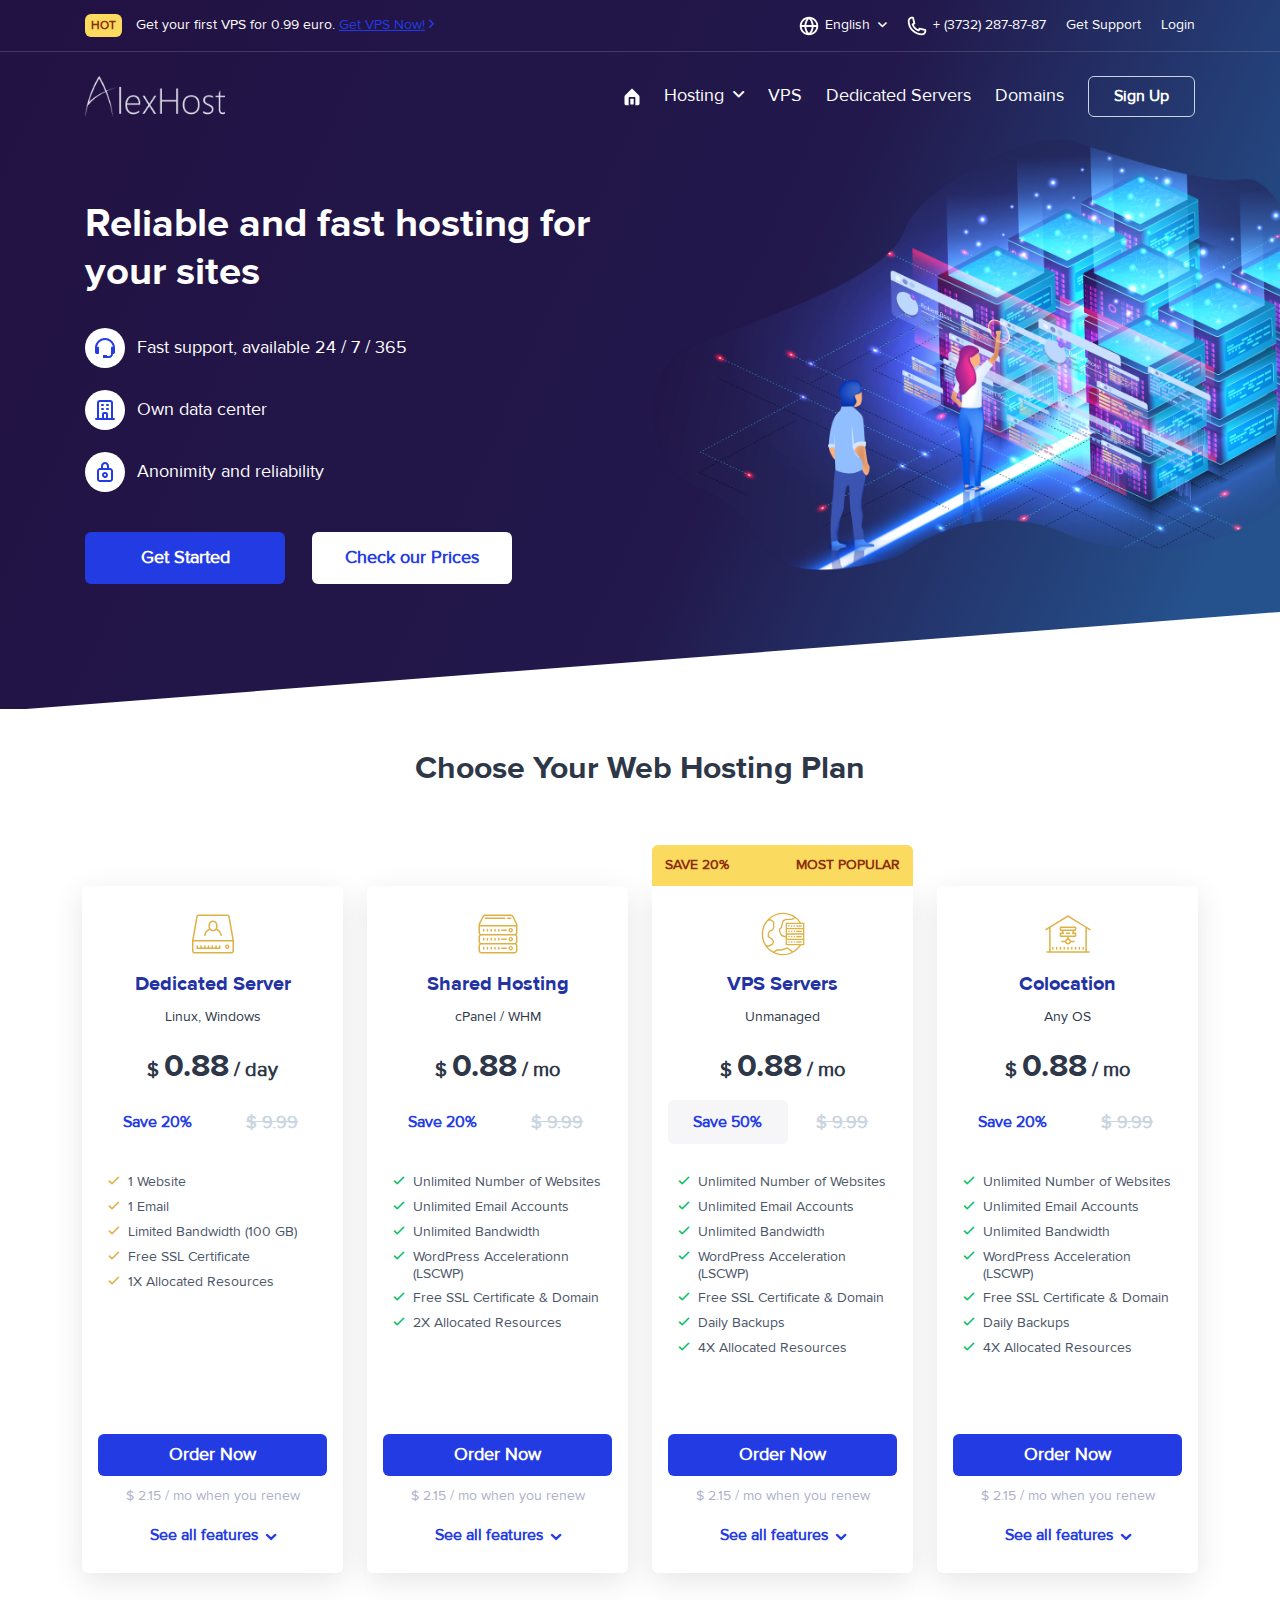
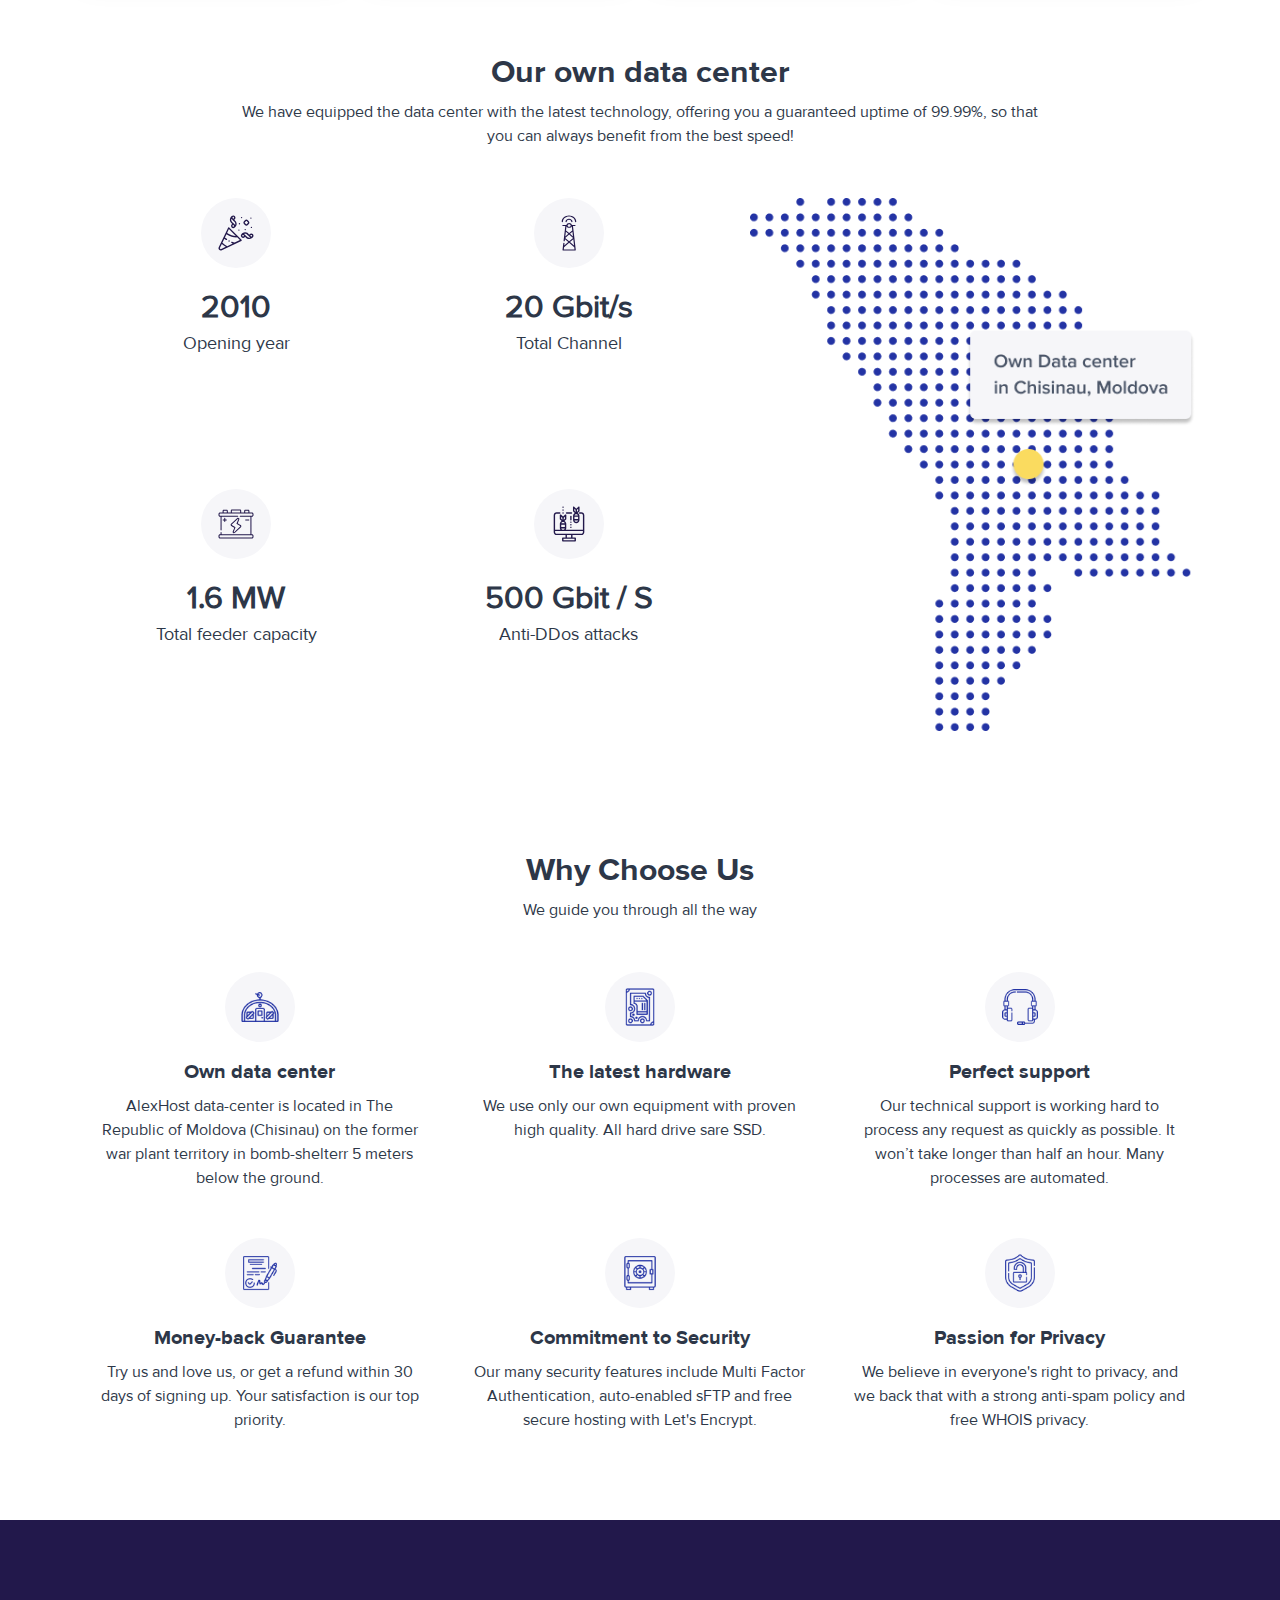
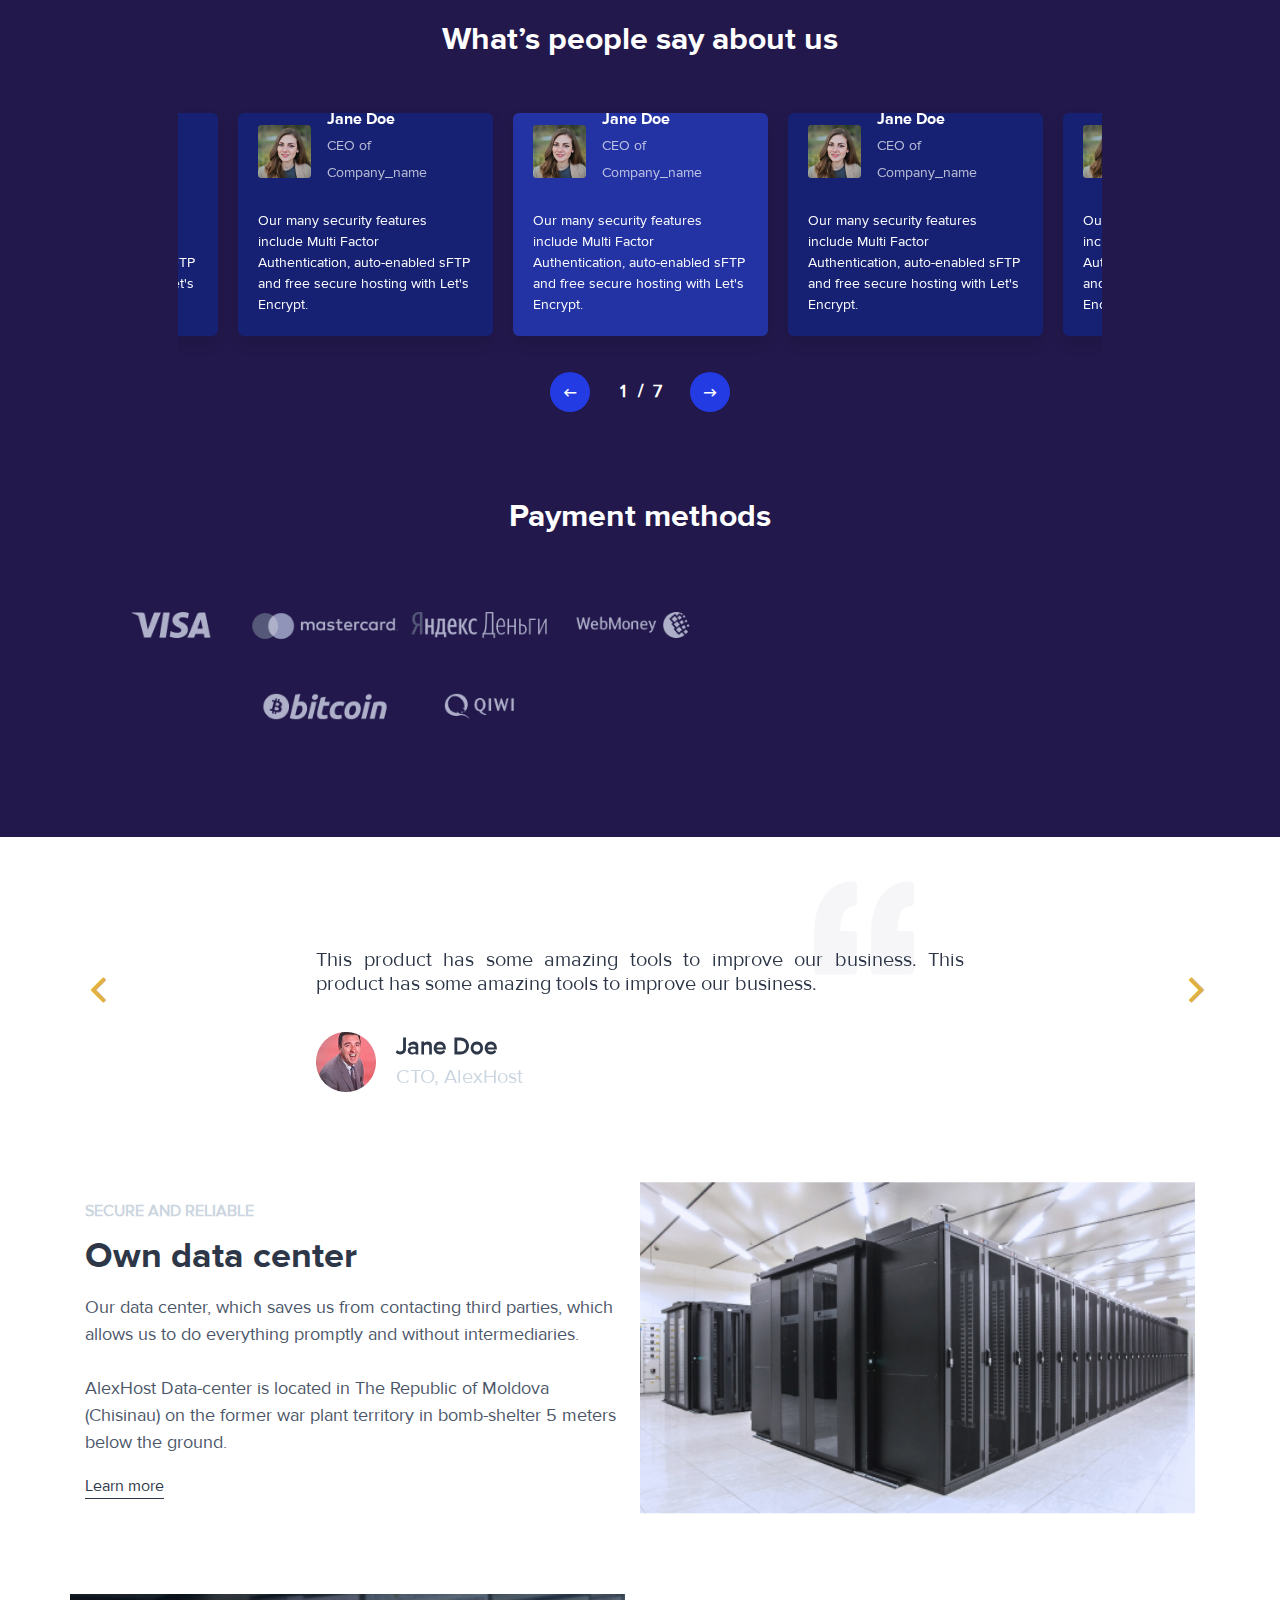
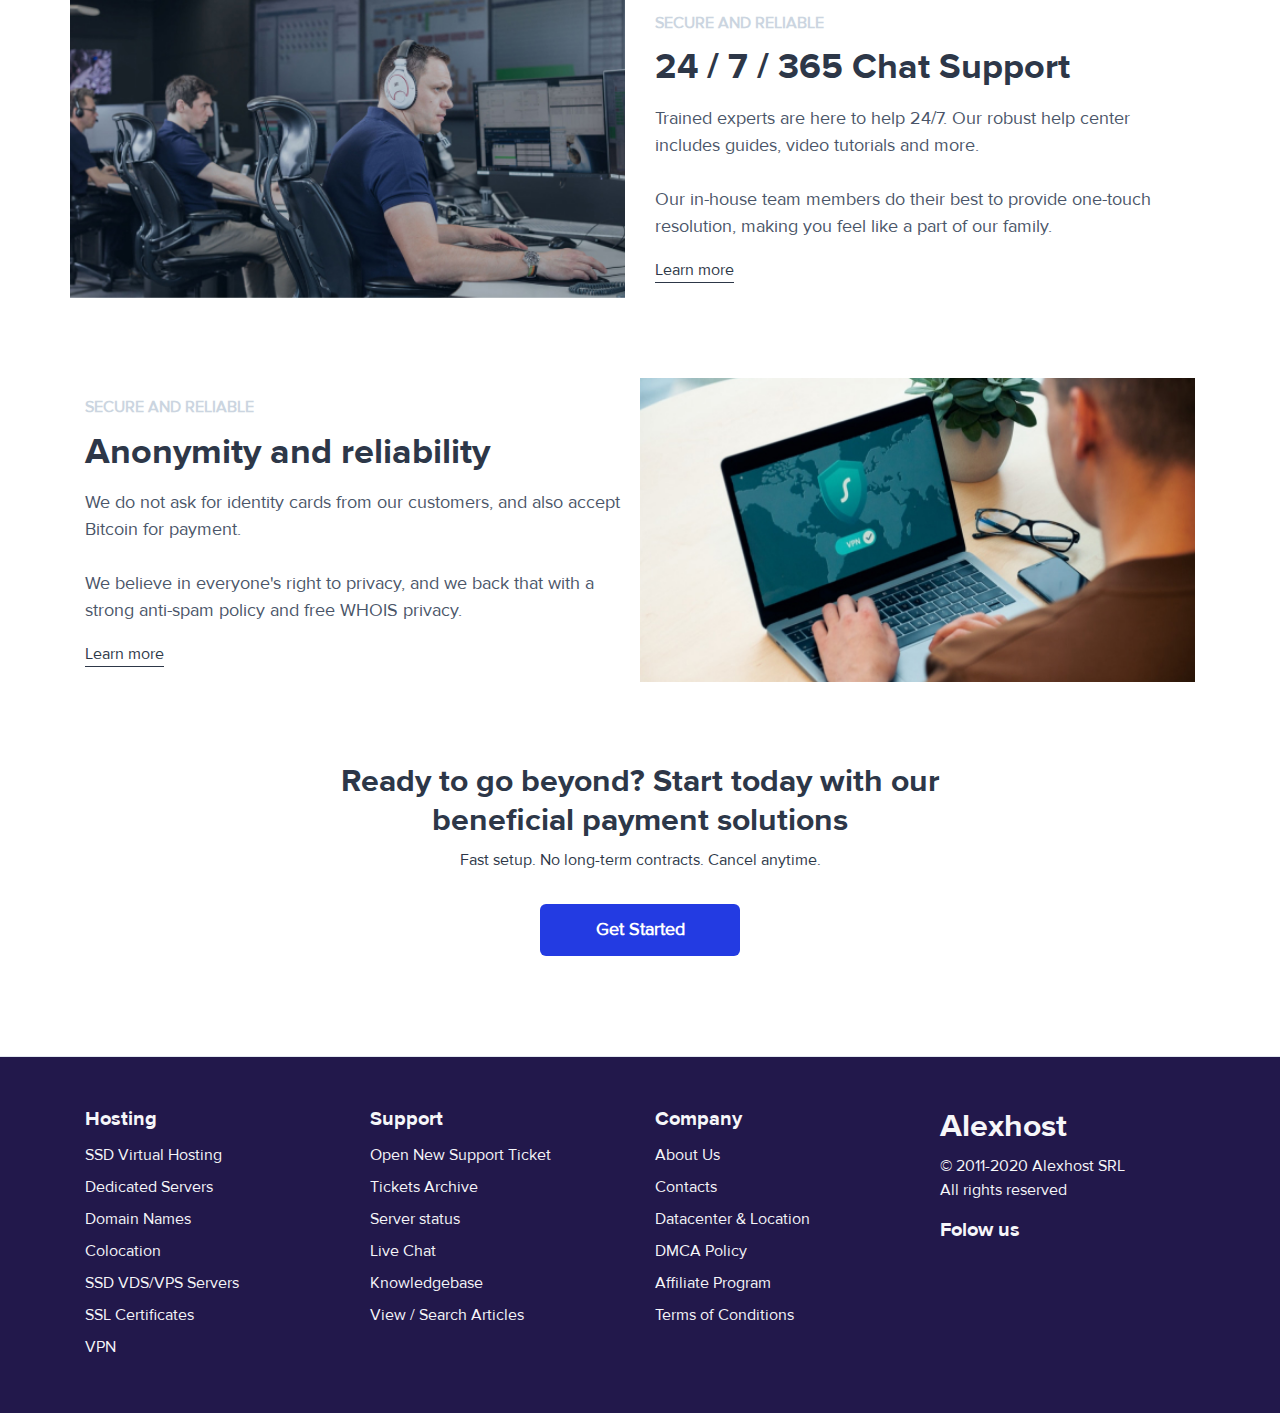
<file: index.html>
<!DOCTYPE html>
<html lang="ru">

<head>

	<meta charset="utf-8">
	<!-- <base href="/"> -->

	<title>Alex Host</title>
	<meta name="description" content="">

	<meta http-equiv="X-UA-Compatible" content="IE=edge">
	<meta name="viewport" content="width=device-width, initial-scale=1.0, user-scalable=no">
	
	<!-- Template Basic Images Start -->
	<meta property="og:image" content="path/to/image.jpg">
	<link rel="icon" href="img/favicon/favicon.ico">
	<link rel="apple-touch-icon" sizes="180x180" href="img/favicon/apple-touch-icon-180x180.png">
	<!-- Template Basic Images End -->
	
	<!-- Custom Browsers Color Start -->
	<meta name="theme-color" content="#000">
	<!-- Custom Browsers Color End -->
	<link rel="stylesheet" href="https://use.fontawesome.com/releases/v5.6.3/css/all.css" integrity="sha384-UHRtZLI+pbxtHCWp1t77Bi1L4ZtiqrqD80Kn4Z8NTSRyMA2Fd33n5dQ8lWUE00s/" crossorigin="anonymous">
	<link rel="stylesheet" href="css/main.min.css">

</head>

<body>

	<header>
		<div class="navbar navbar_contrast">
			<!-- 
				navbar_default - Используются темный цвет шрифтов, темный логотип.
				navbar_contrast - Используются светлые цвета шрифтов, белый логотип.
			-->	
			<div class="navbar-top">
				<div class="container">
					<div class="row">
						<div class="col-12 navbar-top__row">
							<div class="navbar-top__left navbar-hot" >
								<span class="navbar-hot__label">hot</span>
								<span >						
									Get your first VPS for 0.99 euro. <a href="#">Get VPS Now!</a>
								</span>
							</div>
							<!-- /.navbar__top-left -->
							<div class="navbar-top__right">
								<div class="navbar-top__item lang">
									<a href="#" class="select">English</a>
									<ul class="lang-list">
										<li class="lang-list__item lang-list__item_active"><a href="#">English</a></li>
										<!-- /.lang-list__item -->
										<li class="lang-list__item"><a href="#">Русский</a></li>
										<!-- /.lang-list__item -->
										<li class="lang-list__item"><a href="#">Українська</a></li>
										<!-- /.lang-list__item -->
									</ul>
									<!-- /.lang-list -->
								</div>
								<!-- /.navbar-top__item lang-->
								<a href="tel:+37322878787" class="navbar-top__item tel">+ (3732) 287-87-87</a>
								<!-- /.navbar-top__item -->
								<a href="#" class="navbar-top__item">Get Support</a>
								<!-- /.navbar-top__item -->
								<a href="#" class="navbar-top__item">Login</a>
								<!-- /.navbar-top__item -->
							</div>
							<!-- /.navbar__top-right -->
						</div>
						<!--.navbar-top__row -->	
					</div>
					<!-- /.row .navbar-top__row -->
				</div>
				<!-- /.container -->
					
			</div>
			<!-- /.navbar__top -->
			<div class="navbar-main">
				<div class="container">
					<div class="row ">
						<div class="col-12 navbar-main__row">
							<a href="index.html" class="logo">
								<img src="img/header/logo-black.png" alt="AlexHost" class="logo-black">
								<img src="img/header/logo-white.png" alt="AlexHost" class="logo-white">
							</a>
							<!-- /.logo -->
							<ul class="main-menu">
								<li>
									<a href="index.html">
										<img src="img/header/icons/home.svg" alt="Home" class="icon-white">
										<span>Home</span>
									</a>
								</li>
								<li class="carret">
									<a href="#">Hosting</a>
									<ul class="sub-menu">
										<li class="sub-menu__item">
											<a href="" class="sub-menu__link">
												<div class="sub-menu__item-icon">
													<img src="img/header/icons/submenu-1.png" alt="">
												</div>
												<!-- /.sub-menu__item-icon -->
												<div class="sub-menu__item-text">
													<span>Dedicated Server</span>
													<p>For small to medium websites.</p>
												</div>
											</a>
										</li>
										<!-- /.sub-menu__item -->
										<li class="sub-menu__item">
											<a href="" class="sub-menu__link">
												<div class="sub-menu__item-icon">
													<img src="img/header/icons/submenu-2.png" alt="">
												</div>
												<!-- /.sub-menu__item-icon -->
												<div class="sub-menu__item-text">
													<span>Shared Web Hosting</span>
													<p>For small to medium websites.</p>
												</div>
											</a>
										</li>
										<!-- /.sub-menu__item -->
										<li class="sub-menu__item">
											<a href="" class="sub-menu__link">
												<div class="sub-menu__item-icon">
													<img src="img/header/icons/submenu-3.png" alt="">
												</div>
												<!-- /.sub-menu__item-icon -->
												<div class="sub-menu__item-text">
													<span>VPS Servers</span>
													<p>For small to medium websites.</p>
												</div>
											</a>
										</li>
										<!-- /.sub-menu__item -->
										<li class="sub-menu__item">
											<a href="" class="sub-menu__link">
												<div class="sub-menu__item-icon">
													<img src="img/header/icons/submenu-4.png" alt="">
												</div>
												<!-- /.sub-menu__item-icon -->
												<div class="sub-menu__item-text">
													<span>Colocation</span>
													<p>For small to medium websites.</p>
												</div>
											</a>
										</li>
										<!-- /.sub-menu__item -->
									</ul>
								</li>
								<li><a href="#">VPS</a></li>
								<li><a href="#">Dedicated Servers</a></li>
								<li><a href="#">Domains</a></li>
								<li><a href="#" class="sign">Sign Up</a></li>
							</ul>
							<!-- /.main-menu -->
							<button class="burger">
								<span></span>
								<span></span>
								<span></span>
							</button>
						</div>
							
					</div>
					<!-- /.row navbar-main__row -->
				</div>
				<!-- /.container -->
			</div>
			<!-- /.navbar__main -->
		</div>
		<!-- /.navbar -->

		<div class="header-hero header-hero_home">
			<div class="container">
				<div class="row header-hero__row">
					<div class="col-md-7 col-lg-6">
						<div class="header-hero__content">
							<h1>Reliable and fast hosting for your sites</h1>
							<ul class="header-hero__list">
								<li class="header-hero__list-item">
									<div class="header-hero__list-icon">
										<img src="img/header/icons/list-icons/support.svg" alt="support">
									</div>
									<!-- /.header-hero__list-icon -->
									<span>Fast support, available 24 / 7 / 365</span>
								</li>
								<!-- /.header-hero__list-item -->
								<li class="header-hero__list-item">
									<div class="header-hero__list-icon">
										<img src="img/header/icons/list-icons/datacenter.svg" alt="datacenter">
									</div>
									<!-- /.header-hero__list-icon -->
									<span>Own data center</span>
								</li>
								<!-- /.header-hero__list-item -->
								<li class="header-hero__list-item">
									<div class="header-hero__list-icon">
										<img src="img/header/icons/list-icons/anonimity.svg" alt="anonimity">
									</div>
									<!-- /.header-hero__list-icon -->
									<span>Anonimity and reliability</span>
								</li>
								<!-- /.header-hero__list-item -->
							</ul>
							<!-- /.header-hero__list -->
							<div class="header-hero__button-group">
								<a href="#" class="theme-btn">Get Started</a>
								<a href="#" class="theme-btn theme-btn_light">Check our Prices</a>
							</div>
							<!-- /.header-hero__button-group -->
						</div>
						<!-- /.header-hero__content header-hero__content_left -->
					</div>
					<!-- /.col-md-6 -->
				</div>
				<!-- /.row -->
			</div>
			<!-- /.container -->
			<svg class="polygon-bottom" version="1.1"  width="100%" height="99px" xmlns="http://www.w3.org/2000/svg" xmlns:xlink="http://www.w3.org/1999/xlink"
			   xml:space="preserve" viewBox="0 0 100 100" preserveAspectRatio="none" >

				<polygon points="0,100 100,0 100,100"/>
			</svg>
		</div>
	</header>

	<div class="menu-mobile">
		<div class="menu-mobile__header">
			<div class="menu-mobile__logo">
				<img src="img/header/logo-black.png" alt="AlexHost">
			</div>
			<!-- /.menu-mobile__logo -->
			<button class="menu-mobile__close"><i class="fa fa-times"></i></button>
		</div>
		<!-- /.menu-mobile__header -->
		<div class="menu-mobile__authorisation">
			<a href="#" class="theme-btn theme-btn_light">Sign Up</a><a href="#" class="theme-btn theme-btn_light">Login</a>
		</div>
		<!-- /.menu-mobile__authorisation -->
		<ul class="menu-mobile__nav mobile-nav">
			<li><a href="#">Home</a></li>
			<li class="carret"><a href="#" >Hosting</a></li>
			<li><a href="#">VPS</a></li>
			<li><a href="#">Dedicated Servers</a></li>
			<li><a href="#">Domains</a></li>
		</ul>
		<!-- /.menu-mobile__nav -->
		<div class="menu-mobile__contacts">
			<div class="menu-mobile__contacts-tel">
				<a href="tel:+37322878787">+ (3732) 287-87-87</a>
			</div>
			<div class="menu-mobile__contacts-item">
				<div class="navbar-top__item lang">
					<a href="#" class="select">English</a>
					<ul class="lang-list">
						<li class="lang-list__item lang-list__item_active"><a href="#">English</a></li>
						<!-- /.lang-list__item -->
						<li class="lang-list__item"><a href="#">Русский</a></li>
						<!-- /.lang-list__item -->
						<li class="lang-list__item"><a href="#">Українська</a></li>
						<!-- /.lang-list__item -->
					</ul>
					<!-- /.lang-list -->
				</div>
			</div>
		</div>
		<!-- /.menu-mobile__contacts -->
		<div class="menu-mobile__hot">
			<div class="navbar-top__left navbar-hot" >
				<span class="navbar-hot__label">hot</span>
				<span >						
					Get your first VPS for 0.99 euro. <a href="#">Get VPS Now!</a>
				</span>
			</div>
		</div>
		<!-- /.menu-mobile__hot -->
	</div>
	<!-- /.menu-mobile -->

	<section class="hostplan">
		<div class="container">
			<div class="row section__header">
				<div class="col-12">
					<h2>Choose Your Web Hosting Plan</h2>
				</div>
			</div>
			<!-- /.row section__header -->
			<div class="row section__content hostplan__content">
				<div class="col-lg-3 col-sm-6 hostplan-item">
					<div class="hostplan-item__content">
						<div class="hostplan__icon"><img src="img/hostplan/dedicated-server.svg" alt="dedicated-server"></div>
						<!-- /.hostplan__icon -->
						<h4 class="hostplan__name">Dedicated Server</h4>
						<!-- /.hostplan__name -->
						<span class="hostplan__tags">Linux, Windows</span>
						<span class="hostplan__cost">$ <b>0.88</b> / day</span>
						<div class="hostplan__save">
							<span class="save-percent">Save 20%</span>
							<span class="old-cost">$ 9.99</span>
						</div>
						<!-- /.hostplan__save -->
						<ul class="hostplan__config">
							<li class="accent">1 Website</li>
							<li class="accent">1 Email</li>
							<li class="accent">Limited Bandwidth (100 GB)</li>
							<li class="accent">Free SSL Certificate</li>
							<li class="accent">1X Allocated Resources</li>
						</ul>
						<!-- /.hostplan__config -->
						<div class="hostplan__bottom">
							<a href="#" class="theme-btn hostplan__btn">Order Now</a>
							<span class="hostplan__renew">$ 2.15 / mo when you renew</span>
							<a href="#" class="hostplan__more carret">See all features</a>
						</div>
						<!-- /.hostplan__bottom -->
							
					</div>
					<!-- /.hostplan-item__content -->
				</div>
				<!-- /.col-md-3 hostplan-item -->
				<div class="col-lg-3 col-sm-6 hostplan-item">
					<div class="hostplan-item__content">
						<div class="hostplan__icon"><img src="img/hostplan/shared-hosting.svg" alt="shared-hosting"></div>
						<!-- /.hostplan__icon -->
						<h4 class="hostplan__name">Shared Hosting</h4>
						<!-- /.hostplan__name -->
						<span class="hostplan__tags">cPanel / WHM</span>
						<span class="hostplan__cost">$ <b>0.88</b> / mo</span>
						<div class="hostplan__save">
							<span class="save-percent">Save 20%</span>
							<span class="old-cost">$ 9.99</span>
						</div>
						<!-- /.hostplan__save -->
						<ul class="hostplan__config">
							<li>Unlimited Number of Websites</li>
							<li>Unlimited Email Accounts</li>
							<li>Unlimited Bandwidth</li>
							<li>WordPress Accelerationn (LSCWP)</li>
							<li>Free SSL Certificate & Domain</li>
							<li>2X Allocated Resources</li>
						</ul>
						<!-- /.hostplan__config -->
						<div class="hostplan__bottom">
							<a href="#" class="theme-btn hostplan__btn">Order Now</a>
							<span class="hostplan__renew">$ 2.15 / mo when you renew</span>
							<a href="#" class="hostplan__more carret">See all features</a>
						</div>
						<!-- /.hostplan__bottom -->
					</div>
					<!-- /.hostplan-item__content -->
				</div>
				<!-- /.col-md-3 hostplan-item -->
				<div class="col-lg-3 col-sm-6 hostplan-item hostplan-item_most-popular">
					<div class="hostplan-item__content">
						<div class="hostplan-item__label">
							<span>SAVE 20%</span>
							<span>MOST POPULAR</span>
						</div>
						<div class="hostplan__icon"><img src="img/hostplan/vps.svg" alt="VPS"></div>
						<!-- /.hostplan__icon -->
						<h4 class="hostplan__name">VPS Servers</h4>
						<!-- /.hostplan__name -->
						<span class="hostplan__tags">Unmanaged</span>
						<span class="hostplan__cost">$ <b>0.88</b> / mo</span>
						<div class="hostplan__save">
							<span class="save-percent save-percent_bg">Save 50%</span>
							<span class="old-cost">$ 9.99</span>
						</div>
						<!-- /.hostplan__save -->
						<ul class="hostplan__config">
							<li>Unlimited Number of Websites</li>
							<li>Unlimited Email Accounts</li>
							<li>Unlimited Bandwidth</li>
							<li>WordPress Acceleration (LSCWP)</li>
							<li>Free SSL Certificate & Domain</li>
							<li>Daily Backups</li>
							<li>4X Allocated Resources</li>
						</ul>
						<!-- /.hostplan__config -->
						<div class="hostplan__bottom">
							<a href="#" class="theme-btn hostplan__btn">Order Now</a>
							<span class="hostplan__renew">$ 2.15 / mo when you renew</span>
							<a href="#" class="hostplan__more carret">See all features</a>
						</div>
						<!-- /.hostplan__bottom -->
					</div>
					<!-- /.hostplan-item__content -->
				</div>
				<!-- /.col-md-3 hostplan-item -->
				<div class="col-lg-3 col-sm-6 hostplan-item">
					<div class="hostplan-item__content">
						<div class="hostplan__icon"><img src="img/hostplan/colocation.svg" alt="colocation"></div>
						<!-- /.hostplan__icon -->
						<h4 class="hostplan__name">Colocation</h4>
						<!-- /.hostplan__name -->
						<span class="hostplan__tags">Any OS</span>
						<span class="hostplan__cost">$ <b>0.88</b> / mo</span>
						<div class="hostplan__save">
							<span class="save-percent">Save 20%</span>
							<span class="old-cost">$ 9.99</span>
						</div>
						<!-- /.hostplan__save -->
						<ul class="hostplan__config">
							<li>Unlimited Number of Websites</li>
							<li>Unlimited Email Accounts</li>
							<li>Unlimited Bandwidth</li>
							<li>WordPress Acceleration (LSCWP)</li>
							<li>Free SSL Certificate & Domain</li>
							<li>Daily Backups</li>
							<li>4X Allocated Resources</li>
						</ul>
						<!-- /.hostplan__config -->
						<div class="hostplan__bottom">
							<a href="#" class="theme-btn hostplan__btn">Order Now</a>
							<span class="hostplan__renew">$ 2.15 / mo when you renew</span>
							<a href="#" class="hostplan__more carret">See all features</a>
						</div>
						<!-- /.hostplan__bottom -->
					</div>
					<!-- /.hostplan-item__content -->
				</div>
				<!-- /.col-md-3 hostplan-item -->
			</div>
			<!-- /.row section__content -->
		</div>
		<!-- /.container -->
	</section>
	<!-- /.hostplan -->

	<section class="datacenter">
		<div class="container">
			<div class="row section__header">
				<div class="col-12 col-md-9 ">
					<h2>Our own data center</h2>
					<p>We have equipped the data center with the latest technology, offering you a guaranteed uptime of 99.99%, so that you can always benefit from the best speed!</p>
				</div>
				<!-- /.col-12 -->
			</div>
			<!-- /.row section__header -->
			<div class="row section__content">
				<div class="col-md-7 datacenter__content">
					<div class="row">
						<div class="col-6 datacenter__item">
							<div class="datacenter__item-icon">
								<img src="img/datacenter/icons/party.svg" alt="">
							</div>
							<!-- /.datacenter__item-icon -->
							<h3 class="datacenter__item-title">2010</h3>
							<!-- /.datacenter__item-title -->
							<span class="datacenter__item-description">Opening year</span>
						</div>
						<!-- /.col-md-6 datacenter__item -->
						<div class="col-6 datacenter__item">
							<div class="datacenter__item-icon">
								<img src="img/datacenter/icons/total.svg" alt="Total Channel">
							</div>
							<!-- /.datacenter__item-icon -->
							<h3 class="datacenter__item-title">20 Gbit/s</h3>
							<!-- /.datacenter__item-title -->
							<span class="datacenter__item-description">Total Channel</span>
						</div>
						<!-- /.col-md-6 datacenter__item -->
						<div class="col-6 datacenter__item">
							<div class="datacenter__item-icon">
								<img src="img/datacenter/icons/capacity.svg" alt="Total feeder capacity">
							</div>
							<!-- /.datacenter__item-icon -->
							<h3 class="datacenter__item-title">1.6 MW</h3>
							<!-- /.datacenter__item-title -->
							<span class="datacenter__item-description">Total feeder capacity</span>
						</div>
						<!-- /.col-md-6 datacenter__item -->
						<div class="col-6 datacenter__item">
							<div class="datacenter__item-icon">
								<img src="img/datacenter/icons/ddos.svg" alt="Anti-DDos attacks">
							</div>
							<!-- /.datacenter__item-icon -->
							<h3 class="datacenter__item-title">500 Gbit / S</h3>
							<!-- /.datacenter__item-title -->
							<span class="datacenter__item-description">Anti-DDos attacks</span>
						</div>
						<!-- /.col-md-6 datacenter__item -->
					</div>
					<!-- /.row -->
				</div>
				<!-- /.col-md-7 datacenter__content -->
				<div class="col-md-5 datacenter__map"><img src="img/datacenter/map.png" alt="datacenter"></div>
				<!-- /.col-md-5 datacenter__map -->
			</div>
			<!-- /.row section__content -->
		</div>
		<!-- /.container -->
	</section>
	<!-- /.datacenter -->


	<section class="choose">
		<div class="container">
			<div class="row section__header">
				<div class="col-12">
					<h2>Why Choose Us</h2>
					<p>We guide you through all the way</p>
				</div>
				<!-- /.col-12 -->
			</div>
			<!-- /.row section__header -->
			<div class="row section__content">
				<div class="col-sm-4 choose__item">
					<div class="choose__icon"><img src="img/choose/1.png" alt="choose-1"></div>
					<!-- /.choose__icon -->
					<h4 class="choose__title">Own data center</h4>
					<!-- /.choose__title -->
					<p>AlexHost data-center is located in The Republic of Moldova (Chisinau) on the former war plant territory in bomb-shelterr 5 meters below the ground.</p>
				</div>
				<!-- /.col-sm-4 choose__item -->
				<div class="col-sm-4 choose__item">
					<div class="choose__icon"><img src="img/choose/2.png" alt="choose-2"></div>
					<!-- /.choose__icon -->
					<h4 class="choose__title">The latest hardware</h4>
					<!-- /.choose__title -->
					<p>We use only our own equipment with proven high quality. All hard drive sare SSD.</p>
				</div>
				<!-- /.col-sm-4 choose__item -->
				<div class="col-sm-4 choose__item">
					<div class="choose__icon"><img src="img/choose/3.png" alt="choose-3"></div>
					<!-- /.choose__icon -->
					<h4 class="choose__title">Perfect support</h4>
					<!-- /.choose__title -->
					<p>Our technical support is working hard to process any request as quickly as possible. It won’t take longer than half an hour. Many processes are automated.</p>
				</div>
				<!-- /.col-sm-4 choose__item -->
				<div class="col-sm-4 choose__item">
					<div class="choose__icon"><img src="img/choose/4.png" alt="choose-4"></div>
					<!-- /.choose__icon -->
					<h4 class="choose__title">Money-back Guarantee</h4>
					<!-- /.choose__title -->
					<p>Try us and love us, or get a refund within 30 days of signing up. Your satisfaction is our top priority.</p>
				</div>
				<!-- /.col-sm-4 choose__item -->
				<div class="col-sm-4 choose__item">
					<div class="choose__icon"><img src="img/choose/5.png" alt="choose-5"></div>
					<!-- /.choose__icon -->
					<h4 class="choose__title">Commitment to Security</h4>
					<!-- /.choose__title -->
					<p>Our many security features include Multi Factor Authentication, auto-enabled sFTP and free secure hosting with Let's Encrypt.</p>
				</div>
				<!-- /.col-sm-4 choose__item -->
				<div class="col-sm-4 choose__item">
					<div class="choose__icon"><img src="img/choose/6.png" alt="choose-6"></div>
					<!-- /.choose__icon -->
					<h4 class="choose__title">Passion for Privacy</h4>
					<!-- /.choose__title -->
					<p>We believe in everyone's right to privacy, and we back that with a strong anti-spam policy and free WHOIS privacy.</p>
				</div>
				<!-- /.col-sm-4 choose__item -->
			</div>
			<!-- /.row section__content -->
		</div>
		<!-- /.container -->
	</section>
	<!-- /.choose -->

	<section class="feedback section_dark">
		<div class="container">
			<div class="row section__header">
				<div class="col-12">
					<h2>What’s people say about us</h2>
				</div>
			</div>
			<!-- /.row section__header -->
		</div>
		<!-- /.container -->
		<div class="container-fluid">
			<div class="row">
				<div class="section__content feedback__content">
					<div class="feedback-item">
						<div class="feedback-item__header user">
							<div class="user__photo">
								<img src="img/feedback/user.png" alt="user">
							</div>
							<!-- /.feedback-item__user-photo -->
							<div class="user__info">
								<h5 class="user__name">Jane Doe</h5>
								<span class="user__prof">CEO of Company_name</span>
							</div>
							<!-- /.feedback-item__user-info -->
						</div>
						<!-- /.feedback-item__header -->
						<div class="feedback-item__content">
							<p>Our many security features include Multi Factor Authentication, auto-enabled sFTP and free secure hosting with Let's Encrypt.</p>
						</div>
						<!-- /.feedback-item__content -->
					</div>
					<!-- /.feedback-item -->

					<div class="feedback-item">
						<div class="feedback-item__header user">
							<div class="user__photo">
								<img src="img/feedback/user.png" alt="user">
							</div>
							<!-- /.feedback-item__user-photo -->
							<div class="user__info">
								<h5 class="user__name">Jane Doe</h5>
								<span class="user__prof">CEO of Company_name</span>
							</div>
							<!-- /.feedback-item__user-info -->
						</div>
						<!-- /.feedback-item__header -->
						<div class="feedback-item__content">
							<p>Our many security features include Multi Factor Authentication, auto-enabled sFTP and free secure hosting with Let's Encrypt.</p>
						</div>
						<!-- /.feedback-item__content -->
					</div>
					<!-- /.feedback-item -->

					<div class="feedback-item">
						<div class="feedback-item__header user">
							<div class="user__photo">
								<img src="img/feedback/user.png" alt="user">
							</div>
							<!-- /.feedback-item__user-photo -->
							<div class="user__info">
								<h5 class="user__name">Jane Doe</h5>
								<span class="user__prof">CEO of Company_name</span>
							</div>
							<!-- /.feedback-item__user-info -->
						</div>
						<!-- /.feedback-item__header -->
						<div class="feedback-item__content">
							<p>Our many security features include Multi Factor Authentication, auto-enabled sFTP and free secure hosting with Let's Encrypt.</p>
						</div>
						<!-- /.feedback-item__content -->
					</div>
					<!-- /.feedback-item -->

					<div class="feedback-item">
						<div class="feedback-item__header user">
							<div class="user__photo">
								<img src="img/feedback/user.png" alt="user">
							</div>
							<!-- /.feedback-item__user-photo -->
							<div class="user__info">
								<h5 class="user__name">Jane Doe</h5>
								<span class="user__prof">CEO of Company_name</span>
							</div>
							<!-- /.feedback-item__user-info -->
						</div>
						<!-- /.feedback-item__header -->
						<div class="feedback-item__content">
							<p>Our many security features include Multi Factor Authentication, auto-enabled sFTP and free secure hosting with Let's Encrypt.</p>
						</div>
						<!-- /.feedback-item__content -->
					</div>
					<!-- /.feedback-item -->

					<div class="feedback-item">
						<div class="feedback-item__header user">
							<div class="user__photo">
								<img src="img/feedback/user.png" alt="user">
							</div>
							<!-- /.feedback-item__user-photo -->
							<div class="user__info">
								<h5 class="user__name">Jane Doe</h5>
								<span class="user__prof">CEO of Company_name</span>
							</div>
							<!-- /.feedback-item__user-info -->
						</div>
						<!-- /.feedback-item__header -->
						<div class="feedback-item__content">
							<p>Our many security features include Multi Factor Authentication, auto-enabled sFTP and free secure hosting with Let's Encrypt.</p>
						</div>
						<!-- /.feedback-item__content -->
					</div>
					<!-- /.feedback-item -->

					<div class="feedback-item">
						<div class="feedback-item__header user">
							<div class="user__photo">
								<img src="img/feedback/user.png" alt="user">
							</div>
							<!-- /.feedback-item__user-photo -->
							<div class="user__info">
								<h5 class="user__name">Jane Doe</h5>
								<span class="user__prof">CEO of Company_name</span>
							</div>
							<!-- /.feedback-item__user-info -->
						</div>
						<!-- /.feedback-item__header -->
						<div class="feedback-item__content">
							<p>Our many security features include Multi Factor Authentication, auto-enabled sFTP and free secure hosting with Let's Encrypt.</p>
						</div>
						<!-- /.feedback-item__content -->
					</div>
					<!-- /.feedback-item -->

					<div class="feedback-item">
						<div class="feedback-item__header user">
							<div class="user__photo">
								<img src="img/feedback/user.png" alt="user">
							</div>
							<!-- /.feedback-item__user-photo -->
							<div class="user__info">
								<h5 class="user__name">Jane Doe</h5>
								<span class="user__prof">CEO of Company_name</span>
							</div>
							<!-- /.feedback-item__user-info -->
						</div>
						<!-- /.feedback-item__header -->
						<div class="feedback-item__content">
							<p>Our many security features include Multi Factor Authentication, auto-enabled sFTP and free secure hosting with Let's Encrypt.</p>
						</div>
						<!-- /.feedback-item__content -->
					</div>
					<!-- /.feedback-item -->
				</div>
			<!-- /section__content feedback__content-->
			<div class="feedback-carousel-controls">
				<button class="feedback-carousel-arrow feedback-carousel-prev ">
					
				</button>
				<div class="feedback-carousel-counter">
					<span class="feedback-carousel-current">1</span> / <span class="feedback-carousel-full">8</span>
				</div>
				<button class="feedback-carousel-arrow feedback-carousel-next">
					
				</button>
			</div>
			<!-- /.feedback-carousel-controls -->
			</div>
		</div>
		<!-- /.container-fluid -->		
	</section>
	<!-- /.feedback -->

	<section class="payment section_dark">
		<div class="container">
			<div class="row section__header">
				<div class="col-12">
					<h2>Payment methods</h2>
				</div>
			</div>
			<!-- /.row section__header -->
			<div class="row section__content">
				<div class="col-12 col-md-7 payment__list">
					<a href="#" class="payment__link"><img src="img/payment/1.png" alt="payment-1"></a>
					<a href="#" class="payment__link"><img src="img/payment/2.png" alt="payment-2"></a>
					<a href="#" class="payment__link"><img src="img/payment/3.png" alt="payment-3"></a>
					<a href="#" class="payment__link"><img src="img/payment/4.png" alt="payment-4"></a>
					<a href="#" class="payment__link"><img src="img/payment/5.png" alt="payment-5"></a>
					<a href="#" class="payment__link"><img src="img/payment/6.png" alt="payment-6"></a>
				</div>
			</div>
			<!-- /.row section__content -->
		</div>
		<!-- /.container -->
	</section>
	<!-- /.payment -->

	<section class="quote">
		<div class="container quote__container">			
			<!-- /.row section__header -->
			<button class="quote-arrow quote-arrow-prev"></button>
			<div class="quote__content section__content">
				<div class="quote__item">
					<p>This product has some amazing tools to improve our business. This product has some amazing tools to improve our business.</p>
					<div class="quote-author">
						<div class="quote-author__photo">
							<img src="img/quote/user.png" alt="user">
						</div>
						<!-- /.quote-author__photo -->
						<div class="quote-author__info">
							<a href="#" class="quote-author__name">Jane Doe</a>
							<span class="quote-author__prof">CTO, AlexHost</span>
						</div>
						<!-- /.quote-author__info -->
					</div>
					<!-- /.quote-author -->
				</div>
				<!-- /.quote__item -->
				<div class="quote__item">
					<p>This product has some amazing tools to improve our business. This product has some amazing tools to improve our business.</p>
					<div class="quote-author">
						<div class="quote-author__photo">
							<img src="img/quote/user.png" alt="user">
						</div>
						<!-- /.quote-author__photo -->
						<div class="quote-author__info">
							<a href="#" class="quote-author__name">Jane Doe</a>
							<span class="quote-author__prof">CTO, AlexHost</span>
						</div>
						<!-- /.quote-author__info -->
					</div>
					<!-- /.quote-author -->
				</div>
				<!-- /.quote__item -->
				<div class="quote__item">
					<p>This product has some amazing tools to improve our business. This product has some amazing tools to improve our business.</p>
					<div class="quote-author">
						<div class="quote-author__photo">
							<img src="img/quote/user.png" alt="user">
						</div>
						<!-- /.quote-author__photo -->
						<div class="quote-author__info">
							<a href="#" class="quote-author__name">Jane Doe</a>
							<span class="quote-author__prof">CTO, AlexHost</span>
						</div>
						<!-- /.quote-author__info -->
					</div>
					<!-- /.quote-author -->
				</div>
				<!-- /.quote__item -->
				<div class="quote__item">
					<p>This product has some amazing tools to improve our business. This product has some amazing tools to improve our business.</p>
					<div class="quote-author">
						<div class="quote-author__photo">
							<img src="img/quote/user.png" alt="user">
						</div>
						<!-- /.quote-author__photo -->
						<div class="quote-author__info">
							<a href="#" class="quote-author__name">Jane Doe</a>
							<span class="quote-author__prof">CTO, AlexHost</span>
						</div>
						<!-- /.quote-author__info -->
					</div>
					<!-- /.quote-author -->
				</div>
				<!-- /.quote__item -->
			</div>
			<!-- /.row section__content -->
			<button class="quote-arrow quote-arrow-next"></button>
		</div>
		<!-- /.container -->
	</section>
	<!-- /.quote -->

	<section class="blog">
		<div class="container">			
			<div class="row blog__row">
				<div class="col-md-6 blog__image">
					<div class="blog__image-box">
						<img src="img/blog/article-1.jpg" alt="article-1">
					</div>
					<!-- /.blog__image-box -->

					
				</div>
				<!-- /.col-md-6 blog__image -->
				<div class="col-md-6 blog__post-info">
					<span class="blog__suptitle">secure and reliable</span>
					<h3 class="blog__title">Own data center</h3>
					<!-- /.blog__title -->
					<p class="blog__short-info">Our data center, which saves us from contacting third parties, which allows us to do everything promptly and without intermediaries.<br><br>
					AlexHost Data-center is located in The Republic of Moldova (Chisinau) on the former war plant territory in bomb-shelter 5 meters below the ground.</p>
					<!-- /.blog__short-info -->
					<a href="#" class="blog__more">Learn more</a>
				</div>
				<!-- /.col-md-6 blog__post-info -->
			</div>
			<!-- /.row blog__row -->
			<div class="row blog__row">
				<div class="col-md-6 blog__image">
					<div class="blog__image-box">
						<img src="img/blog/article-2.jpg" alt="article-2">
					</div>
					<!-- /.blog__image-box -->

					
				</div>
				<!-- /.col-md-6 blog__image -->
				<div class="col-md-6 blog__post-info">
					<span class="blog__suptitle">secure and reliable</span>
					<h3 class="blog__title">24 / 7 / 365 Chat Support</h3>
					<!-- /.blog__title -->
					<p class="blog__short-info">Trained experts are here to help 24/7. Our robust help center includes guides, video tutorials and more.<br><br>
					Our in-house team members do their best to provide one-touch resolution, making you feel like a part of our family.</p>
					<!-- /.blog__short-info -->
					<a href="#" class="blog__more">Learn more</a>
				</div>
				<!-- /.col-md-6 blog__post-info -->
			</div>
			<!-- /.row blog__row -->
			<div class="row blog__row">
				<div class="col-md-6 blog__image">
					<div class="blog__image-box">
						<img src="img/blog/article-3.jpg" alt="article-3">
					</div>
					<!-- /.blog__image-box -->
					
					
				</div>
				<!-- /.col-md-6 blog__image -->
				<div class="col-md-6 blog__post-info">
					<span class="blog__suptitle">secure and reliable</span>
					<h3 class="blog__title">Anonymity and reliability</h3>
					<!-- /.blog__title -->
					<p class="blog__short-info">We do not ask for identity cards from our customers, and also accept Bitcoin for payment. <br><br>We believe in everyone's right to privacy, and we back that with a strong anti-spam policy and free WHOIS privacy.</p>
					<!-- /.blog__short-info -->
					<a href="#" class="blog__more">Learn more</a>
				</div>
				<!-- /.col-md-6 blog__post-info -->
			</div>
			<!-- /.row blog__row -->
		</div>
		<!-- /.container -->
	</section>
	<!-- /.blog -->

	<section class="start">
		<div class="container">
			<div class="row section__header">
				<div class="col-12">
					<h2>Ready to go beyond? Start today with our<br>beneficial payment solutions</h2>
					<p>Fast setup. No long-term contracts. Cancel anytime.</p>
				</div>
			</div>
			<!-- /.row section__header -->
			<div class="row start__content section__content">
				<a href="#" class="theme-btn">Get Started</a>
			</div>
			<!-- /.row section__content -->
		</div>
		<!-- /.container -->
	</section>
	<!-- /.start -->

	

	<footer class="footer_contrast">
		<div class="container">
			<div class="row">
				<div class="col-lg-3 col-md-4">
					<h4>Hosting</h4>
					<ul>
						<li><a href="#">SSD Virtual Hosting</a></li>
						<li><a href="#">Dedicated Servers</a></li>
						<li><a href="#">Domain Names</a></li>
						<li><a href="#">Colocation</a></li>
						<li><a href="#">SSD VDS/VPS Servers</a></li>
						<li><a href="#">SSL Certificates</a></li>
						<li><a href="#">VPN</a></li>
					</ul>
				</div>
				<!-- /.col-md-3 -->
				<div class="col-lg-3 col-md-4">
					<h4>Support</h4>
					<ul>
						<li><a href="#">Open New Support Ticket</a></li>
						<li><a href="#">Tickets Archive</a></li>
						<li><a href="#">Server status</a></li>
						<li><a href="#">Live Chat</a></li>
						<li><a href="#">Knowledgebase</a></li>
						<li><a href="#">View / Search Articles</a></li>
					</ul>
				</div>
				<!-- /.col-md-3 -->
				<div class="col-lg-3 col-md-4">
					<h4>Company</h4>
					<ul>
						<li><a href="#">About Us</a></li>
						<li><a href="#">Contacts</a></li>
						<li><a href="#">Datacenter & Location</a></li>
						<li><a href="#">DMCA Policy</a></li>
						<li><a href="#">Affiliate Program</a></li>
						<li><a href="#">Terms of Conditions</a></li>
					</ul>
				</div>
				<!-- /.col-md-3 -->
				<div class="col-lg-3 col-md-12">
					<div class="row">
						<div class="col-md-6 col-lg-12">
							<h2>Alexhost</h2>
							<p>© 2011-2020 Alexhost SRL<br>All rights reserved</p>
						</div>
						<div class="col-md-6 col-lg-12 footer__social">
								<h4>Folow us</h4>
								<div class="footer__social-list">
									<a href="#"><i class="fa fa-instagram"></i></a>
									<a href="#"><i class="fa fa-instagram"></i></a>
									<a href="#"><i class="fa fa-instagram"></i></a>
								</div>
							</div>
					</div>
							
							
				</div>
				<!-- /.col-md-3 -->
			</div>
			<!-- /.row -->
		</div>
		<!-- /.container -->
	</footer>
	<!-- /.footer_contrast -->

	

	<script src="js/scripts.min.js"></script>

</body>
</html>
</file>
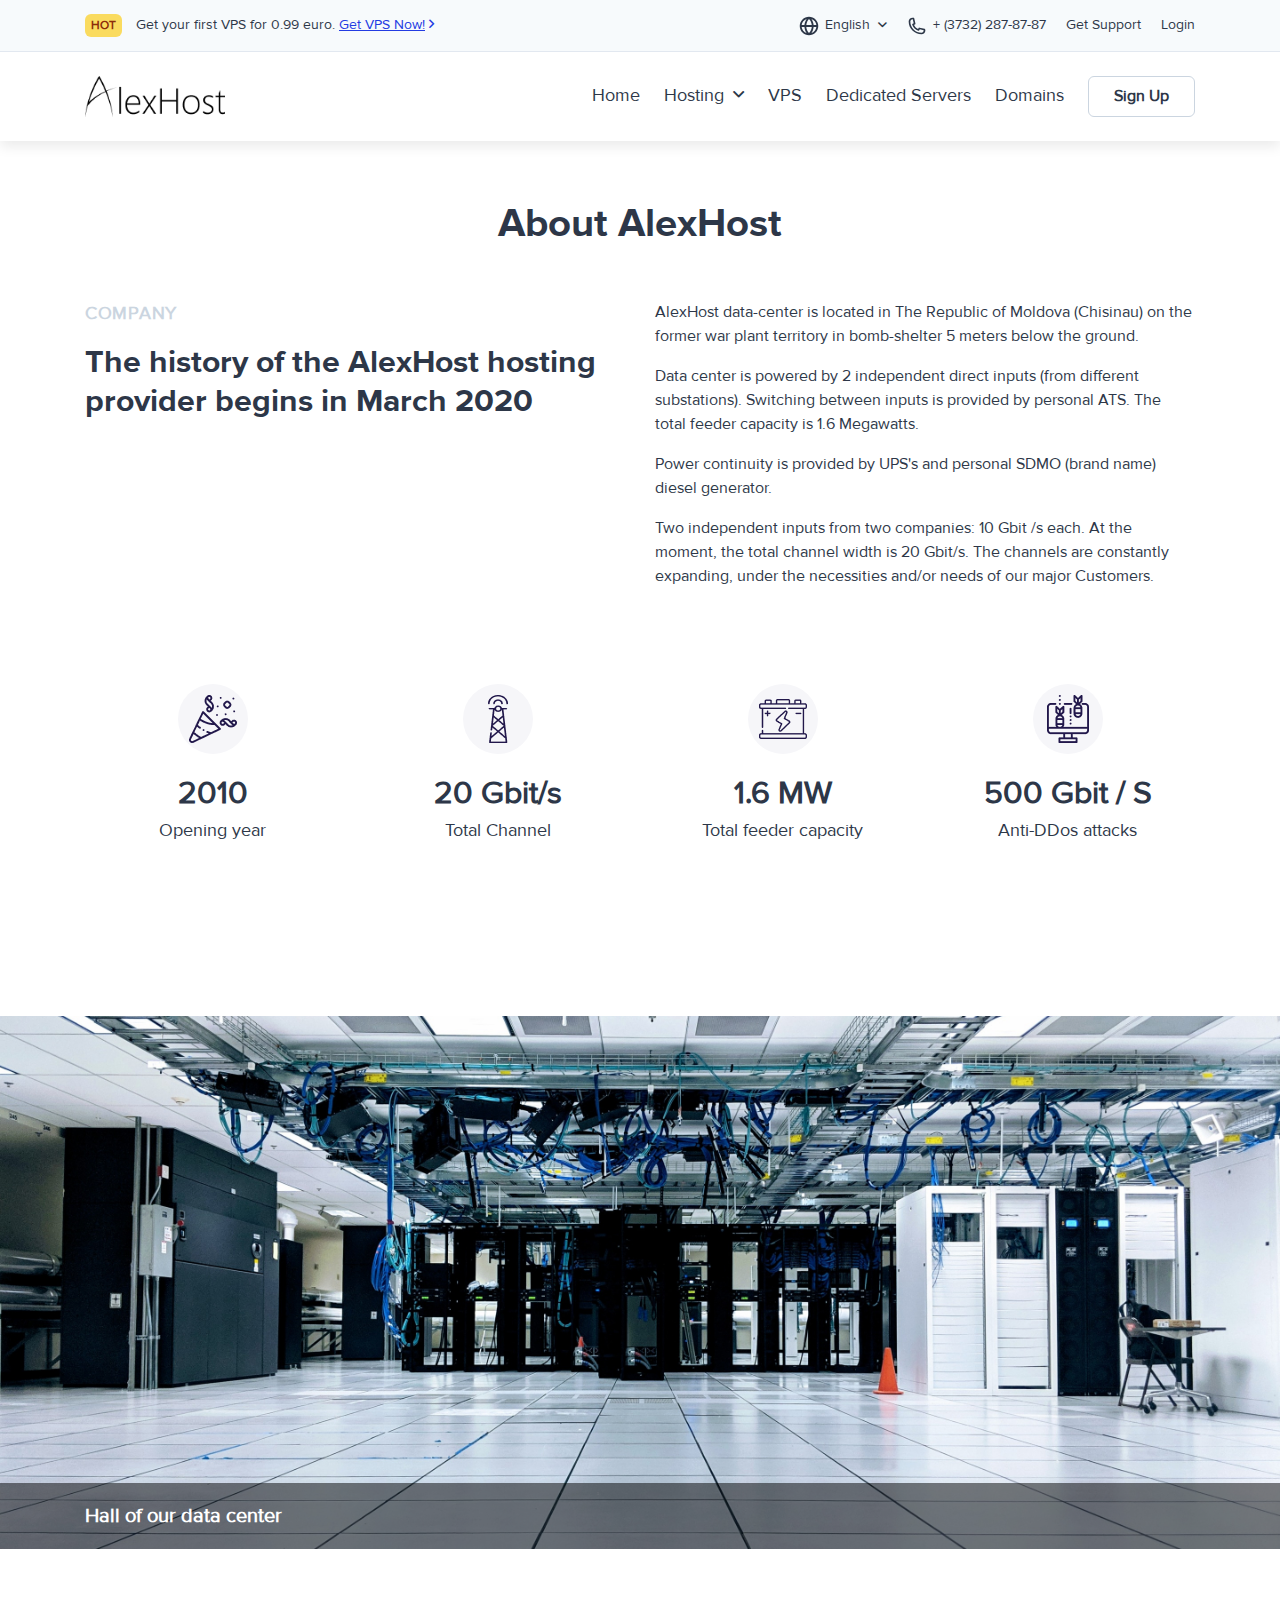
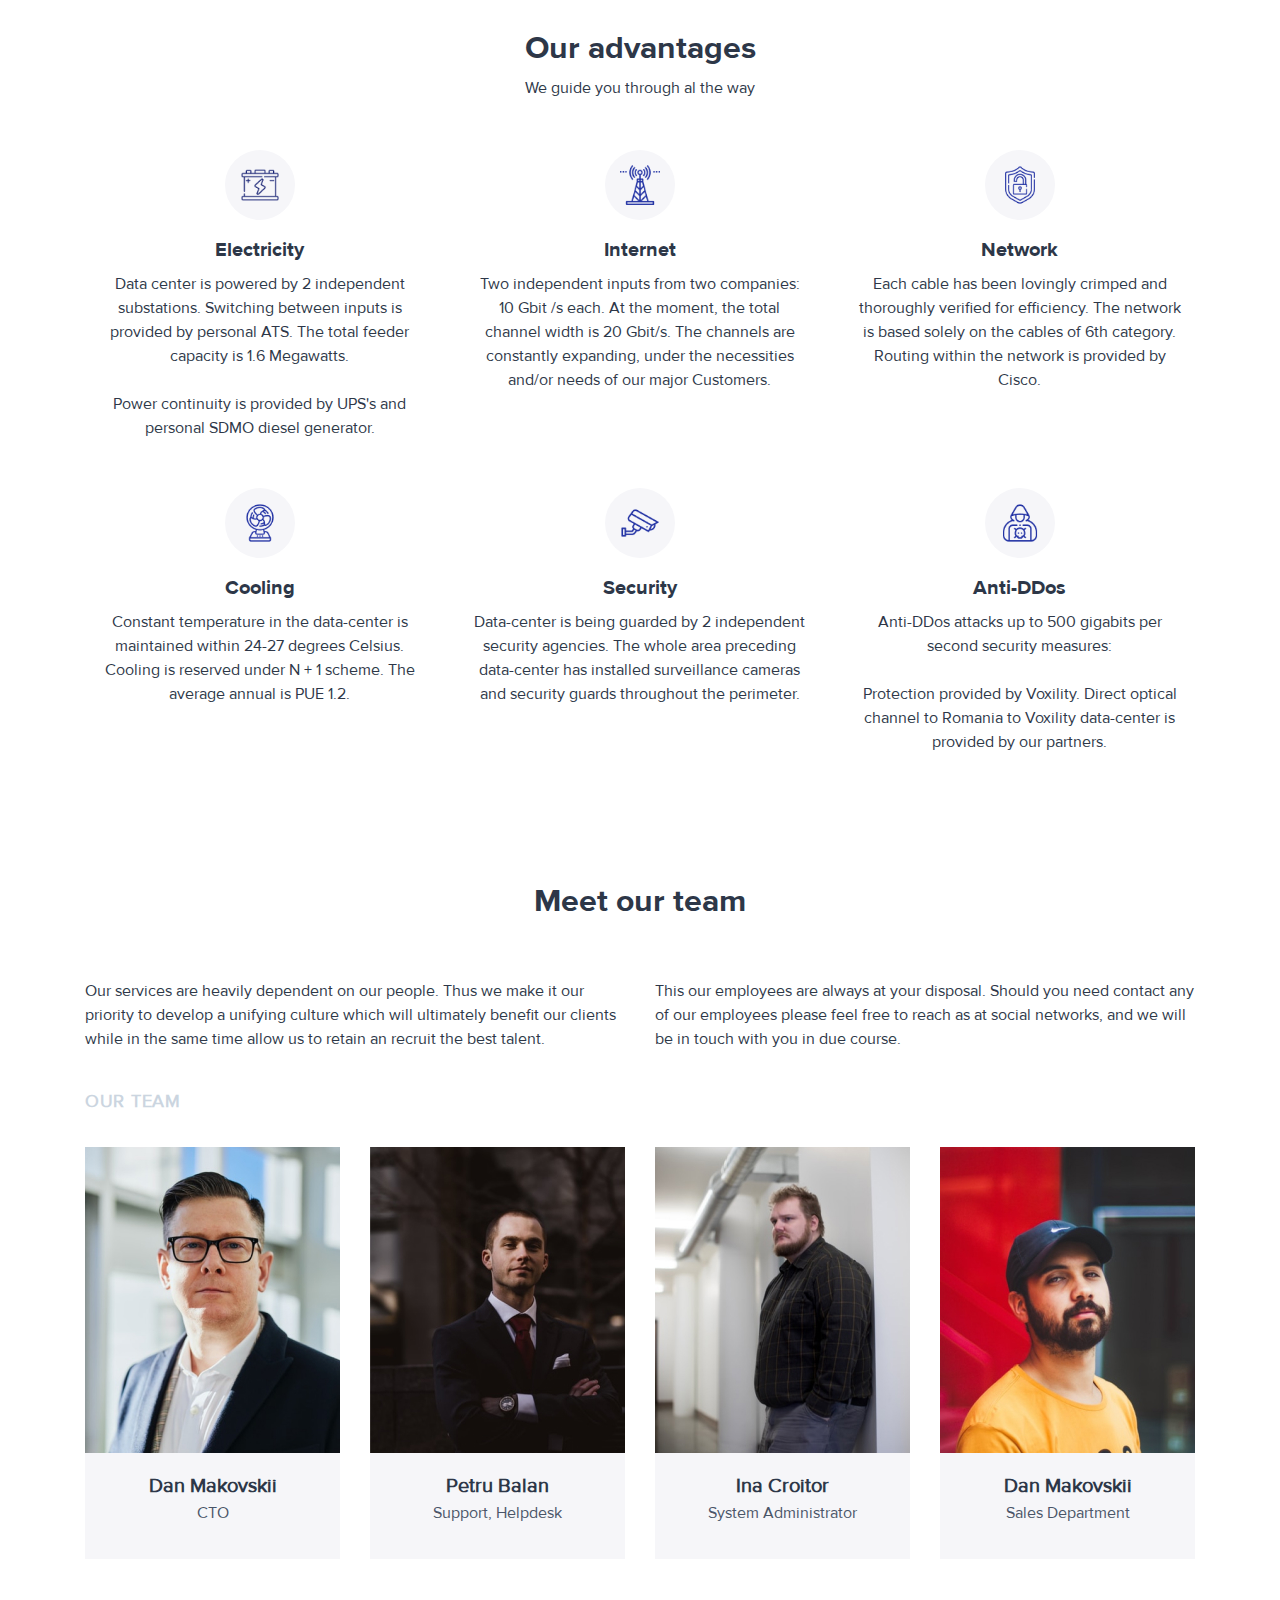
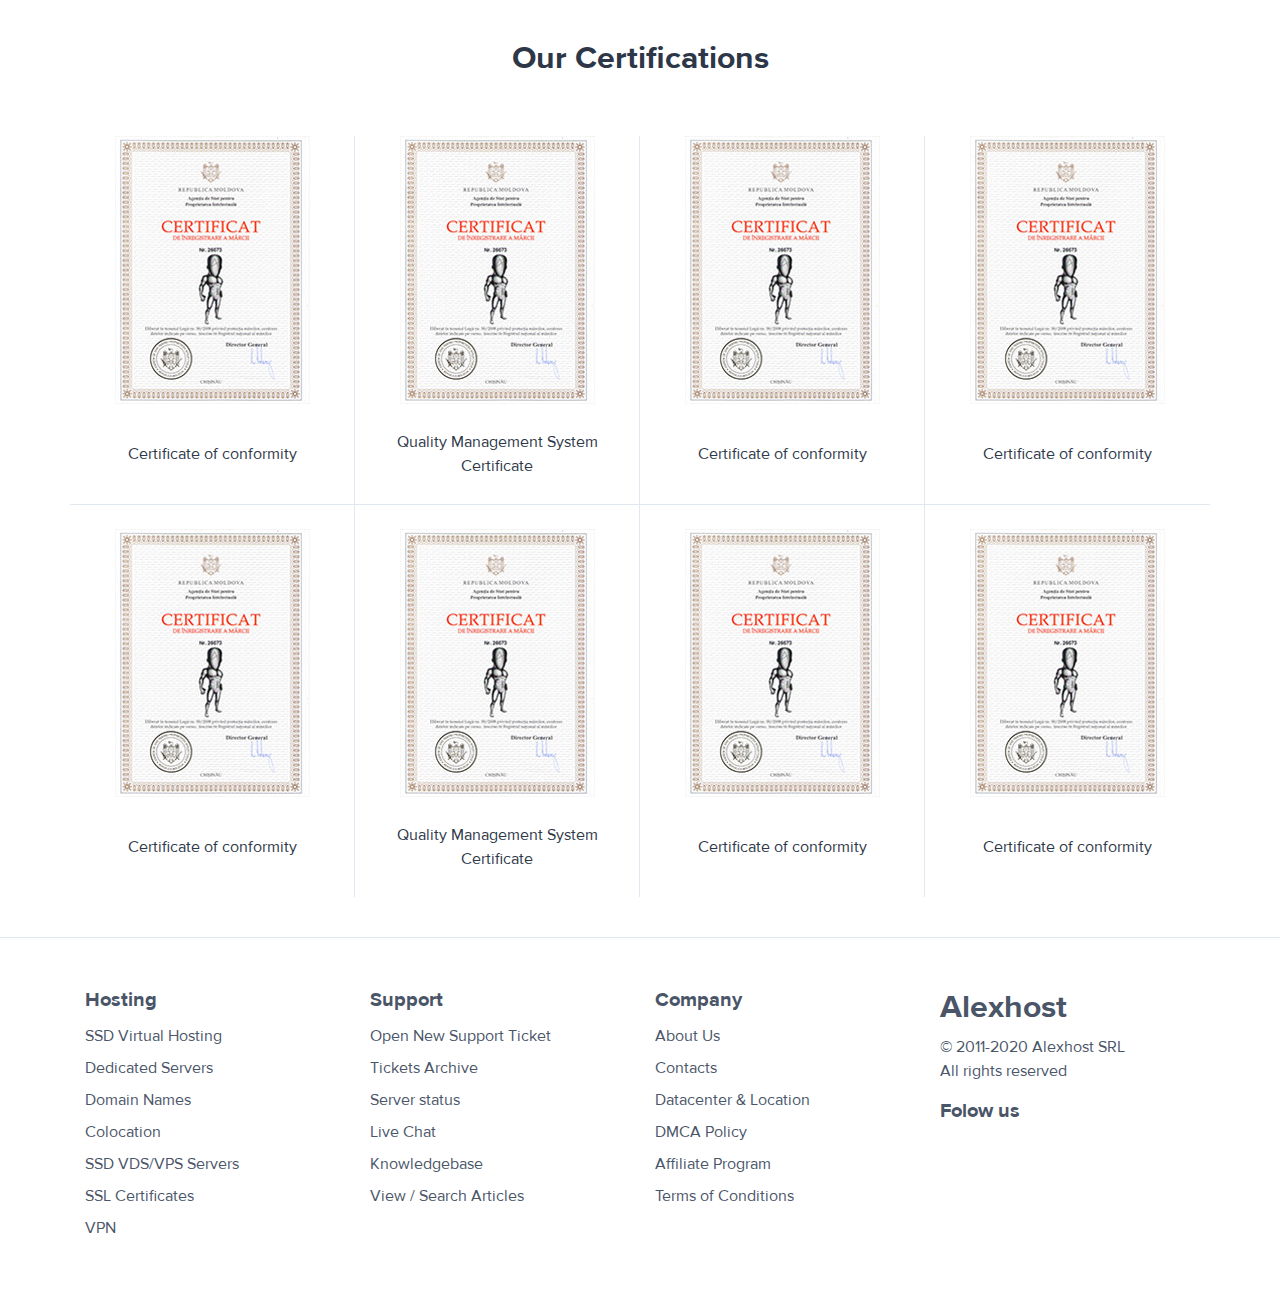
<file: about.html>
<!DOCTYPE html>
<html lang="ru">

<head>

	<meta charset="utf-8">
	<!-- <base href="/"> -->

	<title>Alex Host</title>
	<meta name="description" content="">

	<meta http-equiv="X-UA-Compatible" content="IE=edge">
	<meta name="viewport" content="width=device-width, initial-scale=1.0, user-scalable=no">
	
	<!-- Template Basic Images Start -->
	<meta property="og:image" content="path/to/image.jpg">
	<link rel="icon" href="img/favicon/favicon.ico">
	<link rel="apple-touch-icon" sizes="180x180" href="img/favicon/apple-touch-icon-180x180.png">
	<!-- Template Basic Images End -->
	
	<!-- Custom Browsers Color Start -->
	<meta name="theme-color" content="#000">
	<!-- Custom Browsers Color End -->
	<link rel="stylesheet" href="https://use.fontawesome.com/releases/v5.6.3/css/all.css" integrity="sha384-UHRtZLI+pbxtHCWp1t77Bi1L4ZtiqrqD80Kn4Z8NTSRyMA2Fd33n5dQ8lWUE00s/" crossorigin="anonymous">
	<link rel="stylesheet" href="css/main.min.css">

</head>

<body>

	<header>
		<div class="navbar navbar_default navbar_shadow">
			<!-- 
				navbar_default - Используются темный цвет шрифтов, темный логотип.
				navbar_contrast - Используются светлые цвета шрифтов, белый логотип.
			-->	
			<div class="navbar-top ">
				<div class="container">
					<div class="row">
						<div class="col-12 navbar-top__row">
							<div class="navbar-top__left navbar-hot" >
								<span class="navbar-hot__label">hot</span>
								<span >						
									Get your first VPS for 0.99 euro. <a href="#">Get VPS Now!</a>
								</span>
							</div>
							<!-- /.navbar__top-left -->
							<div class="navbar-top__right">
								<div class="navbar-top__item lang">
									<a href="#" class="select">English</a>
									<ul class="lang-list">
										<li class="lang-list__item lang-list__item_active"><a href="#">English</a></li>
										<!-- /.lang-list__item -->
										<li class="lang-list__item"><a href="#">Русский</a></li>
										<!-- /.lang-list__item -->
										<li class="lang-list__item"><a href="#">Українська</a></li>
										<!-- /.lang-list__item -->
									</ul>
									<!-- /.lang-list -->
								</div>
								<!-- /.navbar-top__item lang-->
								<a href="tel:+37322878787" class="navbar-top__item tel">+ (3732) 287-87-87</a>
								<!-- /.navbar-top__item -->
								<a href="#" class="navbar-top__item">Get Support</a>
								<!-- /.navbar-top__item -->
								<a href="#" class="navbar-top__item">Login</a>
								<!-- /.navbar-top__item -->
							</div>
							<!-- /.navbar__top-right -->
						</div>
						<!--.navbar-top__row -->	
					</div>
					<!-- /.row .navbar-top__row -->
				</div>
				<!-- /.container -->
					
			</div>
			<!-- /.navbar__top -->
			<div class="navbar-main navbar-main_default">
				<div class="container">
					<div class="row ">
						<div class="col-12 navbar-main__row">
							<a href="index.html" class="logo">
								<img src="img/header/logo-black.png" alt="AlexHost" class="logo-black">
								<img src="img/header/logo-white.png" alt="AlexHost" class="logo-white">
							</a>
							<!-- /.logo -->
							<ul class="main-menu">
								<li>
									<a href="index.html">
										<img src="img/header/icons/home.svg" alt="Home" class="icon-white">
										<span>Home</span>
									</a>
								</li>
								<li class="carret">
									<a href="#">Hosting</a>
									<ul class="sub-menu">
										<li class="sub-menu__item">
											<a href="" class="sub-menu__link">
												<div class="sub-menu__item-icon">
													<img src="img/header/icons/submenu-1.png" alt="">
												</div>
												<!-- /.sub-menu__item-icon -->
												<div class="sub-menu__item-text">
													<span>Dedicated Server</span>
													<p>For small to medium websites.</p>
												</div>
											</a>
										</li>
										<!-- /.sub-menu__item -->
										<li class="sub-menu__item">
											<a href="" class="sub-menu__link">
												<div class="sub-menu__item-icon">
													<img src="img/header/icons/submenu-2.png" alt="">
												</div>
												<!-- /.sub-menu__item-icon -->
												<div class="sub-menu__item-text">
													<span>Shared Web Hosting</span>
													<p>For small to medium websites.</p>
												</div>
											</a>
										</li>
										<!-- /.sub-menu__item -->
										<li class="sub-menu__item">
											<a href="" class="sub-menu__link">
												<div class="sub-menu__item-icon">
													<img src="img/header/icons/submenu-3.png" alt="">
												</div>
												<!-- /.sub-menu__item-icon -->
												<div class="sub-menu__item-text">
													<span>VPS Servers</span>
													<p>For small to medium websites.</p>
												</div>
											</a>
										</li>
										<!-- /.sub-menu__item -->
										<li class="sub-menu__item">
											<a href="" class="sub-menu__link">
												<div class="sub-menu__item-icon">
													<img src="img/header/icons/submenu-4.png" alt="">
												</div>
												<!-- /.sub-menu__item-icon -->
												<div class="sub-menu__item-text">
													<span>Colocation</span>
													<p>For small to medium websites.</p>
												</div>
											</a>
										</li>
										<!-- /.sub-menu__item -->
									</ul>
								</li>
								<li><a href="#">VPS</a></li>
								<li><a href="#">Dedicated Servers</a></li>
								<li><a href="#">Domains</a></li>
								<li><a href="#" class="sign">Sign Up</a></li>
							</ul>
							<!-- /.main-menu -->
							<button class="burger">
								<span></span>
								<span></span>
								<span></span>
							</button>
						</div>
							
					</div>
					<!-- /.row navbar-main__row -->
				</div>
				<!-- /.container -->
			</div>
			<!-- /.navbar__main -->
		</div>
		<!-- /.navbar -->

		<div class="header-hero header-hero_single header-hero_center">
			<div class="container">
				<div class="row header-hero__row">
					<div class="col-12">
						<div class="header-hero__content">
							<h1>About AlexHost</h1>							
						</div>
						<!-- /.header-hero__content header-hero__content_left -->
					</div>
					<!-- /.col-md-6 -->
				</div>
				<!-- /.row -->
			</div>
			<!-- /.container -->
			
		</div>
	</header>

	<div class="menu-mobile">
		<div class="menu-mobile__header">
			<div class="menu-mobile__logo">
				<img src="img/header/logo-black.png" alt="AlexHost">
			</div>
			<!-- /.menu-mobile__logo -->
			<button class="menu-mobile__close"><i class="fa fa-times"></i></button>
		</div>
		<!-- /.menu-mobile__header -->
		<div class="menu-mobile__authorisation">
			<a href="#" class="theme-btn theme-btn_light">Sign Up</a><a href="#" class="theme-btn theme-btn_light">Login</a>
		</div>
		<!-- /.menu-mobile__authorisation -->
		<ul class="menu-mobile__nav mobile-nav">
			<li><a href="#">Home</a></li>
			<li class="carret"><a href="#" >Hosting</a></li>
			<li><a href="#">VPS</a></li>
			<li><a href="#">Dedicated Servers</a></li>
			<li><a href="#">Domains</a></li>
		</ul>
		<!-- /.menu-mobile__nav -->
		<div class="menu-mobile__contacts">
			<div class="menu-mobile__contacts-tel">
				<a href="tel:+37322878787">+ (3732) 287-87-87</a>
			</div>
			<div class="menu-mobile__contacts-item">
				<div class="navbar-top__item lang">
					<a href="#" class="select">English</a>
					<ul class="lang-list">
						<li class="lang-list__item lang-list__item_active"><a href="#">English</a></li>
						<!-- /.lang-list__item -->
						<li class="lang-list__item"><a href="#">Русский</a></li>
						<!-- /.lang-list__item -->
						<li class="lang-list__item"><a href="#">Українська</a></li>
						<!-- /.lang-list__item -->
					</ul>
					<!-- /.lang-list -->
				</div>
			</div>
		</div>
		<!-- /.menu-mobile__contacts -->
		<div class="menu-mobile__hot">
			<div class="navbar-top__left navbar-hot" >
				<span class="navbar-hot__label">hot</span>
				<span >						
					Get your first VPS for 0.99 euro. <a href="#">Get VPS Now!</a>
				</span>
			</div>
		</div>
		<!-- /.menu-mobile__hot -->
	</div>
	<!-- /.menu-mobile -->

	<section class="about-hero">
		<div class="container">
			<div class="row">
				<div class="col-md-6">
					<div class="about-hero__header">
						<span class="about-hero__suptitle">COMPANY</span>
						<h2 class="about-hero__title">The history of the AlexHost  hosting provider begins in March 2020</h2>
						<!-- /.about-hero__title -->
					</div>
					<!-- /.about-hero__header -->
				</div>
				<!-- /.col-md-6 -->
				<div class="col-md-6">
					<div class="about-hero__content">
						<p>AlexHost data-center is located in The Republic of Moldova (Chisinau) on the former war plant territory in bomb-shelter 5 meters below the ground.</p>
						<p>Data center is powered by 2 independent direct inputs (from different substations). Switching between inputs is provided by personal ATS. The total feeder capacity is 1.6 Megawatts.</p>
						<p>Power continuity is provided by UPS's and personal SDMO (brand name) diesel generator.</p>
						<p>Two independent inputs from two companies: 10 Gbit /s each. At the moment, the total channel width is 20 Gbit/s. The channels are constantly expanding, under the necessities and/or needs of our major Customers.</p>
					</div>
					<!-- /.about-hero__content -->
				</div>
				<!-- /.col-md-6 -->
			</div>
			<!-- /.row -->
			<div class="row">
				
			</div>
		</div>
		<!-- /.container -->
	</section>
	<!-- /.about-hero -->

	<section class="datacenter">
		<div class="container">			
			<div class="row section__content">
				<div class="col-12 datacenter__content">
					<div class="row">
						<div class="col-md-3 datacenter__item">
							<div class="datacenter__item-icon">
								<img src="img/datacenter/icons/opening.png" alt="">
							</div>
							<!-- /.datacenter__item-icon -->
							<h3 class="datacenter__item-title">2010</h3>
							<!-- /.datacenter__item-title -->
							<span class="datacenter__item-description">Opening year</span>
						</div>
						<!-- /.col-md-6 datacenter__item -->
						<div class="col-md-3 datacenter__item">
							<div class="datacenter__item-icon">
								<img src="img/datacenter/icons/1.png" alt="">
							</div>
							<!-- /.datacenter__item-icon -->
							<h3 class="datacenter__item-title">20 Gbit/s</h3>
							<!-- /.datacenter__item-title -->
							<span class="datacenter__item-description">Total Channel</span>
						</div>
						<!-- /.col-md-6 datacenter__item -->
						<div class="col-md-3 datacenter__item">
							<div class="datacenter__item-icon">
								<img src="img/datacenter/icons/2.png" alt="">
							</div>
							<!-- /.datacenter__item-icon -->
							<h3 class="datacenter__item-title">1.6 MW</h3>
							<!-- /.datacenter__item-title -->
							<span class="datacenter__item-description">Total feeder capacity</span>
						</div>
						<!-- /.col-md-6 datacenter__item -->
						<div class="col-md-3 datacenter__item">
							<div class="datacenter__item-icon">
								<img src="img/datacenter/icons/3.png" alt="">
							</div>
							<!-- /.datacenter__item-icon -->
							<h3 class="datacenter__item-title">500 Gbit / S</h3>
							<!-- /.datacenter__item-title -->
							<span class="datacenter__item-description">Anti-DDos attacks</span>
						</div>
						<!-- /.col-md-6 datacenter__item -->
					</div>
					<!-- /.row -->
				</div>
				<!-- /.col-md-7 datacenter__content -->
				
			</div>
			<!-- /.row section__content -->
		</div>
		<!-- /.container -->
	</section>
	<!-- /.datacenter -->

	<section class="hall">
		<img src="img/about/hall.jpg" alt="Hall">
		<div class="hall__label">
			<div class="container">
				<div class="row">
					<div class="col-12">
						<span>Hall of our data center</span>
					</div>
				</div>
			</div>
		</div>
		<!-- /.hall__label -->
	</section>
	<!-- /.hall -->

	<section class="choose">
		<div class="container">
			<div class="row section__header">
				<div class="col-12">
					<h2>Our advantages</h2>
					<p>We guide you through al the way</p>
				</div>
				<!-- /.col-12 -->
			</div>
			<!-- /.row section__header -->
			<div class="row section__content">
				<div class="col-sm-4 choose__item">
					<div class="choose__icon"><img src="img/choose/electricity.png" alt="SSD Disk Drives"></div>
					<!-- /.choose__icon -->
					<h4 class="choose__title">Electricity</h4>
					<!-- /.choose__title -->
					<p>Data center is powered by 2 independent substations. Switching between inputs is provided by personal ATS. The total feeder capacity is 1.6 Megawatts.<br><br>Power continuity is provided by UPS's and personal SDMO diesel generator.</p>
				</div>
				<!-- /.col-sm-4 choose__item -->
				<div class="col-sm-4 choose__item">
					<div class="choose__icon"><img src="img/choose/network.png" alt="choose-2"></div>
					<!-- /.choose__icon -->
					<h4 class="choose__title">Internet</h4>
					<!-- /.choose__title -->
					<p>Two independent inputs from two companies: 10 Gbit /s each. At the moment, the total channel width is 20 Gbit/s. The channels are constantly expanding, under the necessities and/or needs of our major Customers.</p>
				</div>
				<!-- /.col-sm-4 choose__item -->
				<div class="col-sm-4 choose__item">
					<div class="choose__icon"><img src="img/choose/security.png" alt="choose-3"></div>
					<!-- /.choose__icon -->
					<h4 class="choose__title">Network</h4>
					<!-- /.choose__title -->
					<p>Each cable has been lovingly crimped and thoroughly verified for efficiency. The network is based solely on the cables of 6th category. Routing within the network is provided by Cisco.</p>
				</div>
				<!-- /.col-sm-4 choose__item -->
				<div class="col-sm-4 choose__item">
					<div class="choose__icon"><img src="img/choose/fan.png" alt="choose-3"></div>
					<!-- /.choose__icon -->
					<h4 class="choose__title">Cooling</h4>
					<!-- /.choose__title -->
					<p>Constant temperature in the data-center is maintained within 24-27 degrees Celsius. Cooling is reserved under N + 1 scheme. The average annual is PUE 1.2.</p>
				</div>
				<!-- /.col-sm-4 choose__item -->
				<div class="col-sm-4 choose__item">
					<div class="choose__icon"><img src="img/choose/cctv.png" alt="choose-3"></div>
					<!-- /.choose__icon -->
					<h4 class="choose__title">Security</h4>
					<!-- /.choose__title -->
					<p>Data-center is being guarded by 2 independent security agencies. The whole area preceding data-center has installed surveillance cameras and security guards throughout the perimeter.</p>
				</div>
				<!-- /.col-sm-4 choose__item -->
				<div class="col-sm-4 choose__item">
					<div class="choose__icon"><img src="img/choose/hacker.png" alt="choose-3"></div>
					<!-- /.choose__icon -->
					<h4 class="choose__title">Anti-DDos</h4>
					<!-- /.choose__title -->
					<p>Anti-DDos attacks up to 500 gigabits per second security measures:<br><br>Protection provided by Voxility. Direct optical channel to Romania to Voxility data-center is provided by our partners.</p>
				</div>
				<!-- /.col-sm-4 choose__item -->
				
			</div>
			<!-- /.row section__content -->
		</div>
		<!-- /.container -->
	</section>
	<!-- /.choose -->

	<section class="team">
		<div class="container">
			<div class="row section__header">
				<div class="col-12">
					<h2>Meet our team</h2>
				</div>
			</div>
			<!-- /.row section__header -->
			<div class="row section__content team-text">
				<div class="col-md-6 team-text__item">
					<p>Our services are heavily dependent on  our people. Thus we make it our priority to develop a unifying culture which will ultimately benefit our clients while in the same time allow us to retain an recruit the best talent.</p>
				</div>
				<!-- /.col-md-6 team-text__item -->
				<div class="col-md-6 team-text__item">
					<p>This our employees are always at your disposal. Should you need contact any of our employees please feel free to reach as at social networks, and we will be in touch with you in due course.</p>
				</div>
				<!-- /.col-md-6 team-text__item -->
			</div>
			<!-- /.row section__content team-text -->
			<div class="row team-grid">				
				<div class="col-md-3 col-sm-6 team-grid__item">
					<span class="team-grid__suptitle">OUR TEAM</span>
					<div class="team-grid__item-box">
						<div class="team-grid__photo"><img src="img/team/1.jpg" alt="Dan Makovskii"></div>
						<!-- /.team-grid__photo -->
						<div class="team-grid__info">
							<a href="#" class="team-grid__name">Dan Makovskii</a>
							<span class="team-grid__profession">CTO</span>
							<div class="team-grid__social-list">
								<a href="#" class="team-grid__social-item"><i class="fa fa-instagram"></i></a>
								<a href="#" class="team-grid__social-item"><i class="fa fa-facebook"></i></a>
								<a href="#" class="team-grid__social-item"><i class="fa fa-twitter"></i></a>
							</div>
							<!-- /.team-grid__social-list -->
						</div>
						<!-- /.team-grid__info -->
					</div>
					<!-- /.team-grid__item-box -->
				</div>
				<!-- /.col-md-3 team-grid__item -->
				<div class="col-md-3 col-sm-6 team-grid__item">
					<div class="team-grid__item-box">
						<div class="team-grid__photo"><img src="img/team/2.jpg" alt="Petru Balan"></div>
						<!-- /.team-grid__photo -->
						<div class="team-grid__info">
							<a href="#" class="team-grid__name">Petru Balan</a>
							<span class="team-grid__profession">Support, Helpdesk</span>
							<div class="team-grid__social-list">
								<a href="#" class="team-grid__social-item"><i class="fa fa-facebook"></i></a>
								<a href="#" class="team-grid__social-item"><i class="fa fa-twitter"></i></a>
							</div>
							<!-- /.team-grid__social-list -->
						</div>
						<!-- /.team-grid__info -->
					</div>
					<!-- /.team-grid__item-box -->
				</div>
				<!-- /.col-md-3 team-grid__item -->
				<div class="col-md-3 col-sm-6 team-grid__item">
					<div class="team-grid__item-box">
						<div class="team-grid__photo"><img src="img/team/3.jpg" alt="Ina Croitor"></div>
						<!-- /.team-grid__photo -->
						<div class="team-grid__info">
							<a href="#" class="team-grid__name">Ina Croitor</a>
							<span class="team-grid__profession">System Administrator</span>
							<div class="team-grid__social-list">
								<a href="#" class="team-grid__social-item"><i class="fa fa-instagram"></i></a>
								<a href="#" class="team-grid__social-item"><i class="fa fa-facebook"></i></a>
							</div>
							<!-- /.team-grid__social-list -->
						</div>
						<!-- /.team-grid__info -->
					</div>
					<!-- /.team-grid__item-box -->
				</div>
				<!-- /.col-md-3 team-grid__item -->
				<div class="col-md-3 col-sm-6 team-grid__item">
					<div class="team-grid__item-box">
						<div class="team-grid__photo"><img src="img/team/4.jpg" alt="Dan Makovskii"></div>
						<!-- /.team-grid__photo -->
						<div class="team-grid__info">
							<a href="#" class="team-grid__name">Dan Makovskii</a>
							<span class="team-grid__profession">Sales Department</span>
							<div class="team-grid__social-list">
								<a href="#" class="team-grid__social-item"><i class="fa fa-facebook"></i></a>
								<a href="#" class="team-grid__social-item"><i class="fa fa-twitter"></i></a>
							</div>
							<!-- /.team-grid__social-list -->
						</div>
						<!-- /.team-grid__info -->
					</div>
					<!-- /.team-grid__item-box -->
				</div>
				<!-- /.col-md-3 team-grid__item -->
			</div>
			<!-- /.row team-grid -->
		</div>
		<!-- /.container -->
	</section>
	<!-- /.team -->

	<section class="certifications">
		<div class="container">
			<div class="row section__header">
				<div class="col-12">
					<h2>Our Certifications</h2>
				</div>
			</div>
			<!-- /.row section__header -->
			<div class="row section__content certifications-grid">
				<div class="col-md-3 certifications-grid__item">
					<div class="certifications-grid__item-content">
						<div class="certifications-grid__image"><img src="img/certifications/1.png" alt="certifications"></div>
						<!-- /.certifications-grid__image -->
						<span class="certifications-grid__name">Certificate of conformity</span>
					</div>
					<!-- /.certifications-grid__item-content -->
				</div>
				<!-- /.col-md-3 certifications-grid__item -->
				<div class="col-md-3 certifications-grid__item">
					<div class="certifications-grid__item-content">
						<div class="certifications-grid__image"><img src="img/certifications/1.png" alt="certifications"></div>
						<!-- /.certifications-grid__image -->
						<span class="certifications-grid__name">Quality Management System Certificate</span>
					</div>
					<!-- /.certifications-grid__item-content -->
				</div>
				<!-- /.col-md-3 certifications-grid__item -->
				<div class="col-md-3 certifications-grid__item">
					<div class="certifications-grid__item-content">
						<div class="certifications-grid__image"><img src="img/certifications/1.png" alt="certifications"></div>
						<!-- /.certifications-grid__image -->
						<span class="certifications-grid__name">Certificate of conformity</span>
					</div>
					<!-- /.certifications-grid__item-content -->
				</div>
				<!-- /.col-md-3 certifications-grid__item -->
				<div class="col-md-3 certifications-grid__item">
					<div class="certifications-grid__item-content">
						<div class="certifications-grid__image"><img src="img/certifications/1.png" alt="certifications"></div>
						<!-- /.certifications-grid__image -->
						<span class="certifications-grid__name">Certificate of conformity</span>
					</div>
					<!-- /.certifications-grid__item-content -->
				</div>
				<!-- /.col-md-3 certifications-grid__item -->
				<div class="col-md-3 certifications-grid__item">
					<div class="certifications-grid__item-content">
						<div class="certifications-grid__image"><img src="img/certifications/1.png" alt="certifications"></div>
						<!-- /.certifications-grid__image -->
						<span class="certifications-grid__name">Certificate of conformity</span>
					</div>
					<!-- /.certifications-grid__item-content -->
				</div>
				<!-- /.col-md-3 certifications-grid__item -->
				<div class="col-md-3 certifications-grid__item">
					<div class="certifications-grid__item-content">
						<div class="certifications-grid__image"><img src="img/certifications/1.png" alt="certifications"></div>
						<!-- /.certifications-grid__image -->
						<span class="certifications-grid__name">Quality Management System Certificate</span>
					</div>
					<!-- /.certifications-grid__item-content -->
				</div>
				<!-- /.col-md-3 certifications-grid__item -->
				<div class="col-md-3 certifications-grid__item">
					<div class="certifications-grid__item-content">
						<div class="certifications-grid__image"><img src="img/certifications/1.png" alt="certifications"></div>
						<!-- /.certifications-grid__image -->
						<span class="certifications-grid__name">Certificate of conformity</span>
					</div>
					<!-- /.certifications-grid__item-content -->
				</div>
				<!-- /.col-md-3 certifications-grid__item -->
				<div class="col-md-3 certifications-grid__item">
					<div class="certifications-grid__item-content">
						<div class="certifications-grid__image"><img src="img/certifications/1.png" alt="certifications"></div>
						<!-- /.certifications-grid__image -->
						<span class="certifications-grid__name">Certificate of conformity</span>
					</div>
					<!-- /.certifications-grid__item-content -->
				</div>
				<!-- /.col-md-3 certifications-grid__item -->
			</div>
			<!-- /.row section__content -->
		</div>
		<!-- /.container -->
	</section>
	<!-- /.certifications -->

	<footer class="">
		<div class="container">
			<div class="row">
				<div class="col-lg-3 col-md-4">
					<h4>Hosting</h4>
					<ul>
						<li><a href="#">SSD Virtual Hosting</a></li>
						<li><a href="#">Dedicated Servers</a></li>
						<li><a href="#">Domain Names</a></li>
						<li><a href="#">Colocation</a></li>
						<li><a href="#">SSD VDS/VPS Servers</a></li>
						<li><a href="#">SSL Certificates</a></li>
						<li><a href="#">VPN</a></li>
					</ul>
				</div>
				<!-- /.col-md-3 -->
				<div class="col-lg-3 col-md-4">
					<h4>Support</h4>
					<ul>
						<li><a href="#">Open New Support Ticket</a></li>
						<li><a href="#">Tickets Archive</a></li>
						<li><a href="#">Server status</a></li>
						<li><a href="#">Live Chat</a></li>
						<li><a href="#">Knowledgebase</a></li>
						<li><a href="#">View / Search Articles</a></li>
					</ul>
				</div>
				<!-- /.col-md-3 -->
				<div class="col-lg-3 col-md-4">
					<h4>Company</h4>
					<ul>
						<li><a href="#">About Us</a></li>
						<li><a href="#">Contacts</a></li>
						<li><a href="#">Datacenter & Location</a></li>
						<li><a href="#">DMCA Policy</a></li>
						<li><a href="#">Affiliate Program</a></li>
						<li><a href="#">Terms of Conditions</a></li>
					</ul>
				</div>
				<!-- /.col-md-3 -->
				<div class="col-lg-3 col-md-12">
					<div class="row">
						<div class="col-md-6 col-lg-12">
							<h2>Alexhost</h2>
							<p>© 2011-2020 Alexhost SRL<br>All rights reserved</p>
						</div>
						<div class="col-md-6 col-lg-12 footer__social">
								<h4>Folow us</h4>
								<div class="footer__social-list">
									<a href="#"><i class="fa fa-instagram"></i></a>
									<a href="#"><i class="fa fa-instagram"></i></a>
									<a href="#"><i class="fa fa-instagram"></i></a>
								</div>
							</div>
					</div>
							
							
				</div>
				<!-- /.col-md-3 -->
			</div>
			<!-- /.row -->
		</div>
		<!-- /.container -->
	</footer>
	<!-- /.footer_contrast -->

	

	<script src="js/scripts.min.js"></script>

</body>
</html>
</file>
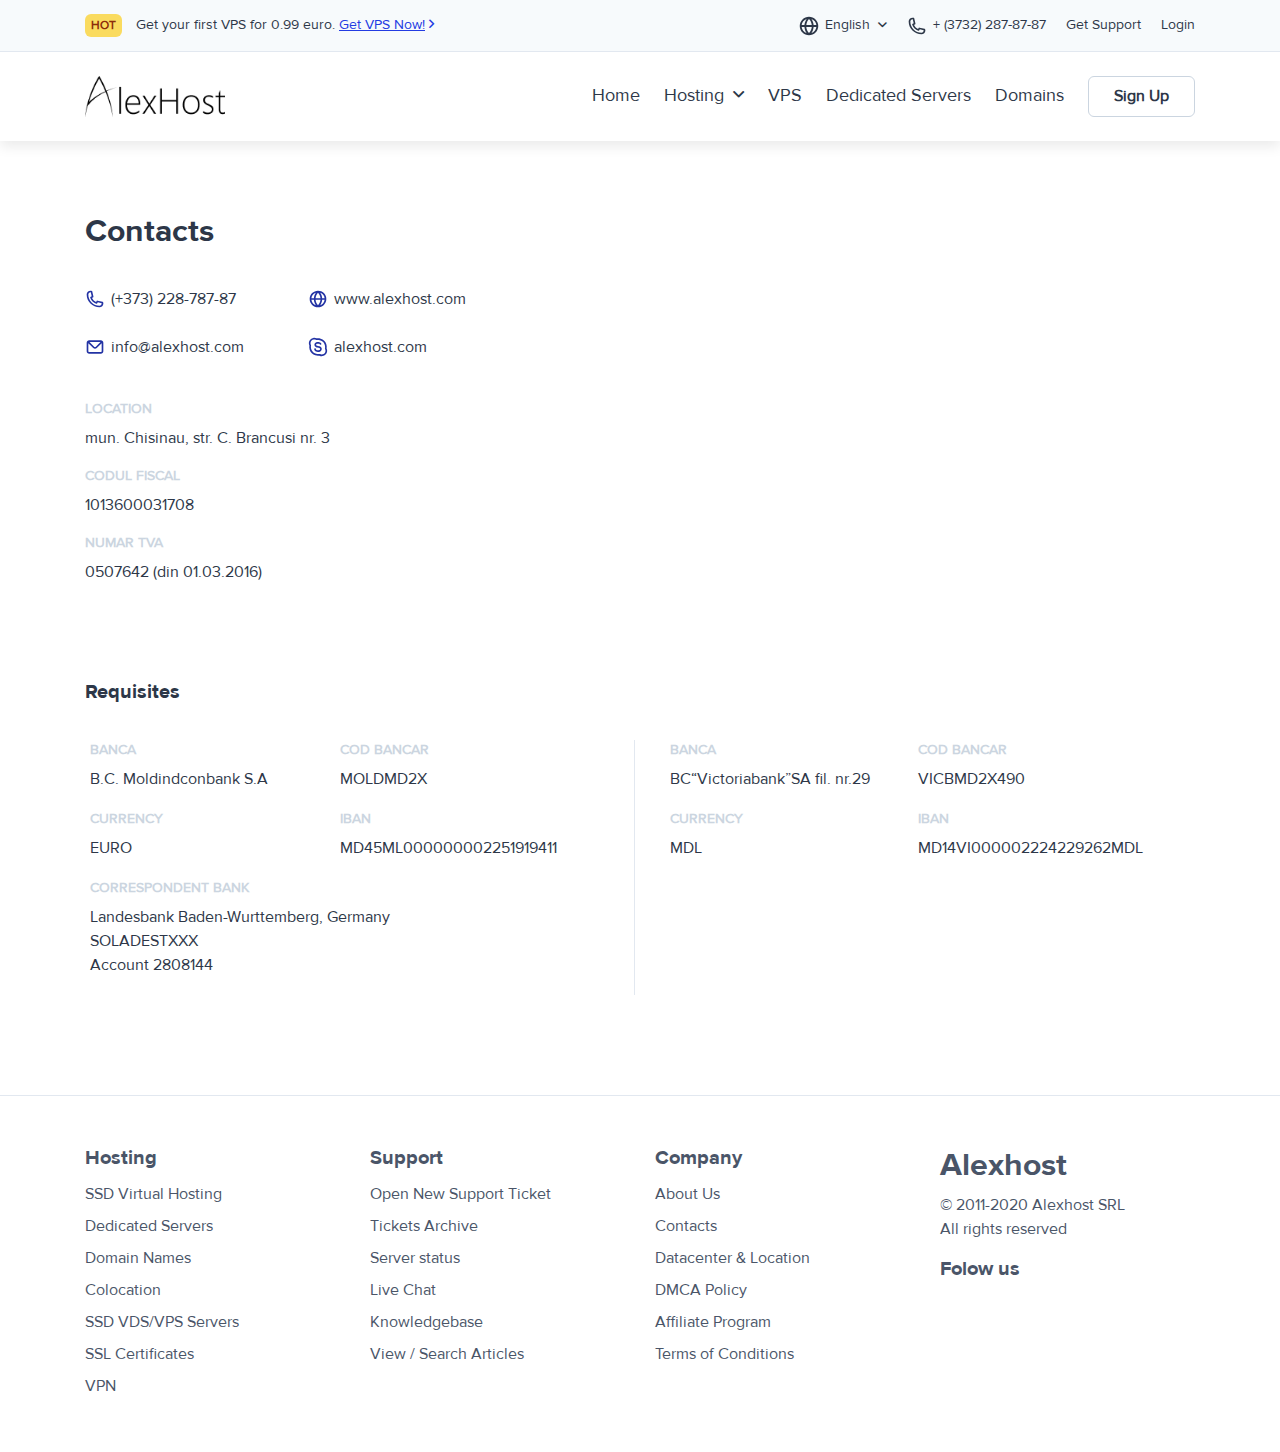
<file: contacts.html>
<!DOCTYPE html>
<html lang="ru">

<head>

	<meta charset="utf-8">
	<!-- <base href="/"> -->

	<title>Alex Host</title>
	<meta name="description" content="">

	<meta http-equiv="X-UA-Compatible" content="IE=edge">
	<meta name="viewport" content="width=device-width, initial-scale=1.0, user-scalable=no">
	
	<!-- Template Basic Images Start -->
	<meta property="og:image" content="path/to/image.jpg">
	<link rel="icon" href="img/favicon/favicon.ico">
	<link rel="apple-touch-icon" sizes="180x180" href="img/favicon/apple-touch-icon-180x180.png">
	<!-- Template Basic Images End -->
	
	<!-- Custom Browsers Color Start -->
	<meta name="theme-color" content="#000">
	<!-- Custom Browsers Color End -->
	<link rel="stylesheet" href="https://use.fontawesome.com/releases/v5.6.3/css/all.css" integrity="sha384-UHRtZLI+pbxtHCWp1t77Bi1L4ZtiqrqD80Kn4Z8NTSRyMA2Fd33n5dQ8lWUE00s/" crossorigin="anonymous">
	<link rel="stylesheet" href="css/main.min.css">

</head>

<body>

	<header>
		<div class="navbar navbar_default navbar_shadow">
			<!-- 
				navbar_default - Используются темный цвет шрифтов, темный логотип.
				navbar_contrast - Используются светлые цвета шрифтов, белый логотип.
			-->	
			<div class="navbar-top ">
				<div class="container">
					<div class="row">
						<div class="col-12 navbar-top__row">
							<div class="navbar-top__left navbar-hot" >
								<span class="navbar-hot__label">hot</span>
								<span >						
									Get your first VPS for 0.99 euro. <a href="#">Get VPS Now!</a>
								</span>
							</div>
							<!-- /.navbar__top-left -->
							<div class="navbar-top__right">
								<div class="navbar-top__item lang">
									<a href="#" class="select">English</a>
									<ul class="lang-list">
										<li class="lang-list__item lang-list__item_active"><a href="#">English</a></li>
										<!-- /.lang-list__item -->
										<li class="lang-list__item"><a href="#">Русский</a></li>
										<!-- /.lang-list__item -->
										<li class="lang-list__item"><a href="#">Українська</a></li>
										<!-- /.lang-list__item -->
									</ul>
									<!-- /.lang-list -->
								</div>
								<!-- /.navbar-top__item lang-->
								<a href="tel:+37322878787" class="navbar-top__item tel">+ (3732) 287-87-87</a>
								<!-- /.navbar-top__item -->
								<a href="#" class="navbar-top__item">Get Support</a>
								<!-- /.navbar-top__item -->
								<a href="#" class="navbar-top__item">Login</a>
								<!-- /.navbar-top__item -->
							</div>
							<!-- /.navbar__top-right -->
						</div>
						<!--.navbar-top__row -->	
					</div>
					<!-- /.row .navbar-top__row -->
				</div>
				<!-- /.container -->
					
			</div>
			<!-- /.navbar__top -->
			<div class="navbar-main navbar-main_default">
				<div class="container">
					<div class="row ">
						<div class="col-12 navbar-main__row">
							<a href="index.html" class="logo">
								<img src="img/header/logo-black.png" alt="AlexHost" class="logo-black">
								<img src="img/header/logo-white.png" alt="AlexHost" class="logo-white">
							</a>
							<!-- /.logo -->
							<ul class="main-menu">
								<li>
									<a href="index.html">
										<img src="img/header/icons/home.svg" alt="Home" class="icon-white">
										<span>Home</span>
									</a>
								</li>
								<li class="carret">
									<a href="#">Hosting</a>
									<ul class="sub-menu">
										<li class="sub-menu__item">
											<a href="" class="sub-menu__link">
												<div class="sub-menu__item-icon">
													<img src="img/header/icons/submenu-1.png" alt="">
												</div>
												<!-- /.sub-menu__item-icon -->
												<div class="sub-menu__item-text">
													<span>Dedicated Server</span>
													<p>For small to medium websites.</p>
												</div>
											</a>
										</li>
										<!-- /.sub-menu__item -->
										<li class="sub-menu__item">
											<a href="" class="sub-menu__link">
												<div class="sub-menu__item-icon">
													<img src="img/header/icons/submenu-2.png" alt="">
												</div>
												<!-- /.sub-menu__item-icon -->
												<div class="sub-menu__item-text">
													<span>Shared Web Hosting</span>
													<p>For small to medium websites.</p>
												</div>
											</a>
										</li>
										<!-- /.sub-menu__item -->
										<li class="sub-menu__item">
											<a href="" class="sub-menu__link">
												<div class="sub-menu__item-icon">
													<img src="img/header/icons/submenu-3.png" alt="">
												</div>
												<!-- /.sub-menu__item-icon -->
												<div class="sub-menu__item-text">
													<span>VPS Servers</span>
													<p>For small to medium websites.</p>
												</div>
											</a>
										</li>
										<!-- /.sub-menu__item -->
										<li class="sub-menu__item">
											<a href="" class="sub-menu__link">
												<div class="sub-menu__item-icon">
													<img src="img/header/icons/submenu-4.png" alt="">
												</div>
												<!-- /.sub-menu__item-icon -->
												<div class="sub-menu__item-text">
													<span>Colocation</span>
													<p>For small to medium websites.</p>
												</div>
											</a>
										</li>
										<!-- /.sub-menu__item -->
									</ul>
								</li>
								<li><a href="#">VPS</a></li>
								<li><a href="#">Dedicated Servers</a></li>
								<li><a href="#">Domains</a></li>
								<li><a href="#" class="sign">Sign Up</a></li>
							</ul>
							<!-- /.main-menu -->
							<button class="burger">
								<span></span>
								<span></span>
								<span></span>
							</button>
						</div>
							
					</div>
					<!-- /.row navbar-main__row -->
				</div>
				<!-- /.container -->
			</div>
			<!-- /.navbar__main -->
		</div>
		<!-- /.navbar -->

	</header>

	<div class="menu-mobile">
		<div class="menu-mobile__header">
			<div class="menu-mobile__logo">
				<img src="img/header/logo-black.png" alt="AlexHost">
			</div>
			<!-- /.menu-mobile__logo -->
			<button class="menu-mobile__close"><i class="fa fa-times"></i></button>
		</div>
		<!-- /.menu-mobile__header -->
		<div class="menu-mobile__authorisation">
			<a href="#" class="theme-btn theme-btn_light">Sign Up</a><a href="#" class="theme-btn theme-btn_light">Login</a>
		</div>
		<!-- /.menu-mobile__authorisation -->
		<ul class="menu-mobile__nav mobile-nav">
			<li><a href="#">Home</a></li>
			<li class="carret"><a href="#" >Hosting</a></li>
			<li><a href="#">VPS</a></li>
			<li><a href="#">Dedicated Servers</a></li>
			<li><a href="#">Domains</a></li>
		</ul>
		<!-- /.menu-mobile__nav -->
		<div class="menu-mobile__contacts">
			<div class="menu-mobile__contacts-tel">
				<a href="tel:+37322878787">+ (3732) 287-87-87</a>
			</div>
			<div class="menu-mobile__contacts-item">
				<div class="navbar-top__item lang">
					<a href="#" class="select">English</a>
					<ul class="lang-list">
						<li class="lang-list__item lang-list__item_active"><a href="#">English</a></li>
						<!-- /.lang-list__item -->
						<li class="lang-list__item"><a href="#">Русский</a></li>
						<!-- /.lang-list__item -->
						<li class="lang-list__item"><a href="#">Українська</a></li>
						<!-- /.lang-list__item -->
					</ul>
					<!-- /.lang-list -->
				</div>
			</div>
		</div>
		<!-- /.menu-mobile__contacts -->
		<div class="menu-mobile__hot">
			<div class="navbar-top__left navbar-hot" >
				<span class="navbar-hot__label">hot</span>
				<span >						
					Get your first VPS for 0.99 euro. <a href="#">Get VPS Now!</a>
				</span>
			</div>
		</div>
		<!-- /.menu-mobile__hot -->
	</div>
	<!-- /.menu-mobile -->

	<section class="contacts">
		<div class="container">
			<div class="row">
				<div class="col-md-5 contacts__info">
					<div class="row">
						<div class="col-12">
							<h2>Contacts</h2>
						</div>
						<div class="col-12 row contacts__link-list">
							<div class="col-md-6 contacts__link-item"><img src="img/contacts/icons/phone.svg" alt="phone"><a href="tel:+37322878787">(+373) 228-787-87</a></div>
							<!-- /.col-md-6 contacts__link-item -->
							<div class="col-md-6 contacts__link-item"><img src="img/contacts/icons/web.svg" alt="web"><a href="#">www.alexhost.com</a></div>
							<!-- /.col-md-6 contacts__link-item -->
							<div class="col-md-6 contacts__link-item"><img src="img/contacts/icons/mail.svg" alt="mail"><a href="mailto:info@alexhost.com">info@alexhost.com</a></div>
							<!-- /.col-md-6 contacts__link-item -->
							<div class="col-md-6 contacts__link-item"><img src="img/contacts/icons/skype.svg" alt="skype"><a href="alexhost.com">alexhost.com</a></div>
							<!-- /.col-md-6 contacts__link-item -->
						</div>
						<!-- /.row contacts__link-list -->
						<div class="col-12">
							<div class="contacts__info-item">
								<span class="contacts__info-title">LOCATION</span>
								<p>mun. Chisinau, str. C. Brancusi nr. 3</p>
							</div>
							<!-- /.contacts__info-item -->
							<div class="contacts__info-item">
								<span class="contacts__info-title">CODUL FISCAL</span>
								<p>1013600031708</p>
							</div>
							<!-- /.contacts__info-item -->
							<div class="contacts__info-item">
								<span class="contacts__info-title">NUMAR TVA </span>
								<p>0507642 (din 01.03.2016)</p>
							</div>
							<!-- /.contacts__info-item -->
						</div>
						<!-- /.col-12 contacts__info -->
					</div>
				</div>
				<!-- /.col-md-5 contacts__info -->
				<div class="col-md-7 contacts__map">
					<iframe src="https://www.google.com/maps/embed?pb=!1m18!1m12!1m3!1d2721.582699382497!2d28.858059315609108!3d46.98953047914855!2m3!1f0!2f0!3f0!3m2!1i1024!2i768!4f13.1!3m3!1m2!1s0x40c9794d42eaaaab%3A0x330d5a78f8206ee8!2zU3RyYWRhIENvbnN0YW50aW4gQnLDom5jdciZaSAzLCBDaGnImWluxIN1IDIwNjAsINCc0L7Qu9C00L7QstCw!5e0!3m2!1suk!2sua!4v1594244780851!5m2!1suk!2sua"  frameborder="0" style="border:0;" allowfullscreen="" aria-hidden="false" tabindex="0"></iframe>
				</div>
				<!-- /.col-md-7 contacts__map -->
			</div>
			<!-- /.row -->
		</div>
		<!-- /.container -->
	</section>
	<!-- /.contacts -->

	<section class="requisites">
		<div class="container">
			<div class="row">
				<div class="col-12">
					<h4>Requisites</h4>
				</div>
			</div>
			<!-- /.row -->
			<div class="row">
				<div class="col-12 requisites__row row">
					<div class="requisites__half">
						<div class="requisites__info-item">
							<span class="contacts__info-title">BANCA</span>
							<p>B.C. Moldindconbank S.A</p>
						</div>
						<!-- /.col-md-6 contacts__info-item -->
						<div class="requisites__info-item">
							<span class="contacts__info-title">COD BANCAR</span>
							<p>MOLDMD2X</p>
						</div>
						<!-- /.col-md-6 contacts__info-item -->
						<div class="requisites__info-item">
							<span class="contacts__info-title">CURRENCY</span>
							<p>EURO</p>
						</div>
						<!-- /.col-md-6 contacts__info-item -->
						<div class="requisites__info-item">
							<span class="contacts__info-title">IBAN</span>
							<p>MD45ML000000002251919411</p>
						</div>
						<!-- /.col-md-6 contacts__info-item -->
						<div class="requisites__info-item">
							<span class="contacts__info-title">Correspondent bank</span>
							<p>Landesbank Baden-Wurttemberg, Germany<br>SOLADESTXXX<br>Account 2808144</p>
						</div>
						<!-- /.col-12 contacts__info-item -->
					</div>
					<!-- /.col-md-6 -->
					<div class="requisites__half">
						<div class="requisites__info-item">
							<span class="contacts__info-title">BANCA</span>
							<p>BC“Victoriabank”SA fil. nr.29</p>
						</div>
						<!-- /.col-md-6 contacts__info-item -->
						<div class="requisites__info-item">
							<span class="contacts__info-title">COD BANCAR</span>
							<p>VICBMD2X490</p>
						</div>
						<!-- /.col-md-6 contacts__info-item -->
						<div class="requisites__info-item">
							<span class="contacts__info-title">CURRENCY</span>
							<p>MDL</p>
						</div>
						<!-- /.col-md-6 contacts__info-item -->
						<div class="requisites__info-item">
							<span class="contacts__info-title">IBAN</span>
							<p>MD14VI000002224229262MDL</p>
						</div>
						<!-- /.col-md-6 contacts__info-item -->
						<div class="requisites__info-item hidden">
							<span class="contacts__info-title">Correspondent bank</span>
							<p>Landesbank Baden-Wurttemberg, Germany<br>SOLADESTXXX<br>Account 2808144</p>
						</div>
						<!-- /.col-12 contacts__info-item -->
						
					</div>
					<!-- /.col-md-6 -->
					
				</div>
			</div>
			<!-- /.row -->
		</div>
		<!-- /.container -->
	</section>
	<!-- /.requisites -->
		
	

	<footer class="">
		<div class="container">
			<div class="row">
				<div class="col-lg-3 col-md-4">
					<h4>Hosting</h4>
					<ul>
						<li><a href="#">SSD Virtual Hosting</a></li>
						<li><a href="#">Dedicated Servers</a></li>
						<li><a href="#">Domain Names</a></li>
						<li><a href="#">Colocation</a></li>
						<li><a href="#">SSD VDS/VPS Servers</a></li>
						<li><a href="#">SSL Certificates</a></li>
						<li><a href="#">VPN</a></li>
					</ul>
				</div>
				<!-- /.col-md-3 -->
				<div class="col-lg-3 col-md-4">
					<h4>Support</h4>
					<ul>
						<li><a href="#">Open New Support Ticket</a></li>
						<li><a href="#">Tickets Archive</a></li>
						<li><a href="#">Server status</a></li>
						<li><a href="#">Live Chat</a></li>
						<li><a href="#">Knowledgebase</a></li>
						<li><a href="#">View / Search Articles</a></li>
					</ul>
				</div>
				<!-- /.col-md-3 -->
				<div class="col-lg-3 col-md-4">
					<h4>Company</h4>
					<ul>
						<li><a href="#">About Us</a></li>
						<li><a href="#">Contacts</a></li>
						<li><a href="#">Datacenter & Location</a></li>
						<li><a href="#">DMCA Policy</a></li>
						<li><a href="#">Affiliate Program</a></li>
						<li><a href="#">Terms of Conditions</a></li>
					</ul>
				</div>
				<!-- /.col-md-3 -->
				<div class="col-lg-3 col-md-12">
					<div class="row">
						<div class="col-md-6 col-lg-12">
							<h2>Alexhost</h2>
							<p>© 2011-2020 Alexhost SRL<br>All rights reserved</p>
						</div>
						<div class="col-md-6 col-lg-12 footer__social">
								<h4>Folow us</h4>
								<div class="footer__social-list">
									<a href="#"><i class="fa fa-instagram"></i></a>
									<a href="#"><i class="fa fa-instagram"></i></a>
									<a href="#"><i class="fa fa-instagram"></i></a>
								</div>
							</div>
					</div>
							
							
				</div>
				<!-- /.col-md-3 -->
			</div>
			<!-- /.row -->
		</div>
		<!-- /.container -->
	</footer>
	<!-- /.footer_contrast -->

	

	<script src="js/scripts.min.js"></script>

</body>
</html>
</file>
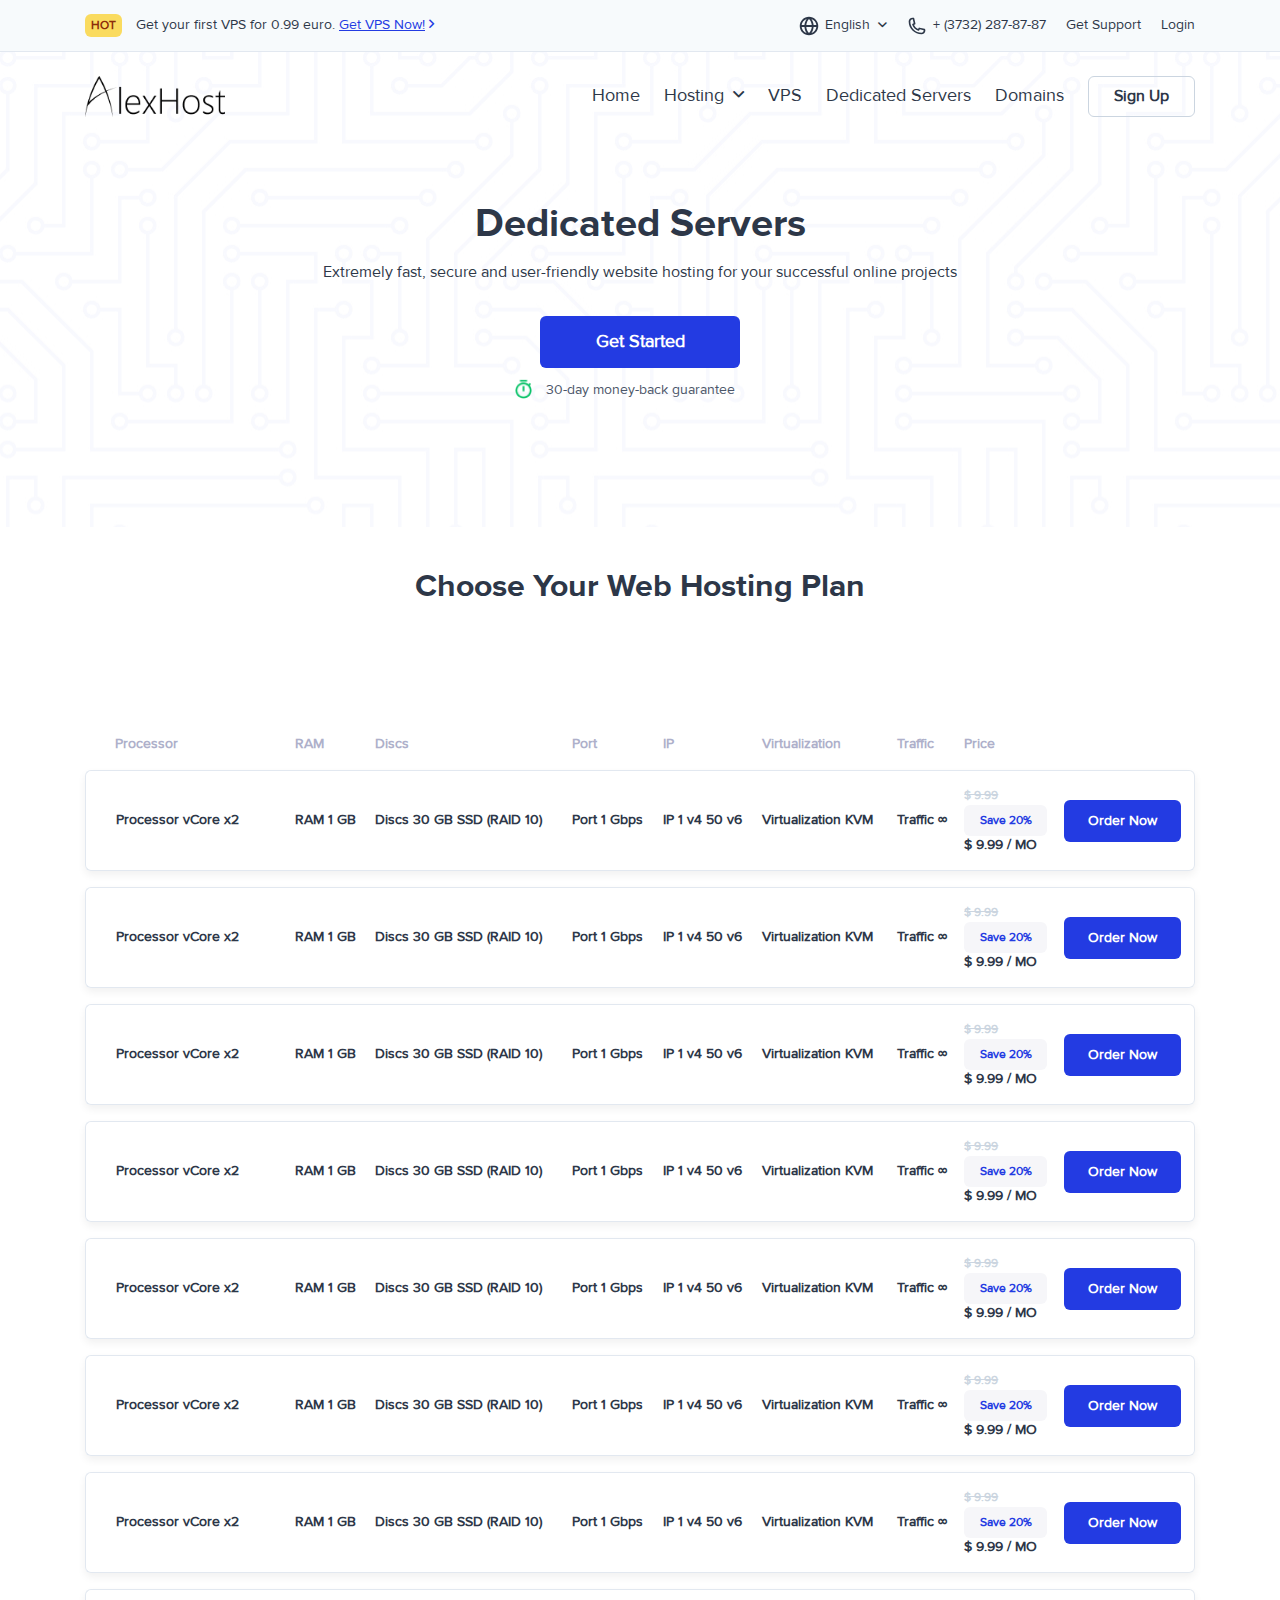
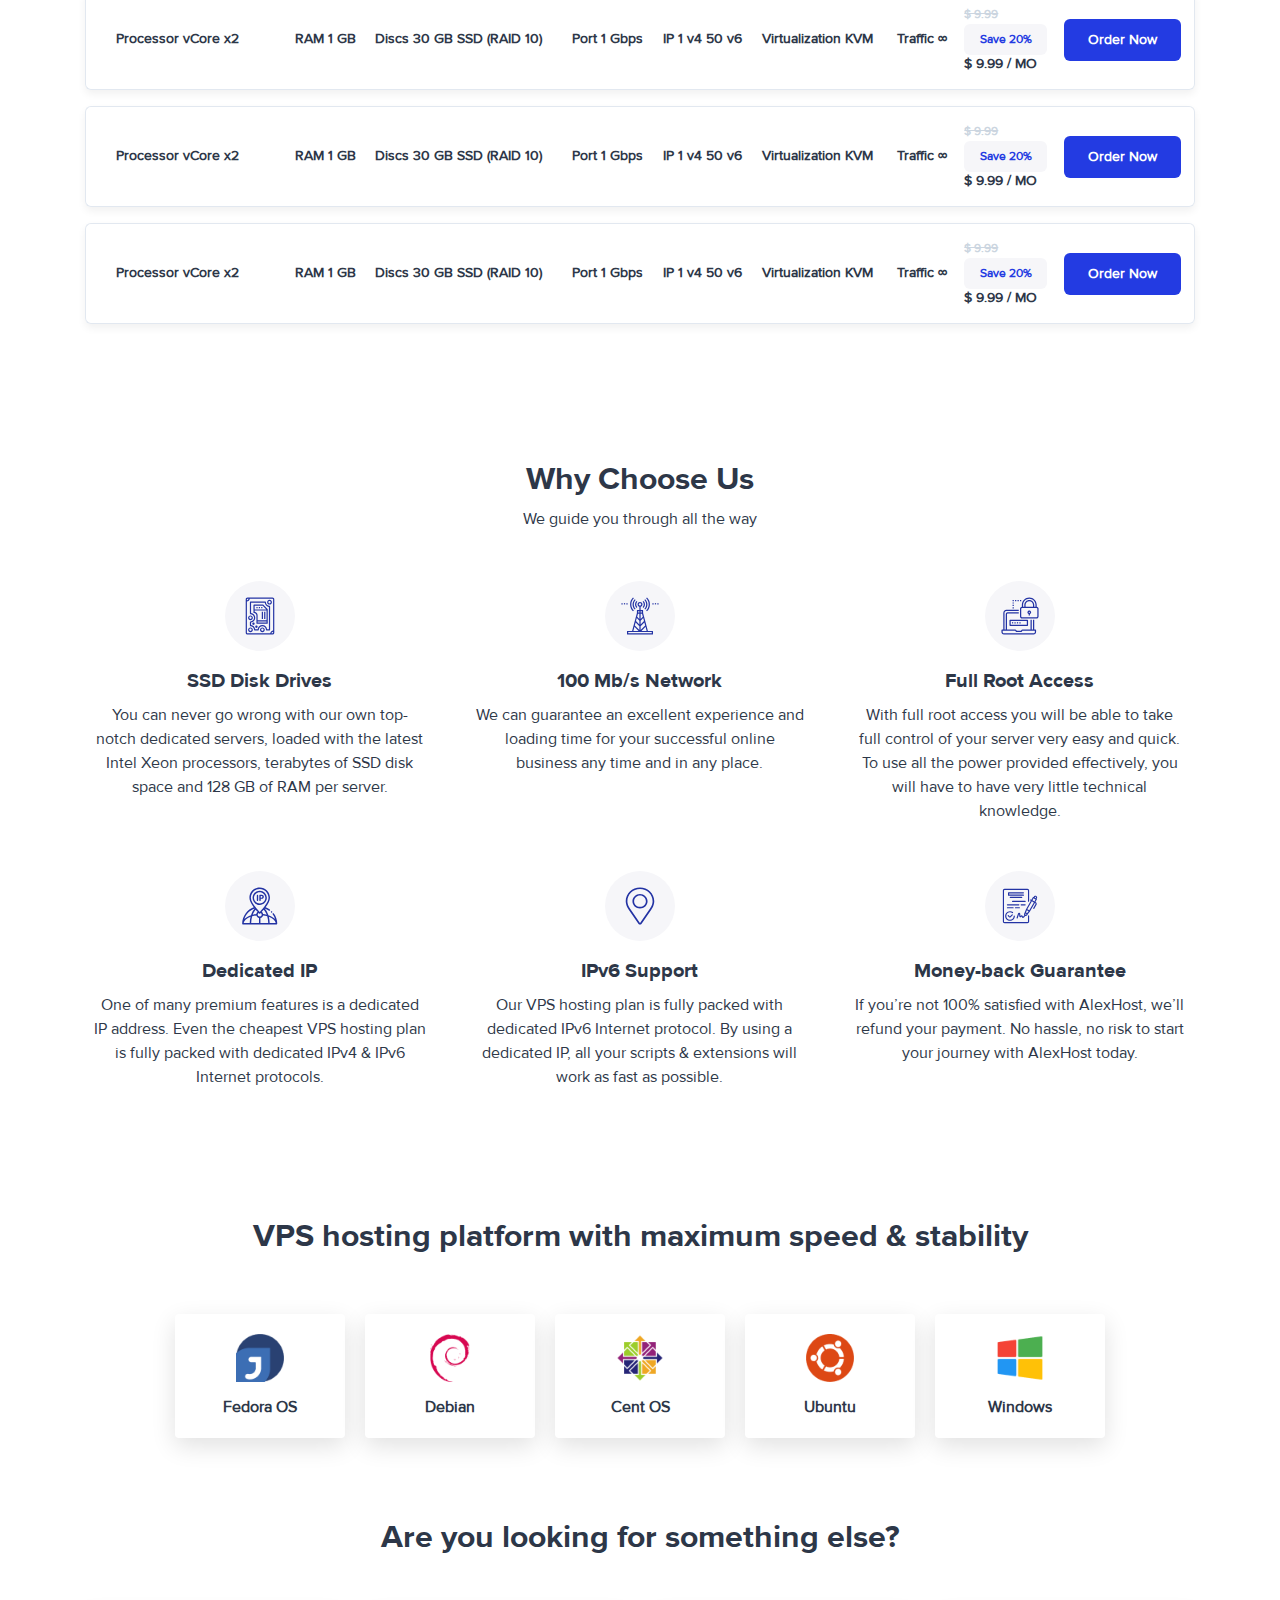
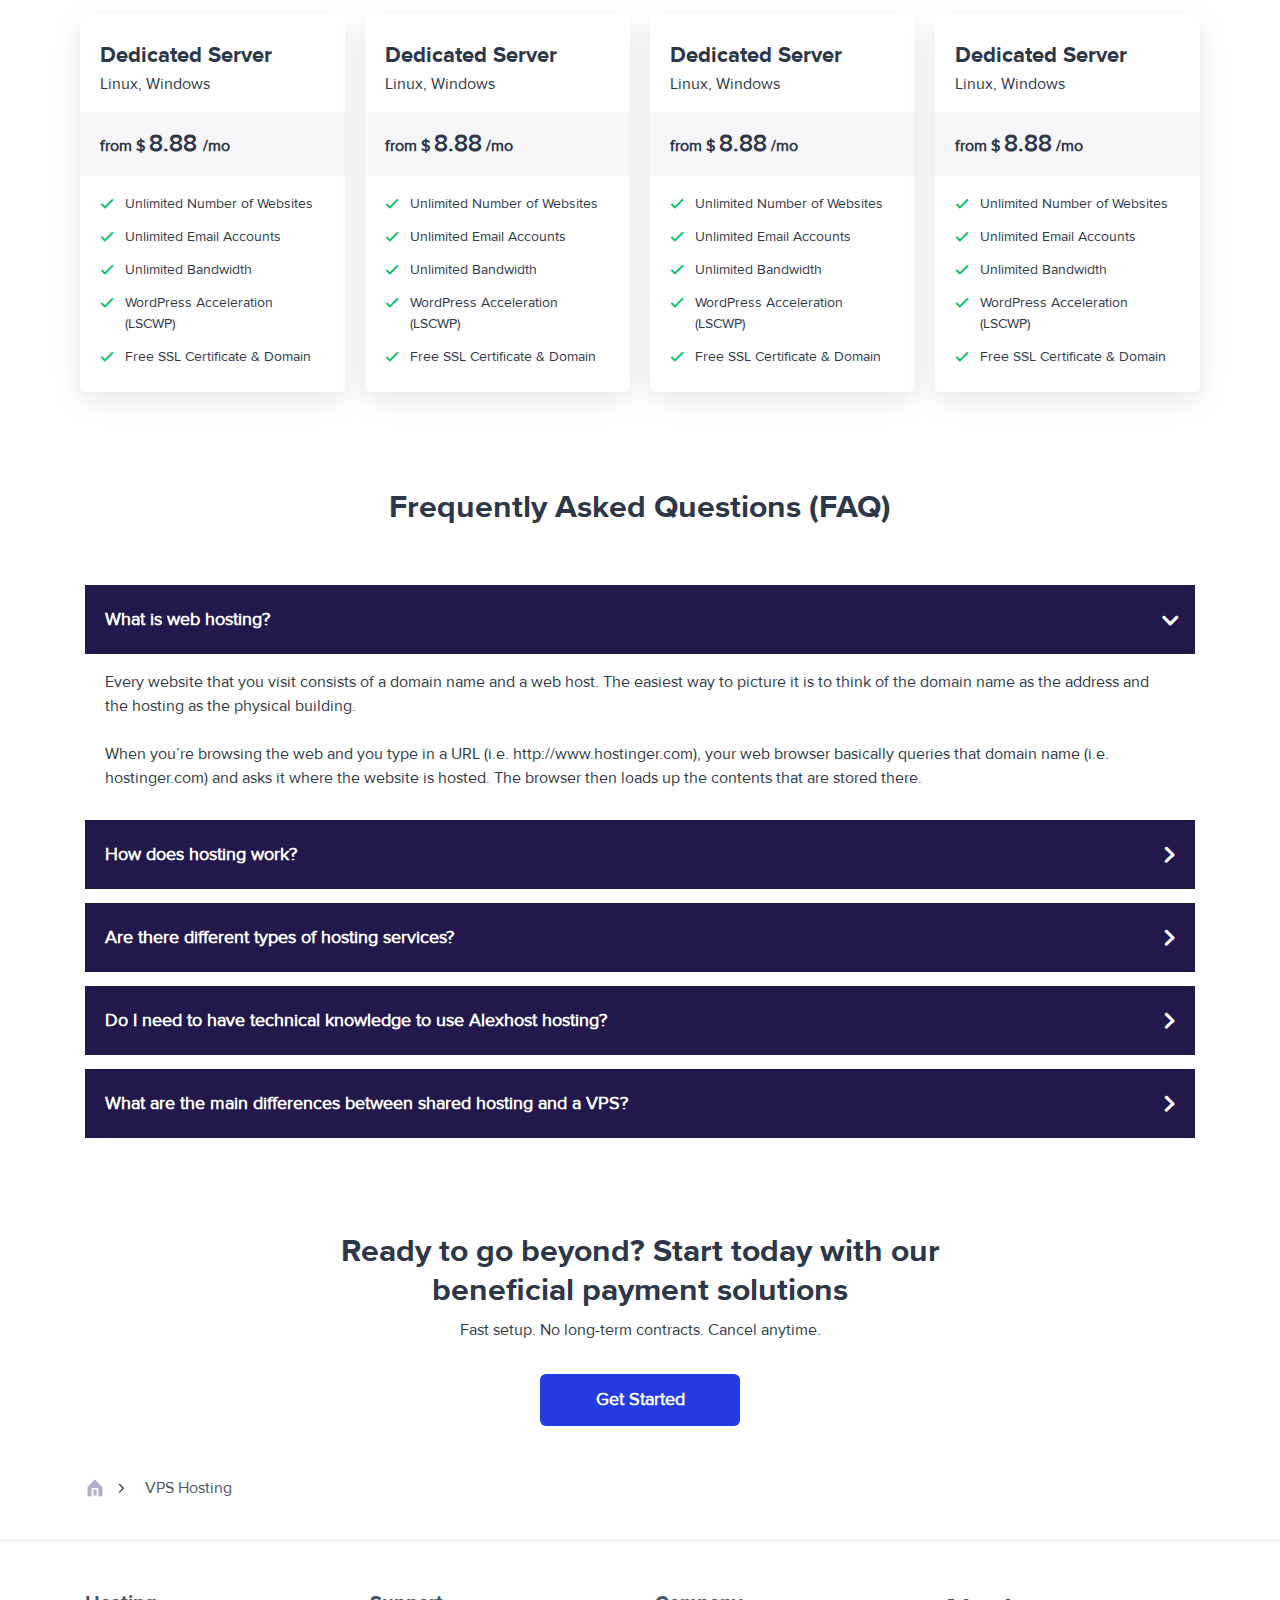
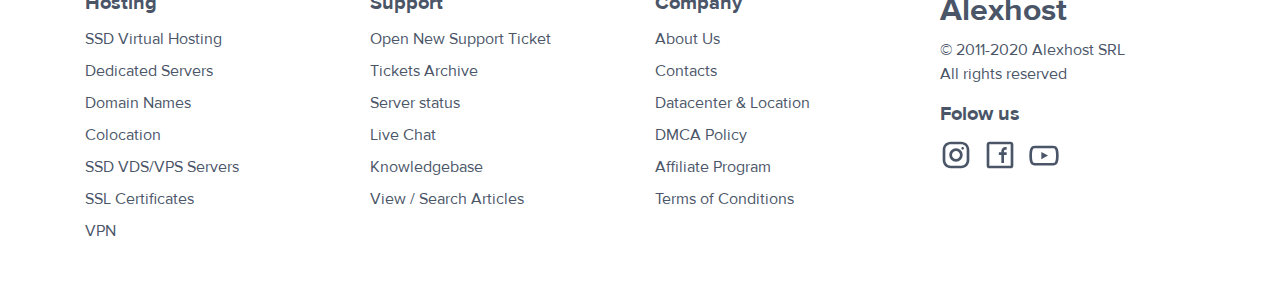
<file: dedicated.html>
<!DOCTYPE html>
<html lang="ru">

<head>

	<meta charset="utf-8">
	<!-- <base href="/"> -->

	<title>Alex Host</title>
	<meta name="description" content="">

	<meta http-equiv="X-UA-Compatible" content="IE=edge">
	<meta name="viewport" content="width=device-width, initial-scale=1.0, user-scalable=no">
	
	<!-- Template Basic Images Start -->
	<meta property="og:image" content="path/to/image.jpg">
	<link rel="icon" href="img/favicon/favicon.ico">
	<link rel="apple-touch-icon" sizes="180x180" href="img/favicon/apple-touch-icon-180x180.png">
	<!-- Template Basic Images End -->
	
	<!-- Custom Browsers Color Start -->
	<meta name="theme-color" content="#000">
	<!-- Custom Browsers Color End -->
	<link rel="stylesheet" href="https://use.fontawesome.com/releases/v5.6.3/css/all.css" integrity="sha384-UHRtZLI+pbxtHCWp1t77Bi1L4ZtiqrqD80Kn4Z8NTSRyMA2Fd33n5dQ8lWUE00s/" crossorigin="anonymous">
	<link rel="stylesheet" href="css/main.min.css">

</head>

<body>

	<header>
		<div class="navbar navbar_default">
			<!-- 
				navbar_default - Используются темный цвет шрифтов, темный логотип.
				navbar_contrast - Используются светлые цвета шрифтов, белый логотип.
			-->	
			<div class="navbar-top">
				<div class="container">
					<div class="row">
						<div class="col-12 navbar-top__row">
							<div class="navbar-top__left navbar-hot" >
								<span class="navbar-hot__label">hot</span>
								<span >						
									Get your first VPS for 0.99 euro. <a href="#">Get VPS Now!</a>
								</span>
							</div>
							<!-- /.navbar__top-left -->
							<div class="navbar-top__right">
								<div class="navbar-top__item lang">
									<a href="#" class="select">English</a>
									<ul class="lang-list">
										<li class="lang-list__item lang-list__item_active"><a href="#">English</a></li>
										<!-- /.lang-list__item -->
										<li class="lang-list__item"><a href="#">Русский</a></li>
										<!-- /.lang-list__item -->
										<li class="lang-list__item"><a href="#">Українська</a></li>
										<!-- /.lang-list__item -->
									</ul>
									<!-- /.lang-list -->
								</div>
								<!-- /.navbar-top__item lang-->
								<a href="tel:+37322878787" class="navbar-top__item tel">+ (3732) 287-87-87</a>
								<!-- /.navbar-top__item -->
								<a href="#" class="navbar-top__item">Get Support</a>
								<!-- /.navbar-top__item -->
								<a href="#" class="navbar-top__item">Login</a>
								<!-- /.navbar-top__item -->
							</div>
							<!-- /.navbar__top-right -->
						</div>
						<!--.navbar-top__row -->	
					</div>
					<!-- /.row .navbar-top__row -->
				</div>
				<!-- /.container -->
					
			</div>
			<!-- /.navbar__top -->
			<div class="navbar-main navbar-main_default">
				<div class="container">
					<div class="row ">
						<div class="col-12 navbar-main__row">
							<a href="index.html" class="logo">
								<img src="img/header/logo-black.png" alt="AlexHost" class="logo-black">
								<img src="img/header/logo-white.png" alt="AlexHost" class="logo-white">
							</a>
							<!-- /.logo -->
							<ul class="main-menu">
								<li>
									<a href="index.html">
										<img src="img/header/icons/home.svg" alt="Home" class="icon-white">
										<span>Home</span>
									</a>
								</li>
								<li class="carret">
									<a href="#">Hosting</a>
									<ul class="sub-menu">
										<li class="sub-menu__item">
											<a href="" class="sub-menu__link">
												<div class="sub-menu__item-icon">
													<img src="img/header/icons/list-icons/dedicated-server.svg" alt="">
												</div>
												<!-- /.sub-menu__item-icon -->
												<div class="sub-menu__item-text">
													<span>Dedicated Server</span>
													<p>For small to medium websites.</p>
												</div>
											</a>
										</li>
										<!-- /.sub-menu__item -->
										<li class="sub-menu__item">
											<a href="" class="sub-menu__link">
												<div class="sub-menu__item-icon">
													<img src="img/header/icons/list-icons/shared.svg" alt="">
												</div>
												<!-- /.sub-menu__item-icon -->
												<div class="sub-menu__item-text">
													<span>Shared Web Hosting</span>
													<p>For small to medium websites.</p>
												</div>
											</a>
										</li>
										<!-- /.sub-menu__item -->
										<li class="sub-menu__item">
											<a href="" class="sub-menu__link">
												<div class="sub-menu__item-icon">
													<img src="img/header/icons/list-icons/vps.svg" alt="">
												</div>
												<!-- /.sub-menu__item-icon -->
												<div class="sub-menu__item-text">
													<span>VPS Servers</span>
													<p>For small to medium websites.</p>
												</div>
											</a>
										</li>
										<!-- /.sub-menu__item -->
										<li class="sub-menu__item">
											<a href="" class="sub-menu__link">
												<div class="sub-menu__item-icon">
													<img src="img/header/icons/list-icons/colocation.svg" alt="">
												</div>
												<!-- /.sub-menu__item-icon -->
												<div class="sub-menu__item-text">
													<span>Colocation</span>
													<p>For small to medium websites.</p>
												</div>
											</a>
										</li>
										<!-- /.sub-menu__item -->
									</ul>
								</li>
								<li><a href="#">VPS</a></li>
								<li><a href="#">Dedicated Servers</a></li>
								<li><a href="#">Domains</a></li>
								<li><a href="#" class="sign">Sign Up</a></li>
							</ul>
							<!-- /.main-menu -->
							<button class="burger">
								<span></span>
								<span></span>
								<span></span>
							</button>
						</div>
							
					</div>
					<!-- /.row navbar-main__row -->
				</div>
				<!-- /.container -->
			</div>
			<!-- /.navbar__main -->
		</div>
		<!-- /.navbar -->

		<div class="header-hero header-hero_default header-hero_center">
			<div class="container">
				<div class="row header-hero__row">
					<div class="col-12">
						<div class="header-hero__content">
							<h1>Dedicated Servers</h1>
							<p>Extremely fast, secure and user-friendly website hosting for your successful online projects</p>
							<div class="header-hero__button-group">
								<a href="#" class="theme-btn">Get Started</a>
							</div>
							
							<!-- /.header-hero__button-group -->
							<span class="monay-back">30-day money-back guarantee</span>
						</div>
						<!-- /.header-hero__content header-hero__content_left -->
					</div>
					<!-- /.col-md-6 -->
				</div>
				<!-- /.row -->
			</div>
			<!-- /.container -->
			
		</div>
	</header>

	<div class="menu-mobile">
		<div class="menu-mobile__header">
			<div class="menu-mobile__logo">
				<img src="img/header/logo-black.png" alt="AlexHost">
			</div>
			<!-- /.menu-mobile__logo -->
			<button class="menu-mobile__close"><i class="fa fa-times"></i></button>
		</div>
		<!-- /.menu-mobile__header -->
		<div class="menu-mobile__authorisation">
			<a href="#" class="theme-btn theme-btn_light">Sign Up</a><a href="#" class="theme-btn theme-btn_light">Login</a>
		</div>
		<!-- /.menu-mobile__authorisation -->
		<ul class="menu-mobile__nav mobile-nav">
			<li><a href="#">Home</a></li>
			<li class="carret">
				<a href="#" >Hosting</a>
				<ul class="sub-menu sub-menu_mobile">
					<li class="sub-menu__item">
						<a href="" class="sub-menu__link">
							<div class="sub-menu__item-icon">
								<img src="img/header/icons/list-icons/dedicated-server.svg" alt="">
							</div>
							<!-- /.sub-menu__item-icon -->
							<div class="sub-menu__item-text">
								<span>Dedicated Server</span>
								<p>For small to medium websites.</p>
							</div>
						</a>
					</li>
					<!-- /.sub-menu__item -->
					<li class="sub-menu__item">
						<a href="" class="sub-menu__link">
							<div class="sub-menu__item-icon">
								<img src="img/header/icons/list-icons/shared.svg" alt="">
							</div>
							<!-- /.sub-menu__item-icon -->
							<div class="sub-menu__item-text">
								<span>Shared Web Hosting</span>
								<p>For small to medium websites.</p>
							</div>
						</a>
					</li>
					<!-- /.sub-menu__item -->
					<li class="sub-menu__item">
						<a href="" class="sub-menu__link">
							<div class="sub-menu__item-icon">
								<img src="img/header/icons/list-icons/vps.svg" alt="">
							</div>
							<!-- /.sub-menu__item-icon -->
							<div class="sub-menu__item-text">
								<span>VPS Servers</span>
								<p>For small to medium websites.</p>
							</div>
						</a>
					</li>
					<!-- /.sub-menu__item -->
					<li class="sub-menu__item">
						<a href="" class="sub-menu__link">
							<div class="sub-menu__item-icon">
								<img src="img/header/icons/list-icons/colocation.svg" alt="">
							</div>
							<!-- /.sub-menu__item-icon -->
							<div class="sub-menu__item-text">
								<span>Colocation</span>
								<p>For small to medium websites.</p>
							</div>
						</a>
					</li>
					<!-- /.sub-menu__item -->
				</ul>
		</li>
			<li><a href="#">VPS</a></li>
			<li><a href="#">Dedicated Servers</a></li>
			<li><a href="#">Domains</a></li>
		</ul>
		<!-- /.menu-mobile__nav -->
		<div class="menu-mobile__contacts">
			<div class="menu-mobile__contacts-tel">
				<a href="tel:+37322878787">+ (3732) 287-87-87</a>
			</div>
			<div class="menu-mobile__contacts-item">
				<div class="navbar-top__item lang">
					<a href="#" class="select">English</a>
					<ul class="lang-list">
						<li class="lang-list__item lang-list__item_active"><a href="#">English</a></li>
						<!-- /.lang-list__item -->
						<li class="lang-list__item"><a href="#">Русский</a></li>
						<!-- /.lang-list__item -->
						<li class="lang-list__item"><a href="#">Українська</a></li>
						<!-- /.lang-list__item -->
					</ul>
					<!-- /.lang-list -->
				</div>
			</div>
		</div>
		<!-- /.menu-mobile__contacts -->
		<div class="menu-mobile__hot">
			<div class="navbar-top__left navbar-hot" >
				<span class="navbar-hot__label">hot</span>
				<span >						
					Get your first VPS for 0.99 euro. <a href="#">Get VPS Now!</a>
				</span>
			</div>
		</div>
		<!-- /.menu-mobile__hot -->
	</div>
	<!-- /.menu-mobile -->

	<section class="hostplan">
		<div class="container">
			<div class="row section__header">
				<div class="col-12">
					<h2>Choose Your Web Hosting Plan</h2>
				</div>
			</div>
			<!-- /.row section__header -->
			<div class="row section__content hostplan__content ">
				<div class="col-12">
					<table class="hostplan-table">
						<tr class="hostplan-table__features">
							<td>Processor</td>
							<td>RAM</td>
							<td>Discs</td>
							<td>Port</td>
							<td>IP</td>
							<td>Virtualization</td>
							<td>Traffic</td>
							<td>Price</td>
							<td></td>
						</tr>
						<tr class="hostplan-table__item">
							<td><span class="hostplan-table__item-title">Processor</span>
							vCore x2</td>
							<td><span class="hostplan-table__item-title">RAM</span>
							1 GB</td>
							<td><span class="hostplan-table__item-title">Discs</span>
							30 GB SSD (RAID 10)</td>
							<td><span class="hostplan-table__item-title">Port</span>
							1 Gbps</td>
							<td><span class="hostplan-table__item-title">IP</span>
							1 v4 50 v6</td>
							<td><span class="hostplan-table__item-title">Virtualization</span>
							KVM</td>
							<td><span class="hostplan-table__item-title">Traffic</span>
							∞</td>
							<td>
								<span class="hostplan-table__old-price">$ 9.99</span>
								<span class="hostplan-table__save">Save 20%</span>
								<span class="hostplan-table__new-price">$ <b>9.99</b> / MO</span>
							</td>
							<td>
								<a href="#" class="theme-btn">Order Now</a>
							</td>
						</tr>
						<tr class="hostplan-table__item">
							<td><span class="hostplan-table__item-title">Processor</span>
							vCore x2</td>
							<td><span class="hostplan-table__item-title">RAM</span>
							1 GB</td>
							<td><span class="hostplan-table__item-title">Discs</span>
							30 GB SSD (RAID 10)</td>
							<td><span class="hostplan-table__item-title">Port</span>
							1 Gbps</td>
							<td><span class="hostplan-table__item-title">IP</span>
							1 v4 50 v6</td>
							<td><span class="hostplan-table__item-title">Virtualization</span>
							KVM</td>
							<td><span class="hostplan-table__item-title">Traffic</span>
							∞</td>
							<td>
								<span class="hostplan-table__old-price">$ 9.99</span>
								<span class="hostplan-table__save">Save 20%</span>
								<span class="hostplan-table__new-price">$ <b>9.99</b> / MO</span>
							</td>
							<td>
								<a href="#" class="theme-btn">Order Now</a>
							</td>
						</tr>
						<tr class="hostplan-table__item">
							<td><span class="hostplan-table__item-title">Processor</span>
							vCore x2</td>
							<td><span class="hostplan-table__item-title">RAM</span>
							1 GB</td>
							<td><span class="hostplan-table__item-title">Discs</span>
							30 GB SSD (RAID 10)</td>
							<td><span class="hostplan-table__item-title">Port</span>
							1 Gbps</td>
							<td><span class="hostplan-table__item-title">IP</span>
							1 v4 50 v6</td>
							<td><span class="hostplan-table__item-title">Virtualization</span>
							KVM</td>
							<td><span class="hostplan-table__item-title">Traffic</span>
							∞</td>
							<td>
								<span class="hostplan-table__old-price">$ 9.99</span>
								<span class="hostplan-table__save">Save 20%</span>
								<span class="hostplan-table__new-price">$ <b>9.99</b> / MO</span>
							</td>
							<td>
								<a href="#" class="theme-btn">Order Now</a>
							</td>
						</tr>
						<tr class="hostplan-table__item">
							<td><span class="hostplan-table__item-title">Processor</span>
							vCore x2</td>
							<td><span class="hostplan-table__item-title">RAM</span>
							1 GB</td>
							<td><span class="hostplan-table__item-title">Discs</span>
							30 GB SSD (RAID 10)</td>
							<td><span class="hostplan-table__item-title">Port</span>
							1 Gbps</td>
							<td><span class="hostplan-table__item-title">IP</span>
							1 v4 50 v6</td>
							<td><span class="hostplan-table__item-title">Virtualization</span>
							KVM</td>
							<td><span class="hostplan-table__item-title">Traffic</span>
							∞</td>
							<td>
								<span class="hostplan-table__old-price">$ 9.99</span>
								<span class="hostplan-table__save">Save 20%</span>
								<span class="hostplan-table__new-price">$ <b>9.99</b> / MO</span>
							</td>
							<td>
								<a href="#" class="theme-btn">Order Now</a>
							</td>
						</tr>
						<tr class="hostplan-table__item">
							<td><span class="hostplan-table__item-title">Processor</span>
							vCore x2</td>
							<td><span class="hostplan-table__item-title">RAM</span>
							1 GB</td>
							<td><span class="hostplan-table__item-title">Discs</span>
							30 GB SSD (RAID 10)</td>
							<td><span class="hostplan-table__item-title">Port</span>
							1 Gbps</td>
							<td><span class="hostplan-table__item-title">IP</span>
							1 v4 50 v6</td>
							<td><span class="hostplan-table__item-title">Virtualization</span>
							KVM</td>
							<td><span class="hostplan-table__item-title">Traffic</span>
							∞</td>
							<td>
								<span class="hostplan-table__old-price">$ 9.99</span>
								<span class="hostplan-table__save">Save 20%</span>
								<span class="hostplan-table__new-price">$ <b>9.99</b> / MO</span>
							</td>
							<td>
								<a href="#" class="theme-btn">Order Now</a>
							</td>
						</tr>
						<tr class="hostplan-table__item">
							<td><span class="hostplan-table__item-title">Processor</span>
							vCore x2</td>
							<td><span class="hostplan-table__item-title">RAM</span>
							1 GB</td>
							<td><span class="hostplan-table__item-title">Discs</span>
							30 GB SSD (RAID 10)</td>
							<td><span class="hostplan-table__item-title">Port</span>
							1 Gbps</td>
							<td><span class="hostplan-table__item-title">IP</span>
							1 v4 50 v6</td>
							<td><span class="hostplan-table__item-title">Virtualization</span>
							KVM</td>
							<td><span class="hostplan-table__item-title">Traffic</span>
							∞</td>
							<td>
								<span class="hostplan-table__old-price">$ 9.99</span>
								<span class="hostplan-table__save">Save 20%</span>
								<span class="hostplan-table__new-price">$ <b>9.99</b> / MO</span>
							</td>
							<td>
								<a href="#" class="theme-btn">Order Now</a>
							</td>
						</tr>
						<tr class="hostplan-table__item">
							<td><span class="hostplan-table__item-title">Processor</span>
							vCore x2</td>
							<td><span class="hostplan-table__item-title">RAM</span>
							1 GB</td>
							<td><span class="hostplan-table__item-title">Discs</span>
							30 GB SSD (RAID 10)</td>
							<td><span class="hostplan-table__item-title">Port</span>
							1 Gbps</td>
							<td><span class="hostplan-table__item-title">IP</span>
							1 v4 50 v6</td>
							<td><span class="hostplan-table__item-title">Virtualization</span>
							KVM</td>
							<td><span class="hostplan-table__item-title">Traffic</span>
							∞</td>
							<td>
								<span class="hostplan-table__old-price">$ 9.99</span>
								<span class="hostplan-table__save">Save 20%</span>
								<span class="hostplan-table__new-price">$ <b>9.99</b> / MO</span>
							</td>
							<td>
								<a href="#" class="theme-btn">Order Now</a>
							</td>
						</tr>
						<tr class="hostplan-table__item">
							<td><span class="hostplan-table__item-title">Processor</span>
							vCore x2</td>
							<td><span class="hostplan-table__item-title">RAM</span>
							1 GB</td>
							<td><span class="hostplan-table__item-title">Discs</span>
							30 GB SSD (RAID 10)</td>
							<td><span class="hostplan-table__item-title">Port</span>
							1 Gbps</td>
							<td><span class="hostplan-table__item-title">IP</span>
							1 v4 50 v6</td>
							<td><span class="hostplan-table__item-title">Virtualization</span>
							KVM</td>
							<td><span class="hostplan-table__item-title">Traffic</span>
							∞</td>
							<td>
								<span class="hostplan-table__old-price">$ 9.99</span>
								<span class="hostplan-table__save">Save 20%</span>
								<span class="hostplan-table__new-price">$ <b>9.99</b> / MO</span>
							</td>
							<td>
								<a href="#" class="theme-btn">Order Now</a>
							</td>
						</tr>
						<tr class="hostplan-table__item">
							<td><span class="hostplan-table__item-title">Processor</span>
							vCore x2</td>
							<td><span class="hostplan-table__item-title">RAM</span>
							1 GB</td>
							<td><span class="hostplan-table__item-title">Discs</span>
							30 GB SSD (RAID 10)</td>
							<td><span class="hostplan-table__item-title">Port</span>
							1 Gbps</td>
							<td><span class="hostplan-table__item-title">IP</span>
							1 v4 50 v6</td>
							<td><span class="hostplan-table__item-title">Virtualization</span>
							KVM</td>
							<td><span class="hostplan-table__item-title">Traffic</span>
							∞</td>
							<td>
								<span class="hostplan-table__old-price">$ 9.99</span>
								<span class="hostplan-table__save">Save 20%</span>
								<span class="hostplan-table__new-price">$ <b>9.99</b> / MO</span>
							</td>
							<td>
								<a href="#" class="theme-btn">Order Now</a>
							</td>
						</tr>
						<tr class="hostplan-table__item">
							<td><span class="hostplan-table__item-title">Processor</span>
							vCore x2</td>
							<td><span class="hostplan-table__item-title">RAM</span>
							1 GB</td>
							<td><span class="hostplan-table__item-title">Discs</span>
							30 GB SSD (RAID 10)</td>
							<td><span class="hostplan-table__item-title">Port</span>
							1 Gbps</td>
							<td><span class="hostplan-table__item-title">IP</span>
							1 v4 50 v6</td>
							<td><span class="hostplan-table__item-title">Virtualization</span>
							KVM</td>
							<td><span class="hostplan-table__item-title">Traffic</span>
							∞</td>
							<td>
								<span class="hostplan-table__old-price">$ 9.99</span>
								<span class="hostplan-table__save">Save 20%</span>
								<span class="hostplan-table__new-price">$ <b>9.99</b> / MO</span>
							</td>
							<td>
								<a href="#" class="theme-btn">Order Now</a>
							</td>
						</tr>
					</table>
				</div>
				
			</div>
			<!-- /.row section__content -->
		</div>
		<!-- /.container -->
	</section>
	<!-- /.hostplan -->

	
	<section class="choose">
		<div class="container">
			<div class="row section__header">
				<div class="col-12">
					<h2>Why Choose Us</h2>
					<p>We guide you through all the way</p>
				</div>
				<!-- /.col-12 -->
			</div>
			<!-- /.row section__header -->
			<div class="row section__content">
				<div class="col-sm-4 choose__item">
					<div class="choose__icon"><img src="img/choose/hdd.svg" alt="SSD Disk Drives"></div>
					<!-- /.choose__icon -->
					<h4 class="choose__title">SSD Disk Drives</h4>
					<!-- /.choose__title -->
					<p>You can never go wrong with our own top-notch dedicated servers, loaded with the latest Intel Xeon processors, terabytes of SSD disk space and 128 GB of RAM per server.</p>
				</div>
				<!-- /.col-sm-4 choose__item -->
				<div class="col-sm-4 choose__item">
					<div class="choose__icon"><img src="img/choose/network.svg" alt="choose-2"></div>
					<!-- /.choose__icon -->
					<h4 class="choose__title">100 Mb/s Network</h4>
					<!-- /.choose__title -->
					<p>We can guarantee an excellent experience and loading time for your successful online business any time and in any place.</p>
				</div>
				<!-- /.col-sm-4 choose__item -->
				<div class="col-sm-4 choose__item">
					<div class="choose__icon"><img src="img/choose/root.svg" alt="choose-3"></div>
					<!-- /.choose__icon -->
					<h4 class="choose__title">Full Root Access</h4>
					<!-- /.choose__title -->
					<p>With full root access you will be able to take full control of your server very easy and quick. To use all the power provided effectively, you will have to have very little technical knowledge.</p>
				</div>
				<!-- /.col-sm-4 choose__item -->
				<div class="col-sm-4 choose__item">
					<div class="choose__icon"><img src="img/choose/ip.svg" alt="choose-3"></div>
					<!-- /.choose__icon -->
					<h4 class="choose__title">Dedicated IP</h4>
					<!-- /.choose__title -->
					<p>One of many premium features is a dedicated IP address. Even the cheapest VPS hosting plan is fully packed with dedicated IPv4 & IPv6 Internet protocols.</p>
				</div>
				<!-- /.col-sm-4 choose__item -->
				<div class="col-sm-4 choose__item">
					<div class="choose__icon"><img src="img/choose/ipv6.svg" alt="choose-3"></div>
					<!-- /.choose__icon -->
					<h4 class="choose__title">IPv6 Support</h4>
					<!-- /.choose__title -->
					<p>Our VPS hosting plan is fully packed with dedicated IPv6 Internet protocol. By using a dedicated IP, all your scripts & extensions will work as fast as possible.</p>
				</div>
				<!-- /.col-sm-4 choose__item -->
				<div class="col-sm-4 choose__item">
					<div class="choose__icon"><img src="img/choose/moneyback.svg" alt="choose-3"></div>
					<!-- /.choose__icon -->
					<h4 class="choose__title">Money-back Guarantee</h4>
					<!-- /.choose__title -->
					<p>If you’re not 100% satisfied with AlexHost, we’ll refund your payment. No hassle, no risk to start your journey with AlexHost today.</p>
				</div>
				<!-- /.col-sm-4 choose__item -->
				
			</div>
			<!-- /.row section__content -->
		</div>
		<!-- /.container -->
	</section>
	<!-- /.choose -->
	<section class="platform">
		<div class="container-fluid">
			<div class="row section__header">
				<div class="col-12">
					<h2>VPS hosting platform with maximum speed & stability</h2>
				</div>
			</div>
			<!-- /.row section__header -->
			<div class="row section__content platform__content">
				<a href="#" class="platform__item">
					<div class="platform__icon"><img src="img/platform/fedora.png" alt="Fedora OS"></div>
					<!-- /.platform__icon -->
					<span class="platform__name">Fedora OS</span>
				</a>
				<a href="#" class="platform__item">
					<div class="platform__icon"><img src="img/platform/debian.png" alt="Debian"></div>
					<!-- /.platform__icon -->
					<span class="platform__name">Debian</span>
				</a>
				<a href="#" class="platform__item">
					<div class="platform__icon"><img src="img/platform/cent.png" alt="Cent OS"></div>
					<!-- /.platform__icon -->
					<span class="platform__name">Cent OS</span>
				</a>
				<a href="#" class="platform__item">
					<div class="platform__icon"><img src="img/platform/ubuntu.png" alt="Ubuntu"></div>
					<!-- /.platform__icon -->
					<span class="platform__name">Ubuntu</span>
				</a>
				<a href="#" class="platform__item">
					<div class="platform__icon"><img src="img/platform/windows.png" alt="Windows"></div>
					<!-- /.platform__icon -->
					<span class="platform__name">Windows</span>
				</a>
			</div>
			<!-- /.row section__content -->
		</div>
		<!-- /.platform -->
	</section>
	<!-- /.class -->

	<section class="else">
		<div class="container">
			<div class="row section__header">
				<div class="col-12">
					<h2>Are you looking for something else?</h2>
				</div>
			</div>
			<!-- /.row section__header -->
			<div class="row else__content section__content">
				<div class="col-lg-3 col-md-4 else__item">
					<div class="else__item-box">
						<div class="else__item-header">
							<a href="#" class="else__name">Dedicated Server</a>
							<span class="else__tags">Linux, Windows</span>
						</div>
						<!-- /.else__item-header -->
						<span class="else__cost">from $ <b>8.88 </b>/mo</span>
						<ul class="else__list">
							<li class="else__list-item">Unlimited Number of Websites</li>
							<!-- /.else__list-item -->
							<li class="else__list-item">Unlimited Email Accounts</li>
							<!-- /.else__list-item -->
							<li class="else__list-item">Unlimited Bandwidth</li>
							<!-- /.else__list-item -->
							<li class="else__list-item">WordPress Acceleration (LSCWP)</li>
							<!-- /.else__list-item -->
							<li class="else__list-item">Free SSL Certificate & Domain</li>
							<!-- /.else__list-item -->
						</ul>
						<!-- /.else__list -->
					</div>
					<!-- /.else__item-box -->
				</div>
				<!-- /.col-md-3 else__item -->
				<div class="col-lg-3 col-md-4 else__item">
					<div class="else__item-box">
						<div class="else__item-header">
							<a href="#" class="else__name">Dedicated Server</a>
							<span class="else__tags">Linux, Windows</span>
						</div>
						<!-- /.else__item-header -->
						<span class="else__cost">from $ <b>8.88</b> /mo</span>
						<ul class="else__list">
							<li class="else__list-item">Unlimited Number of Websites</li>
							<!-- /.else__list-item -->
							<li class="else__list-item">Unlimited Email Accounts</li>
							<!-- /.else__list-item -->
							<li class="else__list-item">Unlimited Bandwidth</li>
							<!-- /.else__list-item -->
							<li class="else__list-item">WordPress Acceleration (LSCWP)</li>
							<!-- /.else__list-item -->
							<li class="else__list-item">Free SSL Certificate & Domain</li>
							<!-- /.else__list-item -->
						</ul>
						<!-- /.else__list -->
					</div>
					<!-- /.else__item-box -->
				</div>
				<!-- /.col-md-3 else__item -->
				<div class="col-lg-3 col-md-4 else__item">
					<div class="else__item-box">
						<div class="else__item-header">
							<a href="#" class="else__name">Dedicated Server</a>
							<span class="else__tags">Linux, Windows</span>
						</div>
						<!-- /.else__item-header -->
						<span class="else__cost">from $ <b>8.88</b> /mo</span>
						<ul class="else__list">
							<li class="else__list-item">Unlimited Number of Websites</li>
							<!-- /.else__list-item -->
							<li class="else__list-item">Unlimited Email Accounts</li>
							<!-- /.else__list-item -->
							<li class="else__list-item">Unlimited Bandwidth</li>
							<!-- /.else__list-item -->
							<li class="else__list-item">WordPress Acceleration (LSCWP)</li>
							<!-- /.else__list-item -->
							<li class="else__list-item">Free SSL Certificate & Domain</li>
							<!-- /.else__list-item -->
						</ul>
						<!-- /.else__list -->
					</div>
					<!-- /.else__item-box -->
				</div>
				<!-- /.col-md-3 else__item -->
				<div class="col-lg-3 col-md-4 else__item">
					<div class="else__item-box">
						<div class="else__item-header">
							<a href="#" class="else__name">Dedicated Server</a>
							<span class="else__tags">Linux, Windows</span>
						</div>
						<!-- /.else__item-header -->
						<span class="else__cost">from $ <b>8.88</b> /mo</span>
						<ul class="else__list">
							<li class="else__list-item">Unlimited Number of Websites</li>
							<!-- /.else__list-item -->
							<li class="else__list-item">Unlimited Email Accounts</li>
							<!-- /.else__list-item -->
							<li class="else__list-item">Unlimited Bandwidth</li>
							<!-- /.else__list-item -->
							<li class="else__list-item">WordPress Acceleration (LSCWP)</li>
							<!-- /.else__list-item -->
							<li class="else__list-item">Free SSL Certificate & Domain</li>
							<!-- /.else__list-item -->
						</ul>
						<!-- /.else__list -->
					</div>
					<!-- /.else__item-box -->
				</div>
				<!-- /.col-md-3 else__item -->
			</div>
			<!-- /.row section__content -->
		</div>
		<!-- /.container -->
	</section>
	<!-- /.else -->

	<section class="faq">
		<div class="container">
			<div class="row section__header">
				<div class="col-12">
					<h2>Frequently Asked Questions (FAQ)</h2>
				</div>
			</div>
			<!-- /.row section__header -->
			<div class="row section__content">
				<div class="col-12">
					<div class="accordeon">
						<div class="accordeon__section">
							<div class="accordeon__section-head">What is web hosting?</div>
							<!-- /.accordeon__section-head -->
							<div class="accordeon__section-content">
								<div>
									<p>Every website that you visit consists of a domain name and a web host. The easiest way to picture it is to think of the domain name as the address and the hosting as the physical building.<br><br>

									When you’re browsing the web and you type in a URL (i.e. http://www.hostinger.com), your web browser basically queries that domain name (i.e. hostinger.com) and asks it where the website is hosted. The browser then loads up the contents that are stored there.</p>
								</div>
									
							</div>
							<!-- /.accordeon__section-content -->
						</div>
						<!-- /.accordeon__section -->
						<div class="accordeon__section">
							<div class="accordeon__section-head">How does hosting work?</div>
							<!-- /.accordeon__section-head -->
							<div class="accordeon__section-content">
								<div>
									<p>Every website that you visit consists of a domain name and a web host. The easiest way to picture it is to think of the domain name as the address and the hosting as the physical building.<br><br>

									When you’re browsing the web and you type in a URL (i.e. http://www.hostinger.com), your web browser basically queries that domain name (i.e. hostinger.com) and asks it where the website is hosted. The browser then loads up the contents that are stored there.</p>
								</div>
								
							</div>
							<!-- /.accordeon__section-content -->
						</div>
						<!-- /.accordeon__section -->
						<div class="accordeon__section">
							<div class="accordeon__section-head">Are there different types of hosting services?</div>
							<!-- /.accordeon__section-head -->
							<div class="accordeon__section-content">
								<div>
									<p>Every website that you visit consists of a domain name and a web host. The easiest way to picture it is to think of the domain name as the address and the hosting as the physical building.<br><br>

									When you’re browsing the web and you type in a URL (i.e. http://www.hostinger.com), your web browser basically queries that domain name (i.e. hostinger.com) and asks it where the website is hosted. The browser then loads up the contents that are stored there.</p>
								</div>
								
							</div>
							<!-- /.accordeon__section-content -->
						</div>
						<!-- /.accordeon__section -->
						
						<div class="accordeon__section">
							<div class="accordeon__section-head">Do I need to have technical knowledge to use Alexhost hosting?</div>
							<!-- /.accordeon__section-head -->
							<div class="accordeon__section-content">
								<div>
									<p>Every website that you visit consists of a domain name and a web host. The easiest way to picture it is to think of the domain name as the address and the hosting as the physical building.<br><br>

									When you’re browsing the web and you type in a URL (i.e. http://www.hostinger.com), your web browser basically queries that domain name (i.e. hostinger.com) and asks it where the website is hosted. The browser then loads up the contents that are stored there.</p>
								</div>
								
							</div>
							<!-- /.accordeon__section-content -->
						</div>
						<!-- /.accordeon__section -->
						<div class="accordeon__section">
							<div class="accordeon__section-head">What are the main differences between shared hosting and a VPS?</div>
							<!-- /.accordeon__section-head -->
							<div class="accordeon__section-content">
								<div>
									<p>Every website that you visit consists of a domain name and a web host. The easiest way to picture it is to think of the domain name as the address and the hosting as the physical building.<br><br>

									When you’re browsing the web and you type in a URL (i.e. http://www.hostinger.com), your web browser basically queries that domain name (i.e. hostinger.com) and asks it where the website is hosted. The browser then loads up the contents that are stored there.</p>
								</div>
								
							</div>
							<!-- /.accordeon__section-content -->
						</div>
						<!-- /.accordeon__section -->
					</div>
					<!-- /.accordeon -->
				</div>
			</div>
			<!-- /.row section__content -->
		</div>
		<!-- /.container -->
	</section>
	<!-- /.faq -->

	<section class="start pb50">
		<div class="container">
			<div class="row section__header">
				<div class="col-12">
					<h2>Ready to go beyond? Start today with our<br>beneficial payment solutions</h2>
					<p>Fast setup. No long-term contracts. Cancel anytime.</p>
				</div>
			</div>
			<!-- /.row section__header -->
			<div class="row start__content section__content">
				<a href="#" class="theme-btn">Get Started</a>
			</div>
			<!-- /.row section__content -->
		</div>
		<!-- /.container -->
	</section>
	<!-- /.start -->

	<section class="breadcrumbs">
		<div class="container">
			<div class="row">
				<ul class="col-12 breadcrumbs__list">
					<li><a href="index.html" class="home"></a></li>
					<li><a href="#">VPS Hosting</a></li>
					
					
				</ul>
				<!-- /.col-12 -->
			</div>
			<!-- /.row -->
		</div>
		<!-- /.container -->
	</section>
	<!-- /.breadcrumbs -->

	<footer class="">
		<div class="container">
			<div class="row">
				<div class="col-lg-3 col-md-4 mobile-accordeon">
					<h4>Hosting</h4>
					<ul>
						<li><a href="#">SSD Virtual Hosting</a></li>
						<li><a href="#">Dedicated Servers</a></li>
						<li><a href="#">Domain Names</a></li>
						<li><a href="#">Colocation</a></li>
						<li><a href="#">SSD VDS/VPS Servers</a></li>
						<li><a href="#">SSL Certificates</a></li>
						<li><a href="#">VPN</a></li>
					</ul>
				</div>
				<!-- /.col-md-3 -->
				<div class="col-lg-3 col-md-4 mobile-accordeon">
					<h4>Support</h4>
					<ul>
						<li><a href="#">Open New Support Ticket</a></li>
						<li><a href="#">Tickets Archive</a></li>
						<li><a href="#">Server status</a></li>
						<li><a href="#">Live Chat</a></li>
						<li><a href="#">Knowledgebase</a></li>
						<li><a href="#">View / Search Articles</a></li>
					</ul>
				</div>
				<!-- /.col-md-3 -->
				<div class="col-lg-3 col-md-4 mobile-accordeon">
					<h4>Company</h4>
					<ul>
						<li><a href="#">About Us</a></li>
						<li><a href="#">Contacts</a></li>
						<li><a href="#">Datacenter & Location</a></li>
						<li><a href="#">DMCA Policy</a></li>
						<li><a href="#">Affiliate Program</a></li>
						<li><a href="#">Terms of Conditions</a></li>
					</ul>
				</div>
				<!-- /.col-md-3 -->
				<div class="col-lg-3 col-md-12">
					<div class="row footer__social-block">
						<div class="col-md-6 col-lg-12">
							<h2>Alexhost</h2>
							<p>© 2011-2020 Alexhost SRL<br>All rights reserved</p>
						</div>
						<div class="col-md-6 col-lg-12 footer__social">
								<h4>Folow us</h4>
								<div class="footer__social-list">
									<a href="#"><img src="img/footer/insta.svg" alt="instagram"></a>
									<a href="#"><img src="img/footer/fb.svg" alt=""></a>
									<a href="#"><img src="img/footer/yb.svg"></a>
								</div>
							</div>
					</div>
							
							
				</div>
				<!-- /.col-md-3 -->
			</div>
			<!-- /.row -->
		</div>
		<!-- /.container -->
	</footer>
	<!-- /.footer_contrast -->

	

	<script src="js/scripts.min.js"></script>

</body>
</html>
</file>
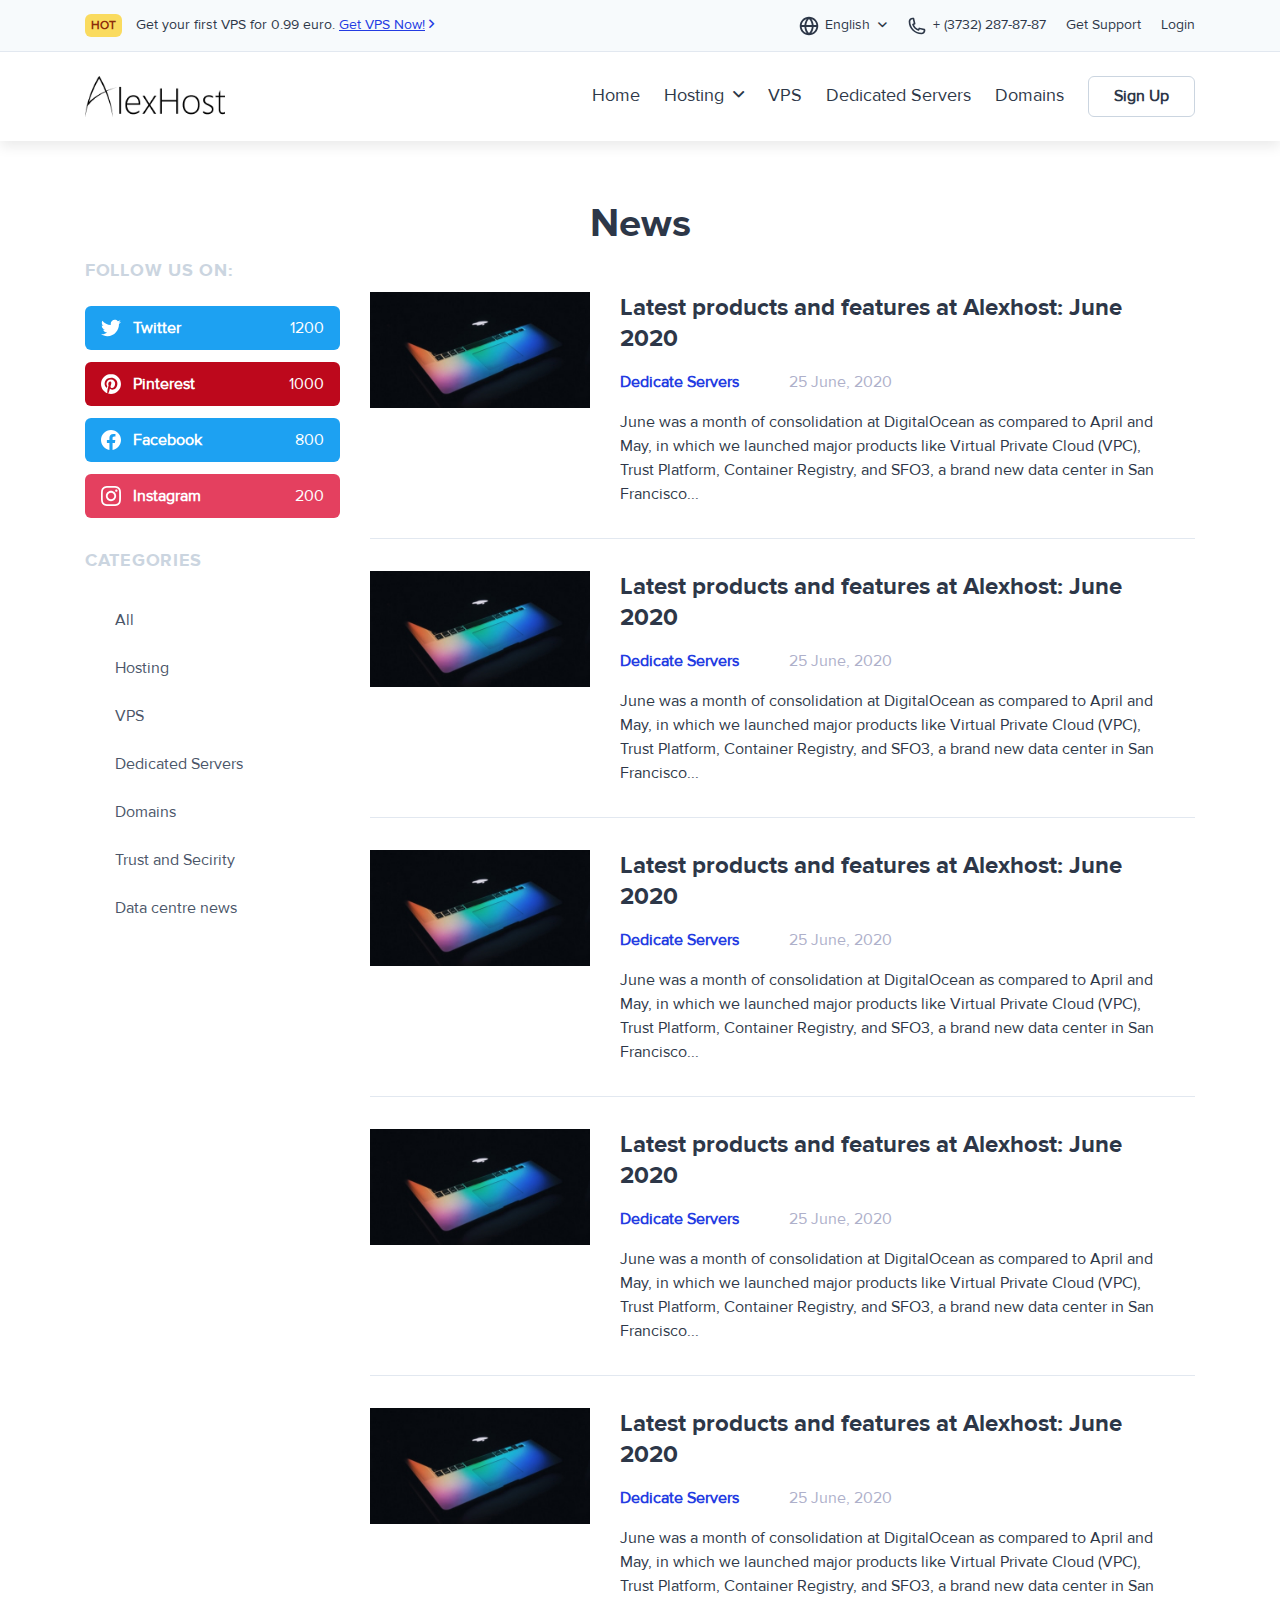
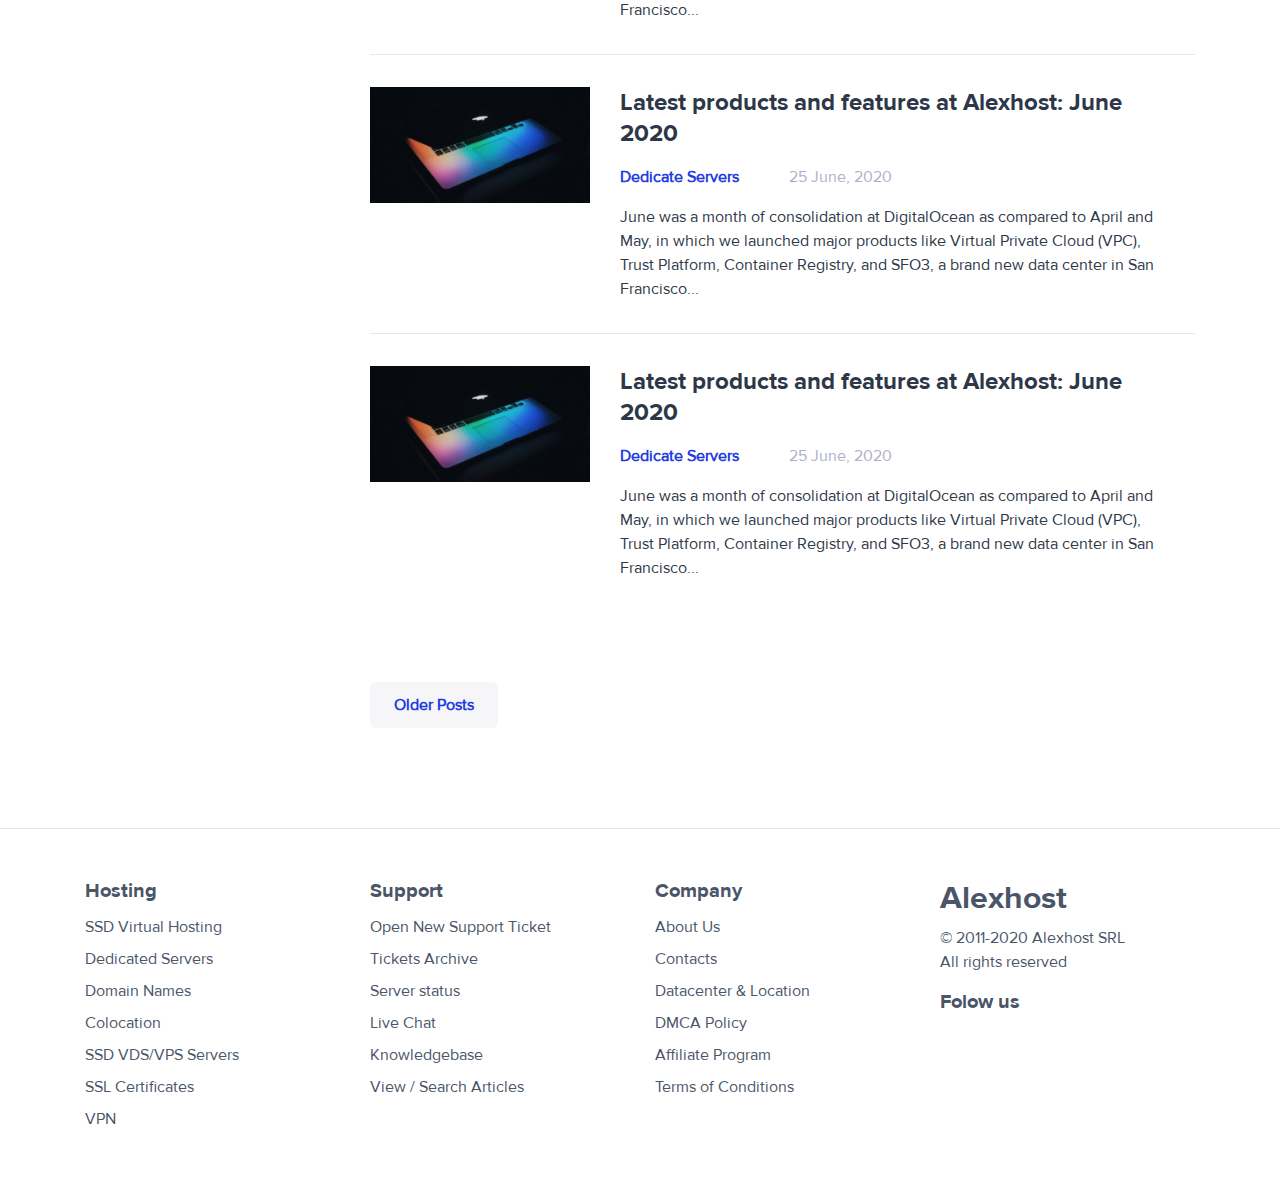
<file: news.html>
<!DOCTYPE html>
<html lang="ru">

<head>

	<meta charset="utf-8">
	<!-- <base href="/"> -->

	<title>Alex Host</title>
	<meta name="description" content="">

	<meta http-equiv="X-UA-Compatible" content="IE=edge">
	<meta name="viewport" content="width=device-width, initial-scale=1.0, user-scalable=no">
	
	<!-- Template Basic Images Start -->
	<meta property="og:image" content="path/to/image.jpg">
	<link rel="icon" href="img/favicon/favicon.ico">
	<link rel="apple-touch-icon" sizes="180x180" href="img/favicon/apple-touch-icon-180x180.png">
	<!-- Template Basic Images End -->
	
	<!-- Custom Browsers Color Start -->
	<meta name="theme-color" content="#000">
	<!-- Custom Browsers Color End -->
	<link rel="stylesheet" href="https://use.fontawesome.com/releases/v5.6.3/css/all.css" integrity="sha384-UHRtZLI+pbxtHCWp1t77Bi1L4ZtiqrqD80Kn4Z8NTSRyMA2Fd33n5dQ8lWUE00s/" crossorigin="anonymous">
	<link rel="stylesheet" href="css/main.min.css">

</head>

<body>

	<header>
		<div class="navbar navbar_default navbar_shadow">
			<!-- 
				navbar_default - Используются темный цвет шрифтов, темный логотип.
				navbar_contrast - Используются светлые цвета шрифтов, белый логотип.
			-->	
			<div class="navbar-top ">
				<div class="container">
					<div class="row">
						<div class="col-12 navbar-top__row">
							<div class="navbar-top__left navbar-hot" >
								<span class="navbar-hot__label">hot</span>
								<span >						
									Get your first VPS for 0.99 euro. <a href="#">Get VPS Now!</a>
								</span>
							</div>
							<!-- /.navbar__top-left -->
							<div class="navbar-top__right">
								<div class="navbar-top__item lang">
									<a href="#" class="select">English</a>
									<ul class="lang-list">
										<li class="lang-list__item lang-list__item_active"><a href="#">English</a></li>
										<!-- /.lang-list__item -->
										<li class="lang-list__item"><a href="#">Русский</a></li>
										<!-- /.lang-list__item -->
										<li class="lang-list__item"><a href="#">Українська</a></li>
										<!-- /.lang-list__item -->
									</ul>
									<!-- /.lang-list -->
								</div>
								<!-- /.navbar-top__item lang-->
								<a href="tel:+37322878787" class="navbar-top__item tel">+ (3732) 287-87-87</a>
								<!-- /.navbar-top__item -->
								<a href="#" class="navbar-top__item">Get Support</a>
								<!-- /.navbar-top__item -->
								<a href="#" class="navbar-top__item">Login</a>
								<!-- /.navbar-top__item -->
							</div>
							<!-- /.navbar__top-right -->
						</div>
						<!--.navbar-top__row -->	
					</div>
					<!-- /.row .navbar-top__row -->
				</div>
				<!-- /.container -->
					
			</div>
			<!-- /.navbar__top -->
			<div class="navbar-main navbar-main_default">
				<div class="container">
					<div class="row ">
						<div class="col-12 navbar-main__row">
							<a href="index.html" class="logo">
								<img src="img/header/logo-black.png" alt="AlexHost" class="logo-black">
								<img src="img/header/logo-white.png" alt="AlexHost" class="logo-white">
							</a>
							<!-- /.logo -->
							<ul class="main-menu">
								<li>
									<a href="index.html">
										<img src="img/header/icons/home.svg" alt="Home" class="icon-white">
										<span>Home</span>
									</a>
								</li>
								<li class="carret">
									<a href="#">Hosting</a>
									<ul class="sub-menu">
										<li class="sub-menu__item">
											<a href="" class="sub-menu__link">
												<div class="sub-menu__item-icon">
													<img src="img/header/icons/submenu-1.png" alt="">
												</div>
												<!-- /.sub-menu__item-icon -->
												<div class="sub-menu__item-text">
													<span>Dedicated Server</span>
													<p>For small to medium websites.</p>
												</div>
											</a>
										</li>
										<!-- /.sub-menu__item -->
										<li class="sub-menu__item">
											<a href="" class="sub-menu__link">
												<div class="sub-menu__item-icon">
													<img src="img/header/icons/submenu-2.png" alt="">
												</div>
												<!-- /.sub-menu__item-icon -->
												<div class="sub-menu__item-text">
													<span>Shared Web Hosting</span>
													<p>For small to medium websites.</p>
												</div>
											</a>
										</li>
										<!-- /.sub-menu__item -->
										<li class="sub-menu__item">
											<a href="" class="sub-menu__link">
												<div class="sub-menu__item-icon">
													<img src="img/header/icons/submenu-3.png" alt="">
												</div>
												<!-- /.sub-menu__item-icon -->
												<div class="sub-menu__item-text">
													<span>VPS Servers</span>
													<p>For small to medium websites.</p>
												</div>
											</a>
										</li>
										<!-- /.sub-menu__item -->
										<li class="sub-menu__item">
											<a href="" class="sub-menu__link">
												<div class="sub-menu__item-icon">
													<img src="img/header/icons/submenu-4.png" alt="">
												</div>
												<!-- /.sub-menu__item-icon -->
												<div class="sub-menu__item-text">
													<span>Colocation</span>
													<p>For small to medium websites.</p>
												</div>
											</a>
										</li>
										<!-- /.sub-menu__item -->
									</ul>
								</li>
								<li><a href="#">VPS</a></li>
								<li><a href="#">Dedicated Servers</a></li>
								<li><a href="#">Domains</a></li>
								<li><a href="#" class="sign">Sign Up</a></li>
							</ul>
							<!-- /.main-menu -->
							<button class="burger">
								<span></span>
								<span></span>
								<span></span>
							</button>
						</div>
							
					</div>
					<!-- /.row navbar-main__row -->
				</div>
				<!-- /.container -->
			</div>
			<!-- /.navbar__main -->
		</div>
		<!-- /.navbar -->

		<div class="header-hero header-hero_single header-hero_center">
			<div class="container">
				<div class="row header-hero__row">
					<div class="col-12">
						<div class="header-hero__content">
							<h1>News</h1>							
						</div>
						<!-- /.header-hero__content header-hero__content_left -->
					</div>
					<!-- /.col-md-6 -->
				</div>
				<!-- /.row -->
			</div>
			<!-- /.container -->
			
		</div>
	</header>

	<div class="menu-mobile">
		<div class="menu-mobile__header">
			<div class="menu-mobile__logo">
				<img src="img/header/logo-black.png" alt="AlexHost">
			</div>
			<!-- /.menu-mobile__logo -->
			<button class="menu-mobile__close"><i class="fa fa-times"></i></button>
		</div>
		<!-- /.menu-mobile__header -->
		<div class="menu-mobile__authorisation">
			<a href="#" class="theme-btn theme-btn_light">Sign Up</a><a href="#" class="theme-btn theme-btn_light">Login</a>
		</div>
		<!-- /.menu-mobile__authorisation -->
		<ul class="menu-mobile__nav mobile-nav">
			<li><a href="#">Home</a></li>
			<li class="carret"><a href="#" >Hosting</a></li>
			<li><a href="#">VPS</a></li>
			<li><a href="#">Dedicated Servers</a></li>
			<li><a href="#">Domains</a></li>
		</ul>
		<!-- /.menu-mobile__nav -->
		<div class="menu-mobile__contacts">
			<div class="menu-mobile__contacts-tel">
				<a href="tel:+37322878787">+ (3732) 287-87-87</a>
			</div>
			<div class="menu-mobile__contacts-item">
				<div class="navbar-top__item lang">
					<a href="#" class="select">English</a>
					<ul class="lang-list">
						<li class="lang-list__item lang-list__item_active"><a href="#">English</a></li>
						<!-- /.lang-list__item -->
						<li class="lang-list__item"><a href="#">Русский</a></li>
						<!-- /.lang-list__item -->
						<li class="lang-list__item"><a href="#">Українська</a></li>
						<!-- /.lang-list__item -->
					</ul>
					<!-- /.lang-list -->
				</div>
			</div>
		</div>
		<!-- /.menu-mobile__contacts -->
		<div class="menu-mobile__hot">
			<div class="navbar-top__left navbar-hot" >
				<span class="navbar-hot__label">hot</span>
				<span >						
					Get your first VPS for 0.99 euro. <a href="#">Get VPS Now!</a>
				</span>
			</div>
		</div>
		<!-- /.menu-mobile__hot -->
	</div>
	<!-- /.menu-mobile -->

	<main>
		<div class="container">
			<div class="row">
				<div class="col-md-3 sidebar">
					<div class="sidebar-social">
						<h5>FOLLOW US ON:</h5>
						<div class="sidebar-social__list">
							<a href="#" class="sidebar-social__item sidebar-social__item_twitter">
								<div class="sidebar-social__name">
									<img src="img/sidebar/icons/twitter.svg" alt="fb">
									<span>Twitter</span>
								</div>
								<span class="sidebar-social__views">1200</span>
							</a>
							<!-- /.sidebar-social__item -->

							<a href="#" class="sidebar-social__item sidebar-social__item_pinterest">
								<div class="sidebar-social__name">
									<img src="img/sidebar/icons/pinterest.svg" alt="fb">
									<span>Pinterest</span>
								</div>
								<span class="sidebar-social__views">1000</span>
							</a>
							<!-- /.sidebar-social__item -->

							<a href="#" class="sidebar-social__item sidebar-social__item_facebook">
								<div class="sidebar-social__name">
									<img src="img/sidebar/icons/facebook.svg" alt="fb">
									<span>Facebook</span>
								</div>
								<span class="sidebar-social__views">800</span>
							</a>
							<!-- /.sidebar-social__item -->

							<a href="#" class="sidebar-social__item sidebar-social__item_instagram">
								<div class="sidebar-social__name">
									<img src="img/sidebar/icons/instagram.svg" alt="fb">
									<span>Instagram</span>
								</div>
								<span class="sidebar-social__views">200</span>
							</a>
							<!-- /.sidebar-social__item -->
						</div>
						<!-- /.sidebar-social__list -->
					</div>
					<!-- /.sidebar-social -->
					<div class="sidebar-categories">
						<h5>CATEGORIES</h5>
						<ul class="sidebar-categories__list">
							<li><a href="#">All</a></li>
							<li><a href="#">Hosting</a></li>
							<li><a href="#">VPS</a></li>
							<li><a href="#">Dedicated Servers</a></li>
							<li><a href="#">Domains</a></li>
							<li><a href="#">Trust and Secirity</a></li>
							<li><a href="#">Data centre news</a></li>
						</ul>
						<!-- /.sidebar-categories__list -->
					</div>
					<!-- /.sidebar-categories -->
				</div>
				<!-- /.col-md-5 sidebar -->
				<div class="col-md-9 post">
					<div class="post__list">
						<div class="post__item">
							<div class="post__image">
								<img src="img/news/1.jpg" alt="news">
							</div>
							<!-- /.post__image -->
							<div class="post__info">
								<h3>Latest products and features at Alexhost: June 2020</h3>
								<div class="post__data">
									<a href="#" class="post__author">Dedicate Servers</a>
									<a href="#" class="post__date">25 June, 2020</a>
								</div>
								<!-- /.post__data -->
								<p>June was a month of consolidation at DigitalOcean as compared to April and May, in which we launched major products like Virtual Private Cloud (VPC), Trust Platform, Container Registry, and SFO3, a brand new data center in San Francisco... </p>
							</div>
							<!-- /.post__info -->
						</div>
						<!-- /.post__item -->
						<div class="post__item">
							<div class="post__image">
								<img src="img/news/1.jpg" alt="news">
							</div>
							<!-- /.post__image -->
							<div class="post__info">
								<h3>Latest products and features at Alexhost: June 2020</h3>
								<div class="post__data">
									<a href="#" class="post__author">Dedicate Servers</a>
									<a href="#" class="post__date">25 June, 2020</a>
								</div>
								<!-- /.post__data -->
								<p>June was a month of consolidation at DigitalOcean as compared to April and May, in which we launched major products like Virtual Private Cloud (VPC), Trust Platform, Container Registry, and SFO3, a brand new data center in San Francisco... </p>
							</div>
							<!-- /.post__info -->
						</div>
						<!-- /.post__item -->
						<div class="post__item">
							<div class="post__image">
								<img src="img/news/1.jpg" alt="news">
							</div>
							<!-- /.post__image -->
							<div class="post__info">
								<h3>Latest products and features at Alexhost: June 2020</h3>
								<div class="post__data">
									<a href="#" class="post__author">Dedicate Servers</a>
									<a href="#" class="post__date">25 June, 2020</a>
								</div>
								<!-- /.post__data -->
								<p>June was a month of consolidation at DigitalOcean as compared to April and May, in which we launched major products like Virtual Private Cloud (VPC), Trust Platform, Container Registry, and SFO3, a brand new data center in San Francisco... </p>
							</div>
							<!-- /.post__info -->
						</div>
						<!-- /.post__item -->
						<div class="post__item">
							<div class="post__image">
								<img src="img/news/1.jpg" alt="news">
							</div>
							<!-- /.post__image -->
							<div class="post__info">
								<h3>Latest products and features at Alexhost: June 2020</h3>
								<div class="post__data">
									<a href="#" class="post__author">Dedicate Servers</a>
									<a href="#" class="post__date">25 June, 2020</a>
								</div>
								<!-- /.post__data -->
								<p>June was a month of consolidation at DigitalOcean as compared to April and May, in which we launched major products like Virtual Private Cloud (VPC), Trust Platform, Container Registry, and SFO3, a brand new data center in San Francisco... </p>
							</div>
							<!-- /.post__info -->
						</div>
						<!-- /.post__item -->
						<div class="post__item">
							<div class="post__image">
								<img src="img/news/1.jpg" alt="news">
							</div>
							<!-- /.post__image -->
							<div class="post__info">
								<h3>Latest products and features at Alexhost: June 2020</h3>
								<div class="post__data">
									<a href="#" class="post__author">Dedicate Servers</a>
									<a href="#" class="post__date">25 June, 2020</a>
								</div>
								<!-- /.post__data -->
								<p>June was a month of consolidation at DigitalOcean as compared to April and May, in which we launched major products like Virtual Private Cloud (VPC), Trust Platform, Container Registry, and SFO3, a brand new data center in San Francisco... </p>
							</div>
							<!-- /.post__info -->
						</div>
						<!-- /.post__item -->
						<div class="post__item">
							<div class="post__image">
								<img src="img/news/1.jpg" alt="news">
							</div>
							<!-- /.post__image -->
							<div class="post__info">
								<h3>Latest products and features at Alexhost: June 2020</h3>
								<div class="post__data">
									<a href="#" class="post__author">Dedicate Servers</a>
									<a href="#" class="post__date">25 June, 2020</a>
								</div>
								<!-- /.post__data -->
								<p>June was a month of consolidation at DigitalOcean as compared to April and May, in which we launched major products like Virtual Private Cloud (VPC), Trust Platform, Container Registry, and SFO3, a brand new data center in San Francisco... </p>
							</div>
							<!-- /.post__info -->
						</div>
						<!-- /.post__item -->
						<div class="post__item">
							<div class="post__image">
								<img src="img/news/1.jpg" alt="news">
							</div>
							<!-- /.post__image -->
							<div class="post__info">
								<h3>Latest products and features at Alexhost: June 2020</h3>
								<div class="post__data">
									<a href="#" class="post__author">Dedicate Servers</a>
									<a href="#" class="post__date">25 June, 2020</a>
								</div>
								<!-- /.post__data -->
								<p>June was a month of consolidation at DigitalOcean as compared to April and May, in which we launched major products like Virtual Private Cloud (VPC), Trust Platform, Container Registry, and SFO3, a brand new data center in San Francisco... </p>
							</div>
							<!-- /.post__info -->
						</div>
						<!-- /.post__item -->
					</div>
					<!-- /.post__list -->
						
					<a href="#" class="theme-btn post-btn">Older Posts</a>
				</div>
				<!-- /.col-md-7 -->
			</div>
			<!-- /.row -->
		</div>
		<!-- /.container -->
	</main>

	<footer class="">
		<div class="container">
			<div class="row">
				<div class="col-lg-3 col-md-4">
					<h4>Hosting</h4>
					<ul>
						<li><a href="#">SSD Virtual Hosting</a></li>
						<li><a href="#">Dedicated Servers</a></li>
						<li><a href="#">Domain Names</a></li>
						<li><a href="#">Colocation</a></li>
						<li><a href="#">SSD VDS/VPS Servers</a></li>
						<li><a href="#">SSL Certificates</a></li>
						<li><a href="#">VPN</a></li>
					</ul>
				</div>
				<!-- /.col-md-3 -->
				<div class="col-lg-3 col-md-4">
					<h4>Support</h4>
					<ul>
						<li><a href="#">Open New Support Ticket</a></li>
						<li><a href="#">Tickets Archive</a></li>
						<li><a href="#">Server status</a></li>
						<li><a href="#">Live Chat</a></li>
						<li><a href="#">Knowledgebase</a></li>
						<li><a href="#">View / Search Articles</a></li>
					</ul>
				</div>
				<!-- /.col-md-3 -->
				<div class="col-lg-3 col-md-4">
					<h4>Company</h4>
					<ul>
						<li><a href="#">About Us</a></li>
						<li><a href="#">Contacts</a></li>
						<li><a href="#">Datacenter & Location</a></li>
						<li><a href="#">DMCA Policy</a></li>
						<li><a href="#">Affiliate Program</a></li>
						<li><a href="#">Terms of Conditions</a></li>
					</ul>
				</div>
				<!-- /.col-md-3 -->
				<div class="col-lg-3 col-md-12">
					<div class="row">
						<div class="col-md-6 col-lg-12">
							<h2>Alexhost</h2>
							<p>© 2011-2020 Alexhost SRL<br>All rights reserved</p>
						</div>
						<div class="col-md-6 col-lg-12 footer__social">
								<h4>Folow us</h4>
								<div class="footer__social-list">
									<a href="#"><i class="fa fa-instagram"></i></a>
									<a href="#"><i class="fa fa-instagram"></i></a>
									<a href="#"><i class="fa fa-instagram"></i></a>
								</div>
							</div>
					</div>
							
							
				</div>
				<!-- /.col-md-3 -->
			</div>
			<!-- /.row -->
		</div>
		<!-- /.container -->
	</footer>
	<!-- /.footer_contrast -->

	

	<script src="js/scripts.min.js"></script>

</body>
</html>
</file>
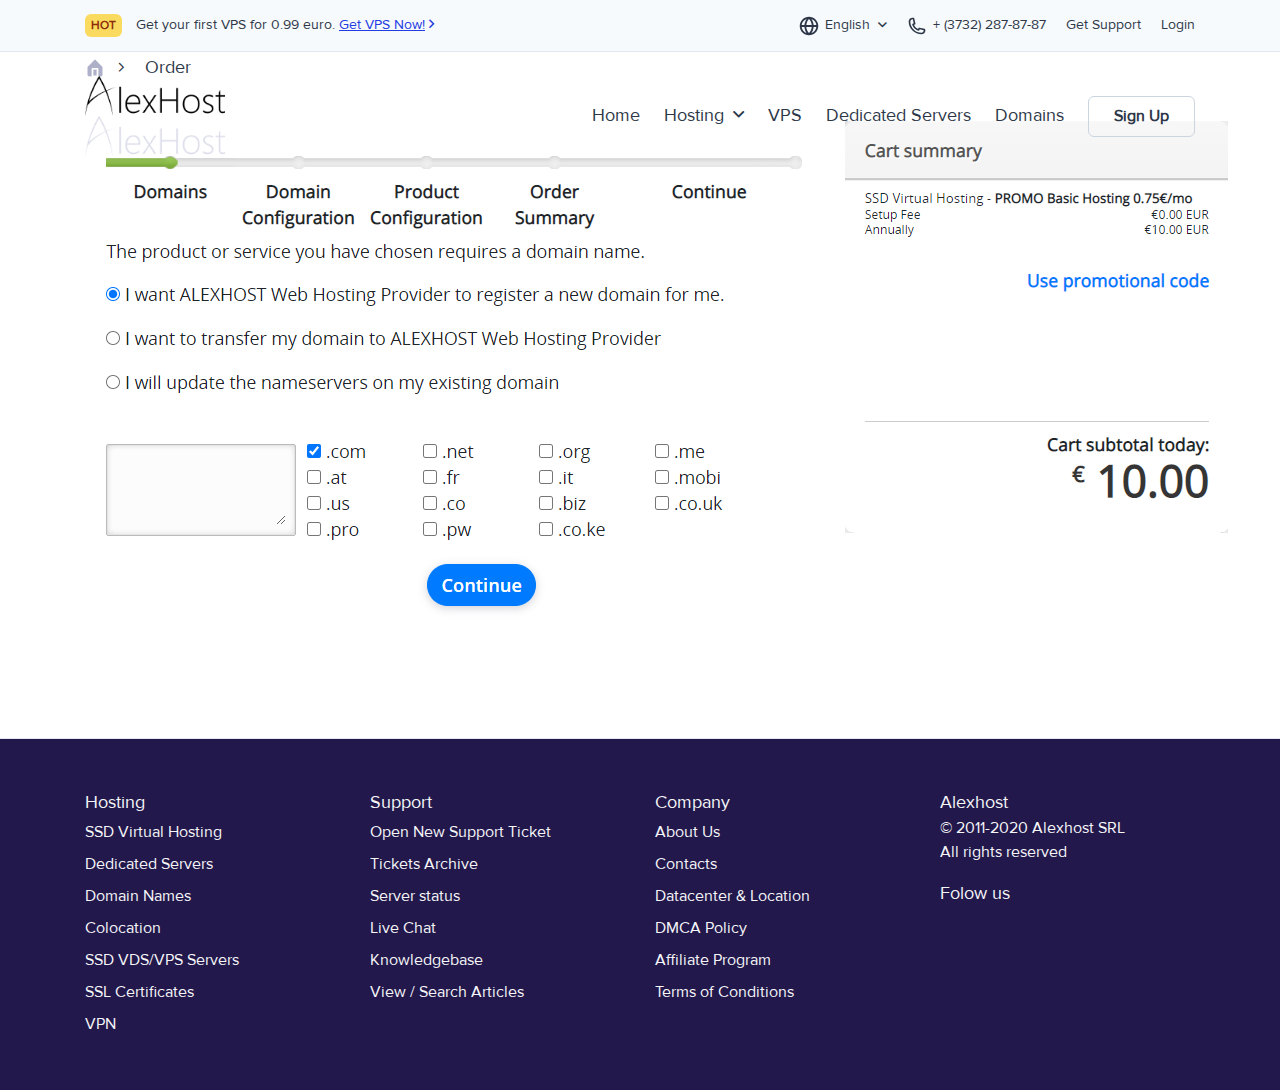
<file: order.html>
<!DOCTYPE html>
<html lang="ru">
<head>
	<meta charset="utf-8">
	<!-- <base href="/"> -->
	<title>Alex Host</title>
	<meta name="description" content="">
	<meta http-equiv="X-UA-Compatible" content="IE=edge">
	<meta name="viewport" content="width=device-width, initial-scale=1.0, user-scalable=no">	
	<!-- Template Basic Images Start -->
	<meta property="og:image" content="path/to/image.jpg">
	<link rel="icon" href="img/favicon/favicon.ico">
	<link rel="apple-touch-icon" sizes="180x180" href="img/favicon/apple-touch-icon-180x180.png">
	<!-- Template Basic Images End -->	
	<!-- Custom Browsers Color Start -->
	<meta name="theme-color" content="#000">
	<!-- Custom Browsers Color End -->
	<link rel="stylesheet" href="https://use.fontawesome.com/releases/v5.6.3/css/all.css" integrity="sha384-UHRtZLI+pbxtHCWp1t77Bi1L4ZtiqrqD80Kn4Z8NTSRyMA2Fd33n5dQ8lWUE00s/" crossorigin="anonymous">
	<link rel="stylesheet" href="css/main.min.css">
</head>
<body>
	<header>
		<div class="navbar navbar_dark">			
			<div class="navbar-top ">
				<div class="container">
					<div class="row">
						<div class="col-12 navbar-top__row">
							<div class="navbar-top__left navbar-hot" >
								<span class="navbar-hot__label">hot</span>
								<span >						
									Get your first VPS for 0.99 euro. <a href="#">Get VPS Now!</a>
								</span>
							</div>
							<!-- /.navbar__top-left -->
							<div class="navbar-top__right">
								<div class="navbar-top__item lang">
									<a href="#" class="select">English</a>
									<ul class="lang-list">
										<li class="lang-list__item lang-list__item_active"><a href="#">English</a></li>
										<!-- /.lang-list__item -->
										<li class="lang-list__item"><a href="#">Русский</a></li>
										<!-- /.lang-list__item -->
										<li class="lang-list__item"><a href="#">Українська</a></li>
										<!-- /.lang-list__item -->
									</ul>
									<!-- /.lang-list -->
								</div>
								<!-- /.navbar-top__item lang-->
								<a href="tel:+37322878787" class="navbar-top__item tel">+ (3732) 287-87-87</a>
								<!-- /.navbar-top__item -->
								<a href="#" class="navbar-top__item">Get Support</a>
								<!-- /.navbar-top__item -->
								<a href="#" class="navbar-top__item">Login</a>
								<!-- /.navbar-top__item -->
							</div>
							<!-- /.navbar__top-right -->
						</div>
						<!--.navbar-top__row -->	
					</div>
					<!-- /.row .navbar-top__row -->
				</div>
				<!-- /.container -->
					
			</div>
			<!-- /.navbar__top -->
			<div class="navbar-main navbar-main_default">
				<div class="container">
					<div class="row ">
						<div class="col-12 navbar-main__row">
							<a href="index.html" class="logo">
								<img src="img/header/logo-black.png" alt="AlexHost" class="logo-black">
								<img src="img/header/logo-white.png" alt="AlexHost" class="logo-white">
							</a>
							<!-- /.logo -->
							<ul class="main-menu">
								<li>
									<a href="index.html">
										<img src="img/header/icons/home.svg" alt="Home" class="icon-white">
										<span>Home</span>
									</a>
								</li>
								<li class="carret">
									<a href="#">Hosting</a>
									<ul class="sub-menu">
										<li class="sub-menu__item">
											<a href="" class="sub-menu__link">
												<div class="sub-menu__item-icon">
													<img src="img/header/icons/list-icons/dedicated-server.svg" alt="">
												</div>
												<!-- /.sub-menu__item-icon -->
												<div class="sub-menu__item-text">
													<span>Dedicated Server</span>
													<p>For small to medium websites.</p>
												</div>
											</a>
										</li>
										<!-- /.sub-menu__item -->
										<li class="sub-menu__item">
											<a href="" class="sub-menu__link">
												<div class="sub-menu__item-icon">
													<img src="img/header/icons/list-icons/shared.svg" alt="">
												</div>
												<!-- /.sub-menu__item-icon -->
												<div class="sub-menu__item-text">
													<span>Shared Web Hosting</span>
													<p>For small to medium websites.</p>
												</div>
											</a>
										</li>
										<!-- /.sub-menu__item -->
										<li class="sub-menu__item">
											<a href="" class="sub-menu__link">
												<div class="sub-menu__item-icon">
													<img src="img/header/icons/list-icons/vps.svg" alt="">
												</div>
												<!-- /.sub-menu__item-icon -->
												<div class="sub-menu__item-text">
													<span>VPS Servers</span>
													<p>For small to medium websites.</p>
												</div>
											</a>
										</li>
										<!-- /.sub-menu__item -->
										<li class="sub-menu__item">
											<a href="" class="sub-menu__link">
												<div class="sub-menu__item-icon">
													<img src="img/header/icons/list-icons/colocation.svg" alt="">
												</div>
												<!-- /.sub-menu__item-icon -->
												<div class="sub-menu__item-text">
													<span>Colocation</span>
													<p>For small to medium websites.</p>
												</div>
											</a>
										</li>
										<!-- /.sub-menu__item -->
									</ul>
								</li>
								<li><a href="#">VPS</a></li>
								<li><a href="#">Dedicated Servers</a></li>
								<li><a href="#">Domains</a></li>
								<li><a href="#" class="sign">Sign Up</a></li>
							</ul>
							<!-- /.main-menu -->
							<button class="burger">
								<span></span>
								<span></span>
								<span></span>
							</button>
						</div>
							
					</div>
					<!-- /.row navbar-main__row -->
				</div>
				<!-- /.container -->
			</div>
			<!-- /.navbar__main -->
		</div>
		<!-- /.navbar -->
		<div class="subnav">
			<div class="container">
				<div class="row">
					<div class="col-2 subnav__item">
						<a href="#" class="subnav__link subnav__link_active">
							<div class="subnav__link-icon">
								<img src="img/header/subnav/home.svg" alt="">
							</div> 
							Home
						</a>
					</div>
					<!-- /.col-sm-2 subnav__item -->
					<div class="col-2 subnav__item">
						<a href="#" class="subnav__link">
							<div class="subnav__link-icon">
								<img src="img/header/subnav/order.svg" alt="">
							</div> 
							Order
						</a>
					</div>
					<!-- /.col-sm-2 subnav__item -->
					<div class="col-2 subnav__item">
						<a href="#" class="subnav__link">
							<div class="subnav__link-icon">
								<img src="img/header/subnav/client.svg" alt="">
							</div> 
							Client Area
						</a>
					</div>
					<!-- /.col-sm-2 subnav__item -->
					<div class="col-2 subnav__item">
						<a href="#" class="subnav__link">
							<div class="subnav__link-icon">
								<img src="img/header/subnav/support.svg" alt="">
							</div> 
							Support
						</a>
					</div>
					<!-- /.col-sm-2 subnav__item -->
					<div class="col-2 subnav__item">
						<a href="#" class="subnav__link">
							<div class="subnav__link-icon">
								<img src="img/header/subnav/affiliates.svg" alt="">
							</div>
							Affiliates
						</a>
						</div>
					<!-- /.col-sm-2 subnav__item -->
					<div class="col-2 subnav__item">
						<a href="#" class="subnav__link">
							<div class="subnav__link-icon">
								<img src="img/header/subnav/updates.svg" alt="">
							</div> 
							Status updates
						</a>
					</div>
					<!-- /.col-sm-2 subnav__item -->
				</div>
				<!-- /.row -->
			</div>
			<!-- /.container -->
		</div>
		<!-- /.subnav -->

		
	</header>

	<div class="menu-mobile">
		<div class="menu-mobile__header">
			<div class="menu-mobile__logo">
				<img src="img/header/logo-black.png" alt="AlexHost">
			</div>
			<!-- /.menu-mobile__logo -->
			<button class="menu-mobile__close"><i class="fa fa-times"></i></button>
		</div>
		<!-- /.menu-mobile__header -->
		<div class="menu-mobile__authorisation">
			<a href="#" class="theme-btn theme-btn_light">Sign Up</a><a href="#" class="theme-btn theme-btn_light">Login</a>
		</div>
		<!-- /.menu-mobile__authorisation -->
		<ul class="menu-mobile__nav mobile-nav">
			<li><a href="#">Home</a></li>
			<li class="carret">
				<a href="#" >Hosting</a>
				<ul class="sub-menu sub-menu_mobile">
					<li class="sub-menu__item">
						<a href="" class="sub-menu__link">
							<div class="sub-menu__item-icon">
								<img src="img/header/icons/list-icons/dedicated-server.svg" alt="">
							</div>
							<!-- /.sub-menu__item-icon -->
							<div class="sub-menu__item-text">
								<span>Dedicated Server</span>
								<p>For small to medium websites.</p>
							</div>
						</a>
					</li>
					<!-- /.sub-menu__item -->
					<li class="sub-menu__item">
						<a href="" class="sub-menu__link">
							<div class="sub-menu__item-icon">
								<img src="img/header/icons/list-icons/shared.svg" alt="">
							</div>
							<!-- /.sub-menu__item-icon -->
							<div class="sub-menu__item-text">
								<span>Shared Web Hosting</span>
								<p>For small to medium websites.</p>
							</div>
						</a>
					</li>
					<!-- /.sub-menu__item -->
					<li class="sub-menu__item">
						<a href="" class="sub-menu__link">
							<div class="sub-menu__item-icon">
								<img src="img/header/icons/list-icons/vps.svg" alt="">
							</div>
							<!-- /.sub-menu__item-icon -->
							<div class="sub-menu__item-text">
								<span>VPS Servers</span>
								<p>For small to medium websites.</p>
							</div>
						</a>
					</li>
					<!-- /.sub-menu__item -->
					<li class="sub-menu__item">
						<a href="" class="sub-menu__link">
							<div class="sub-menu__item-icon">
								<img src="img/header/icons/list-icons/colocation.svg" alt="">
							</div>
							<!-- /.sub-menu__item-icon -->
							<div class="sub-menu__item-text">
								<span>Colocation</span>
								<p>For small to medium websites.</p>
							</div>
						</a>
					</li>
					<!-- /.sub-menu__item -->
				</ul>
		</li>
			<li><a href="#">VPS</a></li>
			<li><a href="#">Dedicated Servers</a></li>
			<li><a href="#">Domains</a></li>
		</ul>
		<!-- /.menu-mobile__nav -->
		<div class="menu-mobile__contacts">
			<div class="menu-mobile__contacts-tel">
				<a href="tel:+37322878787">+ (3732) 287-87-87</a>
			</div>
			<div class="menu-mobile__contacts-item">
				<div class="navbar-top__item lang">
					<a href="#" class="select">English</a>
					<ul class="lang-list">
						<li class="lang-list__item lang-list__item_active"><a href="#">English</a></li>
						<!-- /.lang-list__item -->
						<li class="lang-list__item"><a href="#">Русский</a></li>
						<!-- /.lang-list__item -->
						<li class="lang-list__item"><a href="#">Українська</a></li>
						<!-- /.lang-list__item -->
					</ul>
					<!-- /.lang-list -->
				</div>
			</div>
		</div>
		<!-- /.menu-mobile__contacts -->
		<div class="menu-mobile__hot">
			<div class="navbar-top__left navbar-hot" >
				<span class="navbar-hot__label">hot</span>
				<span >						
					Get your first VPS for 0.99 euro. <a href="#">Get VPS Now!</a>
				</span>
			</div>
		</div>
		<!-- /.menu-mobile__hot -->
	</div>
	<!-- /.menu-mobile -->
	<section class="breadcrumbs">
		<div class="container">
			<div class="row">
				<ul class="col-12 breadcrumbs__list">
					<li><a href="index.html" class="home"></a></li>
					
					<li><span>Order</span></li>
					
					
				</ul>
				<!-- /.col-12 -->
			</div>
			<!-- /.row -->
		</div>
		<!-- /.container -->
	</section>
	<!-- /.breadcrumbs -->

	<main>
		<div class="container">
			<div class="row">
				<div class="col-md-8">
					<div class="order-demo">
						<img src="img/order/content.jpg" alt="">
					</div>
					
				</div>	
				<div class="col-md-4">
					<div class="order-demo">
						<img src="img/order/summary.jpg" alt="">
					</div>
					
				</div>
			</div>
			<!-- /.row -->
		</div>
		<!-- /.container -->
	</main>

	<footer class="footer_contrast">
		<div class="container">
			<div class="row">
				<div class="col-lg-3 col-md-4 mobile-accordeon">
					<span class="footer__subtitle">Hosting</span>
					<ul>
						<li><a href="#">SSD Virtual Hosting</a></li>
						<li><a href="#">Dedicated Servers</a></li>
						<li><a href="#">Domain Names</a></li>
						<li><a href="#">Colocation</a></li>
						<li><a href="#">SSD VDS/VPS Servers</a></li>
						<li><a href="#">SSL Certificates</a></li>
						<li><a href="#">VPN</a></li>
					</ul>
				</div>
				<!-- /.col-md-3 -->
				<div class="col-lg-3 col-md-4 mobile-accordeon">
					<span class="footer__subtitle">Support</span>
					<ul>
						<li><a href="#">Open New Support Ticket</a></li>
						<li><a href="#">Tickets Archive</a></li>
						<li><a href="#">Server status</a></li>
						<li><a href="#">Live Chat</a></li>
						<li><a href="#">Knowledgebase</a></li>
						<li><a href="#">View / Search Articles</a></li>
					</ul>
				</div>
				<!-- /.col-md-3 -->
				<div class="col-lg-3 col-md-4 mobile-accordeon">
					<span class="footer__subtitle">Company</span>
					<ul>
						<li><a href="#">About Us</a></li>
						<li><a href="#">Contacts</a></li>
						<li><a href="#">Datacenter & Location</a></li>
						<li><a href="#">DMCA Policy</a></li>
						<li><a href="#">Affiliate Program</a></li>
						<li><a href="#">Terms of Conditions</a></li>
					</ul>
				</div>
				<!-- /.col-md-3 -->
				<div class="col-lg-3 col-md-12">
					<div class="row footer__social-block">
						<div class="col-md-6 col-lg-12">
							<span class="footer__title">Alexhost</span>
							<p>© 2011-2020 Alexhost SRL<br>All rights reserved</p>
						</div>
						<div class="col-md-6 col-lg-12 footer__social">
								<span class="footer__subtitle">Folow us</span>
								<div class="footer__social-list">
									<a href="#"><i class="fa fa-instagram"></i></a>
									<a href="#"><i class="fa fa-facebook"></i></a>
									<a href="#"><i class="fa fa-youtube"></i></a>
								</div>
							</div>
					</div>
							
							
				</div>
				<!-- /.col-md-3 -->
			</div>
			<!-- /.row -->
		</div>
		<!-- /.container -->
	</footer>
	<!-- /.footer_contrast -->

	

	<script src="js/scripts.min.js"></script>

</body>
</html>
</file>
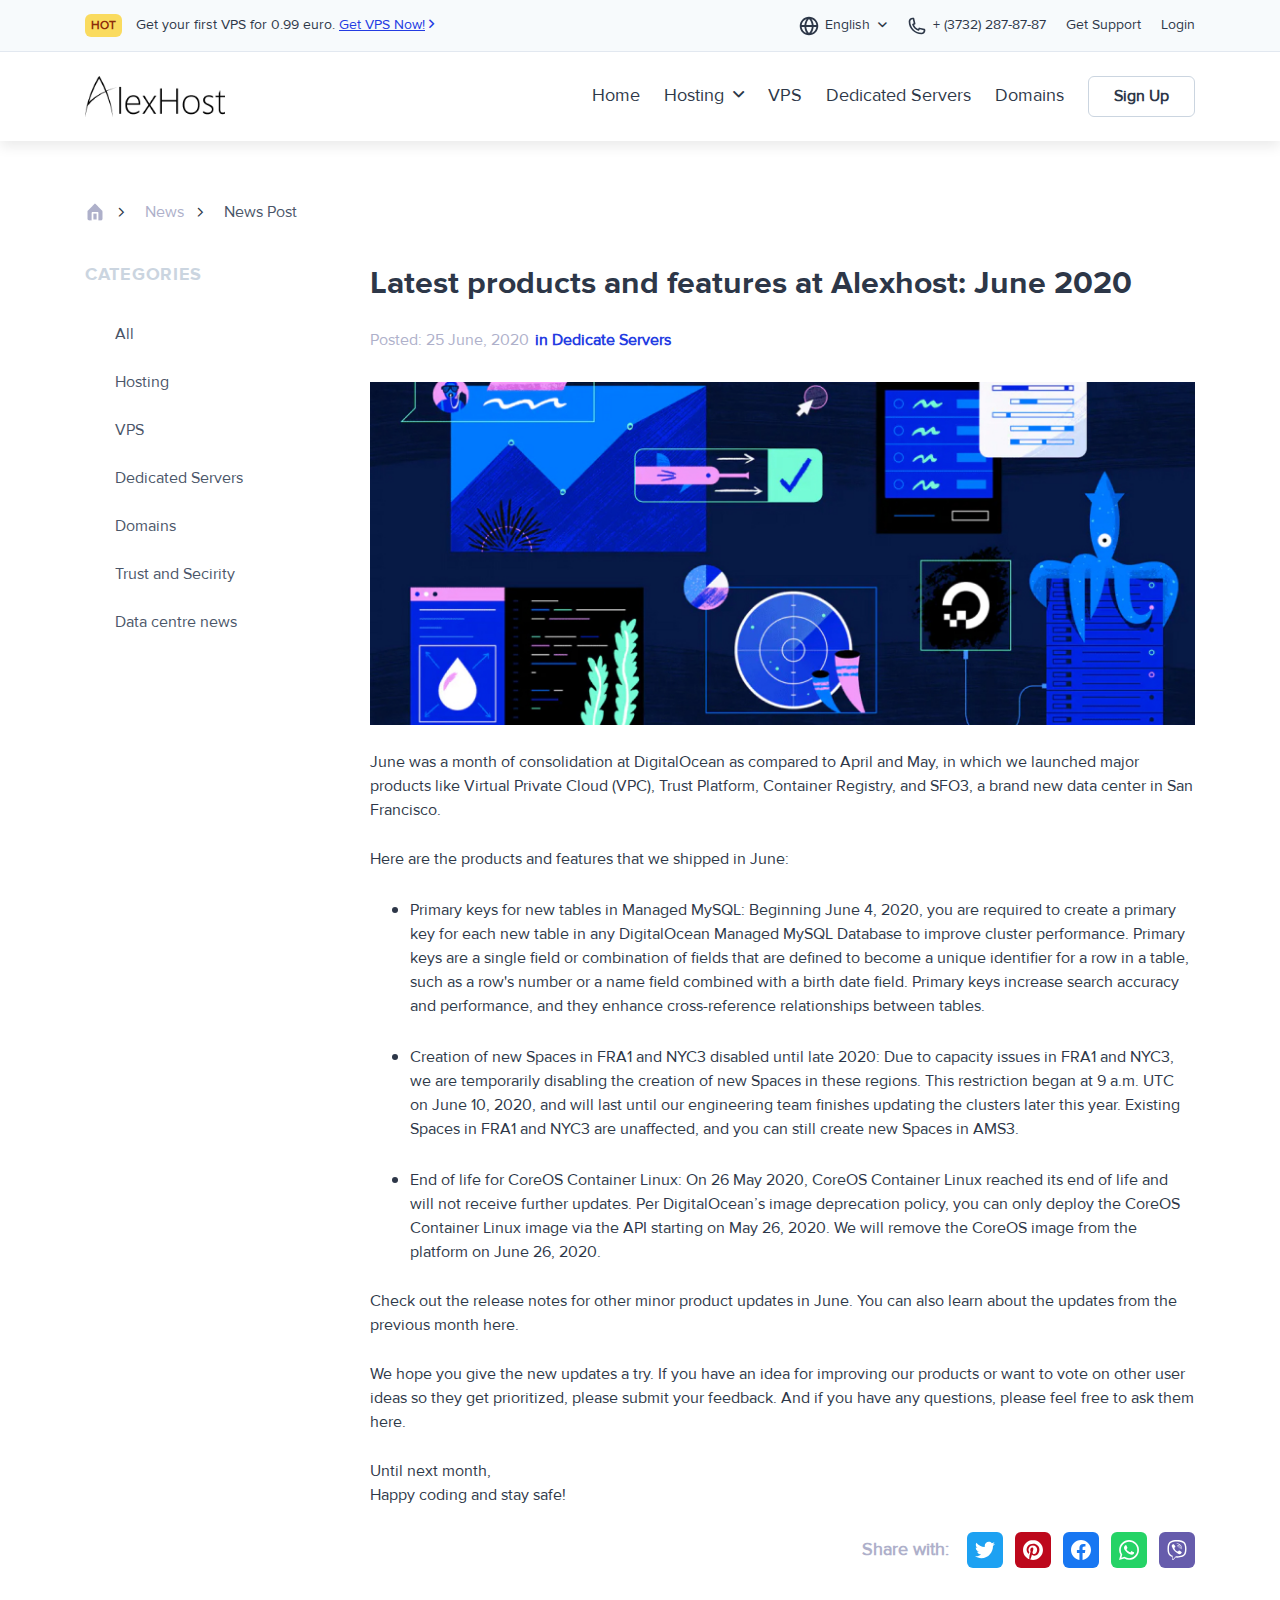
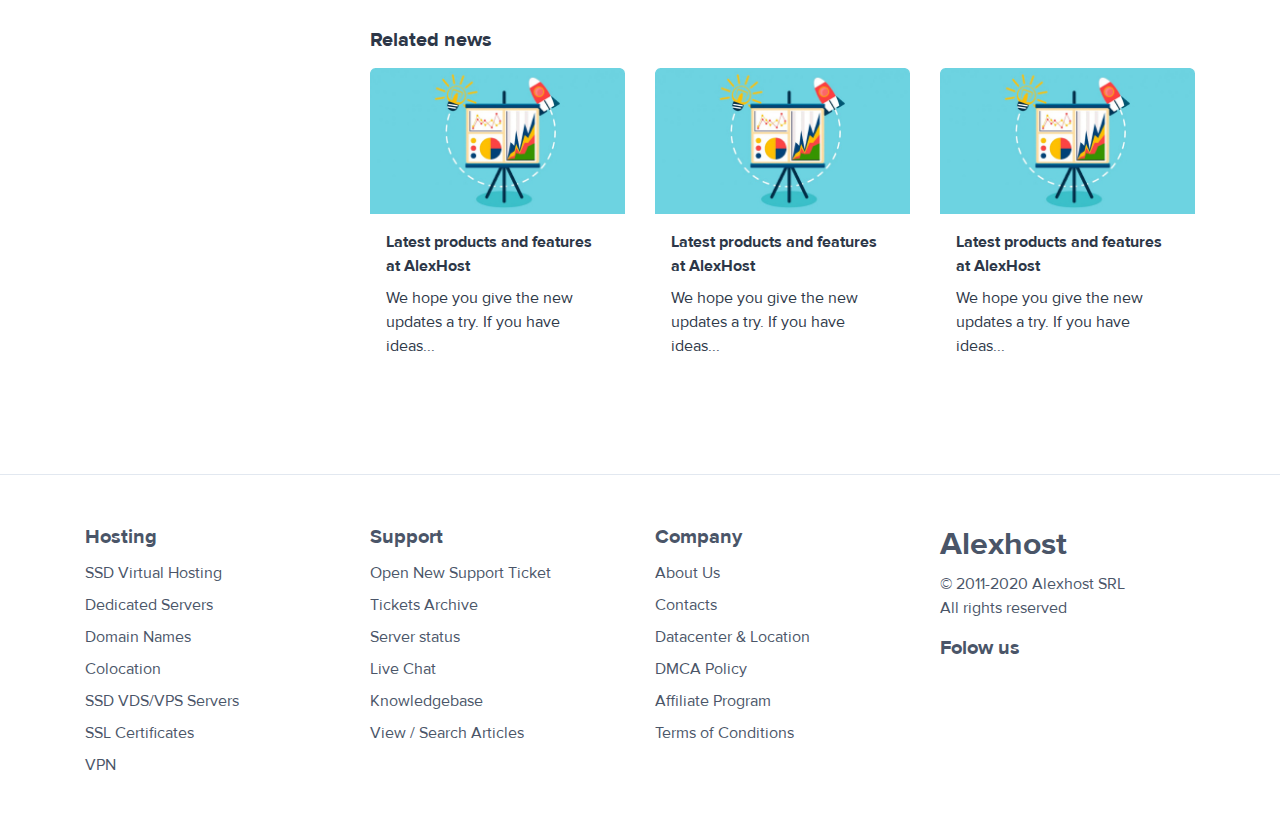
<file: post.html>
<!DOCTYPE html>
<html lang="ru">

<head>

	<meta charset="utf-8">
	<!-- <base href="/"> -->

	<title>Alex Host</title>
	<meta name="description" content="">

	<meta http-equiv="X-UA-Compatible" content="IE=edge">
	<meta name="viewport" content="width=device-width, initial-scale=1.0, user-scalable=no">
	
	<!-- Template Basic Images Start -->
	<meta property="og:image" content="path/to/image.jpg">
	<link rel="icon" href="img/favicon/favicon.ico">
	<link rel="apple-touch-icon" sizes="180x180" href="img/favicon/apple-touch-icon-180x180.png">
	<!-- Template Basic Images End -->
	
	<!-- Custom Browsers Color Start -->
	<meta name="theme-color" content="#000">
	<!-- Custom Browsers Color End -->
	<link rel="stylesheet" href="https://use.fontawesome.com/releases/v5.6.3/css/all.css" integrity="sha384-UHRtZLI+pbxtHCWp1t77Bi1L4ZtiqrqD80Kn4Z8NTSRyMA2Fd33n5dQ8lWUE00s/" crossorigin="anonymous">
	<link rel="stylesheet" href="css/main.min.css">

</head>

<body>

	<header>
		<div class="navbar navbar_default navbar_shadow">
			<!-- 
				navbar_default - Используются темный цвет шрифтов, темный логотип.
				navbar_contrast - Используются светлые цвета шрифтов, белый логотип.
			-->	
			<div class="navbar-top ">
				<div class="container">
					<div class="row">
						<div class="col-12 navbar-top__row">
							<div class="navbar-top__left navbar-hot" >
								<span class="navbar-hot__label">hot</span>
								<span >						
									Get your first VPS for 0.99 euro. <a href="#">Get VPS Now!</a>
								</span>
							</div>
							<!-- /.navbar__top-left -->
							<div class="navbar-top__right">
								<div class="navbar-top__item lang">
									<a href="#" class="select">English</a>
									<ul class="lang-list">
										<li class="lang-list__item lang-list__item_active"><a href="#">English</a></li>
										<!-- /.lang-list__item -->
										<li class="lang-list__item"><a href="#">Русский</a></li>
										<!-- /.lang-list__item -->
										<li class="lang-list__item"><a href="#">Українська</a></li>
										<!-- /.lang-list__item -->
									</ul>
									<!-- /.lang-list -->
								</div>
								<!-- /.navbar-top__item lang-->
								<a href="tel:+37322878787" class="navbar-top__item tel">+ (3732) 287-87-87</a>
								<!-- /.navbar-top__item -->
								<a href="#" class="navbar-top__item">Get Support</a>
								<!-- /.navbar-top__item -->
								<a href="#" class="navbar-top__item">Login</a>
								<!-- /.navbar-top__item -->
							</div>
							<!-- /.navbar__top-right -->
						</div>
						<!--.navbar-top__row -->	
					</div>
					<!-- /.row .navbar-top__row -->
				</div>
				<!-- /.container -->
					
			</div>
			<!-- /.navbar__top -->
			<div class="navbar-main navbar-main_default">
				<div class="container">
					<div class="row ">
						<div class="col-12 navbar-main__row">
							<a href="index.html" class="logo">
								<img src="img/header/logo-black.png" alt="AlexHost" class="logo-black">
								<img src="img/header/logo-white.png" alt="AlexHost" class="logo-white">
							</a>
							<!-- /.logo -->
							<ul class="main-menu">
								<li>
									<a href="index.html">
										<img src="img/header/icons/home.svg" alt="Home" class="icon-white">
										<span>Home</span>
									</a>
								</li>
								<li class="carret">
									<a href="#">Hosting</a>
									<ul class="sub-menu">
										<li class="sub-menu__item">
											<a href="" class="sub-menu__link">
												<div class="sub-menu__item-icon">
													<img src="img/header/icons/submenu-1.png" alt="">
												</div>
												<!-- /.sub-menu__item-icon -->
												<div class="sub-menu__item-text">
													<span>Dedicated Server</span>
													<p>For small to medium websites.</p>
												</div>
											</a>
										</li>
										<!-- /.sub-menu__item -->
										<li class="sub-menu__item">
											<a href="" class="sub-menu__link">
												<div class="sub-menu__item-icon">
													<img src="img/header/icons/submenu-2.png" alt="">
												</div>
												<!-- /.sub-menu__item-icon -->
												<div class="sub-menu__item-text">
													<span>Shared Web Hosting</span>
													<p>For small to medium websites.</p>
												</div>
											</a>
										</li>
										<!-- /.sub-menu__item -->
										<li class="sub-menu__item">
											<a href="" class="sub-menu__link">
												<div class="sub-menu__item-icon">
													<img src="img/header/icons/submenu-3.png" alt="">
												</div>
												<!-- /.sub-menu__item-icon -->
												<div class="sub-menu__item-text">
													<span>VPS Servers</span>
													<p>For small to medium websites.</p>
												</div>
											</a>
										</li>
										<!-- /.sub-menu__item -->
										<li class="sub-menu__item">
											<a href="" class="sub-menu__link">
												<div class="sub-menu__item-icon">
													<img src="img/header/icons/submenu-4.png" alt="">
												</div>
												<!-- /.sub-menu__item-icon -->
												<div class="sub-menu__item-text">
													<span>Colocation</span>
													<p>For small to medium websites.</p>
												</div>
											</a>
										</li>
										<!-- /.sub-menu__item -->
									</ul>
								</li>
								<li><a href="#">VPS</a></li>
								<li><a href="#">Dedicated Servers</a></li>
								<li><a href="#">Domains</a></li>
								<li><a href="#" class="sign">Sign Up</a></li>
							</ul>
							<!-- /.main-menu -->
							<button class="burger">
								<span></span>
								<span></span>
								<span></span>
							</button>
						</div>
							
					</div>
					<!-- /.row navbar-main__row -->
				</div>
				<!-- /.container -->
			</div>
			<!-- /.navbar__main -->
		</div>
		<!-- /.navbar -->

		<div class="header-hero header-hero_single header-hero_center">
			<div class="container">
				<div class="row header-hero__row">
					<div class="col-12">
						<div class="header-hero__content">
														
						</div>
						<!-- /.header-hero__content header-hero__content_left -->
					</div>
					<!-- /.col-md-6 -->
				</div>
				<!-- /.row -->
			</div>
			<!-- /.container -->
			
		</div>
	</header>

	<div class="menu-mobile">
		<div class="menu-mobile__header">
			<div class="menu-mobile__logo">
				<img src="img/header/logo-black.png" alt="AlexHost">
			</div>
			<!-- /.menu-mobile__logo -->
			<button class="menu-mobile__close"><i class="fa fa-times"></i></button>
		</div>
		<!-- /.menu-mobile__header -->
		<div class="menu-mobile__authorisation">
			<a href="#" class="theme-btn theme-btn_light">Sign Up</a><a href="#" class="theme-btn theme-btn_light">Login</a>
		</div>
		<!-- /.menu-mobile__authorisation -->
		<ul class="menu-mobile__nav mobile-nav">
			<li><a href="#">Home</a></li>
			<li class="carret"><a href="#" >Hosting</a></li>
			<li><a href="#">VPS</a></li>
			<li><a href="#">Dedicated Servers</a></li>
			<li><a href="#">Domains</a></li>
		</ul>
		<!-- /.menu-mobile__nav -->
		<div class="menu-mobile__contacts">
			<div class="menu-mobile__contacts-tel">
				<a href="tel:+37322878787">+ (3732) 287-87-87</a>
			</div>
			<div class="menu-mobile__contacts-item">
				<div class="navbar-top__item lang">
					<a href="#" class="select">English</a>
					<ul class="lang-list">
						<li class="lang-list__item lang-list__item_active"><a href="#">English</a></li>
						<!-- /.lang-list__item -->
						<li class="lang-list__item"><a href="#">Русский</a></li>
						<!-- /.lang-list__item -->
						<li class="lang-list__item"><a href="#">Українська</a></li>
						<!-- /.lang-list__item -->
					</ul>
					<!-- /.lang-list -->
				</div>
			</div>
		</div>
		<!-- /.menu-mobile__contacts -->
		<div class="menu-mobile__hot">
			<div class="navbar-top__left navbar-hot" >
				<span class="navbar-hot__label">hot</span>
				<span >						
					Get your first VPS for 0.99 euro. <a href="#">Get VPS Now!</a>
				</span>
			</div>
		</div>
		<!-- /.menu-mobile__hot -->
	</div>
	<!-- /.menu-mobile -->
	<section class="breadcrumbs">
		<div class="container">
			<div class="row">
				<ul class="col-12 breadcrumbs__list">
					<li><a href="index.html" class="home"></a></li>
					<li><a href="#">News</a></li>
					<li><a href="#">News Post</a></li>
					
					
				</ul>
				<!-- /.col-12 -->
			</div>
			<!-- /.row -->
		</div>
		<!-- /.container -->
	</section>
	<!-- /.breadcrumbs -->

	<main>
		<div class="container">
			<div class="row">
				<div class="col-md-3 sidebar">					
					<div class="sidebar-categories">
						<h5>CATEGORIES</h5>
						<ul class="sidebar-categories__list">
							<li><a href="#">All</a></li>
							<li><a href="#">Hosting</a></li>
							<li><a href="#">VPS</a></li>
							<li><a href="#">Dedicated Servers</a></li>
							<li><a href="#">Domains</a></li>
							<li><a href="#">Trust and Secirity</a></li>
							<li><a href="#">Data centre news</a></li>
						</ul>
						<!-- /.sidebar-categories__list -->
					</div>
					<!-- /.sidebar-categories -->
				</div>
				<!-- /.col-md-5 sidebar -->
				<div class="col-md-9 post">
					<article class="post__single">
						<div class="post__header">
							<h2>Latest products and features at Alexhost: June 2020</h2>
							<div class="post__data">								
								<a href="#" class="post__date">Posted: 25 June, 2020</a>
								<a href="#" class="post__author">in Dedicate Servers</a>
							</div>
						</div>
						<!-- /.post__header -->
						<div class="post__content">
							<img src="img/post/content-img.jpg" alt="post">
							<p>June was a month of consolidation at DigitalOcean as compared to April and May, in which we launched major products like Virtual Private Cloud (VPC), Trust Platform, Container Registry, and SFO3, a brand new data center in San Francisco.</p>
							<p>Here are the products and features that we shipped in June:</p>
							<ul>
								<li>
									<p>Primary keys for new tables in Managed MySQL: Beginning June 4, 2020, you are required to create a primary key for each new table in any DigitalOcean Managed MySQL Database to improve cluster performance. Primary keys are a single field or combination of fields that are defined to become a unique identifier for a row in a table, such as a row's number or a name field combined with a birth date field. Primary keys increase search accuracy and performance, and they enhance cross-reference relationships between tables.</p>
								</li>
								<li>
									<p>Creation of new Spaces in FRA1 and NYC3 disabled until late 2020: Due to capacity issues in FRA1 and NYC3, we are temporarily disabling the creation of new Spaces in these regions. This restriction began at 9 a.m. UTC on June 10, 2020, and will last until our engineering team finishes updating the clusters later this year. Existing Spaces in FRA1 and NYC3 are unaffected, and you can still create new Spaces in AMS3.</p>
								</li>
								<li>
									<p>End of life for CoreOS Container Linux: On 26 May 2020, CoreOS Container Linux reached its end of life and will not receive further updates. Per DigitalOcean’s image deprecation policy, you can only deploy the CoreOS Container Linux image via the API starting on May 26, 2020. We will remove the CoreOS image from the platform on June 26, 2020.</p>
								</li>
							</ul>
							<p>Check out the release notes for other minor product updates in June. You can also learn about the updates from the previous month here.</p>
							<p>We hope you give the new updates a try. If you have an idea for improving our products or want to vote on other user ideas so they get prioritized, please submit your feedback. And if you have any questions, please feel free to ask them here.</p> 
							<p>Until next month,<br>
							Happy coding and stay safe!</p>
						</div>
						<!-- /.post__content -->
						<div class="post__share">
							<span>Share with:</span>
							<a href="#" class="icon icon-twitter"><img src="img/sidebar/icons/twitter.svg" alt=""></a>
							<a href="#" class="icon icon-pinterest"><img src="img/sidebar/icons/pinterest.svg" alt=""></a>
							<a href="#" class="icon icon-facebook"><img src="img/sidebar/icons/facebook.svg" alt=""></a>
							<a href="#" class="icon icon-whatsapp"><img src="img/sidebar/icons/whatsapp.svg" alt=""></a>
							<a href="#" class="icon icon-viber"><img src="img/sidebar/icons/viber.svg" alt=""></a>
						</div>
						<!-- /.post__share -->
					</article>
					<!-- /.post__single -->
					<div class="related">
						<div class="related__title">
							<h4>Related news</h4>
						</div>
						<div class="related__list row">
							<div class="col-md-4 related__item">
								<a href="#" class="related__item-box">
									<div class="related__image">
										<img src="img/post/related.jpg" alt="related">
										<div class="related__info">
											<h5>Latest products and features at AlexHost</h5>
											<p>We hope you give the new updates a try. If you have ideas...</p>
										</div>
										<!-- /.related__info -->
									</div>
									<!-- /.related__image -->
								</a>
								<!-- /.related__item-box -->
							</div>
							<!-- /.col-md-4 related__item -->
							<div class="col-md-4 related__item">
								<a href="#" class="related__item-box">
									<div class="related__image">
										<img src="img/post/related.jpg" alt="related">
										<div class="related__info">
											<h5>Latest products and features at AlexHost</h5>
											<p>We hope you give the new updates a try. If you have ideas...</p>
										</div>
										<!-- /.related__info -->
									</div>
									<!-- /.related__image -->
								</a>
								<!-- /.related__item-box -->
							</div>
							<!-- /.col-md-4 related__item -->
							<div class="col-md-4 related__item">
								<a href="#" class="related__item-box">
									<div class="related__image">
										<img src="img/post/related.jpg" alt="related">
										<div class="related__info">
											<h5>Latest products and features at AlexHost</h5>
											<p>We hope you give the new updates a try. If you have ideas...</p>
										</div>
										<!-- /.related__info -->
									</div>
									<!-- /.related__image -->
								</a>
								<!-- /.related__item-box -->
							</div>
							<!-- /.col-md-4 related__item -->
						</div>
						<!-- /.related__list row -->
					</div>
					<!-- /.related -->
						
					
				</div>
				<!-- /.col-md-7 -->
					
			</div>
			<!-- /.row -->
		</div>
		<!-- /.container -->
	</main>

	<footer class="">
		<div class="container">
			<div class="row">
				<div class="col-lg-3 col-md-4">
					<h4>Hosting</h4>
					<ul>
						<li><a href="#">SSD Virtual Hosting</a></li>
						<li><a href="#">Dedicated Servers</a></li>
						<li><a href="#">Domain Names</a></li>
						<li><a href="#">Colocation</a></li>
						<li><a href="#">SSD VDS/VPS Servers</a></li>
						<li><a href="#">SSL Certificates</a></li>
						<li><a href="#">VPN</a></li>
					</ul>
				</div>
				<!-- /.col-md-3 -->
				<div class="col-lg-3 col-md-4">
					<h4>Support</h4>
					<ul>
						<li><a href="#">Open New Support Ticket</a></li>
						<li><a href="#">Tickets Archive</a></li>
						<li><a href="#">Server status</a></li>
						<li><a href="#">Live Chat</a></li>
						<li><a href="#">Knowledgebase</a></li>
						<li><a href="#">View / Search Articles</a></li>
					</ul>
				</div>
				<!-- /.col-md-3 -->
				<div class="col-lg-3 col-md-4">
					<h4>Company</h4>
					<ul>
						<li><a href="#">About Us</a></li>
						<li><a href="#">Contacts</a></li>
						<li><a href="#">Datacenter & Location</a></li>
						<li><a href="#">DMCA Policy</a></li>
						<li><a href="#">Affiliate Program</a></li>
						<li><a href="#">Terms of Conditions</a></li>
					</ul>
				</div>
				<!-- /.col-md-3 -->
				<div class="col-lg-3 col-md-12">
					<div class="row">
						<div class="col-md-6 col-lg-12">
							<h2>Alexhost</h2>
							<p>© 2011-2020 Alexhost SRL<br>All rights reserved</p>
						</div>
						<div class="col-md-6 col-lg-12 footer__social">
								<h4>Folow us</h4>
								<div class="footer__social-list">
									<a href="#"><i class="fa fa-instagram"></i></a>
									<a href="#"><i class="fa fa-instagram"></i></a>
									<a href="#"><i class="fa fa-instagram"></i></a>
								</div>
							</div>
					</div>
							
							
				</div>
				<!-- /.col-md-3 -->
			</div>
			<!-- /.row -->
		</div>
		<!-- /.container -->
	</footer>
	<!-- /.footer_contrast -->

	

	<script src="js/scripts.min.js"></script>

</body>
</html>
</file>
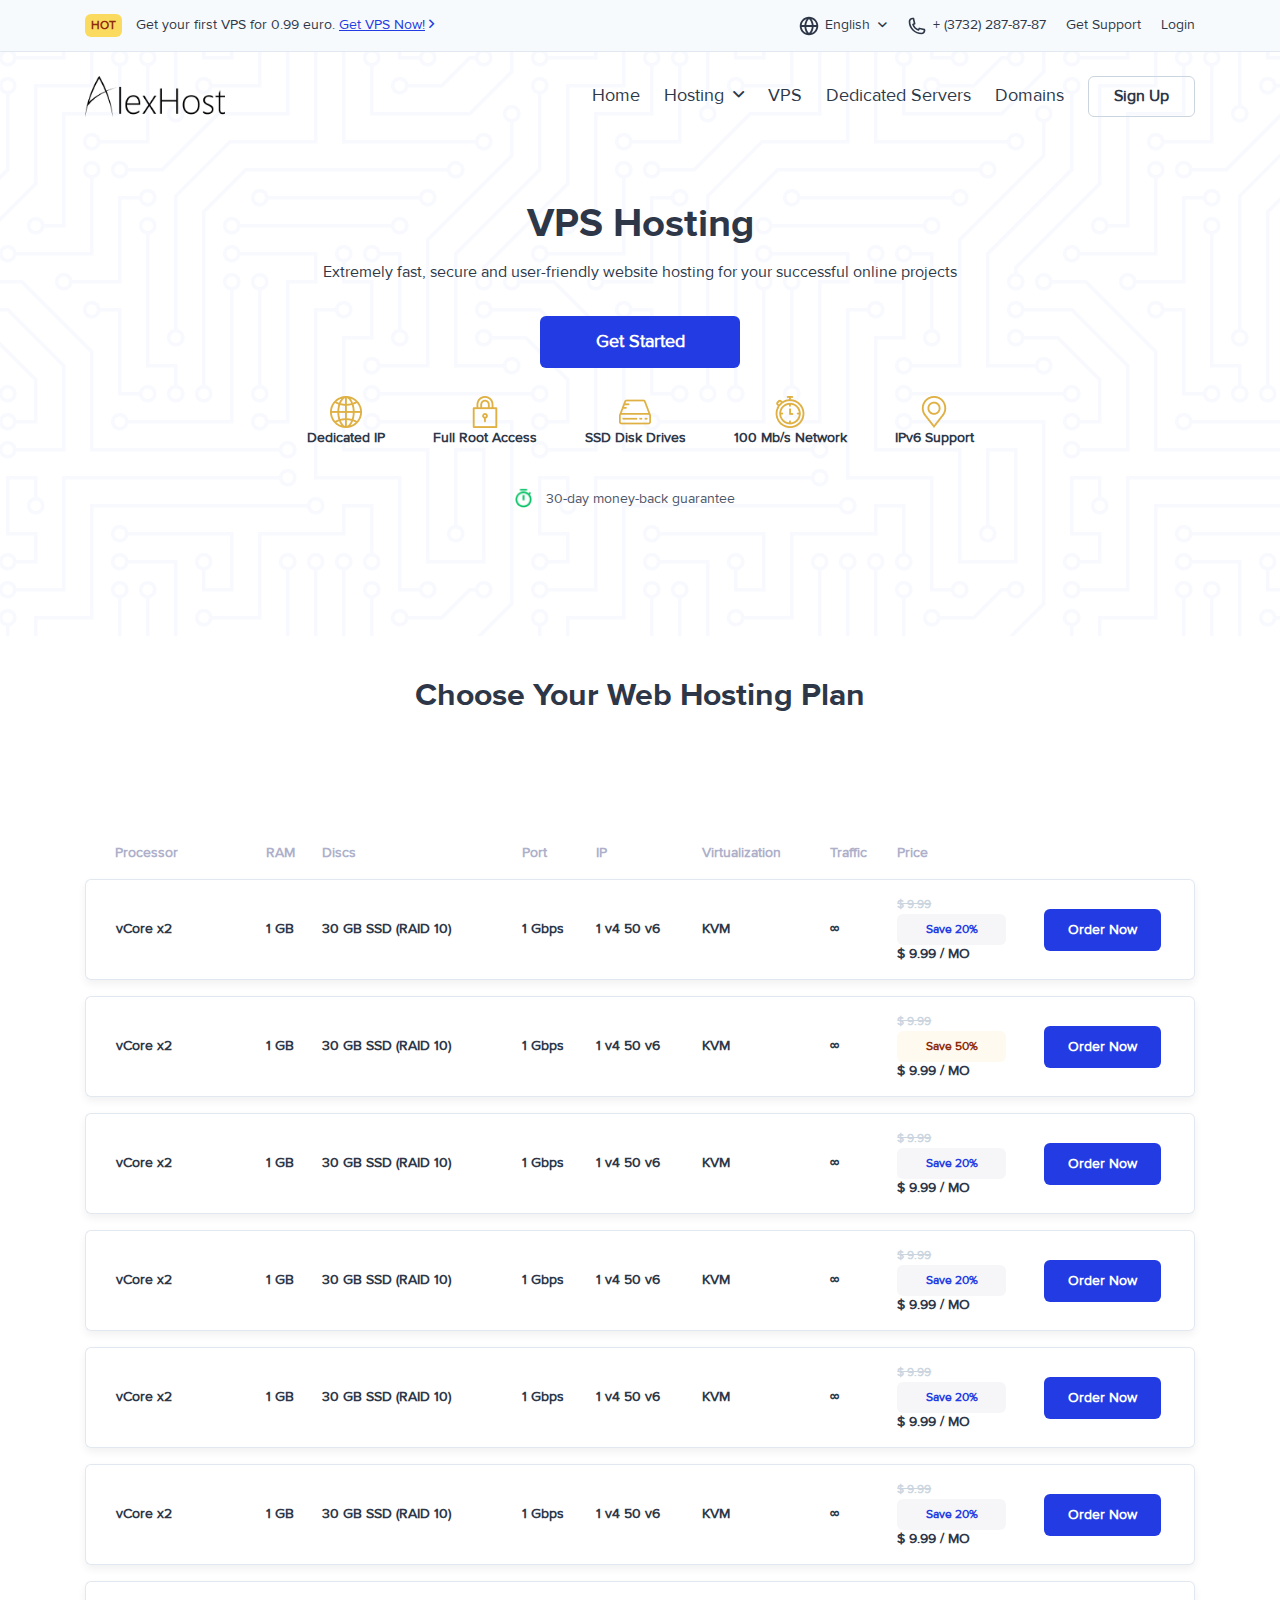
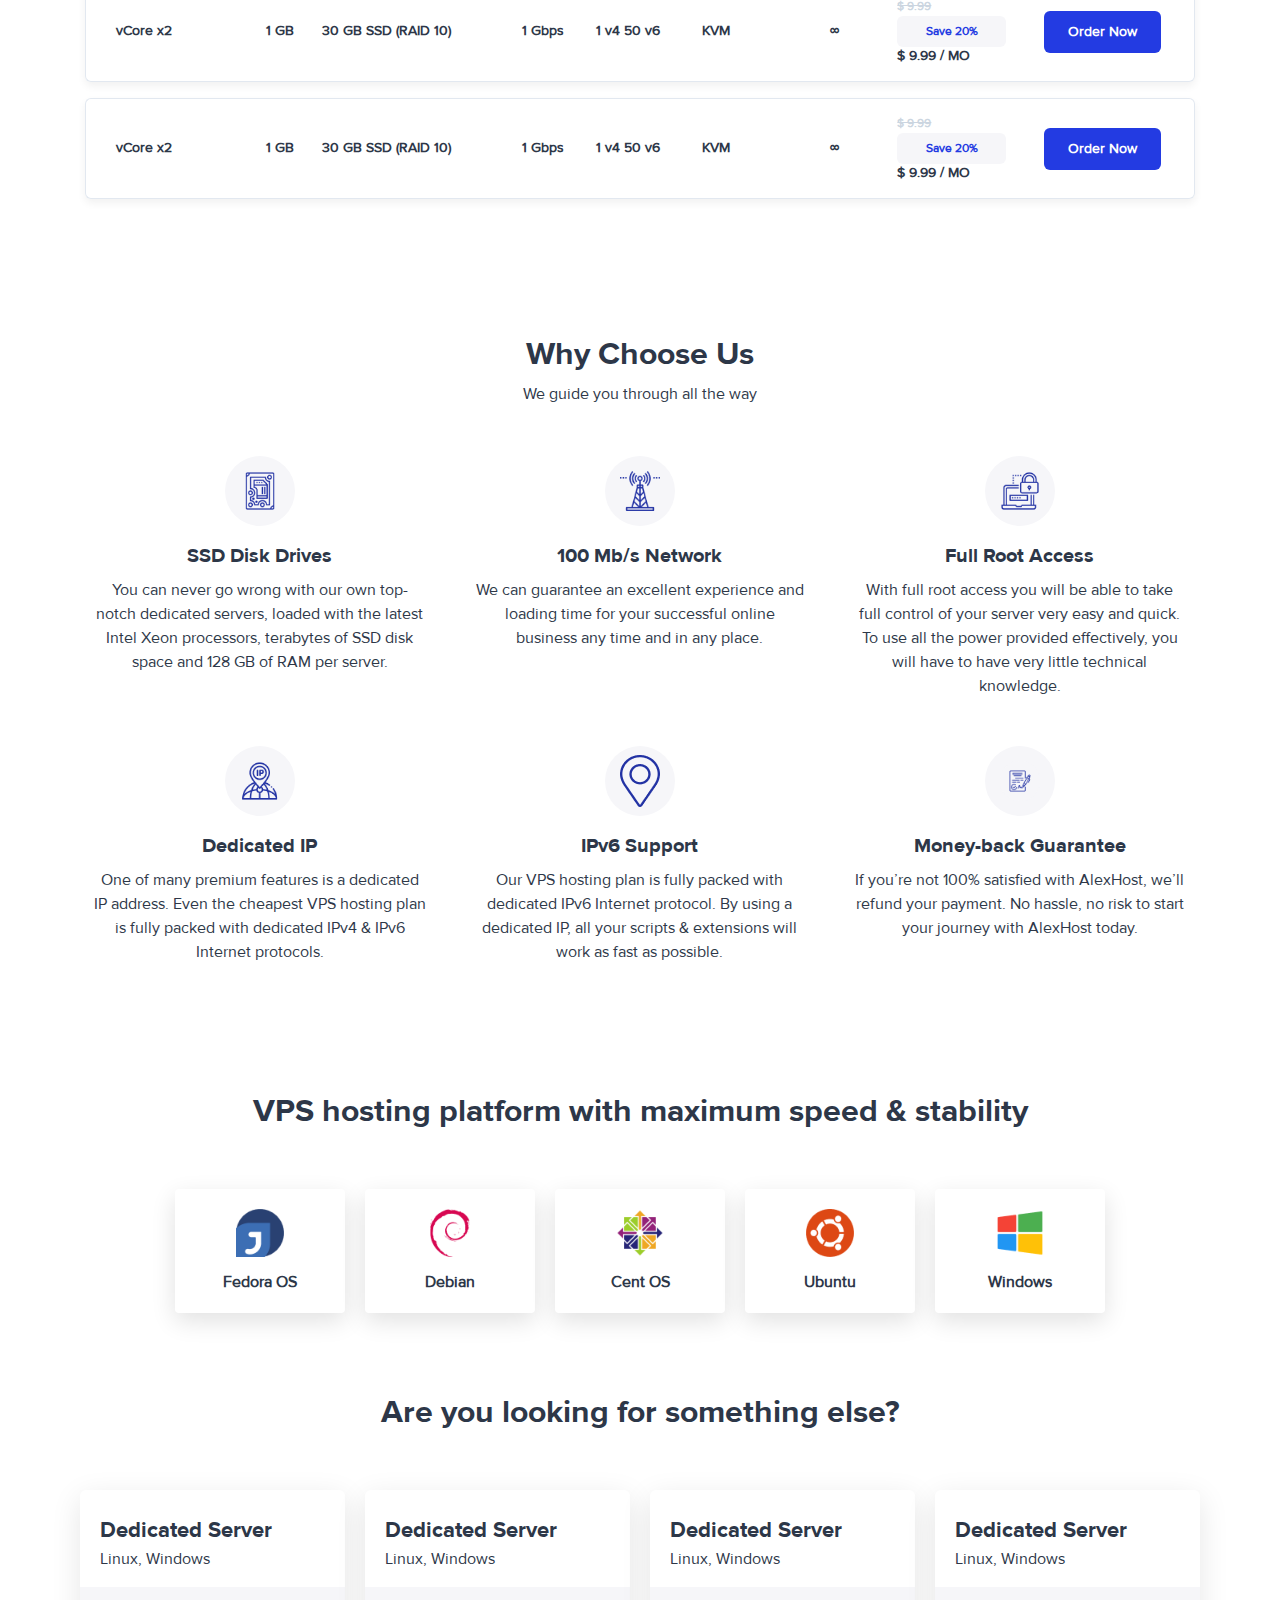
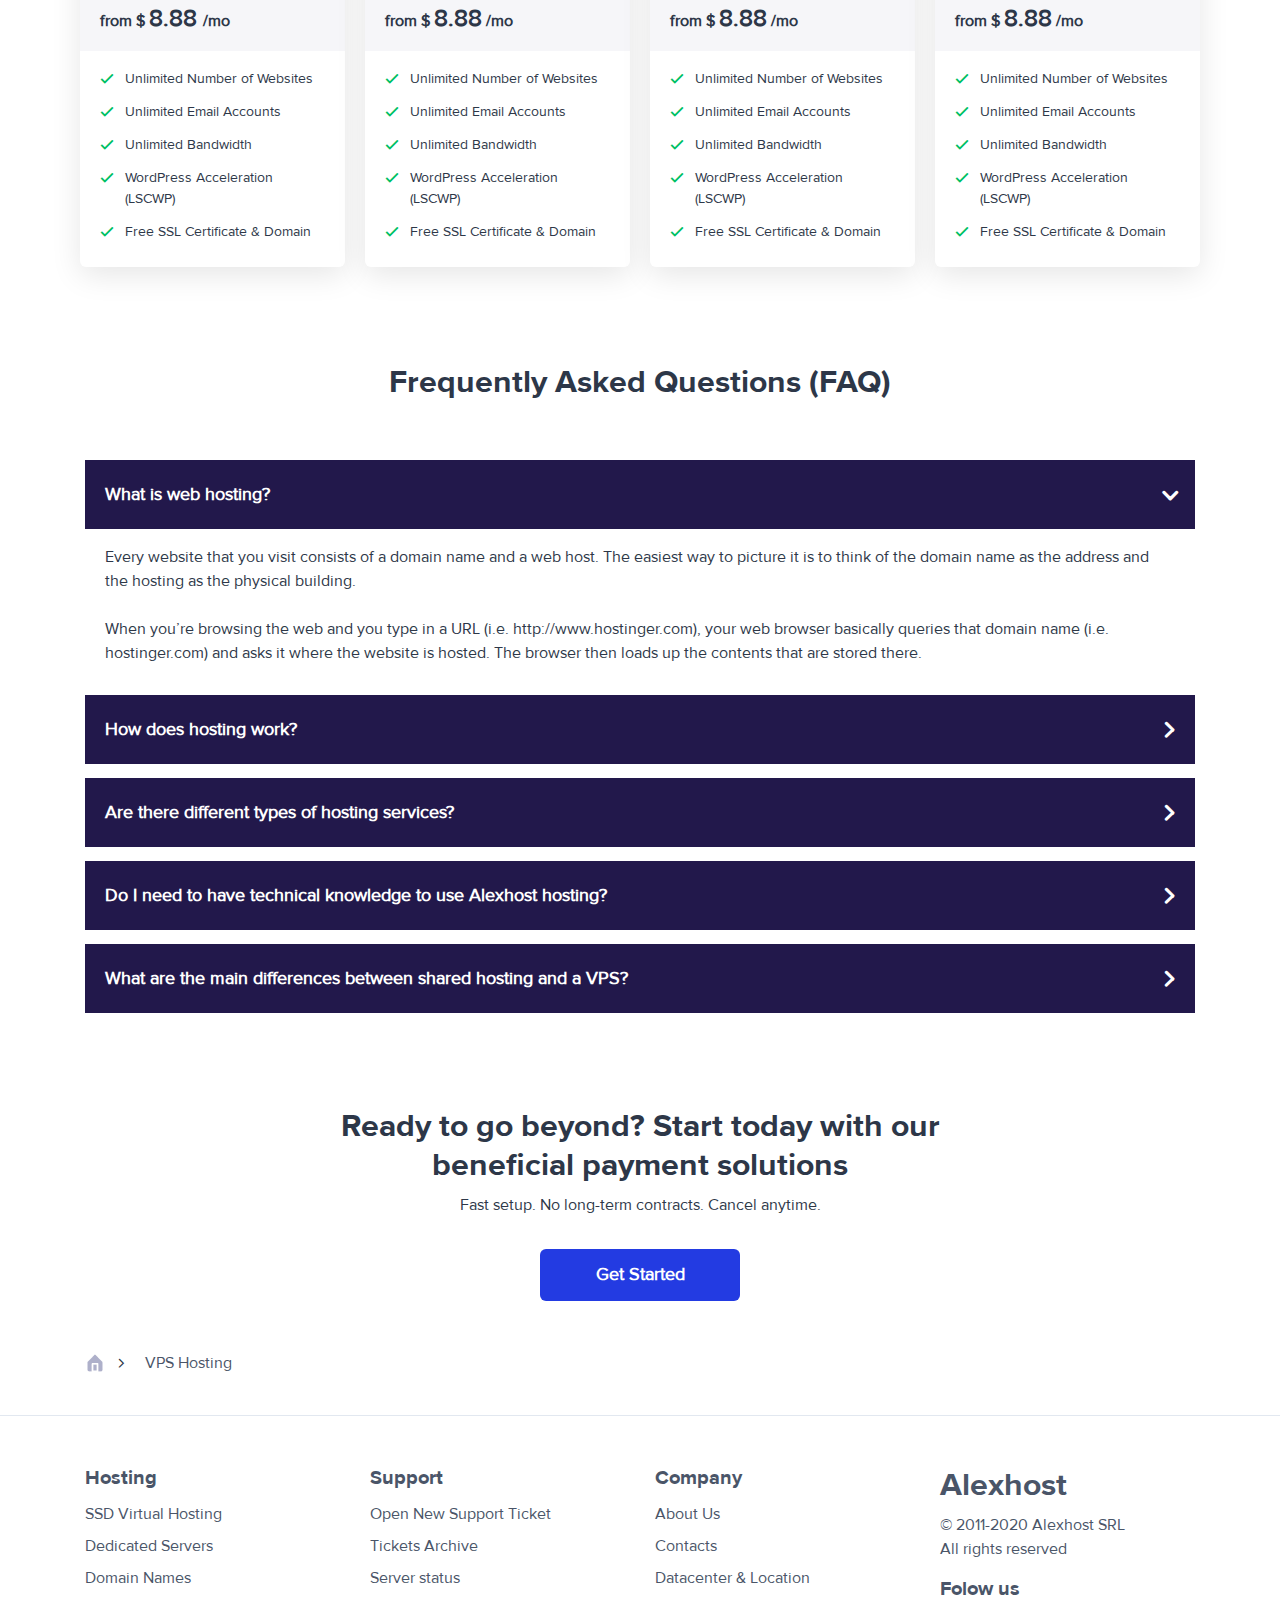
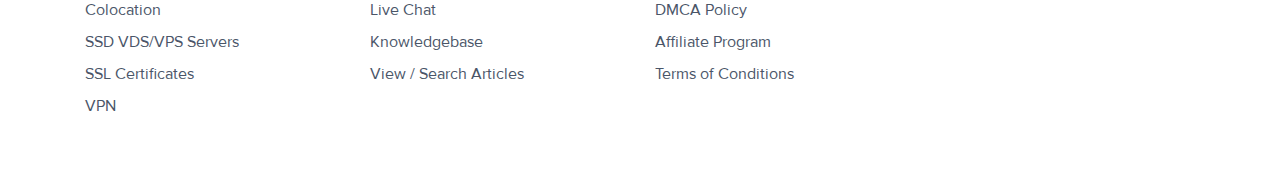
<file: vpshosting.html>
<!DOCTYPE html>
<html lang="ru">

<head>

	<meta charset="utf-8">
	<!-- <base href="/"> -->

	<title>Alex Host</title>
	<meta name="description" content="">

	<meta http-equiv="X-UA-Compatible" content="IE=edge">
	<meta name="viewport" content="width=device-width, initial-scale=1.0, user-scalable=no">
	
	<!-- Template Basic Images Start -->
	<meta property="og:image" content="path/to/image.jpg">
	<link rel="icon" href="img/favicon/favicon.ico">
	<link rel="apple-touch-icon" sizes="180x180" href="img/favicon/apple-touch-icon-180x180.png">
	<!-- Template Basic Images End -->
	
	<!-- Custom Browsers Color Start -->
	<meta name="theme-color" content="#000">
	<!-- Custom Browsers Color End -->
	<link rel="stylesheet" href="https://use.fontawesome.com/releases/v5.6.3/css/all.css" integrity="sha384-UHRtZLI+pbxtHCWp1t77Bi1L4ZtiqrqD80Kn4Z8NTSRyMA2Fd33n5dQ8lWUE00s/" crossorigin="anonymous">
	<link rel="stylesheet" href="css/main.min.css">

</head>

<body>

	<header>
		<div class="navbar navbar_default">
			<!-- 
				navbar_default - Используются темный цвет шрифтов, темный логотип.
				navbar_contrast - Используются светлые цвета шрифтов, белый логотип.
			-->	
			<div class="navbar-top">
				<div class="container">
					<div class="row">
						<div class="col-12 navbar-top__row">
							<div class="navbar-top__left navbar-hot" >
								<span class="navbar-hot__label">hot</span>
								<span >						
									Get your first VPS for 0.99 euro. <a href="#">Get VPS Now!</a>
								</span>
							</div>
							<!-- /.navbar__top-left -->
							<div class="navbar-top__right">
								<div class="navbar-top__item lang">
									<a href="#" class="select">English</a>
									<ul class="lang-list">
										<li class="lang-list__item lang-list__item_active"><a href="#">English</a></li>
										<!-- /.lang-list__item -->
										<li class="lang-list__item"><a href="#">Русский</a></li>
										<!-- /.lang-list__item -->
										<li class="lang-list__item"><a href="#">Українська</a></li>
										<!-- /.lang-list__item -->
									</ul>
									<!-- /.lang-list -->
								</div>
								<!-- /.navbar-top__item lang-->
								<a href="tel:+37322878787" class="navbar-top__item tel">+ (3732) 287-87-87</a>
								<!-- /.navbar-top__item -->
								<a href="#" class="navbar-top__item">Get Support</a>
								<!-- /.navbar-top__item -->
								<a href="#" class="navbar-top__item">Login</a>
								<!-- /.navbar-top__item -->
							</div>
							<!-- /.navbar__top-right -->
						</div>
						<!--.navbar-top__row -->	
					</div>
					<!-- /.row .navbar-top__row -->
				</div>
				<!-- /.container -->
					
			</div>
			<!-- /.navbar__top -->
			<div class="navbar-main navbar-main_default">
				<div class="container">
					<div class="row ">
						<div class="col-12 navbar-main__row">
							<a href="index.html" class="logo">
								<img src="img/header/logo-black.png" alt="AlexHost" class="logo-black">
								<img src="img/header/logo-white.png" alt="AlexHost" class="logo-white">
							</a>
							<!-- /.logo -->
							<ul class="main-menu">
								<li>
									<a href="index.html">
										<img src="img/header/icons/home.svg" alt="Home" class="icon-white">
										<span>Home</span>
									</a>
								</li>
								<li class="carret">
									<a href="#">Hosting</a>
									<ul class="sub-menu">
										<li class="sub-menu__item">
											<a href="" class="sub-menu__link">
												<div class="sub-menu__item-icon">
													<img src="img/header/icons/submenu-1.png" alt="">
												</div>
												<!-- /.sub-menu__item-icon -->
												<div class="sub-menu__item-text">
													<span>Dedicated Server</span>
													<p>For small to medium websites.</p>
												</div>
											</a>
										</li>
										<!-- /.sub-menu__item -->
										<li class="sub-menu__item">
											<a href="" class="sub-menu__link">
												<div class="sub-menu__item-icon">
													<img src="img/header/icons/submenu-2.png" alt="">
												</div>
												<!-- /.sub-menu__item-icon -->
												<div class="sub-menu__item-text">
													<span>Shared Web Hosting</span>
													<p>For small to medium websites.</p>
												</div>
											</a>
										</li>
										<!-- /.sub-menu__item -->
										<li class="sub-menu__item">
											<a href="" class="sub-menu__link">
												<div class="sub-menu__item-icon">
													<img src="img/header/icons/submenu-3.png" alt="">
												</div>
												<!-- /.sub-menu__item-icon -->
												<div class="sub-menu__item-text">
													<span>VPS Servers</span>
													<p>For small to medium websites.</p>
												</div>
											</a>
										</li>
										<!-- /.sub-menu__item -->
										<li class="sub-menu__item">
											<a href="" class="sub-menu__link">
												<div class="sub-menu__item-icon">
													<img src="img/header/icons/submenu-4.png" alt="">
												</div>
												<!-- /.sub-menu__item-icon -->
												<div class="sub-menu__item-text">
													<span>Colocation</span>
													<p>For small to medium websites.</p>
												</div>
											</a>
										</li>
										<!-- /.sub-menu__item -->
									</ul>
								</li>
								<li><a href="#">VPS</a></li>
								<li><a href="#">Dedicated Servers</a></li>
								<li><a href="#">Domains</a></li>
								<li><a href="#" class="sign">Sign Up</a></li>
							</ul>
							<!-- /.main-menu -->
							<button class="burger">
								<span></span>
								<span></span>
								<span></span>
							</button>
						</div>
							
					</div>
					<!-- /.row navbar-main__row -->
				</div>
				<!-- /.container -->
			</div>
			<!-- /.navbar__main -->
		</div>
		<!-- /.navbar -->

		<div class="header-hero header-hero_default header-hero_center">
			<div class="container">
				<div class="row header-hero__row">
					<div class="col-12">
						<div class="header-hero__content">
							<h1>VPS Hosting</h1>
							<p>Extremely fast, secure and user-friendly website hosting for your successful online projects</p>
							<div class="header-hero__button-group">
								<a href="#" class="theme-btn">Get Started</a>
							</div>
							<div class="header-hero__features">
								<div class="header-hero__features-item">
									<div class="header-hero__features-icon">
										<img src="img/header/features/vps/1.png" alt="vps features 1">
										
									</div>
									<!-- /.header-hero__features-icon -->
									<span class="header-hero__features-title">Dedicated IP</span>
								</div>
								<!-- /.header-hero__features-item -->
								<div class="header-hero__features-item">
									<div class="header-hero__features-icon">
										<img src="img/header/features/vps/2.png" alt="vps features 2">
										
									</div>
									<!-- /.header-hero__features-icon -->
									<span class="header-hero__features-title">Full Root Access</span>
								</div>
								<!-- /.header-hero__features-item -->
								<div class="header-hero__features-item">
									<div class="header-hero__features-icon">
										<img src="img/header/features/vps/3.png" alt="vps features 3">
										
									</div>
									<!-- /.header-hero__features-icon -->
									<span class="header-hero__features-title">SSD Disk Drives</span>
								</div>
								<!-- /.header-hero__features-item -->
								<div class="header-hero__features-item">
									<div class="header-hero__features-icon">
										<img src="img/header/features/vps/4.png" alt="vps features 4">
										
									</div>
									<!-- /.header-hero__features-icon -->
									<span class="header-hero__features-title">100 Mb/s Network</span>
								</div>
								<!-- /.header-hero__features-item -->
								<div class="header-hero__features-item">
									<div class="header-hero__features-icon">
										<img src="img/header/features/vps/5.png" alt="vps features 5">
										
									</div>
									<!-- /.header-hero__features-icon -->
									<span class="header-hero__features-title">IPv6 Support</span>
								</div>
								<!-- /.header-hero__features-item -->
							</div>
							<!-- /.header-hero__features -->
							<!-- /.header-hero__button-group -->
							<span class="monay-back">30-day money-back guarantee</span>
						</div>
						<!-- /.header-hero__content header-hero__content_left -->
					</div>
					<!-- /.col-md-6 -->
				</div>
				<!-- /.row -->
			</div>
			<!-- /.container -->
			
		</div>
	</header>

	<div class="menu-mobile">
		<div class="menu-mobile__header">
			<div class="menu-mobile__logo">
				<img src="img/header/logo-black.png" alt="AlexHost">
			</div>
			<!-- /.menu-mobile__logo -->
			<button class="menu-mobile__close"><i class="fa fa-times"></i></button>
		</div>
		<!-- /.menu-mobile__header -->
		<div class="menu-mobile__authorisation">
			<a href="#" class="theme-btn theme-btn_light">Sign Up</a><a href="#" class="theme-btn theme-btn_light">Login</a>
		</div>
		<!-- /.menu-mobile__authorisation -->
		<ul class="menu-mobile__nav mobile-nav">
			<li><a href="#">Home</a></li>
			<li class="carret"><a href="#" >Hosting</a></li>
			<li><a href="#">VPS</a></li>
			<li><a href="#">Dedicated Servers</a></li>
			<li><a href="#">Domains</a></li>
		</ul>
		<!-- /.menu-mobile__nav -->
		<div class="menu-mobile__contacts">
			<div class="menu-mobile__contacts-tel">
				<a href="tel:+37322878787">+ (3732) 287-87-87</a>
			</div>
			<div class="menu-mobile__contacts-item">
				<div class="navbar-top__item lang">
					<a href="#" class="select">English</a>
					<ul class="lang-list">
						<li class="lang-list__item lang-list__item_active"><a href="#">English</a></li>
						<!-- /.lang-list__item -->
						<li class="lang-list__item"><a href="#">Русский</a></li>
						<!-- /.lang-list__item -->
						<li class="lang-list__item"><a href="#">Українська</a></li>
						<!-- /.lang-list__item -->
					</ul>
					<!-- /.lang-list -->
				</div>
			</div>
		</div>
		<!-- /.menu-mobile__contacts -->
		<div class="menu-mobile__hot">
			<div class="navbar-top__left navbar-hot" >
				<span class="navbar-hot__label">hot</span>
				<span >						
					Get your first VPS for 0.99 euro. <a href="#">Get VPS Now!</a>
				</span>
			</div>
		</div>
		<!-- /.menu-mobile__hot -->
	</div>
	<!-- /.menu-mobile -->

	<section class="hostplan">
		<div class="container">
			<div class="row section__header">
				<div class="col-12">
					<h2>Choose Your Web Hosting Plan</h2>
				</div>
			</div>
			<!-- /.row section__header -->
			<div class="row section__content hostplan__content ">
				<div class="col-12">
					<table class="hostplan-table">
						<tr class="hostplan-table__features">
							<td>Processor</td>
							<td>RAM</td>
							<td>Discs</td>
							<td>Port</td>
							<td>IP</td>
							<td>Virtualization</td>
							<td>Traffic</td>
							<td>Price</td>
							<td></td>
						</tr>
						<tr class="hostplan-table__item">
							<td>vCore x2</td>
							<td>1 GB</td>
							<td>30 GB SSD (RAID 10)</td>
							<td>1 Gbps</td>
							<td>1 v4 50 v6</td>
							<td>KVM</td>
							<td>∞</td>
							<td>
								<span class="hostplan-table__old-price">$ 9.99</span>
								<span class="hostplan-table__save">Save 20%</span>
								<span class="hostplan-table__new-price">$ <b>9.99</b> / MO</span>
							</td>
							<td>
								<a href="#" class="theme-btn">Order Now</a>
							</td>
						</tr>
						<tr class="hostplan-table__item">
							<td>vCore x2</td>
							<td>1 GB</td>
							<td>30 GB SSD (RAID 10)</td>
							<td>1 Gbps</td>
							<td>1 v4 50 v6</td>
							<td>KVM</td>
							<td>∞</td>
							<td>
								<span class="hostplan-table__old-price">$ 9.99</span>
								<span class="hostplan-table__save hostplan-table__save_accent">Save 50%</span>
								<span class="hostplan-table__new-price">$ <b>9.99</b> / MO</span>
							</td>
							<td>
								<a href="#" class="theme-btn">Order Now</a>
							</td>
						</tr>
						<tr class="hostplan-table__item">
							<td>vCore x2</td>
							<td>1 GB</td>
							<td>30 GB SSD (RAID 10)</td>
							<td>1 Gbps</td>
							<td>1 v4 50 v6</td>
							<td>KVM</td>
							<td>∞</td>
							<td>
								<span class="hostplan-table__old-price">$ 9.99</span>
								<span class="hostplan-table__save">Save 20%</span>
								<span class="hostplan-table__new-price">$ <b>9.99</b> / MO</span>
							</td>
							<td>
								<a href="#" class="theme-btn">Order Now</a>
							</td>
						</tr>
						<tr class="hostplan-table__item">
							<td>vCore x2</td>
							<td>1 GB</td>
							<td>30 GB SSD (RAID 10)</td>
							<td>1 Gbps</td>
							<td>1 v4 50 v6</td>
							<td>KVM</td>
							<td>∞</td>
							<td>
								<span class="hostplan-table__old-price">$ 9.99</span>
								<span class="hostplan-table__save">Save 20%</span>
								<span class="hostplan-table__new-price">$ <b>9.99</b> / MO</span>
							</td>
							<td>
								<a href="#" class="theme-btn">Order Now</a>
							</td>
						</tr>
						<tr class="hostplan-table__item">
							<td>vCore x2</td>
							<td>1 GB</td>
							<td>30 GB SSD (RAID 10)</td>
							<td>1 Gbps</td>
							<td>1 v4 50 v6</td>
							<td>KVM</td>
							<td>∞</td>
							<td>
								<span class="hostplan-table__old-price">$ 9.99</span>
								<span class="hostplan-table__save">Save 20%</span>
								<span class="hostplan-table__new-price">$ <b>9.99</b> / MO</span>
							</td>
							<td>
								<a href="#" class="theme-btn">Order Now</a>
							</td>
						</tr>
						<tr class="hostplan-table__item">
							<td>vCore x2</td>
							<td>1 GB</td>
							<td>30 GB SSD (RAID 10)</td>
							<td>1 Gbps</td>
							<td>1 v4 50 v6</td>
							<td>KVM</td>
							<td>∞</td>
							<td>
								<span class="hostplan-table__old-price">$ 9.99</span>
								<span class="hostplan-table__save">Save 20%</span>
								<span class="hostplan-table__new-price">$ <b>9.99</b> / MO</span>
							</td>
							<td>
								<a href="#" class="theme-btn">Order Now</a>
							</td>
						</tr>
						<tr class="hostplan-table__item">
							<td>vCore x2</td>
							<td>1 GB</td>
							<td>30 GB SSD (RAID 10)</td>
							<td>1 Gbps</td>
							<td>1 v4 50 v6</td>
							<td>KVM</td>
							<td>∞</td>
							<td>
								<span class="hostplan-table__old-price">$ 9.99</span>
								<span class="hostplan-table__save">Save 20%</span>
								<span class="hostplan-table__new-price">$ <b>9.99</b> / MO</span>
							</td>
							<td>
								<a href="#" class="theme-btn">Order Now</a>
							</td>
						</tr>
						<tr class="hostplan-table__item">
							<td>vCore x2</td>
							<td>1 GB</td>
							<td>30 GB SSD (RAID 10)</td>
							<td>1 Gbps</td>
							<td>1 v4 50 v6</td>
							<td>KVM</td>
							<td>∞</td>
							<td>
								<span class="hostplan-table__old-price">$ 9.99</span>
								<span class="hostplan-table__save">Save 20%</span>
								<span class="hostplan-table__new-price">$ <b>9.99</b> / MO</span>
							</td>
							<td>
								<a href="#" class="theme-btn">Order Now</a>
							</td>
						</tr>
					</table>
				</div>
				
			</div>
			<!-- /.row section__content -->
		</div>
		<!-- /.container -->
	</section>
	<!-- /.hostplan -->

	
	<section class="choose">
		<div class="container">
			<div class="row section__header">
				<div class="col-12">
					<h2>Why Choose Us</h2>
					<p>We guide you through all the way</p>
				</div>
				<!-- /.col-12 -->
			</div>
			<!-- /.row section__header -->
			<div class="row section__content">
				<div class="col-sm-4 choose__item">
					<div class="choose__icon"><img src="img/choose/ssd.png" alt="SSD Disk Drives"></div>
					<!-- /.choose__icon -->
					<h4 class="choose__title">SSD Disk Drives</h4>
					<!-- /.choose__title -->
					<p>You can never go wrong with our own top-notch dedicated servers, loaded with the latest Intel Xeon processors, terabytes of SSD disk space and 128 GB of RAM per server.</p>
				</div>
				<!-- /.col-sm-4 choose__item -->
				<div class="col-sm-4 choose__item">
					<div class="choose__icon"><img src="img/choose/network.png" alt="choose-2"></div>
					<!-- /.choose__icon -->
					<h4 class="choose__title">100 Mb/s Network</h4>
					<!-- /.choose__title -->
					<p>We can guarantee an excellent experience and loading time for your successful online business any time and in any place.</p>
				</div>
				<!-- /.col-sm-4 choose__item -->
				<div class="col-sm-4 choose__item">
					<div class="choose__icon"><img src="img/choose/root.png" alt="choose-3"></div>
					<!-- /.choose__icon -->
					<h4 class="choose__title">Full Root Access</h4>
					<!-- /.choose__title -->
					<p>With full root access you will be able to take full control of your server very easy and quick. To use all the power provided effectively, you will have to have very little technical knowledge.</p>
				</div>
				<!-- /.col-sm-4 choose__item -->
				<div class="col-sm-4 choose__item">
					<div class="choose__icon"><img src="img/choose/ip.png" alt="choose-3"></div>
					<!-- /.choose__icon -->
					<h4 class="choose__title">Dedicated IP</h4>
					<!-- /.choose__title -->
					<p>One of many premium features is a dedicated IP address. Even the cheapest VPS hosting plan is fully packed with dedicated IPv4 & IPv6 Internet protocols.</p>
				</div>
				<!-- /.col-sm-4 choose__item -->
				<div class="col-sm-4 choose__item">
					<div class="choose__icon"><img src="img/choose/ipv6.png" alt="choose-3"></div>
					<!-- /.choose__icon -->
					<h4 class="choose__title">IPv6 Support</h4>
					<!-- /.choose__title -->
					<p>Our VPS hosting plan is fully packed with dedicated IPv6 Internet protocol. By using a dedicated IP, all your scripts & extensions will work as fast as possible.</p>
				</div>
				<!-- /.col-sm-4 choose__item -->
				<div class="col-sm-4 choose__item">
					<div class="choose__icon"><img src="img/choose/moneyback.png" alt="choose-3"></div>
					<!-- /.choose__icon -->
					<h4 class="choose__title">Money-back Guarantee</h4>
					<!-- /.choose__title -->
					<p>If you’re not 100% satisfied with AlexHost, we’ll refund your payment. No hassle, no risk to start your journey with AlexHost today.</p>
				</div>
				<!-- /.col-sm-4 choose__item -->
				
			</div>
			<!-- /.row section__content -->
		</div>
		<!-- /.container -->
	</section>
	<!-- /.choose -->
	<section class="platform">
		<div class="container-fluid">
			<div class="row section__header">
				<div class="col-12">
					<h2>VPS hosting platform with maximum speed & stability</h2>
				</div>
			</div>
			<!-- /.row section__header -->
			<div class="row section__content platform__content">
				<a href="#" class="platform__item">
					<div class="platform__icon"><img src="img/platform/fedora.png" alt="Fedora OS"></div>
					<!-- /.platform__icon -->
					<span class="platform__name">Fedora OS</span>
				</a>
				<a href="#" class="platform__item">
					<div class="platform__icon"><img src="img/platform/debian.png" alt="Debian"></div>
					<!-- /.platform__icon -->
					<span class="platform__name">Debian</span>
				</a>
				<a href="#" class="platform__item">
					<div class="platform__icon"><img src="img/platform/cent.png" alt="Cent OS"></div>
					<!-- /.platform__icon -->
					<span class="platform__name">Cent OS</span>
				</a>
				<a href="#" class="platform__item">
					<div class="platform__icon"><img src="img/platform/ubuntu.png" alt="Ubuntu"></div>
					<!-- /.platform__icon -->
					<span class="platform__name">Ubuntu</span>
				</a>
				<a href="#" class="platform__item">
					<div class="platform__icon"><img src="img/platform/windows.png" alt="Windows"></div>
					<!-- /.platform__icon -->
					<span class="platform__name">Windows</span>
				</a>
			</div>
			<!-- /.row section__content -->
		</div>
		<!-- /.platform -->
	</section>
	<!-- /.class -->

	<section class="else">
		<div class="container">
			<div class="row section__header">
				<div class="col-12">
					<h2>Are you looking for something else?</h2>
				</div>
			</div>
			<!-- /.row section__header -->
			<div class="row else__content section__content">
				<div class="col-lg-3 col-md-4 else__item">
					<div class="else__item-box">
						<div class="else__item-header">
							<a href="#" class="else__name">Dedicated Server</a>
							<span class="else__tags">Linux, Windows</span>
						</div>
						<!-- /.else__item-header -->
						<span class="else__cost">from $ <b>8.88 </b>/mo</span>
						<ul class="else__list">
							<li class="else__list-item">Unlimited Number of Websites</li>
							<!-- /.else__list-item -->
							<li class="else__list-item">Unlimited Email Accounts</li>
							<!-- /.else__list-item -->
							<li class="else__list-item">Unlimited Bandwidth</li>
							<!-- /.else__list-item -->
							<li class="else__list-item">WordPress Acceleration (LSCWP)</li>
							<!-- /.else__list-item -->
							<li class="else__list-item">Free SSL Certificate & Domain</li>
							<!-- /.else__list-item -->
						</ul>
						<!-- /.else__list -->
					</div>
					<!-- /.else__item-box -->
				</div>
				<!-- /.col-md-3 else__item -->
				<div class="col-lg-3 col-md-4 else__item">
					<div class="else__item-box">
						<div class="else__item-header">
							<a href="#" class="else__name">Dedicated Server</a>
							<span class="else__tags">Linux, Windows</span>
						</div>
						<!-- /.else__item-header -->
						<span class="else__cost">from $ <b>8.88</b> /mo</span>
						<ul class="else__list">
							<li class="else__list-item">Unlimited Number of Websites</li>
							<!-- /.else__list-item -->
							<li class="else__list-item">Unlimited Email Accounts</li>
							<!-- /.else__list-item -->
							<li class="else__list-item">Unlimited Bandwidth</li>
							<!-- /.else__list-item -->
							<li class="else__list-item">WordPress Acceleration (LSCWP)</li>
							<!-- /.else__list-item -->
							<li class="else__list-item">Free SSL Certificate & Domain</li>
							<!-- /.else__list-item -->
						</ul>
						<!-- /.else__list -->
					</div>
					<!-- /.else__item-box -->
				</div>
				<!-- /.col-md-3 else__item -->
				<div class="col-lg-3 col-md-4 else__item">
					<div class="else__item-box">
						<div class="else__item-header">
							<a href="#" class="else__name">Dedicated Server</a>
							<span class="else__tags">Linux, Windows</span>
						</div>
						<!-- /.else__item-header -->
						<span class="else__cost">from $ <b>8.88</b> /mo</span>
						<ul class="else__list">
							<li class="else__list-item">Unlimited Number of Websites</li>
							<!-- /.else__list-item -->
							<li class="else__list-item">Unlimited Email Accounts</li>
							<!-- /.else__list-item -->
							<li class="else__list-item">Unlimited Bandwidth</li>
							<!-- /.else__list-item -->
							<li class="else__list-item">WordPress Acceleration (LSCWP)</li>
							<!-- /.else__list-item -->
							<li class="else__list-item">Free SSL Certificate & Domain</li>
							<!-- /.else__list-item -->
						</ul>
						<!-- /.else__list -->
					</div>
					<!-- /.else__item-box -->
				</div>
				<!-- /.col-md-3 else__item -->
				<div class="col-lg-3 col-md-4 else__item">
					<div class="else__item-box">
						<div class="else__item-header">
							<a href="#" class="else__name">Dedicated Server</a>
							<span class="else__tags">Linux, Windows</span>
						</div>
						<!-- /.else__item-header -->
						<span class="else__cost">from $ <b>8.88</b> /mo</span>
						<ul class="else__list">
							<li class="else__list-item">Unlimited Number of Websites</li>
							<!-- /.else__list-item -->
							<li class="else__list-item">Unlimited Email Accounts</li>
							<!-- /.else__list-item -->
							<li class="else__list-item">Unlimited Bandwidth</li>
							<!-- /.else__list-item -->
							<li class="else__list-item">WordPress Acceleration (LSCWP)</li>
							<!-- /.else__list-item -->
							<li class="else__list-item">Free SSL Certificate & Domain</li>
							<!-- /.else__list-item -->
						</ul>
						<!-- /.else__list -->
					</div>
					<!-- /.else__item-box -->
				</div>
				<!-- /.col-md-3 else__item -->
			</div>
			<!-- /.row section__content -->
		</div>
		<!-- /.container -->
	</section>
	<!-- /.else -->

	<section class="faq">
		<div class="container">
			<div class="row section__header">
				<div class="col-12">
					<h2>Frequently Asked Questions (FAQ)</h2>
				</div>
			</div>
			<!-- /.row section__header -->
			<div class="row section__content">
				<div class="col-12">
					<div class="accordeon">
						<div class="accordeon__section">
							<div class="accordeon__section-head">What is web hosting?</div>
							<!-- /.accordeon__section-head -->
							<div class="accordeon__section-content">
								<div>
									<p>Every website that you visit consists of a domain name and a web host. The easiest way to picture it is to think of the domain name as the address and the hosting as the physical building.<br><br>

									When you’re browsing the web and you type in a URL (i.e. http://www.hostinger.com), your web browser basically queries that domain name (i.e. hostinger.com) and asks it where the website is hosted. The browser then loads up the contents that are stored there.</p>
								</div>
									
							</div>
							<!-- /.accordeon__section-content -->
						</div>
						<!-- /.accordeon__section -->
						<div class="accordeon__section">
							<div class="accordeon__section-head">How does hosting work?</div>
							<!-- /.accordeon__section-head -->
							<div class="accordeon__section-content">
								<div>
									<p>Every website that you visit consists of a domain name and a web host. The easiest way to picture it is to think of the domain name as the address and the hosting as the physical building.<br><br>

									When you’re browsing the web and you type in a URL (i.e. http://www.hostinger.com), your web browser basically queries that domain name (i.e. hostinger.com) and asks it where the website is hosted. The browser then loads up the contents that are stored there.</p>
								</div>
								
							</div>
							<!-- /.accordeon__section-content -->
						</div>
						<!-- /.accordeon__section -->
						<div class="accordeon__section">
							<div class="accordeon__section-head">Are there different types of hosting services?</div>
							<!-- /.accordeon__section-head -->
							<div class="accordeon__section-content">
								<div>
									<p>Every website that you visit consists of a domain name and a web host. The easiest way to picture it is to think of the domain name as the address and the hosting as the physical building.<br><br>

									When you’re browsing the web and you type in a URL (i.e. http://www.hostinger.com), your web browser basically queries that domain name (i.e. hostinger.com) and asks it where the website is hosted. The browser then loads up the contents that are stored there.</p>
								</div>
								
							</div>
							<!-- /.accordeon__section-content -->
						</div>
						<!-- /.accordeon__section -->
						
						<div class="accordeon__section">
							<div class="accordeon__section-head">Do I need to have technical knowledge to use Alexhost hosting?</div>
							<!-- /.accordeon__section-head -->
							<div class="accordeon__section-content">
								<div>
									<p>Every website that you visit consists of a domain name and a web host. The easiest way to picture it is to think of the domain name as the address and the hosting as the physical building.<br><br>

									When you’re browsing the web and you type in a URL (i.e. http://www.hostinger.com), your web browser basically queries that domain name (i.e. hostinger.com) and asks it where the website is hosted. The browser then loads up the contents that are stored there.</p>
								</div>
								
							</div>
							<!-- /.accordeon__section-content -->
						</div>
						<!-- /.accordeon__section -->
						<div class="accordeon__section">
							<div class="accordeon__section-head">What are the main differences between shared hosting and a VPS?</div>
							<!-- /.accordeon__section-head -->
							<div class="accordeon__section-content">
								<div>
									<p>Every website that you visit consists of a domain name and a web host. The easiest way to picture it is to think of the domain name as the address and the hosting as the physical building.<br><br>

									When you’re browsing the web and you type in a URL (i.e. http://www.hostinger.com), your web browser basically queries that domain name (i.e. hostinger.com) and asks it where the website is hosted. The browser then loads up the contents that are stored there.</p>
								</div>
								
							</div>
							<!-- /.accordeon__section-content -->
						</div>
						<!-- /.accordeon__section -->
					</div>
					<!-- /.accordeon -->
				</div>
			</div>
			<!-- /.row section__content -->
		</div>
		<!-- /.container -->
	</section>
	<!-- /.faq -->

	<section class="start pb50">
		<div class="container">
			<div class="row section__header">
				<div class="col-12">
					<h2>Ready to go beyond? Start today with our<br>beneficial payment solutions</h2>
					<p>Fast setup. No long-term contracts. Cancel anytime.</p>
				</div>
			</div>
			<!-- /.row section__header -->
			<div class="row start__content section__content">
				<a href="#" class="theme-btn">Get Started</a>
			</div>
			<!-- /.row section__content -->
		</div>
		<!-- /.container -->
	</section>
	<!-- /.start -->

	<section class="breadcrumbs">
		<div class="container">
			<div class="row">
				<ul class="col-12 breadcrumbs__list">
					<li><a href="index.html" class="home"></a></li>
					<li><a href="#">VPS Hosting</a></li>
					
					
				</ul>
				<!-- /.col-12 -->
			</div>
			<!-- /.row -->
		</div>
		<!-- /.container -->
	</section>
	<!-- /.breadcrumbs -->

	<footer class="">
		<div class="container">
			<div class="row">
				<div class="col-lg-3 col-md-4">
					<h4>Hosting</h4>
					<ul>
						<li><a href="#">SSD Virtual Hosting</a></li>
						<li><a href="#">Dedicated Servers</a></li>
						<li><a href="#">Domain Names</a></li>
						<li><a href="#">Colocation</a></li>
						<li><a href="#">SSD VDS/VPS Servers</a></li>
						<li><a href="#">SSL Certificates</a></li>
						<li><a href="#">VPN</a></li>
					</ul>
				</div>
				<!-- /.col-md-3 -->
				<div class="col-lg-3 col-md-4">
					<h4>Support</h4>
					<ul>
						<li><a href="#">Open New Support Ticket</a></li>
						<li><a href="#">Tickets Archive</a></li>
						<li><a href="#">Server status</a></li>
						<li><a href="#">Live Chat</a></li>
						<li><a href="#">Knowledgebase</a></li>
						<li><a href="#">View / Search Articles</a></li>
					</ul>
				</div>
				<!-- /.col-md-3 -->
				<div class="col-lg-3 col-md-4">
					<h4>Company</h4>
					<ul>
						<li><a href="#">About Us</a></li>
						<li><a href="#">Contacts</a></li>
						<li><a href="#">Datacenter & Location</a></li>
						<li><a href="#">DMCA Policy</a></li>
						<li><a href="#">Affiliate Program</a></li>
						<li><a href="#">Terms of Conditions</a></li>
					</ul>
				</div>
				<!-- /.col-md-3 -->
				<div class="col-lg-3 col-md-12">
					<div class="row">
						<div class="col-md-6 col-lg-12">
							<h2>Alexhost</h2>
							<p>© 2011-2020 Alexhost SRL<br>All rights reserved</p>
						</div>
						<div class="col-md-6 col-lg-12 footer__social">
								<h4>Folow us</h4>
								<div class="footer__social-list">
									<a href="#"><i class="fa fa-instagram"></i></a>
									<a href="#"><i class="fa fa-instagram"></i></a>
									<a href="#"><i class="fa fa-instagram"></i></a>
								</div>
							</div>
					</div>
							
							
				</div>
				<!-- /.col-md-3 -->
			</div>
			<!-- /.row -->
		</div>
		<!-- /.container -->
	</footer>
	<!-- /.footer_contrast -->

	

	<script src="js/scripts.min.js"></script>

</body>
</html>
</file>
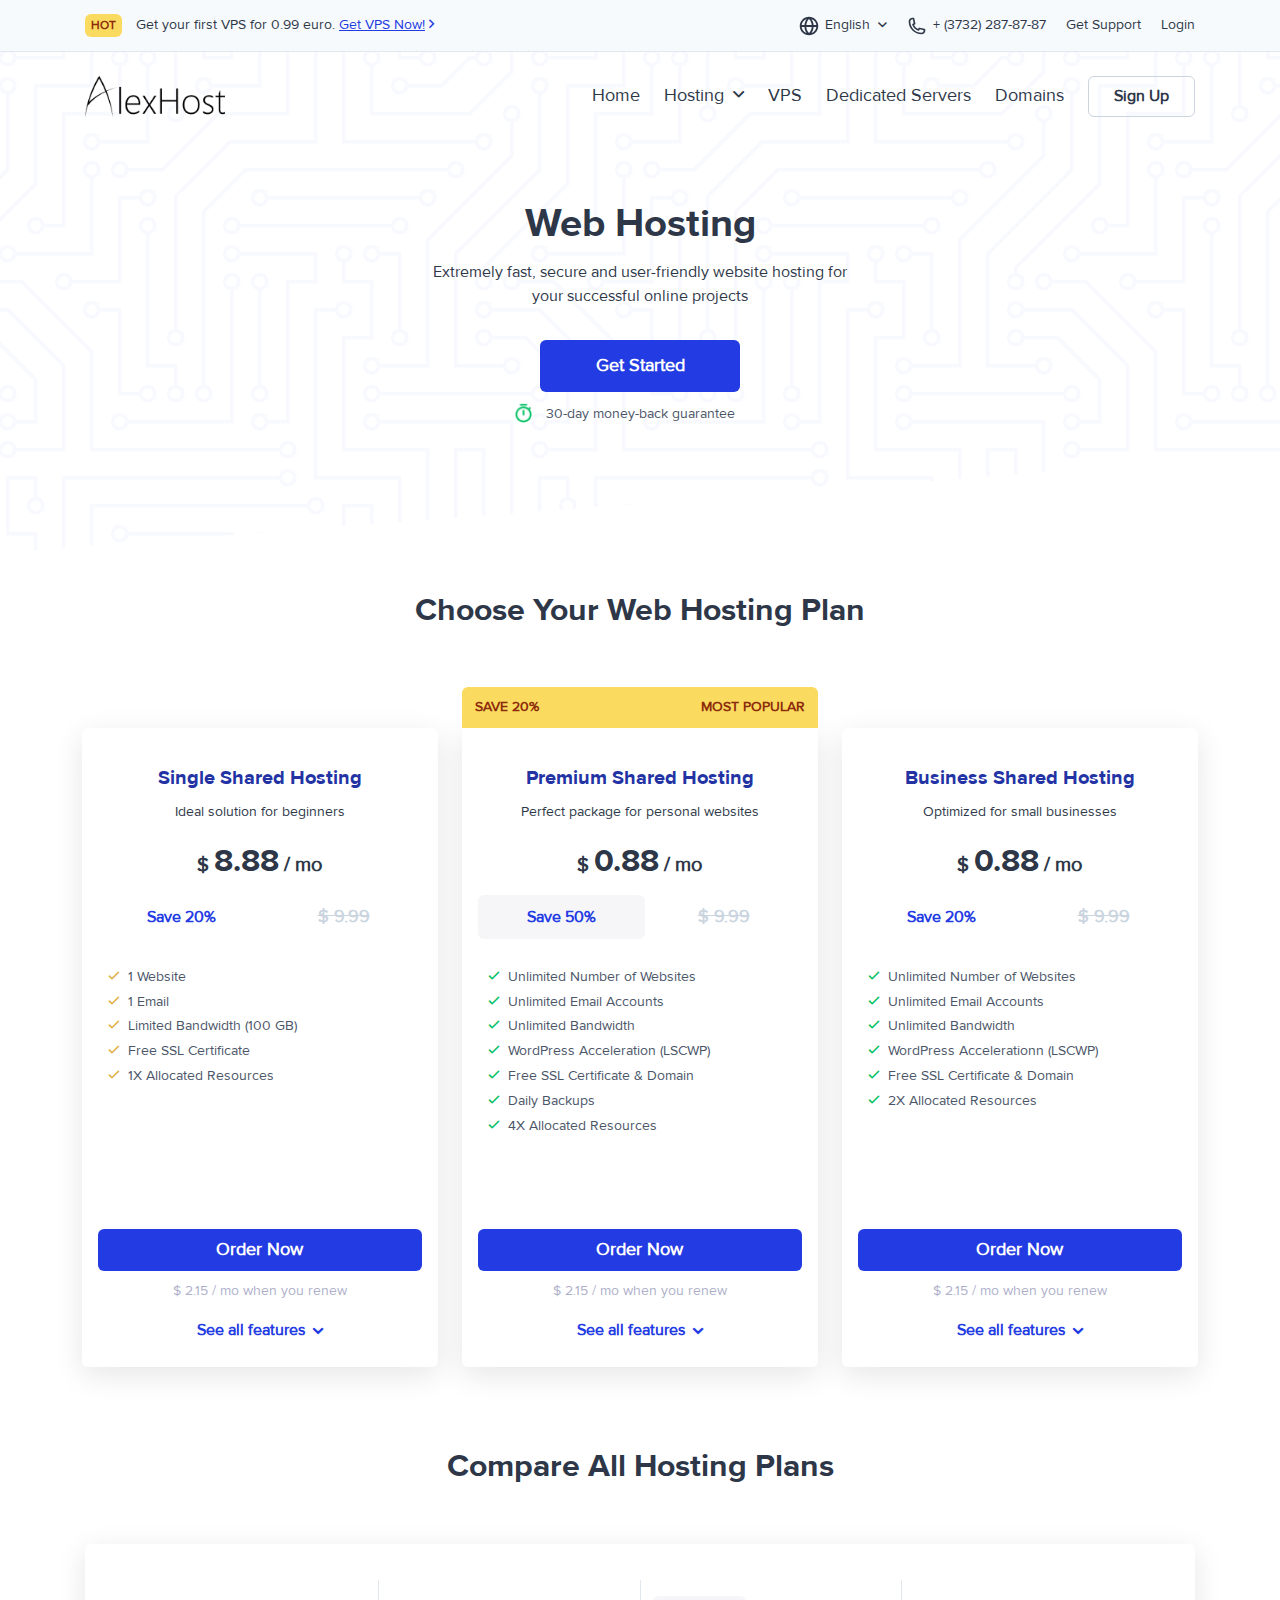
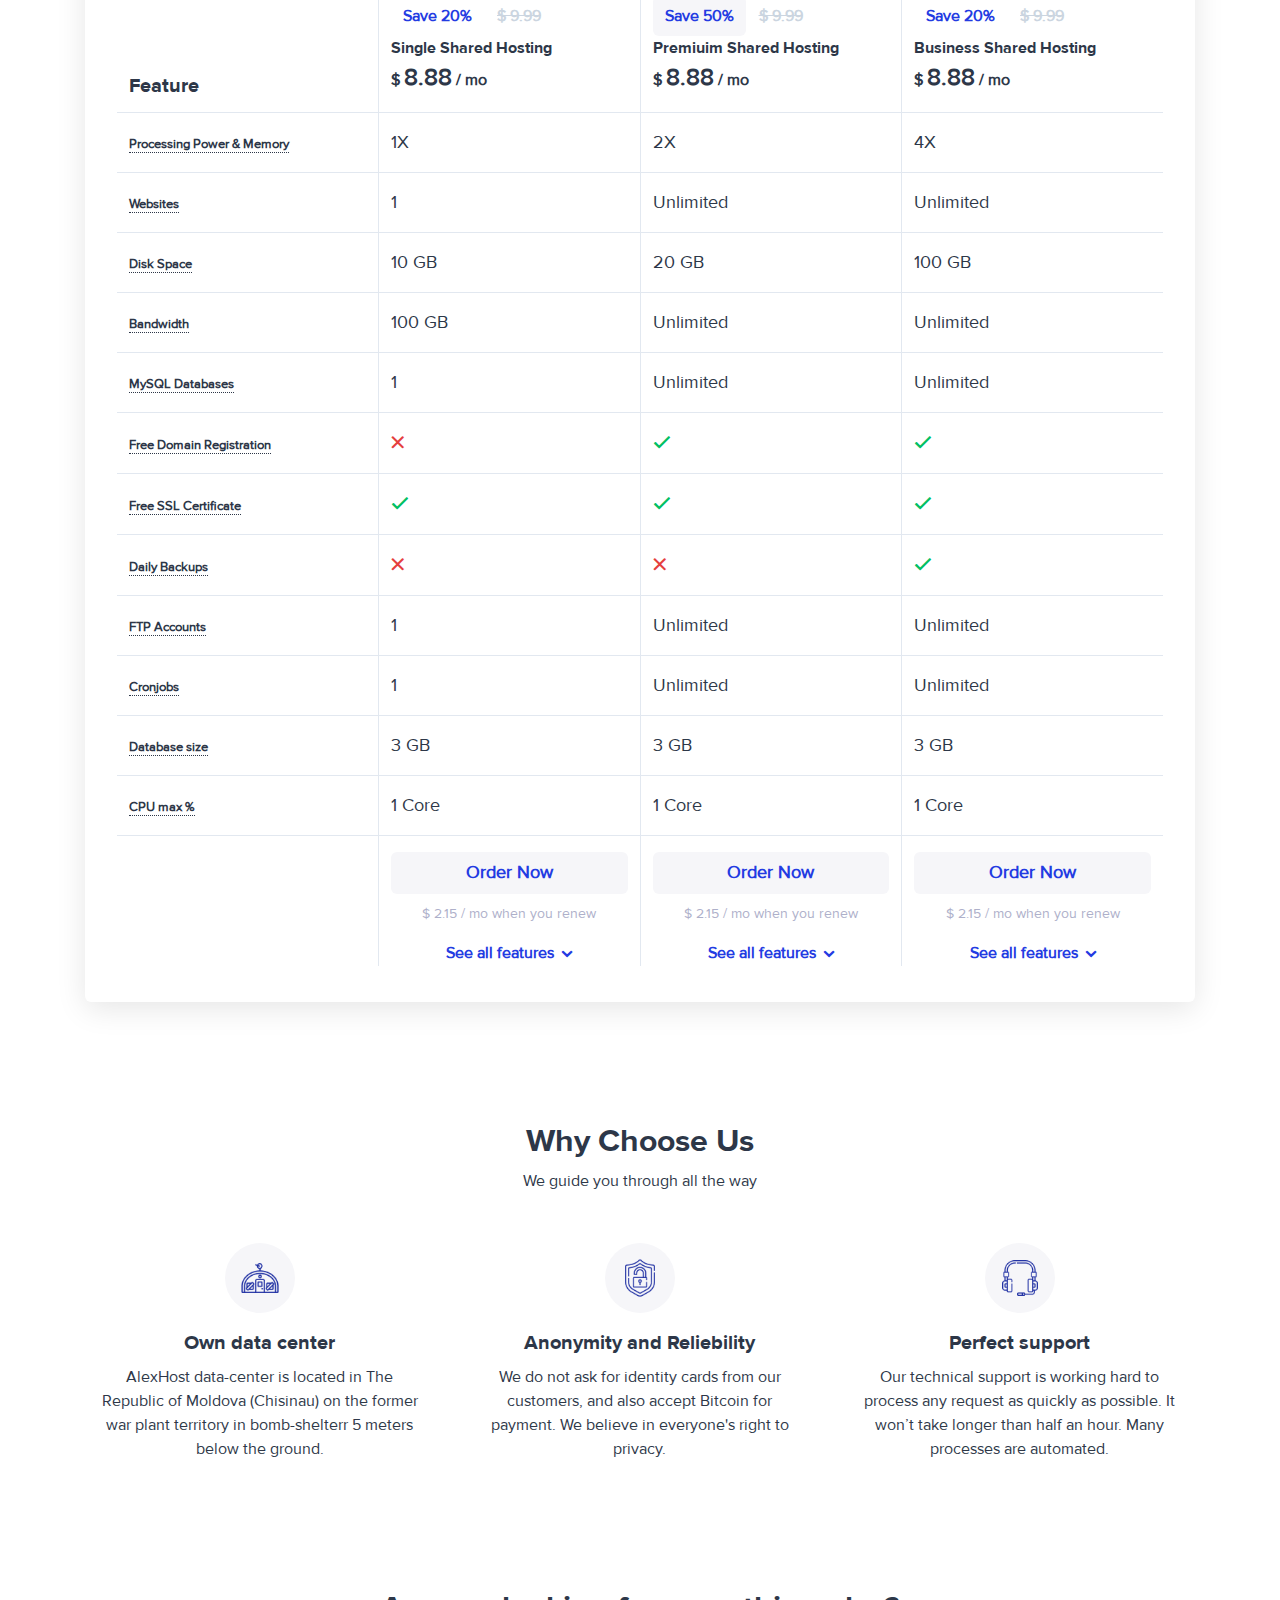
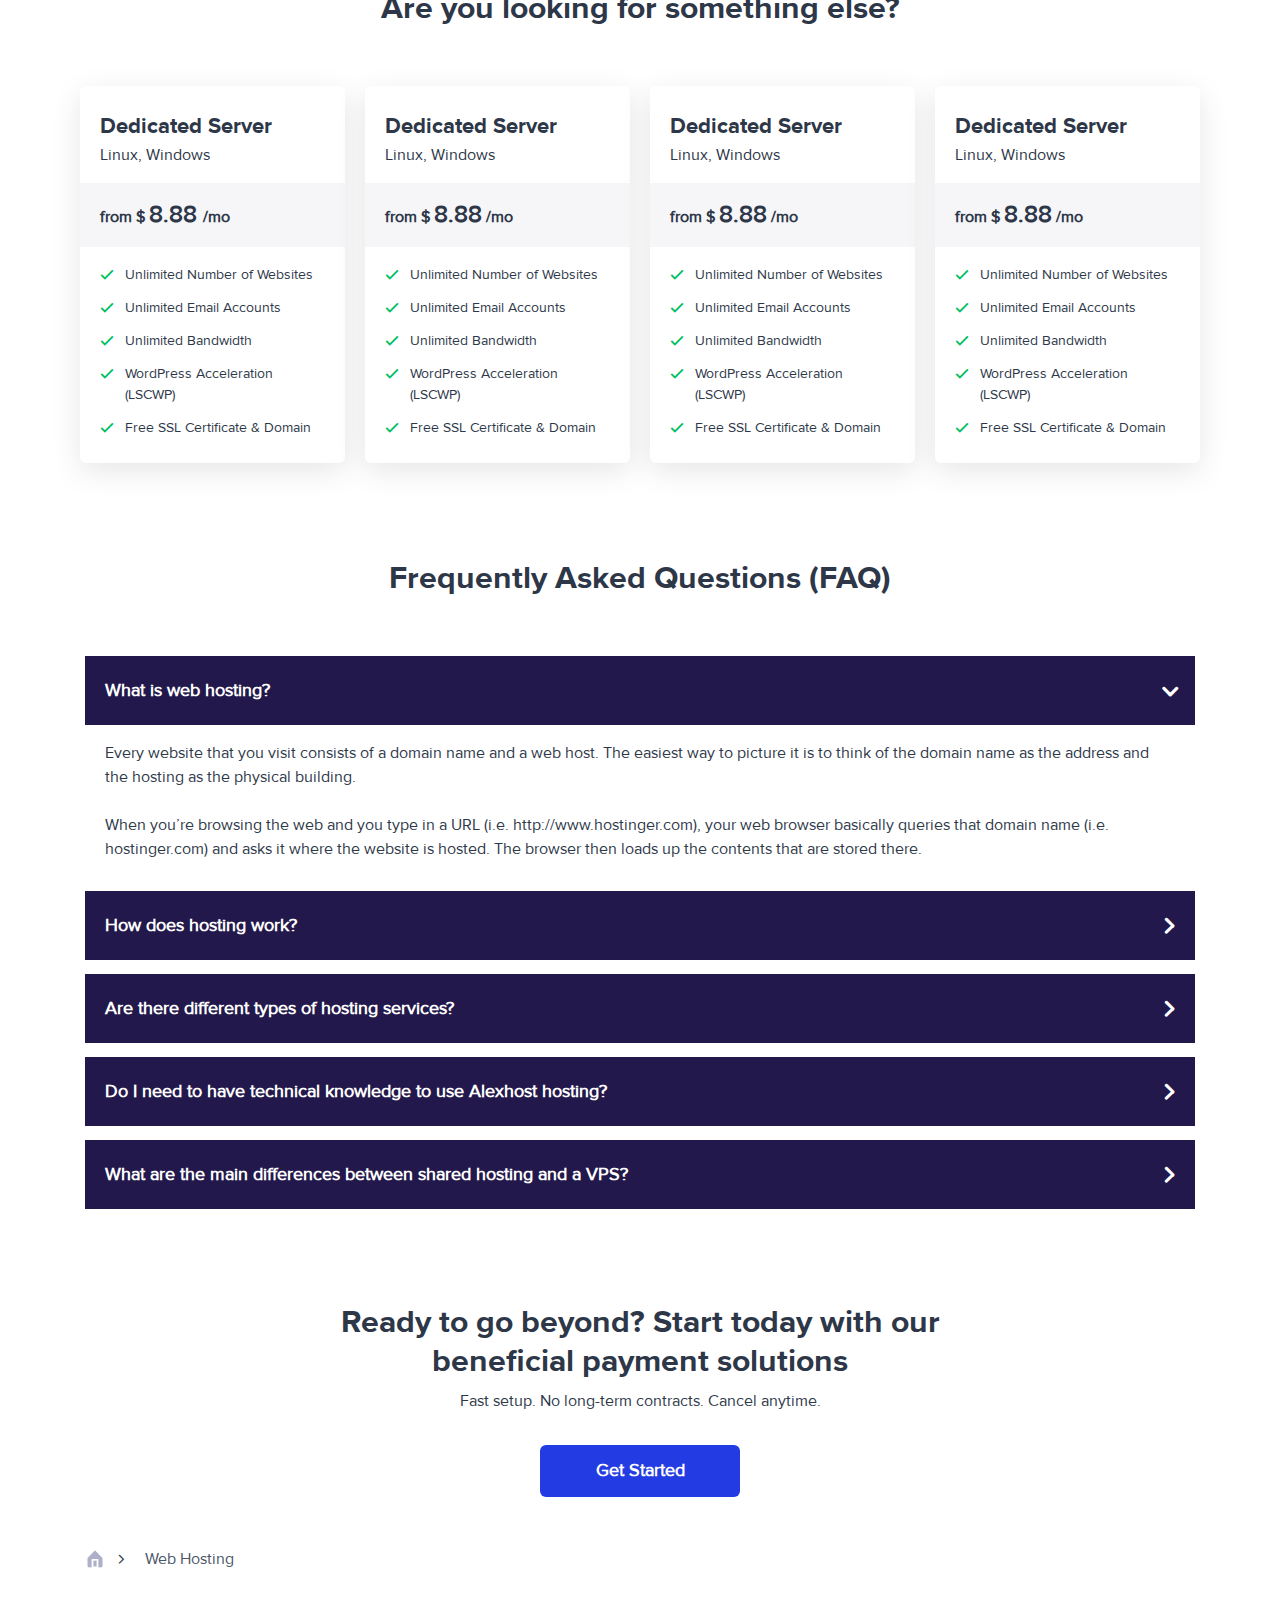
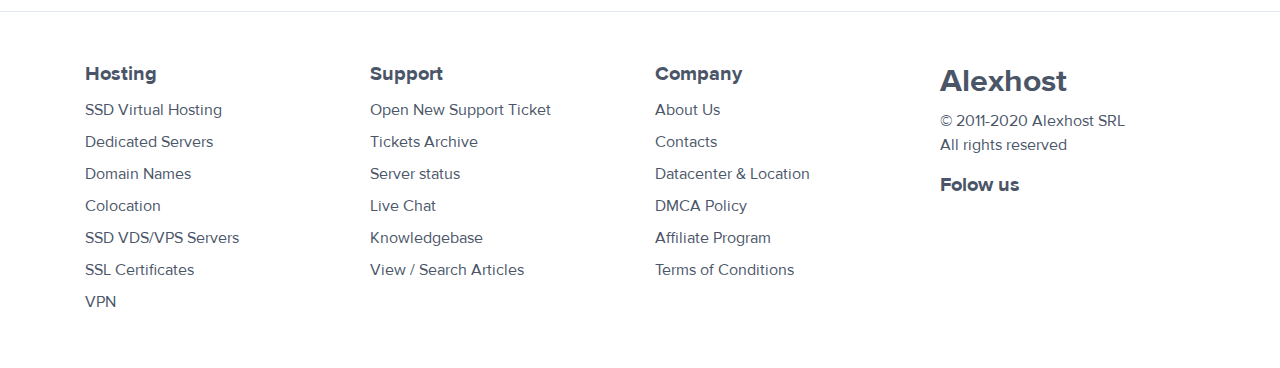
<file: webhosting.html>
<!DOCTYPE html>
<html lang="ru">

<head>

	<meta charset="utf-8">
	<!-- <base href="/"> -->

	<title>Alex Host</title>
	<meta name="description" content="">

	<meta http-equiv="X-UA-Compatible" content="IE=edge">
	<meta name="viewport" content="width=device-width, initial-scale=1.0, user-scalable=no">
	
	<!-- Template Basic Images Start -->
	<meta property="og:image" content="path/to/image.jpg">
	<link rel="icon" href="img/favicon/favicon.ico">
	<link rel="apple-touch-icon" sizes="180x180" href="img/favicon/apple-touch-icon-180x180.png">
	<!-- Template Basic Images End -->
	
	<!-- Custom Browsers Color Start -->
	<meta name="theme-color" content="#000">
	<!-- Custom Browsers Color End -->
	<link rel="stylesheet" href="https://use.fontawesome.com/releases/v5.6.3/css/all.css" integrity="sha384-UHRtZLI+pbxtHCWp1t77Bi1L4ZtiqrqD80Kn4Z8NTSRyMA2Fd33n5dQ8lWUE00s/" crossorigin="anonymous">
	<link rel="stylesheet" href="css/main.min.css">

</head>

<body>

	<header>
		<div class="navbar navbar_default">
			<!-- 
				navbar_default - Используются темный цвет шрифтов, темный логотип.
				navbar_contrast - Используются светлые цвета шрифтов, белый логотип.
			-->	
			<div class="navbar-top">
				<div class="container">
					<div class="row">
						<div class="col-12 navbar-top__row">
							<div class="navbar-top__left navbar-hot" >
								<span class="navbar-hot__label">hot</span>
								<span >						
									Get your first VPS for 0.99 euro. <a href="#">Get VPS Now!</a>
								</span>
							</div>
							<!-- /.navbar__top-left -->
							<div class="navbar-top__right">
								<div class="navbar-top__item lang">
									<a href="#" class="select">English</a>
									<ul class="lang-list">
										<li class="lang-list__item lang-list__item_active"><a href="#">English</a></li>
										<!-- /.lang-list__item -->
										<li class="lang-list__item"><a href="#">Русский</a></li>
										<!-- /.lang-list__item -->
										<li class="lang-list__item"><a href="#">Українська</a></li>
										<!-- /.lang-list__item -->
									</ul>
									<!-- /.lang-list -->
								</div>
								<!-- /.navbar-top__item lang-->
								<a href="tel:+37322878787" class="navbar-top__item tel">+ (3732) 287-87-87</a>
								<!-- /.navbar-top__item -->
								<a href="#" class="navbar-top__item">Get Support</a>
								<!-- /.navbar-top__item -->
								<a href="#" class="navbar-top__item">Login</a>
								<!-- /.navbar-top__item -->
							</div>
							<!-- /.navbar__top-right -->
						</div>
						<!--.navbar-top__row -->	
					</div>
					<!-- /.row .navbar-top__row -->
				</div>
				<!-- /.container -->
					
			</div>
			<!-- /.navbar__top -->
			<div class="navbar-main navbar-main_default">
				<div class="container">
					<div class="row ">
						<div class="col-12 navbar-main__row">
							<a href="index.html" class="logo">
								<img src="img/header/logo-black.png" alt="AlexHost" class="logo-black">
								<img src="img/header/logo-white.png" alt="AlexHost" class="logo-white">
							</a>
							<!-- /.logo -->
							<ul class="main-menu">
								<li>
									<a href="index.html">
										<img src="img/header/icons/home.svg" alt="Home" class="icon-white">
										<span>Home</span>
									</a>
								</li>
								<li class="carret">
									<a href="#">Hosting</a>
									<ul class="sub-menu">
										<li class="sub-menu__item">
											<a href="" class="sub-menu__link">
												<div class="sub-menu__item-icon">
													<img src="img/header/icons/submenu-1.png" alt="">
												</div>
												<!-- /.sub-menu__item-icon -->
												<div class="sub-menu__item-text">
													<span>Dedicated Server</span>
													<p>For small to medium websites.</p>
												</div>
											</a>
										</li>
										<!-- /.sub-menu__item -->
										<li class="sub-menu__item">
											<a href="" class="sub-menu__link">
												<div class="sub-menu__item-icon">
													<img src="img/header/icons/submenu-2.png" alt="">
												</div>
												<!-- /.sub-menu__item-icon -->
												<div class="sub-menu__item-text">
													<span>Shared Web Hosting</span>
													<p>For small to medium websites.</p>
												</div>
											</a>
										</li>
										<!-- /.sub-menu__item -->
										<li class="sub-menu__item">
											<a href="" class="sub-menu__link">
												<div class="sub-menu__item-icon">
													<img src="img/header/icons/submenu-3.png" alt="">
												</div>
												<!-- /.sub-menu__item-icon -->
												<div class="sub-menu__item-text">
													<span>VPS Servers</span>
													<p>For small to medium websites.</p>
												</div>
											</a>
										</li>
										<!-- /.sub-menu__item -->
										<li class="sub-menu__item">
											<a href="" class="sub-menu__link">
												<div class="sub-menu__item-icon">
													<img src="img/header/icons/submenu-4.png" alt="">
												</div>
												<!-- /.sub-menu__item-icon -->
												<div class="sub-menu__item-text">
													<span>Colocation</span>
													<p>For small to medium websites.</p>
												</div>
											</a>
										</li>
										<!-- /.sub-menu__item -->
									</ul>
								</li>
								<li><a href="#">VPS</a></li>
								<li><a href="#">Dedicated Servers</a></li>
								<li><a href="#">Domains</a></li>
								<li><a href="#" class="sign">Sign Up</a></li>
							</ul>
							<!-- /.main-menu -->
							<button class="burger">
								<span></span>
								<span></span>
								<span></span>
							</button>
						</div>
							
					</div>
					<!-- /.row navbar-main__row -->
				</div>
				<!-- /.container -->
			</div>
			<!-- /.navbar__main -->
		</div>
		<!-- /.navbar -->

		<div class="header-hero header-hero_default header-hero_center">
			<div class="container">
				<div class="row header-hero__row">
					<div class="col-md-6">
						<div class="header-hero__content">
							<h1>Web Hosting</h1>
							<p>Extremely fast, secure and user-friendly website hosting for your successful online projects</p>
							<div class="header-hero__button-group">
								<a href="#" class="theme-btn">Get Started</a>
							</div>
							<!-- /.header-hero__button-group -->
							<span class="monay-back">30-day money-back guarantee</span>
						</div>
						<!-- /.header-hero__content header-hero__content_left -->
					</div>
					<!-- /.col-md-6 -->
				</div>
				<!-- /.row -->
			</div>
			<!-- /.container -->
			<svg class="polygon-bottom" version="1.1"  width="100%" height="99px" xmlns="http://www.w3.org/2000/svg" xmlns:xlink="http://www.w3.org/1999/xlink"
			   xml:space="preserve" viewBox="0 0 100 100" preserveAspectRatio="none" >

				<polygon points="0,100 100,0 100,100"/>
			</svg>
		</div>
	</header>

	<div class="menu-mobile">
		<div class="menu-mobile__header">
			<div class="menu-mobile__logo">
				<img src="img/header/logo-black.png" alt="AlexHost">
			</div>
			<!-- /.menu-mobile__logo -->
			<button class="menu-mobile__close"><i class="fa fa-times"></i></button>
		</div>
		<!-- /.menu-mobile__header -->
		<div class="menu-mobile__authorisation">
			<a href="#" class="theme-btn theme-btn_light">Sign Up</a><a href="#" class="theme-btn theme-btn_light">Login</a>
		</div>
		<!-- /.menu-mobile__authorisation -->
		<ul class="menu-mobile__nav mobile-nav">
			<li><a href="#">Home</a></li>
			<li class="carret"><a href="#" >Hosting</a></li>
			<li><a href="#">VPS</a></li>
			<li><a href="#">Dedicated Servers</a></li>
			<li><a href="#">Domains</a></li>
		</ul>
		<!-- /.menu-mobile__nav -->
		<div class="menu-mobile__contacts">
			<div class="menu-mobile__contacts-tel">
				<a href="tel:+37322878787">+ (3732) 287-87-87</a>
			</div>
			<div class="menu-mobile__contacts-item">
				<div class="navbar-top__item lang">
					<a href="#" class="select">English</a>
					<ul class="lang-list">
						<li class="lang-list__item lang-list__item_active"><a href="#">English</a></li>
						<!-- /.lang-list__item -->
						<li class="lang-list__item"><a href="#">Русский</a></li>
						<!-- /.lang-list__item -->
						<li class="lang-list__item"><a href="#">Українська</a></li>
						<!-- /.lang-list__item -->
					</ul>
					<!-- /.lang-list -->
				</div>
			</div>
		</div>
		<!-- /.menu-mobile__contacts -->
		<div class="menu-mobile__hot">
			<div class="navbar-top__left navbar-hot" >
				<span class="navbar-hot__label">hot</span>
				<span >						
					Get your first VPS for 0.99 euro. <a href="#">Get VPS Now!</a>
				</span>
			</div>
		</div>
		<!-- /.menu-mobile__hot -->
	</div>
	<!-- /.menu-mobile -->

	<section class="hostplan">
		<div class="container">
			<div class="row section__header">
				<div class="col-12">
					<h2>Choose Your Web Hosting Plan</h2>
				</div>
			</div>
			<!-- /.row section__header -->
			<div class="row section__content hostplan__content">
				<div class="col-md-4 hostplan-item">
					<div class="hostplan-item__content">
						<!-- /.hostplan__icon -->
						<h4 class="hostplan__name">Single Shared Hosting</h4>
						<!-- /.hostplan__name -->
						<span class="hostplan__tags">Ideal solution for beginners</span>
						<span class="hostplan__cost">$ <b>8.88</b> / mo</span>
						<div class="hostplan__save">
							<span class="save-percent">Save 20%</span>
							<span class="old-cost">$ 9.99</span>
						</div>
						<!-- /.hostplan__save -->
						<ul class="hostplan__config">
							<li class="accent">1 Website</li>
							<li class="accent">1 Email</li>
							<li class="accent">Limited Bandwidth (100 GB)</li>
							<li class="accent">Free SSL Certificate</li>
							<li class="accent">1X Allocated Resources</li>
						</ul>
						<!-- /.hostplan__config -->
						<div class="hostplan__bottom">
							<a href="#" class="theme-btn hostplan__btn">Order Now</a>
							<span class="hostplan__renew">$ 2.15 / mo when you renew</span>
							<a href="#" class="hostplan__more carret">See all features</a>
						</div>
						<!-- /.hostplan__bottom -->
							
					</div>
					<!-- /.hostplan-item__content -->
				</div>
				<!-- /.col-md-3 hostplan-item -->
				<div class="col-md-4 hostplan-item hostplan-item_most-popular">
					<div class="hostplan-item__content">
						<div class="hostplan-item__label">
							<span>SAVE 20%</span>
							<span>MOST POPULAR</span>
						</div>
						<h4 class="hostplan__name">Premium Shared Hosting</h4>
						<!-- /.hostplan__name -->
						<span class="hostplan__tags">Perfect package for personal websites</span>
						<span class="hostplan__cost">$ <b>0.88</b> / mo</span>
						<div class="hostplan__save">
							<span class="save-percent save-percent_bg">Save 50%</span>
							<span class="old-cost">$ 9.99</span>
						</div>
						<!-- /.hostplan__save -->
						<ul class="hostplan__config">
							<li>Unlimited Number of Websites</li>
							<li>Unlimited Email Accounts</li>
							<li>Unlimited Bandwidth</li>
							<li>WordPress Acceleration (LSCWP)</li>
							<li>Free SSL Certificate & Domain</li>
							<li>Daily Backups</li>
							<li>4X Allocated Resources</li>
						</ul>
						<!-- /.hostplan__config -->
						<div class="hostplan__bottom">
							<a href="#" class="theme-btn hostplan__btn">Order Now</a>
							<span class="hostplan__renew">$ 2.15 / mo when you renew</span>
							<a href="#" class="hostplan__more carret">See all features</a>
						</div>
						<!-- /.hostplan__bottom -->
					</div>
					<!-- /.hostplan-item__content -->
				</div>
				<!-- /.col-md-3 hostplan-item -->
				<div class="col-md-4 hostplan-item">
					<div class="hostplan-item__content">
						<h4 class="hostplan__name">Business Shared Hosting</h4>
						<!-- /.hostplan__name -->
						<span class="hostplan__tags">Optimized for small businesses</span>
						<span class="hostplan__cost">$ <b>0.88</b> / mo</span>
						<div class="hostplan__save">
							<span class="save-percent">Save 20%</span>
							<span class="old-cost">$ 9.99</span>
						</div>
						<!-- /.hostplan__save -->
						<ul class="hostplan__config">
							<li>Unlimited Number of Websites</li>
							<li>Unlimited Email Accounts</li>
							<li>Unlimited Bandwidth</li>
							<li>WordPress Accelerationn (LSCWP)</li>
							<li>Free SSL Certificate & Domain</li>
							<li>2X Allocated Resources</li>
						</ul>
						<!-- /.hostplan__config -->
						<div class="hostplan__bottom">
							<a href="#" class="theme-btn hostplan__btn">Order Now</a>
							<span class="hostplan__renew">$ 2.15 / mo when you renew</span>
							<a href="#" class="hostplan__more carret">See all features</a>
						</div>
						<!-- /.hostplan__bottom -->
					</div>
					<!-- /.hostplan-item__content -->
				</div>
				<!-- /.col-md-3 hostplan-item -->
				
				
			</div>
			<!-- /.row section__content -->
		</div>
		<!-- /.container -->
	</section>
	<!-- /.hostplan -->

	<section class="compare">
		<div class="container">
			<div class="row section__header">
				<div class="col-12">
					<h2>Compare All Hosting Plans</h2>
				</div>
			</div>
			<!-- /.row section__header -->
			<div class="row   section__content">
				<div class="col-12 ">
					<div class="compare__content">
						<table class="compare__table">
							<tr>
								<td>
									<h4>Feature</h4>								
								</td>
								<td>
									<div class="compare__save">
										<span class="save-percent">Save 20%</span>
										<span class="old-cost">$ 9.99</span>
									</div>
									<h5 class="compare__title">Single Shared Hosting</h5>
									<div class="compare__cost">$ <b>8.88</b> / mo</div>
								</td>
								<td>
									<div class="compare__save">
										<span class="save-percent save-percent_bg">Save 50%</span>
										<span class="old-cost">$ 9.99</span>
									</div>
									<h5 class="compare__title">Premiuim Shared Hosting</h5>
									<div class="compare__cost">$ <b>8.88</b> / mo</div>
								</td>
								<td>
									<div class="compare__save">
										<span class="save-percent">Save 20%</span>
										<span class="old-cost">$ 9.99</span>
									</div>
									<h5 class="compare__title">Business Shared Hosting</h5>
									<div class="compare__cost">$ <b>8.88</b> / mo</div>
								</td>
							</tr>
							<tr>
								<td>
									<a href="#" class="compare__features-item">Processing Power & Memory</a>
								</td>
								<td>1X</td>
								<td>2X</td>
								<td>4X</td>
							</tr>
							<tr>
								<td>
									<a href="#" class="compare__features-item">Websites</a>
								</td>
								<td>1</td>
								<td>Unlimited</td>
								<td>Unlimited</td>
							</tr>
							<tr>
								<td>
									<a href="#" class="compare__features-item">Disk Space</a>
								</td>
								<td>10 GB</td>
								<td>20 GB</td>
								<td>100 GB</td>
							</tr>
							<tr>
								<td>
									<a href="#" class="compare__features-item">Bandwidth</a>
								</td>
								<td>100 GB</td>
								<td>Unlimited</td>
								<td>Unlimited</td>
							</tr>
							<tr>
								<td>
									<a href="#" class="compare__features-item">MySQL Databases</a>
								</td>
								<td>1</td>
								<td>Unlimited</td>
								<td>Unlimited</td>
							</tr>
							<tr>
								<td>
									<a href="#" class="compare__features-item">Free Domain Registration</a>
								</td>
								<td><span class="false"></span></td>
								<td><span class="true"></span></td>
								<td><span class="true"></span></td>
							</tr>
							<tr>
								<td>
									<a href="#" class="compare__features-item">Free SSL Certificate</a>
								</td>
								<td><span class="true"></span></td>
								<td><span class="true"></span></td>
								<td><span class="true"></span></td>
							</tr>
							<tr>
								<td>
									<a href="#" class="compare__features-item">Daily Backups</a>
								</td>
								<td><span class="false"></span></td>
								<td><span class="false"></span></td>
								<td><span class="true"></span></td>
							</tr>
							<tr>
								<td>
									<a href="#" class="compare__features-item">FTP Accounts</a>
								</td>
								<td>1</td>
								<td>Unlimited</td>
								<td>Unlimited</td>
							</tr>
							<tr>
								<td>
									<a href="#" class="compare__features-item">Cronjobs</a>
								</td>
								<td>1</td>
								<td>Unlimited</td>
								<td>Unlimited</td>
							</tr>
							<tr>
								<td>
									<a href="#" class="compare__features-item">Database size</a>
								</td>
								<td>3 GB</td>
								<td>3 GB</td>
								<td>3 GB</td>
							</tr>							
							<tr>
								<td>
									<a href="#" class="compare__features-item">CPU max %</a>
								</td>
								<td>1 Core</td>
								<td>1 Core</td>
								<td>1 Core</td>
							</tr>
							<tr>
								<td>
									
								</td>
								<td>
									<div class="compare__bottom">
										<a href="#" class="theme-btn compare__btn">Order Now</a>
										<span class="hostplan__renew">$ 2.15 / mo when you renew</span>
										<a href="#" class="hostplan__more carret">See all features</a>
									</div>
								</td>
								<td>
									<div class="compare__bottom">
										<a href="#" class="theme-btn compare__btn">Order Now</a>
										<span class="hostplan__renew">$ 2.15 / mo when you renew</span>
										<a href="#" class="hostplan__more carret">See all features</a>
									</div>
								</td>
								<td>
									<div class="compare__bottom">
										<a href="#" class="theme-btn compare__btn">Order Now</a>
										<span class="hostplan__renew">$ 2.15 / mo when you renew</span>
										<a href="#" class="hostplan__more carret">See all features</a>
									</div>
								</td>
							</tr>
							
							
						</table>
					</div>
					<!-- /.compare__content -->
						
				</div>
					
			</div>
			<!-- /.row section__content -->
		</div>
		<!-- /.compare -->
	</section>
	<!-- /.compare -->
	<section class="choose">
		<div class="container">
			<div class="row section__header">
				<div class="col-12">
					<h2>Why Choose Us</h2>
					<p>We guide you through all the way</p>
				</div>
				<!-- /.col-12 -->
			</div>
			<!-- /.row section__header -->
			<div class="row section__content">
				<div class="col-sm-4 choose__item">
					<div class="choose__icon"><img src="img/choose/1.png" alt="choose-1"></div>
					<!-- /.choose__icon -->
					<h4 class="choose__title">Own data center</h4>
					<!-- /.choose__title -->
					<p>AlexHost data-center is located in The Republic of Moldova (Chisinau) on the former war plant territory in bomb-shelterr 5 meters below the ground.</p>
				</div>
				<!-- /.col-sm-4 choose__item -->
				<div class="col-sm-4 choose__item">
					<div class="choose__icon"><img src="img/choose/security.png" alt="choose-2"></div>
					<!-- /.choose__icon -->
					<h4 class="choose__title">Anonymity and Reliebility</h4>
					<!-- /.choose__title -->
					<p>We do not ask for identity cards from our customers, and also accept Bitcoin for payment. We believe in everyone's right to privacy.</p>
				</div>
				<!-- /.col-sm-4 choose__item -->
				<div class="col-sm-4 choose__item">
					<div class="choose__icon"><img src="img/choose/3.png" alt="choose-3"></div>
					<!-- /.choose__icon -->
					<h4 class="choose__title">Perfect support</h4>
					<!-- /.choose__title -->
					<p>Our technical support is working hard to process any request as quickly as possible. It won’t take longer than half an hour. Many processes are automated.</p>
				</div>
				<!-- /.col-sm-4 choose__item -->
				
			</div>
			<!-- /.row section__content -->
		</div>
		<!-- /.container -->
	</section>
	<!-- /.choose -->

	<section class="else">
		<div class="container">
			<div class="row section__header">
				<div class="col-12">
					<h2>Are you looking for something else?</h2>
				</div>
			</div>
			<!-- /.row section__header -->
			<div class="row else__content section__content">
				<div class="col-lg-3 col-md-4 else__item">
					<div class="else__item-box">
						<div class="else__item-header">
							<a href="#" class="else__name">Dedicated Server</a>
							<span class="else__tags">Linux, Windows</span>
						</div>
						<!-- /.else__item-header -->
						<span class="else__cost">from $ <b>8.88 </b>/mo</span>
						<ul class="else__list">
							<li class="else__list-item">Unlimited Number of Websites</li>
							<!-- /.else__list-item -->
							<li class="else__list-item">Unlimited Email Accounts</li>
							<!-- /.else__list-item -->
							<li class="else__list-item">Unlimited Bandwidth</li>
							<!-- /.else__list-item -->
							<li class="else__list-item">WordPress Acceleration (LSCWP)</li>
							<!-- /.else__list-item -->
							<li class="else__list-item">Free SSL Certificate & Domain</li>
							<!-- /.else__list-item -->
						</ul>
						<!-- /.else__list -->
					</div>
					<!-- /.else__item-box -->
				</div>
				<!-- /.col-md-3 else__item -->
				<div class="col-lg-3 col-md-4 else__item">
					<div class="else__item-box">
						<div class="else__item-header">
							<a href="#" class="else__name">Dedicated Server</a>
							<span class="else__tags">Linux, Windows</span>
						</div>
						<!-- /.else__item-header -->
						<span class="else__cost">from $ <b>8.88</b> /mo</span>
						<ul class="else__list">
							<li class="else__list-item">Unlimited Number of Websites</li>
							<!-- /.else__list-item -->
							<li class="else__list-item">Unlimited Email Accounts</li>
							<!-- /.else__list-item -->
							<li class="else__list-item">Unlimited Bandwidth</li>
							<!-- /.else__list-item -->
							<li class="else__list-item">WordPress Acceleration (LSCWP)</li>
							<!-- /.else__list-item -->
							<li class="else__list-item">Free SSL Certificate & Domain</li>
							<!-- /.else__list-item -->
						</ul>
						<!-- /.else__list -->
					</div>
					<!-- /.else__item-box -->
				</div>
				<!-- /.col-md-3 else__item -->
				<div class="col-lg-3 col-md-4 else__item">
					<div class="else__item-box">
						<div class="else__item-header">
							<a href="#" class="else__name">Dedicated Server</a>
							<span class="else__tags">Linux, Windows</span>
						</div>
						<!-- /.else__item-header -->
						<span class="else__cost">from $ <b>8.88</b> /mo</span>
						<ul class="else__list">
							<li class="else__list-item">Unlimited Number of Websites</li>
							<!-- /.else__list-item -->
							<li class="else__list-item">Unlimited Email Accounts</li>
							<!-- /.else__list-item -->
							<li class="else__list-item">Unlimited Bandwidth</li>
							<!-- /.else__list-item -->
							<li class="else__list-item">WordPress Acceleration (LSCWP)</li>
							<!-- /.else__list-item -->
							<li class="else__list-item">Free SSL Certificate & Domain</li>
							<!-- /.else__list-item -->
						</ul>
						<!-- /.else__list -->
					</div>
					<!-- /.else__item-box -->
				</div>
				<!-- /.col-md-3 else__item -->
				<div class="col-lg-3 col-md-4 else__item">
					<div class="else__item-box">
						<div class="else__item-header">
							<a href="#" class="else__name">Dedicated Server</a>
							<span class="else__tags">Linux, Windows</span>
						</div>
						<!-- /.else__item-header -->
						<span class="else__cost">from $ <b>8.88</b> /mo</span>
						<ul class="else__list">
							<li class="else__list-item">Unlimited Number of Websites</li>
							<!-- /.else__list-item -->
							<li class="else__list-item">Unlimited Email Accounts</li>
							<!-- /.else__list-item -->
							<li class="else__list-item">Unlimited Bandwidth</li>
							<!-- /.else__list-item -->
							<li class="else__list-item">WordPress Acceleration (LSCWP)</li>
							<!-- /.else__list-item -->
							<li class="else__list-item">Free SSL Certificate & Domain</li>
							<!-- /.else__list-item -->
						</ul>
						<!-- /.else__list -->
					</div>
					<!-- /.else__item-box -->
				</div>
				<!-- /.col-md-3 else__item -->
			</div>
			<!-- /.row section__content -->
		</div>
		<!-- /.container -->
	</section>
	<!-- /.else -->

	<section class="faq">
		<div class="container">
			<div class="row section__header">
				<div class="col-12">
					<h2>Frequently Asked Questions (FAQ)</h2>
				</div>
			</div>
			<!-- /.row section__header -->
			<div class="row section__content">
				<div class="col-12">
					<div class="accordeon">
						<div class="accordeon__section">
							<div class="accordeon__section-head">What is web hosting?</div>
							<!-- /.accordeon__section-head -->
							<div class="accordeon__section-content">
								<div>
									<p>Every website that you visit consists of a domain name and a web host. The easiest way to picture it is to think of the domain name as the address and the hosting as the physical building.<br><br>

									When you’re browsing the web and you type in a URL (i.e. http://www.hostinger.com), your web browser basically queries that domain name (i.e. hostinger.com) and asks it where the website is hosted. The browser then loads up the contents that are stored there.</p>
								</div>
									
							</div>
							<!-- /.accordeon__section-content -->
						</div>
						<!-- /.accordeon__section -->
						<div class="accordeon__section">
							<div class="accordeon__section-head">How does hosting work?</div>
							<!-- /.accordeon__section-head -->
							<div class="accordeon__section-content">
								<div>
									<p>Every website that you visit consists of a domain name and a web host. The easiest way to picture it is to think of the domain name as the address and the hosting as the physical building.<br><br>

									When you’re browsing the web and you type in a URL (i.e. http://www.hostinger.com), your web browser basically queries that domain name (i.e. hostinger.com) and asks it where the website is hosted. The browser then loads up the contents that are stored there.</p>
								</div>
								
							</div>
							<!-- /.accordeon__section-content -->
						</div>
						<!-- /.accordeon__section -->
						<div class="accordeon__section">
							<div class="accordeon__section-head">Are there different types of hosting services?</div>
							<!-- /.accordeon__section-head -->
							<div class="accordeon__section-content">
								<div>
									<p>Every website that you visit consists of a domain name and a web host. The easiest way to picture it is to think of the domain name as the address and the hosting as the physical building.<br><br>

									When you’re browsing the web and you type in a URL (i.e. http://www.hostinger.com), your web browser basically queries that domain name (i.e. hostinger.com) and asks it where the website is hosted. The browser then loads up the contents that are stored there.</p>
								</div>
								
							</div>
							<!-- /.accordeon__section-content -->
						</div>
						<!-- /.accordeon__section -->
						
						<div class="accordeon__section">
							<div class="accordeon__section-head">Do I need to have technical knowledge to use Alexhost hosting?</div>
							<!-- /.accordeon__section-head -->
							<div class="accordeon__section-content">
								<div>
									<p>Every website that you visit consists of a domain name and a web host. The easiest way to picture it is to think of the domain name as the address and the hosting as the physical building.<br><br>

									When you’re browsing the web and you type in a URL (i.e. http://www.hostinger.com), your web browser basically queries that domain name (i.e. hostinger.com) and asks it where the website is hosted. The browser then loads up the contents that are stored there.</p>
								</div>
								
							</div>
							<!-- /.accordeon__section-content -->
						</div>
						<!-- /.accordeon__section -->
						<div class="accordeon__section">
							<div class="accordeon__section-head">What are the main differences between shared hosting and a VPS?</div>
							<!-- /.accordeon__section-head -->
							<div class="accordeon__section-content">
								<div>
									<p>Every website that you visit consists of a domain name and a web host. The easiest way to picture it is to think of the domain name as the address and the hosting as the physical building.<br><br>

									When you’re browsing the web and you type in a URL (i.e. http://www.hostinger.com), your web browser basically queries that domain name (i.e. hostinger.com) and asks it where the website is hosted. The browser then loads up the contents that are stored there.</p>
								</div>
								
							</div>
							<!-- /.accordeon__section-content -->
						</div>
						<!-- /.accordeon__section -->
					</div>
					<!-- /.accordeon -->
				</div>
			</div>
			<!-- /.row section__content -->
		</div>
		<!-- /.container -->
	</section>
	<!-- /.faq -->

	<section class="start pb50">
		<div class="container">
			<div class="row section__header">
				<div class="col-12">
					<h2>Ready to go beyond? Start today with our<br>beneficial payment solutions</h2>
					<p>Fast setup. No long-term contracts. Cancel anytime.</p>
				</div>
			</div>
			<!-- /.row section__header -->
			<div class="row start__content section__content">
				<a href="#" class="theme-btn">Get Started</a>
			</div>
			<!-- /.row section__content -->
		</div>
		<!-- /.container -->
	</section>
	<!-- /.start -->

	<section class="breadcrumbs">
		<div class="container">
			<div class="row">
				<ul class="col-12 breadcrumbs__list">
					<li><a href="index.html" class="home"></a></li>
					<li><a href="#">Web Hosting</a></li>
					
					
				</ul>
				<!-- /.col-12 -->
			</div>
			<!-- /.row -->
		</div>
		<!-- /.container -->
	</section>
	<!-- /.breadcrumbs -->

	<footer class="">
		<div class="container">
			<div class="row">
				<div class="col-lg-3 col-md-4">
					<h4>Hosting</h4>
					<ul>
						<li><a href="#">SSD Virtual Hosting</a></li>
						<li><a href="#">Dedicated Servers</a></li>
						<li><a href="#">Domain Names</a></li>
						<li><a href="#">Colocation</a></li>
						<li><a href="#">SSD VDS/VPS Servers</a></li>
						<li><a href="#">SSL Certificates</a></li>
						<li><a href="#">VPN</a></li>
					</ul>
				</div>
				<!-- /.col-md-3 -->
				<div class="col-lg-3 col-md-4">
					<h4>Support</h4>
					<ul>
						<li><a href="#">Open New Support Ticket</a></li>
						<li><a href="#">Tickets Archive</a></li>
						<li><a href="#">Server status</a></li>
						<li><a href="#">Live Chat</a></li>
						<li><a href="#">Knowledgebase</a></li>
						<li><a href="#">View / Search Articles</a></li>
					</ul>
				</div>
				<!-- /.col-md-3 -->
				<div class="col-lg-3 col-md-4">
					<h4>Company</h4>
					<ul>
						<li><a href="#">About Us</a></li>
						<li><a href="#">Contacts</a></li>
						<li><a href="#">Datacenter & Location</a></li>
						<li><a href="#">DMCA Policy</a></li>
						<li><a href="#">Affiliate Program</a></li>
						<li><a href="#">Terms of Conditions</a></li>
					</ul>
				</div>
				<!-- /.col-md-3 -->
				<div class="col-lg-3 col-md-12">
					<div class="row">
						<div class="col-md-6 col-lg-12">
							<h2>Alexhost</h2>
							<p>© 2011-2020 Alexhost SRL<br>All rights reserved</p>
						</div>
						<div class="col-md-6 col-lg-12 footer__social">
								<h4>Folow us</h4>
								<div class="footer__social-list">
									<a href="#"><i class="fa fa-instagram"></i></a>
									<a href="#"><i class="fa fa-instagram"></i></a>
									<a href="#"><i class="fa fa-instagram"></i></a>
								</div>
							</div>
					</div>
							
							
				</div>
				<!-- /.col-md-3 -->
			</div>
			<!-- /.row -->
		</div>
		<!-- /.container -->
	</footer>
	<!-- /.footer_contrast -->

	

	<script src="js/scripts.min.js"></script>

</body>
</html>
</file>
<file: css/main.min.css>
@font-face{font-family:roboto-example;font-weight:400;font-style:normal;src:url(../fonts/RobotoRegular/RobotoRegular.eot);src:url(../fonts/RobotoRegular/RobotoRegular.eot?#iefix) format("embedded-opentype"),url(../fonts/RobotoRegular/RobotoRegular.woff) format("woff"),url(../fonts/RobotoRegular/RobotoRegular.ttf) format("truetype")}@font-face{font-family:roboto-example;font-weight:700;font-style:normal;src:url(../fonts/RobotoBold/RobotoBold.eot);src:url(../fonts/RobotoBold/RobotoBold.eot?#iefix) format("embedded-opentype"),url(../fonts/RobotoBold/RobotoBold.woff) format("woff"),url(../fonts/RobotoBold/RobotoBold.ttf) format("truetype")}@font-face{font-family:general-normal;font-weight:400;font-style:normal;src:url(../fonts/ProximaNovaRegular/ProximaNovaRegular.eot);src:url(../fonts/ProximaNovaRegular/ProximaNovaRegular.eot?#iefix) format("embedded-opentype"),url(../fonts/ProximaNovaRegular/ProximaNovaRegular.woff) format("woff"),url(../fonts/ProximaNovaRegular/ProximaNovaRegular.ttf) format("truetype")}@font-face{font-family:general-bold;font-weight:700;font-style:normal;src:url(../fonts/ProximaNovaBold/ProximaNovaBold.eot);src:url(../fonts/ProximaNovaBold/ProximaNovaBold.eot?#iefix) format("embedded-opentype"),url(../fonts/ProximaNovaBold/ProximaNovaBold.woff) format("woff"),url(../fonts/ProximaNovaBold/ProximaNovaBold.ttf) format("truetype")}@font-face{font-family:FA-BR-400;src:url("../fonts/Font Awesome 5 Brands-Regular-400.otf") format("OpenType")}@font-face{font-family:FA-PL-300;src:url("../fonts/Font Awesome 5 Pro-Light-300.otf") format("OpenType")}@font-face{font-family:FA-PR-400;src:url("../fonts/Font Awesome 5 Pro-Regular-400.otf") format("OpenType")}@font-face{font-family:FA-PS-900;src:url("../fonts/Font Awesome 5 Pro-Solid-900.otf") format("OpenType")}@font-face{font-family:FA;src:url(../fonts/FontAwesome.otf) format("OpenType")}*,::after,::before{-webkit-box-sizing:border-box;box-sizing:border-box}html{font-family:sans-serif;line-height:1.15;-webkit-text-size-adjust:100%;-ms-text-size-adjust:100%;-ms-overflow-style:scrollbar;-webkit-tap-highlight-color:transparent}@-ms-viewport{width:device-width}article,aside,dialog,figcaption,figure,footer,header,hgroup,main,nav,section{display:block}body{margin:0;font-family:-apple-system,BlinkMacSystemFont,"Segoe UI",Roboto,"Helvetica Neue",Arial,sans-serif,"Apple Color Emoji","Segoe UI Emoji","Segoe UI Symbol";font-size:1rem;font-weight:400;line-height:1.5;color:#212529;text-align:left;background-color:#fff}[tabindex="-1"]:focus{outline:0!important}hr{-webkit-box-sizing:content-box;box-sizing:content-box;height:0;overflow:visible}h1,h2,h3,h4,h5,h6{margin-top:0;margin-bottom:.5rem}p{margin-top:0;margin-bottom:1rem}abbr[data-original-title],abbr[title]{text-decoration:underline;-webkit-text-decoration:underline dotted;text-decoration:underline dotted;cursor:help;border-bottom:0}address{margin-bottom:1rem;font-style:normal;line-height:inherit}dl,ol,ul{margin-top:0;margin-bottom:1rem}ol ol,ol ul,ul ol,ul ul{margin-bottom:0}dt{font-weight:700}dd{margin-bottom:.5rem;margin-left:0}blockquote{margin:0 0 1rem}dfn{font-style:italic}b,strong{font-weight:bolder}small{font-size:80%}sub,sup{position:relative;font-size:75%;line-height:0;vertical-align:baseline}sub{bottom:-.25em}sup{top:-.5em}a{color:#233be2;text-decoration:none;background-color:transparent;-webkit-text-decoration-skip:objects}a:hover{color:#1527a3;text-decoration:underline}a:not([href]):not([tabindex]){color:inherit;text-decoration:none}a:not([href]):not([tabindex]):focus,a:not([href]):not([tabindex]):hover{color:inherit;text-decoration:none}a:not([href]):not([tabindex]):focus{outline:0}code,kbd,pre,samp{font-family:monospace,monospace;font-size:1em}pre{margin-top:0;margin-bottom:1rem;overflow:auto;-ms-overflow-style:scrollbar}figure{margin:0 0 1rem}img{vertical-align:middle;border-style:none}svg:not(:root){overflow:hidden}table{border-collapse:collapse}caption{padding-top:.75rem;padding-bottom:.75rem;color:#6c757d;text-align:left;caption-side:bottom}th{text-align:inherit}label{display:inline-block;margin-bottom:.5rem}button{border-radius:0}button:focus{outline:1px dotted;outline:5px auto -webkit-focus-ring-color}button,input,optgroup,select,textarea{margin:0;font-family:inherit;font-size:inherit;line-height:inherit}button,input{overflow:visible}button,select{text-transform:none}[type=reset],[type=submit],button,html [type=button]{-webkit-appearance:button}[type=button]::-moz-focus-inner,[type=reset]::-moz-focus-inner,[type=submit]::-moz-focus-inner,button::-moz-focus-inner{padding:0;border-style:none}input[type=checkbox],input[type=radio]{-webkit-box-sizing:border-box;box-sizing:border-box;padding:0}input[type=date],input[type=datetime-local],input[type=month],input[type=time]{-webkit-appearance:listbox}textarea{overflow:auto;resize:vertical}fieldset{min-width:0;padding:0;margin:0;border:0}legend{display:block;width:100%;max-width:100%;padding:0;margin-bottom:.5rem;font-size:1.5rem;line-height:inherit;color:inherit;white-space:normal}progress{vertical-align:baseline}[type=number]::-webkit-inner-spin-button,[type=number]::-webkit-outer-spin-button{height:auto}[type=search]{outline-offset:-2px;-webkit-appearance:none}[type=search]::-webkit-search-cancel-button,[type=search]::-webkit-search-decoration{-webkit-appearance:none}::-webkit-file-upload-button{font:inherit;-webkit-appearance:button}output{display:inline-block}summary{display:list-item;cursor:pointer}template{display:none}[hidden]{display:none!important}@-ms-viewport{width:device-width}html{-webkit-box-sizing:border-box;box-sizing:border-box;-ms-overflow-style:scrollbar}*,::after,::before{-webkit-box-sizing:inherit;box-sizing:inherit}.container{width:100%;padding-right:15px;padding-left:15px;margin-right:auto;margin-left:auto}@media (min-width:576px){.container{max-width:540px}}@media (min-width:768px){.container{max-width:720px}}@media (min-width:992px){.container{max-width:960px}}@media (min-width:1200px){.container{max-width:1140px}}.container-fluid{width:100%;padding-right:15px;padding-left:15px;margin-right:auto;margin-left:auto}.row{display:-webkit-box;display:-webkit-flex;display:-ms-flexbox;display:flex;-webkit-flex-wrap:wrap;-ms-flex-wrap:wrap;flex-wrap:wrap;margin-right:-15px;margin-left:-15px}.no-gutters{margin-right:0;margin-left:0}.no-gutters>.col,.no-gutters>[class*=col-]{padding-right:0;padding-left:0}.col,.col-1,.col-10,.col-11,.col-12,.col-2,.col-3,.col-4,.col-5,.col-6,.col-7,.col-8,.col-9,.col-auto,.col-lg,.col-lg-1,.col-lg-10,.col-lg-11,.col-lg-12,.col-lg-2,.col-lg-3,.col-lg-4,.col-lg-5,.col-lg-6,.col-lg-7,.col-lg-8,.col-lg-9,.col-lg-auto,.col-md,.col-md-1,.col-md-10,.col-md-11,.col-md-12,.col-md-2,.col-md-3,.col-md-4,.col-md-5,.col-md-6,.col-md-7,.col-md-8,.col-md-9,.col-md-auto,.col-sm,.col-sm-1,.col-sm-10,.col-sm-11,.col-sm-12,.col-sm-2,.col-sm-3,.col-sm-4,.col-sm-5,.col-sm-6,.col-sm-7,.col-sm-8,.col-sm-9,.col-sm-auto,.col-xl,.col-xl-1,.col-xl-10,.col-xl-11,.col-xl-12,.col-xl-2,.col-xl-3,.col-xl-4,.col-xl-5,.col-xl-6,.col-xl-7,.col-xl-8,.col-xl-9,.col-xl-auto{position:relative;width:100%;min-height:1px;padding-right:15px;padding-left:15px}.col{-webkit-flex-basis:0;-ms-flex-preferred-size:0;flex-basis:0;-webkit-box-flex:1;-webkit-flex-grow:1;-ms-flex-positive:1;flex-grow:1;max-width:100%}.col-auto{-webkit-box-flex:0;-webkit-flex:0 0 auto;-ms-flex:0 0 auto;flex:0 0 auto;width:auto;max-width:none}.col-1{-webkit-box-flex:0;-webkit-flex:0 0 8.33333%;-ms-flex:0 0 8.33333%;flex:0 0 8.33333%;max-width:8.33333%}.col-2{-webkit-box-flex:0;-webkit-flex:0 0 16.66667%;-ms-flex:0 0 16.66667%;flex:0 0 16.66667%;max-width:16.66667%}.col-3{-webkit-box-flex:0;-webkit-flex:0 0 25%;-ms-flex:0 0 25%;flex:0 0 25%;max-width:25%}.col-4{-webkit-box-flex:0;-webkit-flex:0 0 33.33333%;-ms-flex:0 0 33.33333%;flex:0 0 33.33333%;max-width:33.33333%}.col-5{-webkit-box-flex:0;-webkit-flex:0 0 41.66667%;-ms-flex:0 0 41.66667%;flex:0 0 41.66667%;max-width:41.66667%}.col-6{-webkit-box-flex:0;-webkit-flex:0 0 50%;-ms-flex:0 0 50%;flex:0 0 50%;max-width:50%}.col-7{-webkit-box-flex:0;-webkit-flex:0 0 58.33333%;-ms-flex:0 0 58.33333%;flex:0 0 58.33333%;max-width:58.33333%}.col-8{-webkit-box-flex:0;-webkit-flex:0 0 66.66667%;-ms-flex:0 0 66.66667%;flex:0 0 66.66667%;max-width:66.66667%}.col-9{-webkit-box-flex:0;-webkit-flex:0 0 75%;-ms-flex:0 0 75%;flex:0 0 75%;max-width:75%}.col-10{-webkit-box-flex:0;-webkit-flex:0 0 83.33333%;-ms-flex:0 0 83.33333%;flex:0 0 83.33333%;max-width:83.33333%}.col-11{-webkit-box-flex:0;-webkit-flex:0 0 91.66667%;-ms-flex:0 0 91.66667%;flex:0 0 91.66667%;max-width:91.66667%}.col-12{-webkit-box-flex:0;-webkit-flex:0 0 100%;-ms-flex:0 0 100%;flex:0 0 100%;max-width:100%}.order-first{-webkit-box-ordinal-group:0;-webkit-order:-1;-ms-flex-order:-1;order:-1}.order-last{-webkit-box-ordinal-group:14;-webkit-order:13;-ms-flex-order:13;order:13}.order-0{-webkit-box-ordinal-group:1;-webkit-order:0;-ms-flex-order:0;order:0}.order-1{-webkit-box-ordinal-group:2;-webkit-order:1;-ms-flex-order:1;order:1}.order-2{-webkit-box-ordinal-group:3;-webkit-order:2;-ms-flex-order:2;order:2}.order-3{-webkit-box-ordinal-group:4;-webkit-order:3;-ms-flex-order:3;order:3}.order-4{-webkit-box-ordinal-group:5;-webkit-order:4;-ms-flex-order:4;order:4}.order-5{-webkit-box-ordinal-group:6;-webkit-order:5;-ms-flex-order:5;order:5}.order-6{-webkit-box-ordinal-group:7;-webkit-order:6;-ms-flex-order:6;order:6}.order-7{-webkit-box-ordinal-group:8;-webkit-order:7;-ms-flex-order:7;order:7}.order-8{-webkit-box-ordinal-group:9;-webkit-order:8;-ms-flex-order:8;order:8}.order-9{-webkit-box-ordinal-group:10;-webkit-order:9;-ms-flex-order:9;order:9}.order-10{-webkit-box-ordinal-group:11;-webkit-order:10;-ms-flex-order:10;order:10}.order-11{-webkit-box-ordinal-group:12;-webkit-order:11;-ms-flex-order:11;order:11}.order-12{-webkit-box-ordinal-group:13;-webkit-order:12;-ms-flex-order:12;order:12}.offset-1{margin-left:8.33333%}.offset-2{margin-left:16.66667%}.offset-3{margin-left:25%}.offset-4{margin-left:33.33333%}.offset-5{margin-left:41.66667%}.offset-6{margin-left:50%}.offset-7{margin-left:58.33333%}.offset-8{margin-left:66.66667%}.offset-9{margin-left:75%}.offset-10{margin-left:83.33333%}.offset-11{margin-left:91.66667%}@media (min-width:576px){.col-sm{-webkit-flex-basis:0;-ms-flex-preferred-size:0;flex-basis:0;-webkit-box-flex:1;-webkit-flex-grow:1;-ms-flex-positive:1;flex-grow:1;max-width:100%}.col-sm-auto{-webkit-box-flex:0;-webkit-flex:0 0 auto;-ms-flex:0 0 auto;flex:0 0 auto;width:auto;max-width:none}.col-sm-1{-webkit-box-flex:0;-webkit-flex:0 0 8.33333%;-ms-flex:0 0 8.33333%;flex:0 0 8.33333%;max-width:8.33333%}.col-sm-2{-webkit-box-flex:0;-webkit-flex:0 0 16.66667%;-ms-flex:0 0 16.66667%;flex:0 0 16.66667%;max-width:16.66667%}.col-sm-3{-webkit-box-flex:0;-webkit-flex:0 0 25%;-ms-flex:0 0 25%;flex:0 0 25%;max-width:25%}.col-sm-4{-webkit-box-flex:0;-webkit-flex:0 0 33.33333%;-ms-flex:0 0 33.33333%;flex:0 0 33.33333%;max-width:33.33333%}.col-sm-5{-webkit-box-flex:0;-webkit-flex:0 0 41.66667%;-ms-flex:0 0 41.66667%;flex:0 0 41.66667%;max-width:41.66667%}.col-sm-6{-webkit-box-flex:0;-webkit-flex:0 0 50%;-ms-flex:0 0 50%;flex:0 0 50%;max-width:50%}.col-sm-7{-webkit-box-flex:0;-webkit-flex:0 0 58.33333%;-ms-flex:0 0 58.33333%;flex:0 0 58.33333%;max-width:58.33333%}.col-sm-8{-webkit-box-flex:0;-webkit-flex:0 0 66.66667%;-ms-flex:0 0 66.66667%;flex:0 0 66.66667%;max-width:66.66667%}.col-sm-9{-webkit-box-flex:0;-webkit-flex:0 0 75%;-ms-flex:0 0 75%;flex:0 0 75%;max-width:75%}.col-sm-10{-webkit-box-flex:0;-webkit-flex:0 0 83.33333%;-ms-flex:0 0 83.33333%;flex:0 0 83.33333%;max-width:83.33333%}.col-sm-11{-webkit-box-flex:0;-webkit-flex:0 0 91.66667%;-ms-flex:0 0 91.66667%;flex:0 0 91.66667%;max-width:91.66667%}.col-sm-12{-webkit-box-flex:0;-webkit-flex:0 0 100%;-ms-flex:0 0 100%;flex:0 0 100%;max-width:100%}.order-sm-first{-webkit-box-ordinal-group:0;-webkit-order:-1;-ms-flex-order:-1;order:-1}.order-sm-last{-webkit-box-ordinal-group:14;-webkit-order:13;-ms-flex-order:13;order:13}.order-sm-0{-webkit-box-ordinal-group:1;-webkit-order:0;-ms-flex-order:0;order:0}.order-sm-1{-webkit-box-ordinal-group:2;-webkit-order:1;-ms-flex-order:1;order:1}.order-sm-2{-webkit-box-ordinal-group:3;-webkit-order:2;-ms-flex-order:2;order:2}.order-sm-3{-webkit-box-ordinal-group:4;-webkit-order:3;-ms-flex-order:3;order:3}.order-sm-4{-webkit-box-ordinal-group:5;-webkit-order:4;-ms-flex-order:4;order:4}.order-sm-5{-webkit-box-ordinal-group:6;-webkit-order:5;-ms-flex-order:5;order:5}.order-sm-6{-webkit-box-ordinal-group:7;-webkit-order:6;-ms-flex-order:6;order:6}.order-sm-7{-webkit-box-ordinal-group:8;-webkit-order:7;-ms-flex-order:7;order:7}.order-sm-8{-webkit-box-ordinal-group:9;-webkit-order:8;-ms-flex-order:8;order:8}.order-sm-9{-webkit-box-ordinal-group:10;-webkit-order:9;-ms-flex-order:9;order:9}.order-sm-10{-webkit-box-ordinal-group:11;-webkit-order:10;-ms-flex-order:10;order:10}.order-sm-11{-webkit-box-ordinal-group:12;-webkit-order:11;-ms-flex-order:11;order:11}.order-sm-12{-webkit-box-ordinal-group:13;-webkit-order:12;-ms-flex-order:12;order:12}.offset-sm-0{margin-left:0}.offset-sm-1{margin-left:8.33333%}.offset-sm-2{margin-left:16.66667%}.offset-sm-3{margin-left:25%}.offset-sm-4{margin-left:33.33333%}.offset-sm-5{margin-left:41.66667%}.offset-sm-6{margin-left:50%}.offset-sm-7{margin-left:58.33333%}.offset-sm-8{margin-left:66.66667%}.offset-sm-9{margin-left:75%}.offset-sm-10{margin-left:83.33333%}.offset-sm-11{margin-left:91.66667%}}@media (min-width:768px){.col-md{-webkit-flex-basis:0;-ms-flex-preferred-size:0;flex-basis:0;-webkit-box-flex:1;-webkit-flex-grow:1;-ms-flex-positive:1;flex-grow:1;max-width:100%}.col-md-auto{-webkit-box-flex:0;-webkit-flex:0 0 auto;-ms-flex:0 0 auto;flex:0 0 auto;width:auto;max-width:none}.col-md-1{-webkit-box-flex:0;-webkit-flex:0 0 8.33333%;-ms-flex:0 0 8.33333%;flex:0 0 8.33333%;max-width:8.33333%}.col-md-2{-webkit-box-flex:0;-webkit-flex:0 0 16.66667%;-ms-flex:0 0 16.66667%;flex:0 0 16.66667%;max-width:16.66667%}.col-md-3{-webkit-box-flex:0;-webkit-flex:0 0 25%;-ms-flex:0 0 25%;flex:0 0 25%;max-width:25%}.col-md-4{-webkit-box-flex:0;-webkit-flex:0 0 33.33333%;-ms-flex:0 0 33.33333%;flex:0 0 33.33333%;max-width:33.33333%}.col-md-5{-webkit-box-flex:0;-webkit-flex:0 0 41.66667%;-ms-flex:0 0 41.66667%;flex:0 0 41.66667%;max-width:41.66667%}.col-md-6{-webkit-box-flex:0;-webkit-flex:0 0 50%;-ms-flex:0 0 50%;flex:0 0 50%;max-width:50%}.col-md-7{-webkit-box-flex:0;-webkit-flex:0 0 58.33333%;-ms-flex:0 0 58.33333%;flex:0 0 58.33333%;max-width:58.33333%}.col-md-8{-webkit-box-flex:0;-webkit-flex:0 0 66.66667%;-ms-flex:0 0 66.66667%;flex:0 0 66.66667%;max-width:66.66667%}.col-md-9{-webkit-box-flex:0;-webkit-flex:0 0 75%;-ms-flex:0 0 75%;flex:0 0 75%;max-width:75%}.col-md-10{-webkit-box-flex:0;-webkit-flex:0 0 83.33333%;-ms-flex:0 0 83.33333%;flex:0 0 83.33333%;max-width:83.33333%}.col-md-11{-webkit-box-flex:0;-webkit-flex:0 0 91.66667%;-ms-flex:0 0 91.66667%;flex:0 0 91.66667%;max-width:91.66667%}.col-md-12{-webkit-box-flex:0;-webkit-flex:0 0 100%;-ms-flex:0 0 100%;flex:0 0 100%;max-width:100%}.order-md-first{-webkit-box-ordinal-group:0;-webkit-order:-1;-ms-flex-order:-1;order:-1}.order-md-last{-webkit-box-ordinal-group:14;-webkit-order:13;-ms-flex-order:13;order:13}.order-md-0{-webkit-box-ordinal-group:1;-webkit-order:0;-ms-flex-order:0;order:0}.order-md-1{-webkit-box-ordinal-group:2;-webkit-order:1;-ms-flex-order:1;order:1}.order-md-2{-webkit-box-ordinal-group:3;-webkit-order:2;-ms-flex-order:2;order:2}.order-md-3{-webkit-box-ordinal-group:4;-webkit-order:3;-ms-flex-order:3;order:3}.order-md-4{-webkit-box-ordinal-group:5;-webkit-order:4;-ms-flex-order:4;order:4}.order-md-5{-webkit-box-ordinal-group:6;-webkit-order:5;-ms-flex-order:5;order:5}.order-md-6{-webkit-box-ordinal-group:7;-webkit-order:6;-ms-flex-order:6;order:6}.order-md-7{-webkit-box-ordinal-group:8;-webkit-order:7;-ms-flex-order:7;order:7}.order-md-8{-webkit-box-ordinal-group:9;-webkit-order:8;-ms-flex-order:8;order:8}.order-md-9{-webkit-box-ordinal-group:10;-webkit-order:9;-ms-flex-order:9;order:9}.order-md-10{-webkit-box-ordinal-group:11;-webkit-order:10;-ms-flex-order:10;order:10}.order-md-11{-webkit-box-ordinal-group:12;-webkit-order:11;-ms-flex-order:11;order:11}.order-md-12{-webkit-box-ordinal-group:13;-webkit-order:12;-ms-flex-order:12;order:12}.offset-md-0{margin-left:0}.offset-md-1{margin-left:8.33333%}.offset-md-2{margin-left:16.66667%}.offset-md-3{margin-left:25%}.offset-md-4{margin-left:33.33333%}.offset-md-5{margin-left:41.66667%}.offset-md-6{margin-left:50%}.offset-md-7{margin-left:58.33333%}.offset-md-8{margin-left:66.66667%}.offset-md-9{margin-left:75%}.offset-md-10{margin-left:83.33333%}.offset-md-11{margin-left:91.66667%}}@media (min-width:992px){.col-lg{-webkit-flex-basis:0;-ms-flex-preferred-size:0;flex-basis:0;-webkit-box-flex:1;-webkit-flex-grow:1;-ms-flex-positive:1;flex-grow:1;max-width:100%}.col-lg-auto{-webkit-box-flex:0;-webkit-flex:0 0 auto;-ms-flex:0 0 auto;flex:0 0 auto;width:auto;max-width:none}.col-lg-1{-webkit-box-flex:0;-webkit-flex:0 0 8.33333%;-ms-flex:0 0 8.33333%;flex:0 0 8.33333%;max-width:8.33333%}.col-lg-2{-webkit-box-flex:0;-webkit-flex:0 0 16.66667%;-ms-flex:0 0 16.66667%;flex:0 0 16.66667%;max-width:16.66667%}.col-lg-3{-webkit-box-flex:0;-webkit-flex:0 0 25%;-ms-flex:0 0 25%;flex:0 0 25%;max-width:25%}.col-lg-4{-webkit-box-flex:0;-webkit-flex:0 0 33.33333%;-ms-flex:0 0 33.33333%;flex:0 0 33.33333%;max-width:33.33333%}.col-lg-5{-webkit-box-flex:0;-webkit-flex:0 0 41.66667%;-ms-flex:0 0 41.66667%;flex:0 0 41.66667%;max-width:41.66667%}.col-lg-6{-webkit-box-flex:0;-webkit-flex:0 0 50%;-ms-flex:0 0 50%;flex:0 0 50%;max-width:50%}.col-lg-7{-webkit-box-flex:0;-webkit-flex:0 0 58.33333%;-ms-flex:0 0 58.33333%;flex:0 0 58.33333%;max-width:58.33333%}.col-lg-8{-webkit-box-flex:0;-webkit-flex:0 0 66.66667%;-ms-flex:0 0 66.66667%;flex:0 0 66.66667%;max-width:66.66667%}.col-lg-9{-webkit-box-flex:0;-webkit-flex:0 0 75%;-ms-flex:0 0 75%;flex:0 0 75%;max-width:75%}.col-lg-10{-webkit-box-flex:0;-webkit-flex:0 0 83.33333%;-ms-flex:0 0 83.33333%;flex:0 0 83.33333%;max-width:83.33333%}.col-lg-11{-webkit-box-flex:0;-webkit-flex:0 0 91.66667%;-ms-flex:0 0 91.66667%;flex:0 0 91.66667%;max-width:91.66667%}.col-lg-12{-webkit-box-flex:0;-webkit-flex:0 0 100%;-ms-flex:0 0 100%;flex:0 0 100%;max-width:100%}.order-lg-first{-webkit-box-ordinal-group:0;-webkit-order:-1;-ms-flex-order:-1;order:-1}.order-lg-last{-webkit-box-ordinal-group:14;-webkit-order:13;-ms-flex-order:13;order:13}.order-lg-0{-webkit-box-ordinal-group:1;-webkit-order:0;-ms-flex-order:0;order:0}.order-lg-1{-webkit-box-ordinal-group:2;-webkit-order:1;-ms-flex-order:1;order:1}.order-lg-2{-webkit-box-ordinal-group:3;-webkit-order:2;-ms-flex-order:2;order:2}.order-lg-3{-webkit-box-ordinal-group:4;-webkit-order:3;-ms-flex-order:3;order:3}.order-lg-4{-webkit-box-ordinal-group:5;-webkit-order:4;-ms-flex-order:4;order:4}.order-lg-5{-webkit-box-ordinal-group:6;-webkit-order:5;-ms-flex-order:5;order:5}.order-lg-6{-webkit-box-ordinal-group:7;-webkit-order:6;-ms-flex-order:6;order:6}.order-lg-7{-webkit-box-ordinal-group:8;-webkit-order:7;-ms-flex-order:7;order:7}.order-lg-8{-webkit-box-ordinal-group:9;-webkit-order:8;-ms-flex-order:8;order:8}.order-lg-9{-webkit-box-ordinal-group:10;-webkit-order:9;-ms-flex-order:9;order:9}.order-lg-10{-webkit-box-ordinal-group:11;-webkit-order:10;-ms-flex-order:10;order:10}.order-lg-11{-webkit-box-ordinal-group:12;-webkit-order:11;-ms-flex-order:11;order:11}.order-lg-12{-webkit-box-ordinal-group:13;-webkit-order:12;-ms-flex-order:12;order:12}.offset-lg-0{margin-left:0}.offset-lg-1{margin-left:8.33333%}.offset-lg-2{margin-left:16.66667%}.offset-lg-3{margin-left:25%}.offset-lg-4{margin-left:33.33333%}.offset-lg-5{margin-left:41.66667%}.offset-lg-6{margin-left:50%}.offset-lg-7{margin-left:58.33333%}.offset-lg-8{margin-left:66.66667%}.offset-lg-9{margin-left:75%}.offset-lg-10{margin-left:83.33333%}.offset-lg-11{margin-left:91.66667%}}@media (min-width:1200px){.col-xl{-webkit-flex-basis:0;-ms-flex-preferred-size:0;flex-basis:0;-webkit-box-flex:1;-webkit-flex-grow:1;-ms-flex-positive:1;flex-grow:1;max-width:100%}.col-xl-auto{-webkit-box-flex:0;-webkit-flex:0 0 auto;-ms-flex:0 0 auto;flex:0 0 auto;width:auto;max-width:none}.col-xl-1{-webkit-box-flex:0;-webkit-flex:0 0 8.33333%;-ms-flex:0 0 8.33333%;flex:0 0 8.33333%;max-width:8.33333%}.col-xl-2{-webkit-box-flex:0;-webkit-flex:0 0 16.66667%;-ms-flex:0 0 16.66667%;flex:0 0 16.66667%;max-width:16.66667%}.col-xl-3{-webkit-box-flex:0;-webkit-flex:0 0 25%;-ms-flex:0 0 25%;flex:0 0 25%;max-width:25%}.col-xl-4{-webkit-box-flex:0;-webkit-flex:0 0 33.33333%;-ms-flex:0 0 33.33333%;flex:0 0 33.33333%;max-width:33.33333%}.col-xl-5{-webkit-box-flex:0;-webkit-flex:0 0 41.66667%;-ms-flex:0 0 41.66667%;flex:0 0 41.66667%;max-width:41.66667%}.col-xl-6{-webkit-box-flex:0;-webkit-flex:0 0 50%;-ms-flex:0 0 50%;flex:0 0 50%;max-width:50%}.col-xl-7{-webkit-box-flex:0;-webkit-flex:0 0 58.33333%;-ms-flex:0 0 58.33333%;flex:0 0 58.33333%;max-width:58.33333%}.col-xl-8{-webkit-box-flex:0;-webkit-flex:0 0 66.66667%;-ms-flex:0 0 66.66667%;flex:0 0 66.66667%;max-width:66.66667%}.col-xl-9{-webkit-box-flex:0;-webkit-flex:0 0 75%;-ms-flex:0 0 75%;flex:0 0 75%;max-width:75%}.col-xl-10{-webkit-box-flex:0;-webkit-flex:0 0 83.33333%;-ms-flex:0 0 83.33333%;flex:0 0 83.33333%;max-width:83.33333%}.col-xl-11{-webkit-box-flex:0;-webkit-flex:0 0 91.66667%;-ms-flex:0 0 91.66667%;flex:0 0 91.66667%;max-width:91.66667%}.col-xl-12{-webkit-box-flex:0;-webkit-flex:0 0 100%;-ms-flex:0 0 100%;flex:0 0 100%;max-width:100%}.order-xl-first{-webkit-box-ordinal-group:0;-webkit-order:-1;-ms-flex-order:-1;order:-1}.order-xl-last{-webkit-box-ordinal-group:14;-webkit-order:13;-ms-flex-order:13;order:13}.order-xl-0{-webkit-box-ordinal-group:1;-webkit-order:0;-ms-flex-order:0;order:0}.order-xl-1{-webkit-box-ordinal-group:2;-webkit-order:1;-ms-flex-order:1;order:1}.order-xl-2{-webkit-box-ordinal-group:3;-webkit-order:2;-ms-flex-order:2;order:2}.order-xl-3{-webkit-box-ordinal-group:4;-webkit-order:3;-ms-flex-order:3;order:3}.order-xl-4{-webkit-box-ordinal-group:5;-webkit-order:4;-ms-flex-order:4;order:4}.order-xl-5{-webkit-box-ordinal-group:6;-webkit-order:5;-ms-flex-order:5;order:5}.order-xl-6{-webkit-box-ordinal-group:7;-webkit-order:6;-ms-flex-order:6;order:6}.order-xl-7{-webkit-box-ordinal-group:8;-webkit-order:7;-ms-flex-order:7;order:7}.order-xl-8{-webkit-box-ordinal-group:9;-webkit-order:8;-ms-flex-order:8;order:8}.order-xl-9{-webkit-box-ordinal-group:10;-webkit-order:9;-ms-flex-order:9;order:9}.order-xl-10{-webkit-box-ordinal-group:11;-webkit-order:10;-ms-flex-order:10;order:10}.order-xl-11{-webkit-box-ordinal-group:12;-webkit-order:11;-ms-flex-order:11;order:11}.order-xl-12{-webkit-box-ordinal-group:13;-webkit-order:12;-ms-flex-order:12;order:12}.offset-xl-0{margin-left:0}.offset-xl-1{margin-left:8.33333%}.offset-xl-2{margin-left:16.66667%}.offset-xl-3{margin-left:25%}.offset-xl-4{margin-left:33.33333%}.offset-xl-5{margin-left:41.66667%}.offset-xl-6{margin-left:50%}.offset-xl-7{margin-left:58.33333%}.offset-xl-8{margin-left:66.66667%}.offset-xl-9{margin-left:75%}.offset-xl-10{margin-left:83.33333%}.offset-xl-11{margin-left:91.66667%}}.d-none{display:none!important}.d-inline{display:inline!important}.d-inline-block{display:inline-block!important}.d-block{display:block!important}.d-table{display:table!important}.d-table-row{display:table-row!important}.d-table-cell{display:table-cell!important}.d-flex{display:-webkit-box!important;display:-webkit-flex!important;display:-ms-flexbox!important;display:flex!important}.d-inline-flex{display:-webkit-inline-box!important;display:-webkit-inline-flex!important;display:-ms-inline-flexbox!important;display:inline-flex!important}@media (min-width:576px){.d-sm-none{display:none!important}.d-sm-inline{display:inline!important}.d-sm-inline-block{display:inline-block!important}.d-sm-block{display:block!important}.d-sm-table{display:table!important}.d-sm-table-row{display:table-row!important}.d-sm-table-cell{display:table-cell!important}.d-sm-flex{display:-webkit-box!important;display:-webkit-flex!important;display:-ms-flexbox!important;display:flex!important}.d-sm-inline-flex{display:-webkit-inline-box!important;display:-webkit-inline-flex!important;display:-ms-inline-flexbox!important;display:inline-flex!important}}@media (min-width:768px){.d-md-none{display:none!important}.d-md-inline{display:inline!important}.d-md-inline-block{display:inline-block!important}.d-md-block{display:block!important}.d-md-table{display:table!important}.d-md-table-row{display:table-row!important}.d-md-table-cell{display:table-cell!important}.d-md-flex{display:-webkit-box!important;display:-webkit-flex!important;display:-ms-flexbox!important;display:flex!important}.d-md-inline-flex{display:-webkit-inline-box!important;display:-webkit-inline-flex!important;display:-ms-inline-flexbox!important;display:inline-flex!important}}@media (min-width:992px){.d-lg-none{display:none!important}.d-lg-inline{display:inline!important}.d-lg-inline-block{display:inline-block!important}.d-lg-block{display:block!important}.d-lg-table{display:table!important}.d-lg-table-row{display:table-row!important}.d-lg-table-cell{display:table-cell!important}.d-lg-flex{display:-webkit-box!important;display:-webkit-flex!important;display:-ms-flexbox!important;display:flex!important}.d-lg-inline-flex{display:-webkit-inline-box!important;display:-webkit-inline-flex!important;display:-ms-inline-flexbox!important;display:inline-flex!important}}@media (min-width:1200px){.d-xl-none{display:none!important}.d-xl-inline{display:inline!important}.d-xl-inline-block{display:inline-block!important}.d-xl-block{display:block!important}.d-xl-table{display:table!important}.d-xl-table-row{display:table-row!important}.d-xl-table-cell{display:table-cell!important}.d-xl-flex{display:-webkit-box!important;display:-webkit-flex!important;display:-ms-flexbox!important;display:flex!important}.d-xl-inline-flex{display:-webkit-inline-box!important;display:-webkit-inline-flex!important;display:-ms-inline-flexbox!important;display:inline-flex!important}}@media print{.d-print-none{display:none!important}.d-print-inline{display:inline!important}.d-print-inline-block{display:inline-block!important}.d-print-block{display:block!important}.d-print-table{display:table!important}.d-print-table-row{display:table-row!important}.d-print-table-cell{display:table-cell!important}.d-print-flex{display:-webkit-box!important;display:-webkit-flex!important;display:-ms-flexbox!important;display:flex!important}.d-print-inline-flex{display:-webkit-inline-box!important;display:-webkit-inline-flex!important;display:-ms-inline-flexbox!important;display:inline-flex!important}}.flex-row{-webkit-box-orient:horizontal!important;-webkit-box-direction:normal!important;-webkit-flex-direction:row!important;-ms-flex-direction:row!important;flex-direction:row!important}.flex-column{-webkit-box-orient:vertical!important;-webkit-box-direction:normal!important;-webkit-flex-direction:column!important;-ms-flex-direction:column!important;flex-direction:column!important}.flex-row-reverse{-webkit-box-orient:horizontal!important;-webkit-box-direction:reverse!important;-webkit-flex-direction:row-reverse!important;-ms-flex-direction:row-reverse!important;flex-direction:row-reverse!important}.flex-column-reverse{-webkit-box-orient:vertical!important;-webkit-box-direction:reverse!important;-webkit-flex-direction:column-reverse!important;-ms-flex-direction:column-reverse!important;flex-direction:column-reverse!important}.flex-wrap{-webkit-flex-wrap:wrap!important;-ms-flex-wrap:wrap!important;flex-wrap:wrap!important}.flex-nowrap{-webkit-flex-wrap:nowrap!important;-ms-flex-wrap:nowrap!important;flex-wrap:nowrap!important}.flex-wrap-reverse{-webkit-flex-wrap:wrap-reverse!important;-ms-flex-wrap:wrap-reverse!important;flex-wrap:wrap-reverse!important}.justify-content-start{-webkit-box-pack:start!important;-webkit-justify-content:flex-start!important;-ms-flex-pack:start!important;justify-content:flex-start!important}.justify-content-end{-webkit-box-pack:end!important;-webkit-justify-content:flex-end!important;-ms-flex-pack:end!important;justify-content:flex-end!important}.justify-content-center{-webkit-box-pack:center!important;-webkit-justify-content:center!important;-ms-flex-pack:center!important;justify-content:center!important}.justify-content-between{-webkit-box-pack:justify!important;-webkit-justify-content:space-between!important;-ms-flex-pack:justify!important;justify-content:space-between!important}.justify-content-around{-webkit-justify-content:space-around!important;-ms-flex-pack:distribute!important;justify-content:space-around!important}.align-items-start{-webkit-box-align:start!important;-webkit-align-items:flex-start!important;-ms-flex-align:start!important;align-items:flex-start!important}.align-items-end{-webkit-box-align:end!important;-webkit-align-items:flex-end!important;-ms-flex-align:end!important;align-items:flex-end!important}.align-items-center{-webkit-box-align:center!important;-webkit-align-items:center!important;-ms-flex-align:center!important;align-items:center!important}.align-items-baseline{-webkit-box-align:baseline!important;-webkit-align-items:baseline!important;-ms-flex-align:baseline!important;align-items:baseline!important}.align-items-stretch{-webkit-box-align:stretch!important;-webkit-align-items:stretch!important;-ms-flex-align:stretch!important;align-items:stretch!important}.align-content-start{-webkit-align-content:flex-start!important;-ms-flex-line-pack:start!important;align-content:flex-start!important}.align-content-end{-webkit-align-content:flex-end!important;-ms-flex-line-pack:end!important;align-content:flex-end!important}.align-content-center{-webkit-align-content:center!important;-ms-flex-line-pack:center!important;align-content:center!important}.align-content-between{-webkit-align-content:space-between!important;-ms-flex-line-pack:justify!important;align-content:space-between!important}.align-content-around{-webkit-align-content:space-around!important;-ms-flex-line-pack:distribute!important;align-content:space-around!important}.align-content-stretch{-webkit-align-content:stretch!important;-ms-flex-line-pack:stretch!important;align-content:stretch!important}.align-self-auto{-webkit-align-self:auto!important;-ms-flex-item-align:auto!important;align-self:auto!important}.align-self-start{-webkit-align-self:flex-start!important;-ms-flex-item-align:start!important;align-self:flex-start!important}.align-self-end{-webkit-align-self:flex-end!important;-ms-flex-item-align:end!important;align-self:flex-end!important}.align-self-center{-webkit-align-self:center!important;-ms-flex-item-align:center!important;align-self:center!important}.align-self-baseline{-webkit-align-self:baseline!important;-ms-flex-item-align:baseline!important;align-self:baseline!important}.align-self-stretch{-webkit-align-self:stretch!important;-ms-flex-item-align:stretch!important;align-self:stretch!important}@media (min-width:576px){.flex-sm-row{-webkit-box-orient:horizontal!important;-webkit-box-direction:normal!important;-webkit-flex-direction:row!important;-ms-flex-direction:row!important;flex-direction:row!important}.flex-sm-column{-webkit-box-orient:vertical!important;-webkit-box-direction:normal!important;-webkit-flex-direction:column!important;-ms-flex-direction:column!important;flex-direction:column!important}.flex-sm-row-reverse{-webkit-box-orient:horizontal!important;-webkit-box-direction:reverse!important;-webkit-flex-direction:row-reverse!important;-ms-flex-direction:row-reverse!important;flex-direction:row-reverse!important}.flex-sm-column-reverse{-webkit-box-orient:vertical!important;-webkit-box-direction:reverse!important;-webkit-flex-direction:column-reverse!important;-ms-flex-direction:column-reverse!important;flex-direction:column-reverse!important}.flex-sm-wrap{-webkit-flex-wrap:wrap!important;-ms-flex-wrap:wrap!important;flex-wrap:wrap!important}.flex-sm-nowrap{-webkit-flex-wrap:nowrap!important;-ms-flex-wrap:nowrap!important;flex-wrap:nowrap!important}.flex-sm-wrap-reverse{-webkit-flex-wrap:wrap-reverse!important;-ms-flex-wrap:wrap-reverse!important;flex-wrap:wrap-reverse!important}.justify-content-sm-start{-webkit-box-pack:start!important;-webkit-justify-content:flex-start!important;-ms-flex-pack:start!important;justify-content:flex-start!important}.justify-content-sm-end{-webkit-box-pack:end!important;-webkit-justify-content:flex-end!important;-ms-flex-pack:end!important;justify-content:flex-end!important}.justify-content-sm-center{-webkit-box-pack:center!important;-webkit-justify-content:center!important;-ms-flex-pack:center!important;justify-content:center!important}.justify-content-sm-between{-webkit-box-pack:justify!important;-webkit-justify-content:space-between!important;-ms-flex-pack:justify!important;justify-content:space-between!important}.justify-content-sm-around{-webkit-justify-content:space-around!important;-ms-flex-pack:distribute!important;justify-content:space-around!important}.align-items-sm-start{-webkit-box-align:start!important;-webkit-align-items:flex-start!important;-ms-flex-align:start!important;align-items:flex-start!important}.align-items-sm-end{-webkit-box-align:end!important;-webkit-align-items:flex-end!important;-ms-flex-align:end!important;align-items:flex-end!important}.align-items-sm-center{-webkit-box-align:center!important;-webkit-align-items:center!important;-ms-flex-align:center!important;align-items:center!important}.align-items-sm-baseline{-webkit-box-align:baseline!important;-webkit-align-items:baseline!important;-ms-flex-align:baseline!important;align-items:baseline!important}.align-items-sm-stretch{-webkit-box-align:stretch!important;-webkit-align-items:stretch!important;-ms-flex-align:stretch!important;align-items:stretch!important}.align-content-sm-start{-webkit-align-content:flex-start!important;-ms-flex-line-pack:start!important;align-content:flex-start!important}.align-content-sm-end{-webkit-align-content:flex-end!important;-ms-flex-line-pack:end!important;align-content:flex-end!important}.align-content-sm-center{-webkit-align-content:center!important;-ms-flex-line-pack:center!important;align-content:center!important}.align-content-sm-between{-webkit-align-content:space-between!important;-ms-flex-line-pack:justify!important;align-content:space-between!important}.align-content-sm-around{-webkit-align-content:space-around!important;-ms-flex-line-pack:distribute!important;align-content:space-around!important}.align-content-sm-stretch{-webkit-align-content:stretch!important;-ms-flex-line-pack:stretch!important;align-content:stretch!important}.align-self-sm-auto{-webkit-align-self:auto!important;-ms-flex-item-align:auto!important;align-self:auto!important}.align-self-sm-start{-webkit-align-self:flex-start!important;-ms-flex-item-align:start!important;align-self:flex-start!important}.align-self-sm-end{-webkit-align-self:flex-end!important;-ms-flex-item-align:end!important;align-self:flex-end!important}.align-self-sm-center{-webkit-align-self:center!important;-ms-flex-item-align:center!important;align-self:center!important}.align-self-sm-baseline{-webkit-align-self:baseline!important;-ms-flex-item-align:baseline!important;align-self:baseline!important}.align-self-sm-stretch{-webkit-align-self:stretch!important;-ms-flex-item-align:stretch!important;align-self:stretch!important}}@media (min-width:768px){.flex-md-row{-webkit-box-orient:horizontal!important;-webkit-box-direction:normal!important;-webkit-flex-direction:row!important;-ms-flex-direction:row!important;flex-direction:row!important}.flex-md-column{-webkit-box-orient:vertical!important;-webkit-box-direction:normal!important;-webkit-flex-direction:column!important;-ms-flex-direction:column!important;flex-direction:column!important}.flex-md-row-reverse{-webkit-box-orient:horizontal!important;-webkit-box-direction:reverse!important;-webkit-flex-direction:row-reverse!important;-ms-flex-direction:row-reverse!important;flex-direction:row-reverse!important}.flex-md-column-reverse{-webkit-box-orient:vertical!important;-webkit-box-direction:reverse!important;-webkit-flex-direction:column-reverse!important;-ms-flex-direction:column-reverse!important;flex-direction:column-reverse!important}.flex-md-wrap{-webkit-flex-wrap:wrap!important;-ms-flex-wrap:wrap!important;flex-wrap:wrap!important}.flex-md-nowrap{-webkit-flex-wrap:nowrap!important;-ms-flex-wrap:nowrap!important;flex-wrap:nowrap!important}.flex-md-wrap-reverse{-webkit-flex-wrap:wrap-reverse!important;-ms-flex-wrap:wrap-reverse!important;flex-wrap:wrap-reverse!important}.justify-content-md-start{-webkit-box-pack:start!important;-webkit-justify-content:flex-start!important;-ms-flex-pack:start!important;justify-content:flex-start!important}.justify-content-md-end{-webkit-box-pack:end!important;-webkit-justify-content:flex-end!important;-ms-flex-pack:end!important;justify-content:flex-end!important}.justify-content-md-center{-webkit-box-pack:center!important;-webkit-justify-content:center!important;-ms-flex-pack:center!important;justify-content:center!important}.justify-content-md-between{-webkit-box-pack:justify!important;-webkit-justify-content:space-between!important;-ms-flex-pack:justify!important;justify-content:space-between!important}.justify-content-md-around{-webkit-justify-content:space-around!important;-ms-flex-pack:distribute!important;justify-content:space-around!important}.align-items-md-start{-webkit-box-align:start!important;-webkit-align-items:flex-start!important;-ms-flex-align:start!important;align-items:flex-start!important}.align-items-md-end{-webkit-box-align:end!important;-webkit-align-items:flex-end!important;-ms-flex-align:end!important;align-items:flex-end!important}.align-items-md-center{-webkit-box-align:center!important;-webkit-align-items:center!important;-ms-flex-align:center!important;align-items:center!important}.align-items-md-baseline{-webkit-box-align:baseline!important;-webkit-align-items:baseline!important;-ms-flex-align:baseline!important;align-items:baseline!important}.align-items-md-stretch{-webkit-box-align:stretch!important;-webkit-align-items:stretch!important;-ms-flex-align:stretch!important;align-items:stretch!important}.align-content-md-start{-webkit-align-content:flex-start!important;-ms-flex-line-pack:start!important;align-content:flex-start!important}.align-content-md-end{-webkit-align-content:flex-end!important;-ms-flex-line-pack:end!important;align-content:flex-end!important}.align-content-md-center{-webkit-align-content:center!important;-ms-flex-line-pack:center!important;align-content:center!important}.align-content-md-between{-webkit-align-content:space-between!important;-ms-flex-line-pack:justify!important;align-content:space-between!important}.align-content-md-around{-webkit-align-content:space-around!important;-ms-flex-line-pack:distribute!important;align-content:space-around!important}.align-content-md-stretch{-webkit-align-content:stretch!important;-ms-flex-line-pack:stretch!important;align-content:stretch!important}.align-self-md-auto{-webkit-align-self:auto!important;-ms-flex-item-align:auto!important;align-self:auto!important}.align-self-md-start{-webkit-align-self:flex-start!important;-ms-flex-item-align:start!important;align-self:flex-start!important}.align-self-md-end{-webkit-align-self:flex-end!important;-ms-flex-item-align:end!important;align-self:flex-end!important}.align-self-md-center{-webkit-align-self:center!important;-ms-flex-item-align:center!important;align-self:center!important}.align-self-md-baseline{-webkit-align-self:baseline!important;-ms-flex-item-align:baseline!important;align-self:baseline!important}.align-self-md-stretch{-webkit-align-self:stretch!important;-ms-flex-item-align:stretch!important;align-self:stretch!important}}@media (min-width:992px){.flex-lg-row{-webkit-box-orient:horizontal!important;-webkit-box-direction:normal!important;-webkit-flex-direction:row!important;-ms-flex-direction:row!important;flex-direction:row!important}.flex-lg-column{-webkit-box-orient:vertical!important;-webkit-box-direction:normal!important;-webkit-flex-direction:column!important;-ms-flex-direction:column!important;flex-direction:column!important}.flex-lg-row-reverse{-webkit-box-orient:horizontal!important;-webkit-box-direction:reverse!important;-webkit-flex-direction:row-reverse!important;-ms-flex-direction:row-reverse!important;flex-direction:row-reverse!important}.flex-lg-column-reverse{-webkit-box-orient:vertical!important;-webkit-box-direction:reverse!important;-webkit-flex-direction:column-reverse!important;-ms-flex-direction:column-reverse!important;flex-direction:column-reverse!important}.flex-lg-wrap{-webkit-flex-wrap:wrap!important;-ms-flex-wrap:wrap!important;flex-wrap:wrap!important}.flex-lg-nowrap{-webkit-flex-wrap:nowrap!important;-ms-flex-wrap:nowrap!important;flex-wrap:nowrap!important}.flex-lg-wrap-reverse{-webkit-flex-wrap:wrap-reverse!important;-ms-flex-wrap:wrap-reverse!important;flex-wrap:wrap-reverse!important}.justify-content-lg-start{-webkit-box-pack:start!important;-webkit-justify-content:flex-start!important;-ms-flex-pack:start!important;justify-content:flex-start!important}.justify-content-lg-end{-webkit-box-pack:end!important;-webkit-justify-content:flex-end!important;-ms-flex-pack:end!important;justify-content:flex-end!important}.justify-content-lg-center{-webkit-box-pack:center!important;-webkit-justify-content:center!important;-ms-flex-pack:center!important;justify-content:center!important}.justify-content-lg-between{-webkit-box-pack:justify!important;-webkit-justify-content:space-between!important;-ms-flex-pack:justify!important;justify-content:space-between!important}.justify-content-lg-around{-webkit-justify-content:space-around!important;-ms-flex-pack:distribute!important;justify-content:space-around!important}.align-items-lg-start{-webkit-box-align:start!important;-webkit-align-items:flex-start!important;-ms-flex-align:start!important;align-items:flex-start!important}.align-items-lg-end{-webkit-box-align:end!important;-webkit-align-items:flex-end!important;-ms-flex-align:end!important;align-items:flex-end!important}.align-items-lg-center{-webkit-box-align:center!important;-webkit-align-items:center!important;-ms-flex-align:center!important;align-items:center!important}.align-items-lg-baseline{-webkit-box-align:baseline!important;-webkit-align-items:baseline!important;-ms-flex-align:baseline!important;align-items:baseline!important}.align-items-lg-stretch{-webkit-box-align:stretch!important;-webkit-align-items:stretch!important;-ms-flex-align:stretch!important;align-items:stretch!important}.align-content-lg-start{-webkit-align-content:flex-start!important;-ms-flex-line-pack:start!important;align-content:flex-start!important}.align-content-lg-end{-webkit-align-content:flex-end!important;-ms-flex-line-pack:end!important;align-content:flex-end!important}.align-content-lg-center{-webkit-align-content:center!important;-ms-flex-line-pack:center!important;align-content:center!important}.align-content-lg-between{-webkit-align-content:space-between!important;-ms-flex-line-pack:justify!important;align-content:space-between!important}.align-content-lg-around{-webkit-align-content:space-around!important;-ms-flex-line-pack:distribute!important;align-content:space-around!important}.align-content-lg-stretch{-webkit-align-content:stretch!important;-ms-flex-line-pack:stretch!important;align-content:stretch!important}.align-self-lg-auto{-webkit-align-self:auto!important;-ms-flex-item-align:auto!important;align-self:auto!important}.align-self-lg-start{-webkit-align-self:flex-start!important;-ms-flex-item-align:start!important;align-self:flex-start!important}.align-self-lg-end{-webkit-align-self:flex-end!important;-ms-flex-item-align:end!important;align-self:flex-end!important}.align-self-lg-center{-webkit-align-self:center!important;-ms-flex-item-align:center!important;align-self:center!important}.align-self-lg-baseline{-webkit-align-self:baseline!important;-ms-flex-item-align:baseline!important;align-self:baseline!important}.align-self-lg-stretch{-webkit-align-self:stretch!important;-ms-flex-item-align:stretch!important;align-self:stretch!important}}@media (min-width:1200px){.flex-xl-row{-webkit-box-orient:horizontal!important;-webkit-box-direction:normal!important;-webkit-flex-direction:row!important;-ms-flex-direction:row!important;flex-direction:row!important}.flex-xl-column{-webkit-box-orient:vertical!important;-webkit-box-direction:normal!important;-webkit-flex-direction:column!important;-ms-flex-direction:column!important;flex-direction:column!important}.flex-xl-row-reverse{-webkit-box-orient:horizontal!important;-webkit-box-direction:reverse!important;-webkit-flex-direction:row-reverse!important;-ms-flex-direction:row-reverse!important;flex-direction:row-reverse!important}.flex-xl-column-reverse{-webkit-box-orient:vertical!important;-webkit-box-direction:reverse!important;-webkit-flex-direction:column-reverse!important;-ms-flex-direction:column-reverse!important;flex-direction:column-reverse!important}.flex-xl-wrap{-webkit-flex-wrap:wrap!important;-ms-flex-wrap:wrap!important;flex-wrap:wrap!important}.flex-xl-nowrap{-webkit-flex-wrap:nowrap!important;-ms-flex-wrap:nowrap!important;flex-wrap:nowrap!important}.flex-xl-wrap-reverse{-webkit-flex-wrap:wrap-reverse!important;-ms-flex-wrap:wrap-reverse!important;flex-wrap:wrap-reverse!important}.justify-content-xl-start{-webkit-box-pack:start!important;-webkit-justify-content:flex-start!important;-ms-flex-pack:start!important;justify-content:flex-start!important}.justify-content-xl-end{-webkit-box-pack:end!important;-webkit-justify-content:flex-end!important;-ms-flex-pack:end!important;justify-content:flex-end!important}.justify-content-xl-center{-webkit-box-pack:center!important;-webkit-justify-content:center!important;-ms-flex-pack:center!important;justify-content:center!important}.justify-content-xl-between{-webkit-box-pack:justify!important;-webkit-justify-content:space-between!important;-ms-flex-pack:justify!important;justify-content:space-between!important}.justify-content-xl-around{-webkit-justify-content:space-around!important;-ms-flex-pack:distribute!important;justify-content:space-around!important}.align-items-xl-start{-webkit-box-align:start!important;-webkit-align-items:flex-start!important;-ms-flex-align:start!important;align-items:flex-start!important}.align-items-xl-end{-webkit-box-align:end!important;-webkit-align-items:flex-end!important;-ms-flex-align:end!important;align-items:flex-end!important}.align-items-xl-center{-webkit-box-align:center!important;-webkit-align-items:center!important;-ms-flex-align:center!important;align-items:center!important}.align-items-xl-baseline{-webkit-box-align:baseline!important;-webkit-align-items:baseline!important;-ms-flex-align:baseline!important;align-items:baseline!important}.align-items-xl-stretch{-webkit-box-align:stretch!important;-webkit-align-items:stretch!important;-ms-flex-align:stretch!important;align-items:stretch!important}.align-content-xl-start{-webkit-align-content:flex-start!important;-ms-flex-line-pack:start!important;align-content:flex-start!important}.align-content-xl-end{-webkit-align-content:flex-end!important;-ms-flex-line-pack:end!important;align-content:flex-end!important}.align-content-xl-center{-webkit-align-content:center!important;-ms-flex-line-pack:center!important;align-content:center!important}.align-content-xl-between{-webkit-align-content:space-between!important;-ms-flex-line-pack:justify!important;align-content:space-between!important}.align-content-xl-around{-webkit-align-content:space-around!important;-ms-flex-line-pack:distribute!important;align-content:space-around!important}.align-content-xl-stretch{-webkit-align-content:stretch!important;-ms-flex-line-pack:stretch!important;align-content:stretch!important}.align-self-xl-auto{-webkit-align-self:auto!important;-ms-flex-item-align:auto!important;align-self:auto!important}.align-self-xl-start{-webkit-align-self:flex-start!important;-ms-flex-item-align:start!important;align-self:flex-start!important}.align-self-xl-end{-webkit-align-self:flex-end!important;-ms-flex-item-align:end!important;align-self:flex-end!important}.align-self-xl-center{-webkit-align-self:center!important;-ms-flex-item-align:center!important;align-self:center!important}.align-self-xl-baseline{-webkit-align-self:baseline!important;-ms-flex-item-align:baseline!important;align-self:baseline!important}.align-self-xl-stretch{-webkit-align-self:stretch!important;-ms-flex-item-align:stretch!important;align-self:stretch!important}}.w-25{width:25%!important}.w-50{width:50%!important}.w-75{width:75%!important}.w-100{width:100%!important}.h-25{height:25%!important}.h-50{height:50%!important}.h-75{height:75%!important}.h-100{height:100%!important}.mw-100{max-width:100%!important}.mh-100{max-height:100%!important}.slick-slider{position:relative;display:block;-webkit-box-sizing:border-box;box-sizing:border-box;-webkit-user-select:none;-moz-user-select:none;-ms-user-select:none;user-select:none;-webkit-touch-callout:none;-khtml-user-select:none;-ms-touch-action:pan-y;touch-action:pan-y;-webkit-tap-highlight-color:transparent}.slick-list{position:relative;display:block;overflow:hidden;margin:0;padding:0}.slick-list:focus{outline:0}.slick-list.dragging{cursor:pointer;cursor:hand}.slick-slider .slick-list,.slick-slider .slick-track{-webkit-transform:translate3d(0,0,0);-ms-transform:translate3d(0,0,0);transform:translate3d(0,0,0)}.slick-track{position:relative;top:0;left:0;display:block;margin-left:auto;margin-right:auto}.slick-track:after,.slick-track:before{display:table;content:''}.slick-track:after{clear:both}.slick-loading .slick-track{visibility:hidden}.slick-slide{display:none;float:left;height:100%;min-height:1px}[dir=rtl] .slick-slide{float:right}.slick-slide img{display:block}.slick-slide.slick-loading img{display:none}.slick-slide.dragging img{pointer-events:none}.slick-initialized .slick-slide{display:block}.slick-loading .slick-slide{visibility:hidden}.slick-vertical .slick-slide{display:block;height:auto;border:1px solid transparent}.slick-arrow.slick-hidden{display:none}body{font-size:16px;min-width:320px;position:relative;line-height:1.5;overflow-x:hidden;font-size:18px;font-family:general-normal;color:#2d3748;width:100%}.no-scroll{overflow-y:hidden}li,ul{list-style:none}a:hover{text-decoration:none}.img-responsive{display:block;max-width:100%;height:auto}.img-responsive.img-width{width:100%}.text-center{text-align:center}b,strong{font-weight:700}h1,h2,h3,h4,h5{font-family:general-bold}h1{font-size:52px}h2{font-size:40px;line-height:1.3}h3{font-size:36px}h4{font-size:24px}h5{font-size:18px}button{cursor:pointer}.theme-btn{display:inline-block;min-width:200px;padding:15px;background-color:#233be2;color:#fff;text-align:center;font-family:general-normal;font-weight:600;border-radius:6px;line-height:22px;border:none;-webkit-transition:.3s;-o-transition:.3s;transition:.3s}.theme-btn_light{background-color:#fff;color:#233be2}.theme-btn:hover{background:#fadb5f;color:#8d2b0b}section{padding:60px 0;background-color:#fff}.section__header{margin-bottom:50px;text-align:center}.section__header>div{margin-left:auto;margin-right:auto}.section_dark{background:#22184b}.section_dark *,.section_dark a{color:#fff}.pb50{padding-bottom:50px!important}.hidden{visibility:hidden}i.fa{font-family:FA-PR-400}@media screen and (max-width:767px){h1{font-size:32px}h2{font-size:28px}h4{font-size:20px}p{font-size:16px;line-height:1.5}.theme-btn{padding:12px 1px;font-size:16px;min-width:130px}}.select,.tel{display:-webkit-box;display:-webkit-flex;display:-ms-flexbox;display:flex;-webkit-box-align:center;-webkit-align-items:center;-ms-flex-align:center;align-items:center}.select img,.tel img{display:inline-block;width:20px;height:20px;margin-right:6px}.select::before,.tel::before{content:'';display:block;width:20px;height:20px;margin-right:6px;background-size:100% auto;background-repeat:no-repeat;background-position:center center}.tel::before{background-image:url(../img/header/icons/tel.svg)}.select::before{background-image:url(../img/header/icons/lang.svg)}.select::after{content:'\f107';font-family:FA-PR-400;display:inline-block;margin-left:8px}.lang:hover .lang-list{-webkit-transform:scaleY(1);-ms-transform:scaleY(1);transform:scaleY(1);opacity:1}.navbar{position:absolute;top:0;left:0;right:0;z-index:10}.navbar-top{font-size:14px;border-bottom:1px solid #e2e8f0;background:#f7fafc}.navbar-top__row{display:-webkit-box;display:-webkit-flex;display:-ms-flexbox;display:flex;-webkit-box-pack:justify;-webkit-justify-content:space-between;-ms-flex-pack:justify;justify-content:space-between;padding-top:14px;padding-bottom:14px}.navbar-top__right{display:-webkit-box;display:-webkit-flex;display:-ms-flexbox;display:flex;-webkit-box-orient:horizontal;-webkit-box-direction:normal;-webkit-flex-direction:row;-ms-flex-direction:row;flex-direction:row;-webkit-box-pack:end;-webkit-justify-content:flex-end;-ms-flex-pack:end;justify-content:flex-end;-webkit-box-align:center;-webkit-align-items:center;-ms-flex-align:center;align-items:center}.navbar-top__item{margin-left:20px;color:#2d3748}.navbar-top__item:hover{color:#8d2b0b}.navbar_shadow{background:#fff;-webkit-box-shadow:0 6px 12px rgba(0,0,0,.08);box-shadow:0 6px 12px rgba(0,0,0,.08)}.navbar-hot a{text-decoration:underline;display:inline-block}.navbar-hot a::after{content:'\f105';font-family:FA-PR-400;text-decoration:none;display:inline-block;margin-left:4px}.navbar-hot__label{font-size:12px;text-transform:uppercase;color:#8d2b0b;font-family:general-normal;font-weight:600;display:inline-block;padding:4px 6px;background:#fadb5f;border-radius:6px;line-height:1.25;margin-right:10px}.navbar-main{padding:24px 0}.navbar-main__row{display:-webkit-box;display:-webkit-flex;display:-ms-flexbox;display:flex;-webkit-box-orient:horizontal;-webkit-box-direction:normal;-webkit-flex-direction:row;-ms-flex-direction:row;flex-direction:row;-webkit-box-pack:justify;-webkit-justify-content:space-between;-ms-flex-pack:justify;justify-content:space-between;-webkit-box-align:center;-webkit-align-items:center;-ms-flex-align:center;align-items:center}.navbar-main__row .logo{display:block;max-width:180px}.navbar-main__row .logo img{width:100%}.navbar_default .icon-white,.navbar_default .logo-white{display:none}.navbar_contrast{color:#fff}.navbar_contrast .navbar-top{background:0 0;border-color:rgba(255,255,255,.15)}.navbar_contrast .navbar-top__item{color:#fff}.navbar_contrast .logo-black{display:none}.navbar_contrast .main-menu>li>a{color:#fff}.navbar_contrast .main-menu>li:nth-child(1) span{display:none}.navbar_contrast .select{color:#fff}.navbar_contrast .select::before{background-image:url(../img/header/icons/lang-light.svg)}.navbar_contrast .tel::before{background-image:url(../img/header/icons/tel-light.svg)}.navbar_contrast a.sign{display:inline-block;padding:10px 25px!important;font-weight:600;border:1px solid #fff;-webkit-box-sizing:border-box;box-sizing:border-box;border-radius:6px;line-height:1.18}.navbar_contrast a.sign::after{display:none}.navbar_contrast a.sign:hover{background-color:#fff;color:#233be2}.lang{position:relative}.lang a{color:#2d3748;position:relative}.lang-list{position:absolute;top:102%;left:20px;padding-left:0;padding:10px 0;-webkit-box-shadow:0 8px 30px rgba(0,0,0,.1);box-shadow:0 8px 30px rgba(0,0,0,.1);z-index:2;border-radius:4px;background-color:#fff;margin-bottom:0;-webkit-transform-origin:top;-ms-transform-origin:top;transform-origin:top;-webkit-transform:scaleY(0);-ms-transform:scaleY(0);transform:scaleY(0);opacity:0;-webkit-transition:opacity .3s;-o-transition:opacity .3s;transition:opacity .3s}.lang-list__item{display:block;width:100%}.lang-list__item a{display:block;padding-left:10px;padding-right:10px}.lang-list__item a:hover{color:#8d2b0b}.lang-list__item_active a{color:#8d2b0b;background-color:#fadb5f}.main-menu{display:-webkit-box;display:-webkit-flex;display:-ms-flexbox;display:flex;-webkit-box-orient:horizontal;-webkit-box-direction:normal;-webkit-flex-direction:row;-ms-flex-direction:row;flex-direction:row;-webkit-box-align:center;-webkit-align-items:center;-ms-flex-align:center;align-items:center;margin-bottom:0;padding-left:0}.main-menu li{margin-left:32px}.main-menu li a{font-size:18px;font-family:general-normal;color:#2d3748;position:relative;-webkit-transition:.3s;-o-transition:.3s;transition:.3s;display:inline-block;padding:8px 0;line-height:1.22}.main-menu li a::after{content:'';display:block;position:absolute;bottom:0;left:0;width:0%;height:1px;background-color:#bec5fc;-webkit-transition:.3s;-o-transition:.3s;transition:.3s}.main-menu li a:hover{color:#bec5fc}.main-menu li a:hover::after{width:100%}.main-menu a.sign{display:inline-block;padding:10px 25px!important;font-weight:600;border:1px solid #cbd5e0;-webkit-box-sizing:border-box;box-sizing:border-box;border-radius:6px;line-height:1.18;font-size:16px}.main-menu a.sign::after{display:none}.main-menu a.sign:hover{background-color:#cbd5e0;color:#fff}.main-menu .carret{position:relative}.main-menu .carret::after{content:'\f107';font-family:FA-PR-400;display:inline-block;margin-left:4px}.main-menu .carret .sub-menu{position:absolute;top:-webkit-calc(100% + 14px);top:calc(100% + 14px);left:50%;-webkit-transform:translateX(-50%);-ms-transform:translateX(-50%);transform:translateX(-50%);padding-left:0;margin-bottom:0;width:auto;min-width:320px;padding:20px 24px;border-radius:6px;-webkit-box-shadow:0 8px 30px rgba(0,0,0,.1);box-shadow:0 8px 30px rgba(0,0,0,.1);-webkit-transform:scaleY(0);-ms-transform:scaleY(0);transform:scaleY(0);opacity:0;-webkit-transition:opacity .3s ease-in;-o-transition:opacity .3s ease-in;transition:opacity .3s ease-in;background:#fff}.main-menu .carret .sub-menu::before{content:' ';display:block;position:absolute;bottom:100%;width:100%;height:20px}.main-menu .carret .sub-menu li{margin:0}.main-menu .carret .sub-menu__link{display:-webkit-box;display:-webkit-flex;display:-ms-flexbox;display:flex;-webkit-box-align:center;-webkit-align-items:center;-ms-flex-align:center;align-items:center;-webkit-box-pack:start;-webkit-justify-content:flex-start;-ms-flex-pack:start;justify-content:flex-start}.main-menu .carret .sub-menu__link:after{display:none}.main-menu .carret .sub-menu__link .sub-menu__item-icon{width:25%;display:-webkit-box;display:-webkit-flex;display:-ms-flexbox;display:flex;-webkit-box-pack:center;-webkit-justify-content:center;-ms-flex-pack:center;justify-content:center;-webkit-box-align:center;-webkit-align-items:center;-ms-flex-align:center;align-items:center}.main-menu .carret .sub-menu__link span{font-size:18px;font-weight:600;line-height:1.22;display:inline-block;margin-bottom:4px}.main-menu .carret .sub-menu__link p{margin-bottom:0;font-size:14px}.main-menu .carret .sub-menu__link:hover{color:#8d2b0b}.main-menu .carret:hover .sub-menu{opacity:1;-webkit-transform:scaleY(1) translateX(-50%);-ms-transform:scaleY(1) translateX(-50%);transform:scaleY(1) translateX(-50%)}.monay-back{font-size:14px;display:inline-block;margin-top:14px;position:relative;line-height:1.2;color:#4a5568}.monay-back::before{content:'';display:inline-block;width:20px;height:20px;background-image:url(../img/header/30-days.png);background-size:auto 100%;background-position:center;background-repeat:no-repeat;margin-right:6px;position:absolute;right:-webkit-calc(100% + 6px);right:calc(100% + 6px);top:50%;-webkit-transform:translateY(-60%);-ms-transform:translateY(-60%);transform:translateY(-60%)}.header-hero{position:relative}.header-hero_home{background:-o-linear-gradient(335.69deg,#221243 2.2%,#22184b 57.73%,#25528d 92.1%);background:linear-gradient(114.31deg,#221243 2.2%,#22184b 57.73%,#25528d 92.1%);position:relative;color:#fff}.header-hero_home::after{content:'';display:block;position:absolute;top:0;right:0;width:50%;bottom:0;background-image:url(../img/header/bg.png);background-repeat:no-repeat;background-position:right center;background-size:100% auto}.header-hero__content{padding-top:220px;padding-bottom:125px}.header-hero__content h1{margin-bottom:32px}.header-hero__list{padding-left:0;margin-bottom:56px}.header-hero__list-item{display:-webkit-box;display:-webkit-flex;display:-ms-flexbox;display:flex;-webkit-box-orient:horizontal;-webkit-box-direction:normal;-webkit-flex-direction:row;-ms-flex-direction:row;flex-direction:row;-webkit-box-pack:start;-webkit-justify-content:flex-start;-ms-flex-pack:start;justify-content:flex-start;-webkit-box-align:center;-webkit-align-items:center;-ms-flex-align:center;align-items:center}.header-hero__list-item:not(:last-child){margin-bottom:22px}.header-hero__list-item span{font-family:general-normal;font-size:18px;line-height:22px}.header-hero__list-icon{width:40px;height:40px;background-color:#fff;border-radius:50%;display:-webkit-box;display:-webkit-flex;display:-ms-flexbox;display:flex;-webkit-box-pack:center;-webkit-justify-content:center;-ms-flex-pack:center;justify-content:center;-webkit-box-align:center;-webkit-align-items:center;-ms-flex-align:center;align-items:center;margin-right:12px}.header-hero__button-group a{margin-right:22px}.header-hero_default{background-image:url(../img/header/bg-default.png)}.header-hero_center .header-hero__row{-webkit-box-pack:center;-webkit-justify-content:center;-ms-flex-pack:center;justify-content:center;-webkit-box-align:center;-webkit-align-items:center;-ms-flex-align:center;align-items:center;text-align:center}.header-hero_center .theme-btn{margin-right:0}.header-hero_center h1{margin-bottom:12px;line-height:1.21}.header-hero_center p{margin-bottom:32px;width:50%;margin-left:auto;margin-right:auto}.header-hero__features{display:-webkit-box;display:-webkit-flex;display:-ms-flexbox;display:flex;-webkit-box-orient:horizontal;-webkit-box-direction:normal;-webkit-flex-direction:row;-ms-flex-direction:row;flex-direction:row;-webkit-box-pack:center;-webkit-justify-content:center;-ms-flex-pack:center;justify-content:center;-webkit-box-align:start;-webkit-align-items:flex-start;-ms-flex-align:start;align-items:flex-start;padding:28px 0}.header-hero__features-item{display:-webkit-box;display:-webkit-flex;display:-ms-flexbox;display:flex;-webkit-box-orient:vertical;-webkit-box-direction:normal;-webkit-flex-direction:column;-ms-flex-direction:column;flex-direction:column;-webkit-box-pack:start;-webkit-justify-content:flex-start;-ms-flex-pack:start;justify-content:flex-start;-webkit-box-align:center;-webkit-align-items:center;-ms-flex-align:center;align-items:center;padding:0 24px}.header-hero__features-title{font-weight:600;font-size:14px}.header-hero__features-icon{width:100%;display:-webkit-box;display:-webkit-flex;display:-ms-flexbox;display:flex;-webkit-box-pack:center;-webkit-justify-content:center;-ms-flex-pack:center;justify-content:center;-webkit-box-align:center;-webkit-align-items:center;-ms-flex-align:center;align-items:center}.header-hero__features-icon img{display:block;width:32px}.header-hero_single .header-hero__content{padding-bottom:0;background:#fff}.polygon-bottom{width:100%;position:absolute;bottom:-2px;left:0;right:0}.polygon-bottom polygon{fill:#fff}.burger,.menu-mobile{display:none}.burger{width:40px;height:40px;border:none;background:0 0}.burger img{display:block;width:100%}.burger span{display:block;width:100%;height:2px;margin:4px 0;background-color:#fff}@media screen and (max-width:1023px){.burger{display:block;outline:0!important}.navbar-main_default .burger span{background-color:#2d3748}.main-menu,.navbar-top{display:none}.navbar-main__row .logo{max-width:98px}.header-hero__content{padding-top:100px}.header-hero__content h1{margin-bottom:16px}.header-hero__list-icon{width:32px;height:32px}.header-hero__list-icon img{width:19px}.header-hero__button-group{display:-webkit-box;display:-webkit-flex;display:-ms-flexbox;display:flex;-webkit-box-orient:horizontal;-webkit-box-direction:normal;-webkit-flex-direction:row;-ms-flex-direction:row;flex-direction:row;-webkit-box-pack:center;-webkit-justify-content:center;-ms-flex-pack:center;justify-content:center;-webkit-box-align:start;-webkit-align-items:flex-start;-ms-flex-align:start;align-items:flex-start}.header-hero__button-group .theme-btn{margin:0 5px;width:50%}.polygon-bottom polygon{display:none}.header-hero__content{padding-bottom:63px}.header-hero__list-item{margin-bottom:10px}.menu-mobile{display:block;position:fixed;top:0;right:0;bottom:0;z-index:30;background-color:#fff;width:100%;max-width:330px;-webkit-transform:translateX(100%);-ms-transform:translateX(100%);transform:translateX(100%);-webkit-transition:.3s;-o-transition:.3s;transition:.3s;overflow-y:auto}.menu-mobile__header{display:-webkit-box;display:-webkit-flex;display:-ms-flexbox;display:flex;-webkit-box-orient:horizontal;-webkit-box-direction:normal;-webkit-flex-direction:row;-ms-flex-direction:row;flex-direction:row;-webkit-box-pack:justify;-webkit-justify-content:space-between;-ms-flex-pack:justify;justify-content:space-between;-webkit-box-align:center;-webkit-align-items:center;-ms-flex-align:center;align-items:center;margin-bottom:28px;padding-left:20px;padding-right:20px;padding-top:20px}.menu-mobile__close{border:none;background:0 0}.menu-mobile__logo{width:98px}.menu-mobile__logo img{width:100%}.menu-mobile__authorisation{display:-webkit-box;display:-webkit-flex;display:-ms-flexbox;display:flex;-webkit-box-orient:horizontal;-webkit-box-direction:normal;-webkit-flex-direction:row;-ms-flex-direction:row;flex-direction:row;-webkit-flex-wrap:nowrap;-ms-flex-wrap:nowrap;flex-wrap:nowrap;-webkit-box-pack:center;-webkit-justify-content:center;-ms-flex-pack:center;justify-content:center;-webkit-box-align:start;-webkit-align-items:flex-start;-ms-flex-align:start;align-items:flex-start;margin-bottom:8px;padding-left:20px;padding-right:20px;width:100%}.menu-mobile__authorisation .theme-btn{border:1.5px solid #cbd5e0;-webkit-box-sizing:border-box;box-sizing:border-box;border-radius:6px;padding:10px 5px;width:50%;margin:0 5px;color:#2d3748;-webkit-transition:.3s;-o-transition:.3s;transition:.3s;min-width:0}.menu-mobile__authorisation .theme-btn:hover{background-color:#cbd5e0;color:#233be2}.menu-mobile__nav{padding-left:25px;padding-right:25px}.menu-mobile__nav li a{display:block;width:100%;padding:16px 0;-webkit-box-sizing:border-box;box-sizing:border-box;font-size:16px;color:#2d3748;position:relative}.menu-mobile__nav li.carret a::after{content:'\f107';font-family:FA-PR-400;display:inline-block;position:absolute;right:0;vertical-align:middle;font-size:20px}.menu-mobile__nav li:not(:last-child) a{border-bottom:1px solid #cbd5e0}.menu-mobile__contacts{margin-bottom:150px;padding-left:20px;padding-right:20px}.menu-mobile__contacts-tel{display:-webkit-box;display:-webkit-flex;display:-ms-flexbox;display:flex;-webkit-box-orient:horizontal;-webkit-box-direction:normal;-webkit-flex-direction:row;-ms-flex-direction:row;flex-direction:row;-webkit-box-pack:start;-webkit-justify-content:flex-start;-ms-flex-pack:start;justify-content:flex-start;-webkit-box-align:center;-webkit-align-items:center;-ms-flex-align:center;align-items:center;margin-bottom:20px}.menu-mobile__contacts-tel a{color:#2d3748}.menu-mobile__contacts-tel::before{content:'';display:block;width:20px;height:20px;margin-right:6px;background-image:url(../img/header/icons/tel.svg);background-size:100% auto;background-repeat:no-repeat;background-position:center center}.menu-mobile__contacts .lang{margin-left:0}.menu-mobile__hot{padding:18px 20px;background:#22184b;color:#fff}.menu-mobile__hot .navbar-hot{display:-webkit-box;display:-webkit-flex;display:-ms-flexbox;display:flex;-webkit-box-orient:horizontal;-webkit-box-direction:normal;-webkit-flex-direction:row;-ms-flex-direction:row;flex-direction:row;-webkit-box-pack:justify;-webkit-justify-content:space-between;-ms-flex-pack:justify;justify-content:space-between;-webkit-box-align:center;-webkit-align-items:center;-ms-flex-align:center;align-items:center}.menu-mobile__hot .navbar-hot span{display:inline-block}.menu-mobile__hot .navbar-hot span a{display:block;color:#fadb5f}.menu-mobile__hot .navbar-hot span:nth-child(2){width:80%}.menu-mobile_visible{-webkit-transform:translateX(0);-ms-transform:translateX(0);transform:translateX(0)}}.hostplan-item{padding:0 12px}.hostplan-item__content{background:#fff;-webkit-box-shadow:0 8px 30px rgba(0,0,0,.1);box-shadow:0 8px 30px rgba(0,0,0,.1);border-radius:6px;padding:24px 20px;height:100%;position:relative}.hostplan-item__content span{display:inline-block;width:100%;text-align:center}.hostplan-item_most-popular .hostplan-item__content{border-radius:0 0 6px 6px}.hostplan-item_most-popular .hostplan-item__label{position:absolute;bottom:100%;left:0;right:0;padding:10px 20px;background-color:#fadb5f;border-radius:6px 6px 0 0;display:-webkit-box;display:-webkit-flex;display:-ms-flexbox;display:flex;-webkit-box-pack:justify;-webkit-justify-content:space-between;-ms-flex-pack:justify;justify-content:space-between;-webkit-box-align:center;-webkit-align-items:center;-ms-flex-align:center;align-items:center;color:#8d2b0b;font-size:16px;font-family:general-normal;font-weight:600}.hostplan-item_most-popular .hostplan-item__label span{display:inline-block;width:auto}.hostplan-item_most-popular .hostplan-item__label span:nth-child(1){text-align:left}.hostplan-item_most-popular .hostplan-item__label span:nth-child(2){text-align:right}.hostplan__icon{display:-webkit-box;display:-webkit-flex;display:-ms-flexbox;display:flex;-webkit-box-pack:center;-webkit-justify-content:center;-ms-flex-pack:center;justify-content:center;-webkit-box-align:center;-webkit-align-items:center;-ms-flex-align:center;align-items:center}.hostplan__icon img{display:block;width:60px;height:60px}.hostplan__name{color:#2333a4;text-align:center;display:inline-block;width:100%;padding-top:14px;padding-bottom:6px;margin-bottom:0;line-height:1.22}.hostplan__tags{font-family:general-normal;font-size:18px;margin-bottom:14px;color:#2d3748}.hostplan__btn{width:100%;padding-top:10px;padding-bottom:10px;font-size:18px}.hostplan__cost{font-family:general-normal;font-weight:600;font-size:28px}.hostplan__cost b{font-size:40px;font-family:general-bold}.hostplan__save{display:-webkit-box;display:-webkit-flex;display:-ms-flexbox;display:flex;-webkit-box-orient:horizontal;-webkit-box-direction:normal;-webkit-flex-direction:row;-ms-flex-direction:row;flex-direction:row;-webkit-box-pack:justify;-webkit-justify-content:space-between;-ms-flex-pack:justify;justify-content:space-between;-webkit-box-align:center;-webkit-align-items:center;-ms-flex-align:center;align-items:center;padding-top:10px;padding-bottom:10px}.hostplan__save span{font-family:general-normal;font-weight:600;font-size:18px}.hostplan__save .save-percent{color:#233be2;font-size:16px;padding:10px 15px;border-radius:6px}.hostplan__save .save-percent_bg{background:#f6f6f9}.hostplan__save .old-cost{color:#cbd5e0;text-decoration:line-through;font-size:18px}.hostplan__config{padding-left:30px;padding-right:0;margin-top:20px;padding-bottom:20px;margin-bottom:0;min-height:240px}.hostplan__config li{font-size:14px;line-height:1.2;font-family:general-normal;color:#4a5568;margin-bottom:13px;position:relative}.hostplan__config li::before{content:'\f00c';font-family:FA-PR-400;display:inline-block;position:absolute;left:-25px;color:#00c063}.hostplan__config li.accent::before{color:#dfb044}.hostplan__bottom{position:relative;margin:auto}.hostplan__renew{font-size:14px;color:#aeb0ca;padding-top:10px;padding-bottom:16px}.hostplan__more{text-align:center;display:block;font-family:general-normal;font-weight:600;color:#233be2;-webkit-transition:.3s;-o-transition:.3s;transition:.3s}.hostplan__more::after{content:'\f107';font-family:FA-PR-400;display:inline-block;margin-left:8px;vertical-align:middle}.hostplan__more:hover{color:#8d2b0b}.hostplan-table{width:100%;border-collapse:separate;border-spacing:0 16px}.hostplan-table .theme-btn{padding:10px;max-width:170px;margin:auto}.hostplan-table tr td{padding:15px 5px;font-weight:600;font-size:16px;line-height:19px}.hostplan-table tr td:nth-child(1){padding-left:30px;padding-right:30px}.hostplan-table tr:nth-child(1) td{color:#aeb0ca;font-size:14px;padding-bottom:0;align:bottom;vertical-align:bottom}.hostplan-table__item{background:#fff;-webkit-box-sizing:border-box;box-sizing:border-box;-webkit-box-shadow:0 4px 8px rgba(0,0,0,.06);box-shadow:0 4px 8px rgba(0,0,0,.06);border-radius:6px;padding-bottom:16px;width:100%;-webkit-transition:.3s;-o-transition:.3s;transition:.3s}.hostplan-table__item:hover{-webkit-transform:scaleX(1.05);-ms-transform:scaleX(1.05);transform:scaleX(1.05)}.hostplan-table__item:hover td{border-color:#233be2}.hostplan-table__item:hover td:first-child,.hostplan-table__item:hover td:last-child{border-color:#233be2}.hostplan-table__item td{border:1.5px solid #e2e8f0;border-right:none;border-left:none}.hostplan-table__item td:first-child{border-left:1.5px solid #e2e8f0;border-radius:6px 0 0 6px}.hostplan-table__item td:last-child{border-right:1.5px solid #e2e8f0;border-radius:0 6px 6px 0;text-align:center}.hostplan-table__new-price,.hostplan-table__old-price,.hostplan-table__save{display:block;font-size:12px}.hostplan-table__old-price{font-weight:600;text-decoration:line-through;color:#cbd5e0}.hostplan-table__save{padding:6px;text-align:center;background:#f6f6f9;border-radius:6px;color:#233be2}.hostplan-table__save_accent{background:#fffaf0;color:#8d2b0b}.hostplan-table__new-price{font-size:14px}.datacenter__item{text-align:center;padding-bottom:72px}.datacenter__item:nth-child(3),.datacenter__item:nth-child(4){padding-bottom:0}.datacenter__item-icon{display:-webkit-box;display:-webkit-flex;display:-ms-flexbox;display:flex;-webkit-box-pack:center;-webkit-justify-content:center;-ms-flex-pack:center;justify-content:center;-webkit-box-align:center;-webkit-align-items:center;-ms-flex-align:center;align-items:center;width:96px;height:96px;background-color:#f6f6f9;border-radius:50%;margin-left:auto;margin-right:auto}.datacenter__item-title{margin-top:24px;margin-bottom:12px;line-height:1.2}.datacenter__map img{display:block;width:100%}.choose__item{text-align:center;display:-webkit-box;display:-webkit-flex;display:-ms-flexbox;display:flex;-webkit-box-orient:vertical;-webkit-box-direction:normal;-webkit-flex-direction:column;-ms-flex-direction:column;flex-direction:column;-webkit-box-pack:start;-webkit-justify-content:flex-start;-ms-flex-pack:start;justify-content:flex-start;-webkit-box-align:center;-webkit-align-items:center;-ms-flex-align:center;align-items:center;padding-left:24px;padding-right:24px;margin-bottom:48px}.choose__icon{width:96px;height:96px;display:-webkit-box;display:-webkit-flex;display:-ms-flexbox;display:flex;-webkit-box-pack:center;-webkit-justify-content:center;-ms-flex-pack:center;justify-content:center;-webkit-box-align:center;-webkit-align-items:center;-ms-flex-align:center;align-items:center;background-color:#f6f6f9;border-radius:50%;margin-bottom:20px}.choose__title{margin-bottom:10px}.feedback{padding:100px 0;padding-bottom:40px}.feedback .section__header{margin-bottom:6px}.feedback__content{width:100%}.feedback-item{background:#162173;-webkit-box-shadow:0 7px 30px rgba(0,0,0,.1);box-shadow:0 7px 30px rgba(0,0,0,.1);border-radius:6px;padding:28px;padding-top:0;margin-top:40px;margin-bottom:40px;margin-left:20px;margin-right:20px;-webkit-transition:.3s;-o-transition:.3s;transition:.3s;outline:0}.feedback-item__header{-webkit-transform:translateY(-20px);-ms-transform:translateY(-20px);transform:translateY(-20px)}.feedback-item__content p{margin:0;font-size:18px;line-height:1.5}.feedback .user{display:-webkit-box;display:-webkit-flex;display:-ms-flexbox;display:flex;-webkit-box-orient:horizontal;-webkit-box-direction:normal;-webkit-flex-direction:row;-ms-flex-direction:row;flex-direction:row;-webkit-box-pack:start;-webkit-justify-content:flex-start;-ms-flex-pack:start;justify-content:flex-start;-webkit-box-align:end;-webkit-align-items:flex-end;-ms-flex-align:end;align-items:flex-end}.feedback .user__photo{width:100px;height:100px}.feedback .user__photo img{display:block;width:100%}.feedback .user__name{margin-bottom:0}.feedback .user__prof{font-size:16px;opacity:.7}.feedback .user__info{padding-left:20px;padding-right:20px}.feedback .slick-center{background:#2333a4}.feedback-carousel-controls{width:100%;display:-webkit-box;display:-webkit-flex;display:-ms-flexbox;display:flex;-webkit-box-orient:horizontal;-webkit-box-direction:normal;-webkit-flex-direction:row;-ms-flex-direction:row;flex-direction:row;-webkit-box-pack:center;-webkit-justify-content:center;-ms-flex-pack:center;justify-content:center;-webkit-box-align:center;-webkit-align-items:center;-ms-flex-align:center;align-items:center}.feedback-carousel-arrow{border:none;width:52px;height:52px;border-radius:50%;background-color:#233be2;color:#fff;margin:20px;outline:0!important;-webkit-transition:.3s;-o-transition:.3s;transition:.3s}.feedback-carousel-arrow::before{content:'\f178';font-family:FA-PR-400;vertical-align:middle}.feedback-carousel-arrow:hover{background:#fff;color:#233be2}.feedback-carousel-prev::before{content:'\f177';font-family:FA-PR-400}.feedback-carousel-counter{font-weight:600;font-size:20px;min-width:60px;text-align:center}.feedback-carousel-counter span{display:inline-block;min-width:20px}.payment{padding-bottom:80px;-webkit-transform:translateY(-1px);-ms-transform:translateY(-1px);transform:translateY(-1px)}.payment .section__header{margin-bottom:50px}.payment__list{display:-webkit-box;display:-webkit-flex;display:-ms-flexbox;display:flex;-webkit-box-orient:horizontal;-webkit-box-direction:normal;-webkit-flex-direction:row;-ms-flex-direction:row;flex-direction:row;-webkit-flex-wrap:wrap;-ms-flex-wrap:wrap;flex-wrap:wrap;-webkit-box-pack:center;-webkit-justify-content:center;-ms-flex-pack:center;justify-content:center;-webkit-box-align:start;-webkit-align-items:flex-start;-ms-flex-align:start;align-items:flex-start}.payment__link{width:100%;max-width:180px;margin-bottom:20px}.payment__link img{display:block;width:100%}.quote__container{position:relative}.quote-arrow{position:absolute;top:50%;-webkit-transform:translateY(-50%);-ms-transform:translateY(-50%);transform:translateY(-50%);border:none;background:0 0;cursor:pointer}.quote-arrow:focus{outline:0}.quote-arrow::before{content:'\f104';font-family:FA-PR-400;vertical-align:middle;font-size:40px;color:#dfb044}.quote-arrow-next{right:0}.quote-arrow-next::before{content:'\f105'}.quote__content{background-image:url(../img/quote/bg.png);background-size:100px 100px;background-repeat:no-repeat;background-position:90% 0;width:100%;max-width:660px;margin-left:auto;margin-right:auto}.quote__item{padding-top:70px;padding-bottom:10px;padding-left:6px;padding-right:6px}.quote__item p{display:block;width:100%;text-align:justify;margin-bottom:36px;font-size:20px}.quote-author{display:-webkit-box;display:-webkit-flex;display:-ms-flexbox;display:flex;-webkit-box-orient:horizontal;-webkit-box-direction:normal;-webkit-flex-direction:row;-ms-flex-direction:row;flex-direction:row;-webkit-box-pack:start;-webkit-justify-content:flex-start;-ms-flex-pack:start;justify-content:flex-start;-webkit-box-align:center;-webkit-align-items:center;-ms-flex-align:center;align-items:center}.quote-author__photo{width:60px;height:60px;margin-right:20px}.quote-author__photo img{display:block;width:100%}.quote-author__info a,.quote-author__info span{display:block}.quote-author__name{font-weight:600;font-size:24px;line-height:1.2;color:#2d3748}.quote-author__name:hover{color:inherit;font-weight:700}.quote-author__prof{font-size:20px;color:#cbd5e0}.blog__row{margin-bottom:100px}.blog__row:nth-child(odd){-webkit-box-orient:horizontal;-webkit-box-direction:reverse;-webkit-flex-direction:row-reverse;-ms-flex-direction:row-reverse;flex-direction:row-reverse}.blog__row:last-child{margin-bottom:0}.blog__post-info{padding-top:15px;padding-bottom:15px}.blog__suptitle{font-size:16px;font-weight:600;color:#cbd5e0;text-transform:uppercase;display:inline-block;margin-bottom:12px;line-height:1.22}.blog__title{margin-bottom:16px;line-height:1.22}.blog p,.blog__short-info{font-size:18px;line-height:1.5;color:#4a5568}.blog__image{position:relative;min-height:275px}.blog__image-box{position:absolute;overflow:hidden;height:100%;width:-webkit-calc(100% - 15px);width:calc(100% - 15px);left:0;right:0;top:0;bottom:0}.blog__image-box img{position:absolute;top:50%;left:50%;-webkit-transform:translate(-50%,-50%);-ms-transform:translate(-50%,-50%);transform:translate(-50%,-50%);height:100%}.blog__more{display:inline-block;font-size:16px;color:#2d3748;-webkit-transition:.3s;-o-transition:.3s;transition:.3s}.blog__more::after{content:'';display:block;width:100%;height:1px;background-color:#2d3748;-webkit-transition:.3s;-o-transition:.3s;transition:.3s}.blog__more:hover{color:#233be2}.blog__more:hover::after{background:#233be2}.start{padding-top:40px;padding-bottom:100px}.start .section__header{margin-bottom:32px}.start .section__header p{margin-bottom:0}.start__content{display:-webkit-box;display:-webkit-flex;display:-ms-flexbox;display:flex;-webkit-box-pack:center;-webkit-justify-content:center;-ms-flex-pack:center;justify-content:center;-webkit-box-align:center;-webkit-align-items:center;-ms-flex-align:center;align-items:center}footer{padding:50px 0;padding-bottom:25px;border-top:1px solid #e2e8f0}footer *,footer a{color:#4a5568}footer ul{padding-left:0;margin-bottom:25px;line-height:2}footer a{-webkit-transition:.3s;-o-transition:.3s;transition:.3s}footer a:hover{color:#dfb044}.footer__social-list a{display:inline-block;margin-right:5px}.footer__social-list i{font-family:FA-BR-400}.footer_contrast{background-color:#22184b}.footer_contrast *,.footer_contrast a{color:#f6f6f9}.footer_contrast a:hover{color:#fadb5f}.compare__content{padding:36px 32px;background:#fff;-webkit-box-shadow:0 7px 30px rgba(0,0,0,.1);box-shadow:0 7px 30px rgba(0,0,0,.1);border-radius:6px;width:100%}.compare__table{width:100%}.compare__table tr td{width:25%;padding:16px 24px;border-right:1px solid #e2e8f0;border-bottom:1px solid #e2e8f0;vertical-align:bottom}.compare__table tr td h4{line-height:1;margin-bottom:0}.compare__table tr td h5{margin-bottom:0}.compare__table tr td:last-child{border-right:none}.compare__table tr:last-child td{border-bottom:none;padding-bottom:0}.compare__features-item{border-bottom:1px dotted #2d3748;font-weight:600;color:#2d3748;font-size:16px}.compare__bottom{text-align:center}.compare__bottom .hostplan__renew{margin-bottom:0;display:inline-block}.compare__btn{background-color:#f6f6f9;width:100%;padding-top:10px;padding-bottom:10px;color:#233be2}.compare__btn:hover{background:#233be2;color:#fff}.compare__save{font-size:16px;font-weight:600}.compare__save .save-percent{display:inline-block;padding:8px 12px;color:#233be2;border-radius:6px;margin-right:9px}.compare__save .save-percent_bg{background:#f6f6f9}.compare__save .old-cost{color:#cbd5e0;text-decoration:line-through}.compare__cost{font-weight:600;font-size:16px}.compare__cost b{font-size:24px}span.true::before{content:'\f00c';font-family:FA-PR-400;display:inline-block;color:#00c063}span.false::before{content:'\f00d';font-family:FA-PR-400;display:inline-block;color:#e53e3e}.else__item-box{background:#fff;-webkit-box-shadow:0 8px 30px rgba(0,0,0,.1);box-shadow:0 8px 30px rgba(0,0,0,.1);border-radius:6px}.else__item-header{padding-top:24px;padding-left:20px;padding-right:20px;padding-bottom:16px}.else__name,.else__tags{display:block;color:#2d3748}.else__name{font-family:general-bold;font-size:22px}.else__name:hover{color:#8d2b0b}.else__tags{font-size:16px}.else__cost{display:block;width:100%;padding:14px 20px;background:#f6f6f9;font-size:16px;font-weight:600}.else__cost b{font-size:24px}.else__list{padding:18px 25px 24px 25px}.else__list-item{display:block;padding-left:20px;margin-bottom:12px;font-size:14px;position:relative}.else__list-item::before{content:'\f00c';font-family:FA-PR-400;display:inline-block;color:#00c063;position:absolute;left:-5px}.else__list-item:last-child{margin-bottom:0}.accordeon__section{margin-bottom:14px}.accordeon__section-head{width:100%;padding:24px 36px;color:#fff;background:#22184b;font-size:20px;font-weight:600;position:relative;cursor:pointer}.accordeon__section-head::after{content:'\f105';font-family:FA-PL-300;display:block;line-height:1;font-size:30px;text-align:center;position:absolute;top:50%;-webkit-transform:translateY(-50%);-ms-transform:translateY(-50%);transform:translateY(-50%);right:20px;-webkit-transition:.3s;-o-transition:.3s;transition:.3s}.accordeon__section-head_active::after{-webkit-transform:translateY(-50%) rotate(90deg);-ms-transform:translateY(-50%) rotate(90deg);transform:translateY(-50%) rotate(90deg)}.accordeon__section-content{padding:25px 36px;padding-bottom:11px;display:none}.accordeon__section-content p{margin-bottom:0}.breadcrumbs{padding-top:0}.breadcrumbs__list{display:-webkit-box;display:-webkit-flex;display:-ms-flexbox;display:flex;-webkit-box-orient:horizontal;-webkit-box-direction:normal;-webkit-flex-direction:row;-ms-flex-direction:row;flex-direction:row;-webkit-box-pack:start;-webkit-justify-content:flex-start;-ms-flex-pack:start;justify-content:flex-start;-webkit-box-align:center;-webkit-align-items:center;-ms-flex-align:center;align-items:center;margin-bottom:0}.breadcrumbs__list li{display:-webkit-box;display:-webkit-flex;display:-ms-flexbox;display:flex;-webkit-box-align:center;-webkit-align-items:center;-ms-flex-align:center;align-items:center;padding-right:20px;position:relative;margin-right:20px}.breadcrumbs__list li::after{content:'\f105';font-family:FA-PL-300;display:inline-block;position:absolute;right:0}.breadcrumbs__list li:last-child::after{display:none}.breadcrumbs__list li:not(:last-child) a{color:#aeb0ca}.breadcrumbs__list a{font-size:16px;color:#4a5568;position:relative}.breadcrumbs__list a::after{content:'';display:block;position:absolute;left:0;bottom:-4px;width:0;height:1px;background-color:#4a5568;-webkit-transition:.3s;-o-transition:.3s;transition:.3s}.breadcrumbs__list a:hover::after{width:100%}.home::before{content:'';display:block;width:20px;height:20px;background-image:url(../img/breadcrumbs/home.png);background-size:auto 100%;background-repeat:no-repeat;background-position:center}.platform__content{display:-webkit-box;display:-webkit-flex;display:-ms-flexbox;display:flex;-webkit-box-orient:horizontal;-webkit-box-direction:normal;-webkit-flex-direction:row;-ms-flex-direction:row;flex-direction:row;-webkit-box-pack:center;-webkit-justify-content:center;-ms-flex-pack:center;justify-content:center;-webkit-box-align:center;-webkit-align-items:center;-ms-flex-align:center;align-items:center}.platform__item{background:#fff;-webkit-box-shadow:0 8px 24px rgba(0,0,0,.12);box-shadow:0 8px 24px rgba(0,0,0,.12);border-radius:4px;width:100%;max-width:212px;min-height:154px;margin:0 10px;padding-top:28px;display:-webkit-box;display:-webkit-flex;display:-ms-flexbox;display:flex;-webkit-box-orient:vertical;-webkit-box-direction:normal;-webkit-flex-direction:column;-ms-flex-direction:column;flex-direction:column;-webkit-box-pack:start;-webkit-justify-content:flex-start;-ms-flex-pack:start;justify-content:flex-start;-webkit-box-align:center;-webkit-align-items:center;-ms-flex-align:center;align-items:center;text-align:center}.platform__icon{width:60px;margin-bottom:16px}.platform__icon img{display:block;width:100%}.platform__name{font-size:18px;font-weight:600;line-height:1.22;color:#2d3748}.about-hero__suptitle{font-size:18px;color:#cbd5e0;text-transform:uppercase;letter-spacing:.04em;font-weight:600;display:inline-block;margin-bottom:16px}.hall{padding-top:0;padding-bottom:0;position:relative}.hall img{display:block;width:100%}.hall__label{position:absolute;bottom:0;left:0;right:0;background-color:rgba(0,0,0,.5);padding:18px 0}.hall__label span{color:#fff;font-weight:600;font-size:20px}.team-grid{margin-top:120px}.team-grid__item{position:relative}.team-grid__photo{position:relative;width:100%;overflow:hidden}.team-grid__photo::before{content:'';width:100%;display:block;padding-top:120%}.team-grid__photo img{position:absolute;top:0;left:0;right:0;height:auto}.team-grid__info{background:#f6f6f9;padding:20px;text-align:center}.team-grid__name{display:block;font-size:24px;font-weight:600;color:#2d3748;-webkit-transition:.3s;-o-transition:.3s;transition:.3s}.team-grid__name:hover{color:#8d2b0b}.team-grid__profession{font-size:18px;color:#4a5568;display:block;margin-bottom:16px}.team-grid__social-list{width:100%;display:-webkit-box;display:-webkit-flex;display:-ms-flexbox;display:flex;-webkit-box-orient:horizontal;-webkit-box-direction:normal;-webkit-flex-direction:row;-ms-flex-direction:row;flex-direction:row;-webkit-box-pack:center;-webkit-justify-content:center;-ms-flex-pack:center;justify-content:center;-webkit-box-align:center;-webkit-align-items:center;-ms-flex-align:center;align-items:center}.team-grid__social-item{display:inline-block;margin:0 8px}.team-grid__social-item i.fa{font-family:FA-BR-400;color:#2d3748;-webkit-transition:.3s;-o-transition:.3s;transition:.3s}.team-grid__social-item i.fa:hover{color:#8d2b0b}.team-grid__suptitle{position:absolute;left:0;bottom:-webkit-calc(100% + 16px);bottom:calc(100% + 16px);font-size:18px;color:#cbd5e0;text-transform:uppercase;letter-spacing:.04em;font-weight:600;display:inline-block;margin-bottom:16px;padding:inherit}.certifications-grid__item{padding:24px 34px;border-right:1.5px solid #e2e8f0;border-bottom:1.5px solid #e2e8f0;padding-bottom:24px;padding-top:0}.certifications-grid__item:nth-child(4),.certifications-grid__item:nth-child(8){border-right:none}.certifications-grid__item:nth-child(5),.certifications-grid__item:nth-child(6),.certifications-grid__item:nth-child(7),.certifications-grid__item:nth-child(8){border-bottom:none;padding-top:24px;padding-bottom:0}.certifications-grid__image{width:100%;max-width:195px;margin-left:auto;margin-right:auto}.certifications-grid__image img{display:block;width:100%}.certifications-grid__name{height:100px;display:-webkit-box;display:-webkit-flex;display:-ms-flexbox;display:flex;-webkit-box-pack:center;-webkit-justify-content:center;-ms-flex-pack:center;justify-content:center;-webkit-box-align:center;-webkit-align-items:center;-ms-flex-align:center;align-items:center;text-align:center}.sidebar{margin-bottom:50px}.sidebar h5{font-weight:600;font-size:18px;line-height:1.22;color:#cbd5e0;letter-spacing:.04em;display:block;margin-bottom:24px;text-transform:uppercase}.sidebar-social{margin-bottom:32px}.sidebar-social__item{width:100%;display:-webkit-box;display:-webkit-flex;display:-ms-flexbox;display:flex;-webkit-box-orient:horizontal;-webkit-box-direction:normal;-webkit-flex-direction:row;-ms-flex-direction:row;flex-direction:row;-webkit-box-pack:justify;-webkit-justify-content:space-between;-ms-flex-pack:justify;justify-content:space-between;-webkit-box-align:center;-webkit-align-items:center;-ms-flex-align:center;align-items:center;padding:10px 16px;border-radius:6px;margin-bottom:12px;color:#fff;-webkit-transition:.3s;-o-transition:.3s;transition:.3s}.sidebar-social__item:last-child{margin-bottom:0}.sidebar-social__item_facebook{background-color:#1da1f2}.sidebar-social__item_pinterest{background-color:#bd081c}.sidebar-social__item_instagram{background-color:#e4405f}.sidebar-social__item_twitter{background-color:#1da1f2}.sidebar-social__item:hover{background-color:#8d2b0b;color:#fff}.sidebar-social__name{display:-webkit-box;display:-webkit-flex;display:-ms-flexbox;display:flex;-webkit-box-orient:horizontal;-webkit-box-direction:normal;-webkit-flex-direction:row;-ms-flex-direction:row;flex-direction:row;-webkit-box-pack:start;-webkit-justify-content:flex-start;-ms-flex-pack:start;justify-content:flex-start;-webkit-box-align:center;-webkit-align-items:center;-ms-flex-align:center;align-items:center}.sidebar-social__name img{display:block;width:20px;margin-right:12px}.sidebar-social__name span{font-weight:600;font-size:16px}.sidebar-categories__list{padding-left:0;margin-bottom:0}.sidebar-categories__list li a{display:block;width:100%;border-radius:20px;font-size:16px;color:#4a5568;-webkit-transition:.3s;-o-transition:.3s;transition:.3s;padding:12px 30px}.sidebar-categories__list li a:hover{background:#f6f6f9;color:#233be2}.post__list{margin-bottom:50px}.post h2{font-size:32px;margin-bottom:25px}.post__item{display:-webkit-box;display:-webkit-flex;display:-ms-flexbox;display:flex;-webkit-box-orient:horizontal;-webkit-box-direction:normal;-webkit-flex-direction:row;-ms-flex-direction:row;flex-direction:row;padding:32px 0;border-bottom:1px solid #e2e8f0}.post .post__item:last-child{border-bottom:none}.post__info{padding:0 30px}.post__info h3{display:block;margin-bottom:16px;font-size:32px}.post__data{display:-webkit-box;display:-webkit-flex;display:-ms-flexbox;display:flex;-webkit-box-orient:horizontal;-webkit-box-direction:normal;-webkit-flex-direction:row;-ms-flex-direction:row;flex-direction:row;-webkit-box-pack:start;-webkit-justify-content:flex-start;-ms-flex-pack:start;justify-content:flex-start;-webkit-box-align:center;-webkit-align-items:center;-ms-flex-align:center;align-items:center;margin-bottom:16px}.post__author{color:#233be2;font-weight:600;margin-right:50px}.post p{margin-bottom:0}.post__date{color:#aeb0ca;margin-right:6px}.post__image{min-width:260px}.post__image img{display:block;width:100%}.post-btn{margin-top:20px;background-color:#f6f6f9;color:#233be2}.post__header{margin-bottom:30px}.post__content img{display:block;width:100%;margin-bottom:25px}.post__content p{margin-bottom:25px}.post__content ul li{list-style:disc outside}.post__share{display:-webkit-box;display:-webkit-flex;display:-ms-flexbox;display:flex;-webkit-box-orient:horizontal;-webkit-box-direction:normal;-webkit-flex-direction:row;-ms-flex-direction:row;flex-direction:row;-webkit-box-pack:end;-webkit-justify-content:flex-end;-ms-flex-pack:end;justify-content:flex-end;-webkit-box-align:center;-webkit-align-items:center;-ms-flex-align:center;align-items:center;margin-bottom:60px}.post__share a{margin-left:12px}.post__share span{display:inline-block;margin-right:6px;font-weight:600;color:#aeb0ca}.icon{display:-webkit-box;display:-webkit-flex;display:-ms-flexbox;display:flex;-webkit-box-pack:center;-webkit-justify-content:center;-ms-flex-pack:center;justify-content:center;-webkit-box-align:center;-webkit-align-items:center;-ms-flex-align:center;align-items:center;width:36px;height:36px;border-radius:6px}.icon img{display:block;width:20px}.icon-twitter{background-color:#1da1f2}.icon-pinterest{background-color:#bd081c}.icon-facebook{background-color:#1877f2}.icon-whatsapp{background-color:#25d366}.icon-viber{background-color:#665cac}main{padding-bottom:100px}.related__title{margin-bottom:16px}.related__item-box{-webkit-box-shadow:0 7px 30px rgba(0,0,0,.1);box-shadow:0 7px 30px rgba(0,0,0,.1);border-radius:6px;overflow:hidden;color:#2d3748}.related__item-box:hover{color:#8d2b0b}.related__image{width:100%;overflow:hidden}.related__image img{display:block;width:100%}.related__info{padding:16px;min-height:140px}.related p{font-size:16px}.contacts{padding-top:212px;padding-bottom:20px}.contacts h2{margin-bottom:36px}.contacts__info-title{font-weight:600;text-transform:uppercase;font-size:16px;display:block;margin-bottom:6px;color:#cbd5e0}.contacts__map iframe{width:100%;min-height:400px}.contacts__link-list{margin-bottom:16px}.contacts__link-item{display:-webkit-box;display:-webkit-flex;display:-ms-flexbox;display:flex;-webkit-box-orient:horizontal;-webkit-box-direction:normal;-webkit-flex-direction:row;-ms-flex-direction:row;flex-direction:row;-webkit-box-pack:start;-webkit-justify-content:flex-start;-ms-flex-pack:start;justify-content:flex-start;-webkit-box-align:center;-webkit-align-items:center;-ms-flex-align:center;align-items:center;margin-bottom:24px}.contacts__link-item img{display:block;width:20px;margin-right:16px}.contacts__link-item a{font-size:18px;color:#2d3748;-webkit-transition:.3s;-o-transition:.3s;transition:.3s}.contacts__link-item a:hover{color:#8d2b0b}.requisites{padding-bottom:100px}.requisites h4{margin-bottom:36px}.requisites__row{padding-left:35px}.requisites__half{-webkit-box-sizing:border-box;box-sizing:border-box;padding-right:35px;border-right:1.5px solid #e2e8f0;display:-webkit-box;display:-webkit-flex;display:-ms-flexbox;display:flex;-webkit-box-orient:horizontal;-webkit-box-direction:normal;-webkit-flex-direction:row;-ms-flex-direction:row;flex-direction:row;-webkit-flex-wrap:wrap;-ms-flex-wrap:wrap;flex-wrap:wrap;-webkit-box-align:start;-webkit-align-items:flex-start;-ms-flex-align:start;align-items:flex-start;padding-right:35px;-webkit-box-pack:start;-webkit-justify-content:flex-start;-ms-flex-pack:start;justify-content:flex-start;height:auto;width:50%}.requisites__half:nth-child(2){border-right:none;padding-left:35px;padding-right:15px}.requisites__info-item{width:50%;max-width:250px;margin-bottom:18px}.requisites__info-item p{margin-bottom:0}.requisites__info-item:nth-child(5){width:100%;max-width:none}@media screen and (max-width:1439px){h1{font-size:40px;line-height:48px}h2{font-size:32px;line-height:39px}h4{font-size:20px;line-height:24px}h5{font-size:16px}p{font-size:16px;line-height:24px}section{padding:40px 0}.choose__item p,.section__header p{margin-bottom:0}.navbar-main__row .logo{max-width:140px}.main-menu li{margin-left:24px}.main-menu .carret .sub-menu__link .sub-menu__item-icon{width:32px;margin-right:16px}.header-hero__content{padding-top:200px}.header-hero__list-item{margin-bottom:14px}.header-hero__list{margin-bottom:40px}.hostplan .section__header{margin-bottom:90px}.hostplan-item__content{padding-left:16px;padding-right:16px}.hostplan-item_most-popular .hostplan-item__label{font-size:14px;padding-left:13px;padding-right:13px}.hostplan__icon img{width:48px;height:48px}.hostplan__tags{font-size:14px}.hostplan__cost{font-size:20px}.hostplan__cost b{font-size:32px}.hostplan__save .save-percent{padding-left:10px;padding-right:10px}.hostplan__config li{margin-bottom:8px}.hostplan__config li::before{font-size:12px;left:-20px}.hostplan__config{min-height:260px}.compare__btn,.hostplan__btn{min-width:0}.hostplan__more{font-size:16px}.datacenter__item{margin-bottom:60px}.choose__icon,.datacenter__item-icon{width:70px;height:70px}.datacenter__item-title{margin-top:20px}.datacenter__item-title{font-size:32px;font-family:general-normal;font-weight:600;margin-bottom:4px}.choose__icon{margin-bottom:18px}.choose__icon img{width:40px}.feedback__content{width:100%;max-width:924px;margin-left:auto;margin-right:auto}.feedback-item__content p{font-size:14px;line-height:21px}.feedback-item{padding:20px}.feedback .user__photo{width:60px;height:60px}.feedback .user__photo img{width:100%}.feedback .user__prof{font-size:14px}.feedback .user__info{padding-left:16px;padding-right:16px}.feedback .user{-webkit-transform:translateY(-26px);-ms-transform:translateY(-26px);transform:translateY(-26px)}.feedback-item{margin-bottom:30px;margin-left:10px;margin-right:10px;-webkit-box-shadow:0 7px 15px rgba(0,0,0,.1);box-shadow:0 7px 15px rgba(0,0,0,.1)}.feedback-carousel-arrow{margin-top:6px;margin-bottom:6px;width:40px;height:40px}.feedback-carousel-counter{font-size:18px}.feedback-carousel-arrow::before{font-size:14px}.payment__link{max-width:154px}.blog__row{margin-bottom:80px}footer ul{font-size:16px}.footer__social-list{font-size:26px}.header-hero_center p{width:80%}.compare__table{table-layout:fixed}.compare__features-item{font-size:13px}.compare__table tr td{padding-left:12px;padding-right:12px}.else__item{padding-left:10px;padding-right:10px}.accordeon__section-head{font-size:18px;padding:21px 20px}.accordeon__section-content{padding:16px 20px}.hostplan-table tr td{font-size:14px}.hostplan-table .theme-btn{max-width:127px;min-width:0;padding-left:24px;padding-right:24px}.platform__item{max-width:170px;min-height:124px;padding-top:20px}.platform__icon{width:48px}.platform__name{font-size:16px}.choose{padding-top:80px}.team-grid{margin-top:80px}.team-grid__info{padding:18px}.team-grid__name{font-size:20px}.team-grid__profession{font-size:16px}.team-grid__social-item i.fa{font-size:22px}.certifications-grid__name{font-size:16px}.certifications-grid__item{padding-bottom:0}.post__image{min-width:220px}.sidebar-social__item{font-size:16px}.post__info h3{font-size:24px;line-height:31px}.post__data{font-size:16px}.post-btn{font-size:16px;padding:12px 24px;min-width:0}.contacts__link-item img{margin-right:6px}.contacts__link-item a{font-size:16px}.contacts__info-title{font-size:14px}}@media screen and (max-width:1023px) and (min-width:768px){.blog p,.blog__short-info,body p{font-size:16px;line-height:24px}.header-hero__content{padding-top:124px;padding-bottom:80px}.theme-btn{min-width:130px;padding:12px;font-size:16px}.hostplan-item{margin-bottom:60px}.hostplan .section__header,.section__header{margin-bottom:48px}.hostplan{padding-bottom:0}.datacenter{padding-top:0}.datacenter__item-title,h3{font-size:24px}.choose{padding-top:20px}h4{font-family:general-normal;font-weight:600}.payment__list{margin-left:auto;margin-right:auto}.payment__link{width:-webkit-calc(100% / 3);width:calc(100% / 3);margin-bottom:14px}.quote-author__prof,.quote__item p{font-size:18px}.quote-author__name{font-size:20px}.blog__suptitle{font-size:14px;margin-bottom:8px}.quote-author,.quote__item p{width:500px;margin-left:auto;margin-right:auto}.blog__image-box img{position:relative;-webkit-transform:none;-ms-transform:none;transform:none;width:100%;height:auto;left:0;top:0}.hostplan-table tr td:nth-child(1){padding-left:16px;padding-right:16px}}@media screen and (max-width:991px){.feedback__content{width:120%;max-width:none}.hostplan-item__content{padding-left:14px;padding-right:14px}.hostplan__config{padding-left:20px}.compare__table tr td{font-size:14px}.compare__save{font-size:14px}.compare__table{table-layout:auto}.compare__table tr td{width:auto}.compare__table .hostplan__renew{font-size:12px}.hostplan-table tr td{font-size:12px}.platform__item{max-width:136px;margin:0 6px;min-height:98px}.platform__icon{width:36px;margin-bottom:10px}.hostplan-table .theme-btn{padding-left:12px;padding-right:12px;font-size:14px}.post__image{display:none}.related__item{margin-bottom:30px}.requisites__half,.requisites__half:nth-child(2){width:100%;padding:20px 0}.requisites__info-item,.requisites__info-item:nth-child(5){width:-webkit-calc(100% / 3);width:calc(100% / 3);padding-left:5px;padding-right:5px;font-size:14px}.requisites__info-item:nth-child(5){width:-webkit-calc(100% /3 * 2);width:calc(100% /3 * 2)}.requisites__info-item p{font-size:14px}.requisites__half:not(:last-child){border-bottom:1.5px solid #e2e8f0;border-right:none}.contacts{padding-top:124px;padding-bottom:0}.requisites{padding-bottom:0}.contacts__map iframe{min-height:320px}}@media screen and (max-width:767px){section{padding:24px 0}.datacenter__item-description,p{font-size:14px}.section__header{margin-bottom:25px}.hostplan-item__content{width:100%;max-width:280px;margin-left:auto;margin-right:auto}.hostplan__name{padding-bottom:4px;padding-top:12px}.hostplan__tags{font-size:16px;margin-bottom:6px}.hostplan__cost{font-size:20px}.hostplan__cost b{font-size:32px}.hostplan__save{-webkit-box-pack:center;-webkit-justify-content:center;-ms-flex-pack:center;justify-content:center;font-size:18px}.hostplan__config{padding-top:10px}.hostplan__btn,.hostplan__more{font-size:16px}.hostplan-item{margin-bottom:20px}.hostplan-item_most-popular .hostplan-item__label{-webkit-box-pack:center;-webkit-justify-content:center;-ms-flex-pack:center;justify-content:center;font-size:14px}.hostplan-item_most-popular .hostplan-item__label span{margin:0 7px}.hostplan-item_most-popular{margin-top:45px}.hostplan__renew{padding-bottom:10px}.datacenter__item-icon{width:48px;height:48px}.datacenter__item-icon img{width:26px}.datacenter__item-title{font-size:20px;font-family:general-normal;margin-top:16px;margin-bottom:4px}.datacenter__item{padding-bottom:16px}.datacenter__map img{width:100%;max-width:280px;margin-left:auto;margin-right:auto}.compare__content{width:100%;min-width:690px}.compare .section__content{overflow-x:auto}.team-grid__photo img{width:104%}.team-grid__item{margin-bottom:30px}.certifications-grid__item{border:none}.requisites__info-item{width:100%;padding-left:0;padding-right:0}.datacenter__item-description,p{font-size:16px}.contacts__map{margin-bottom:20px}.requisites__half,.requisites__half:nth-child(2){width:100%;padding:15px 0}.requisites h4{margin-bottom:10px}.header-hero_home::after{display:none}}@media screen and (max-width:576px){.team-grid__item-box{width:100%;max-width:280px;margin-left:auto;margin-right:auto}.header-hero__content{padding-top:100px;min-height:100vh}}
</file>
